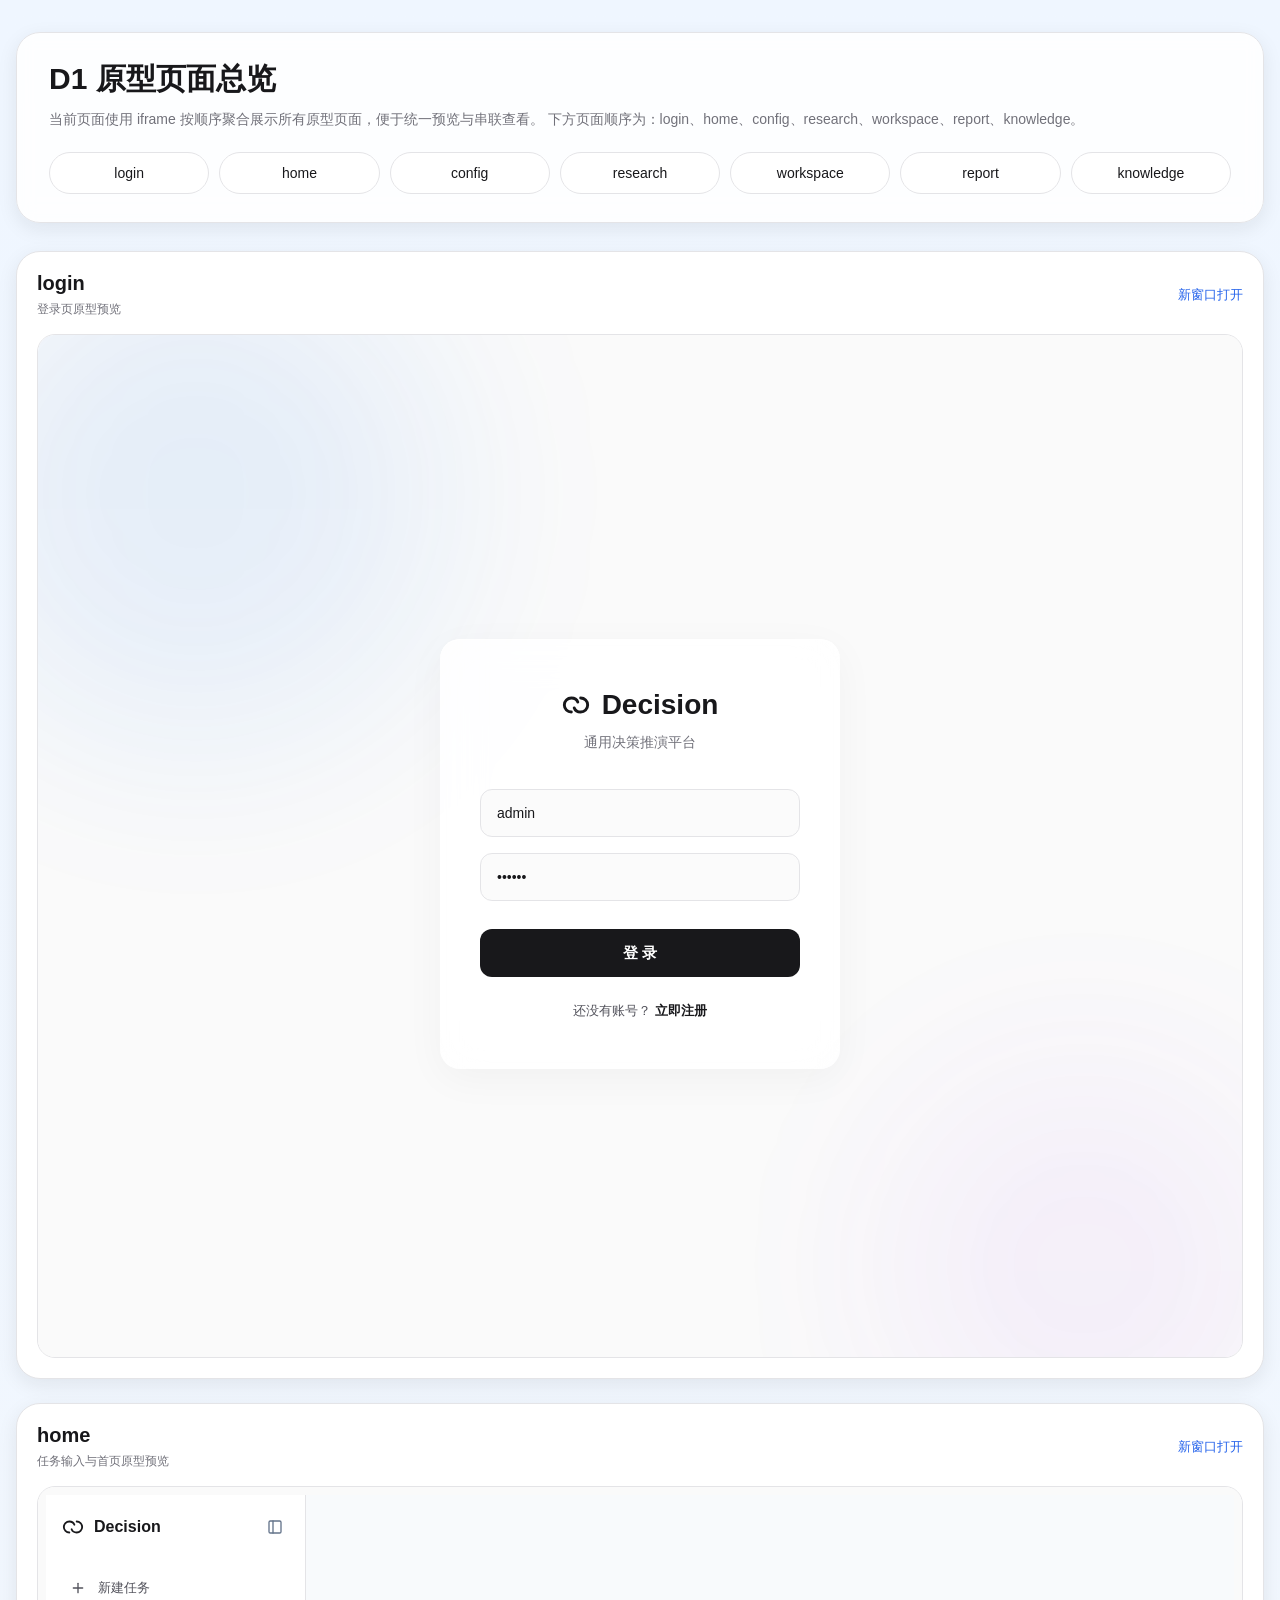
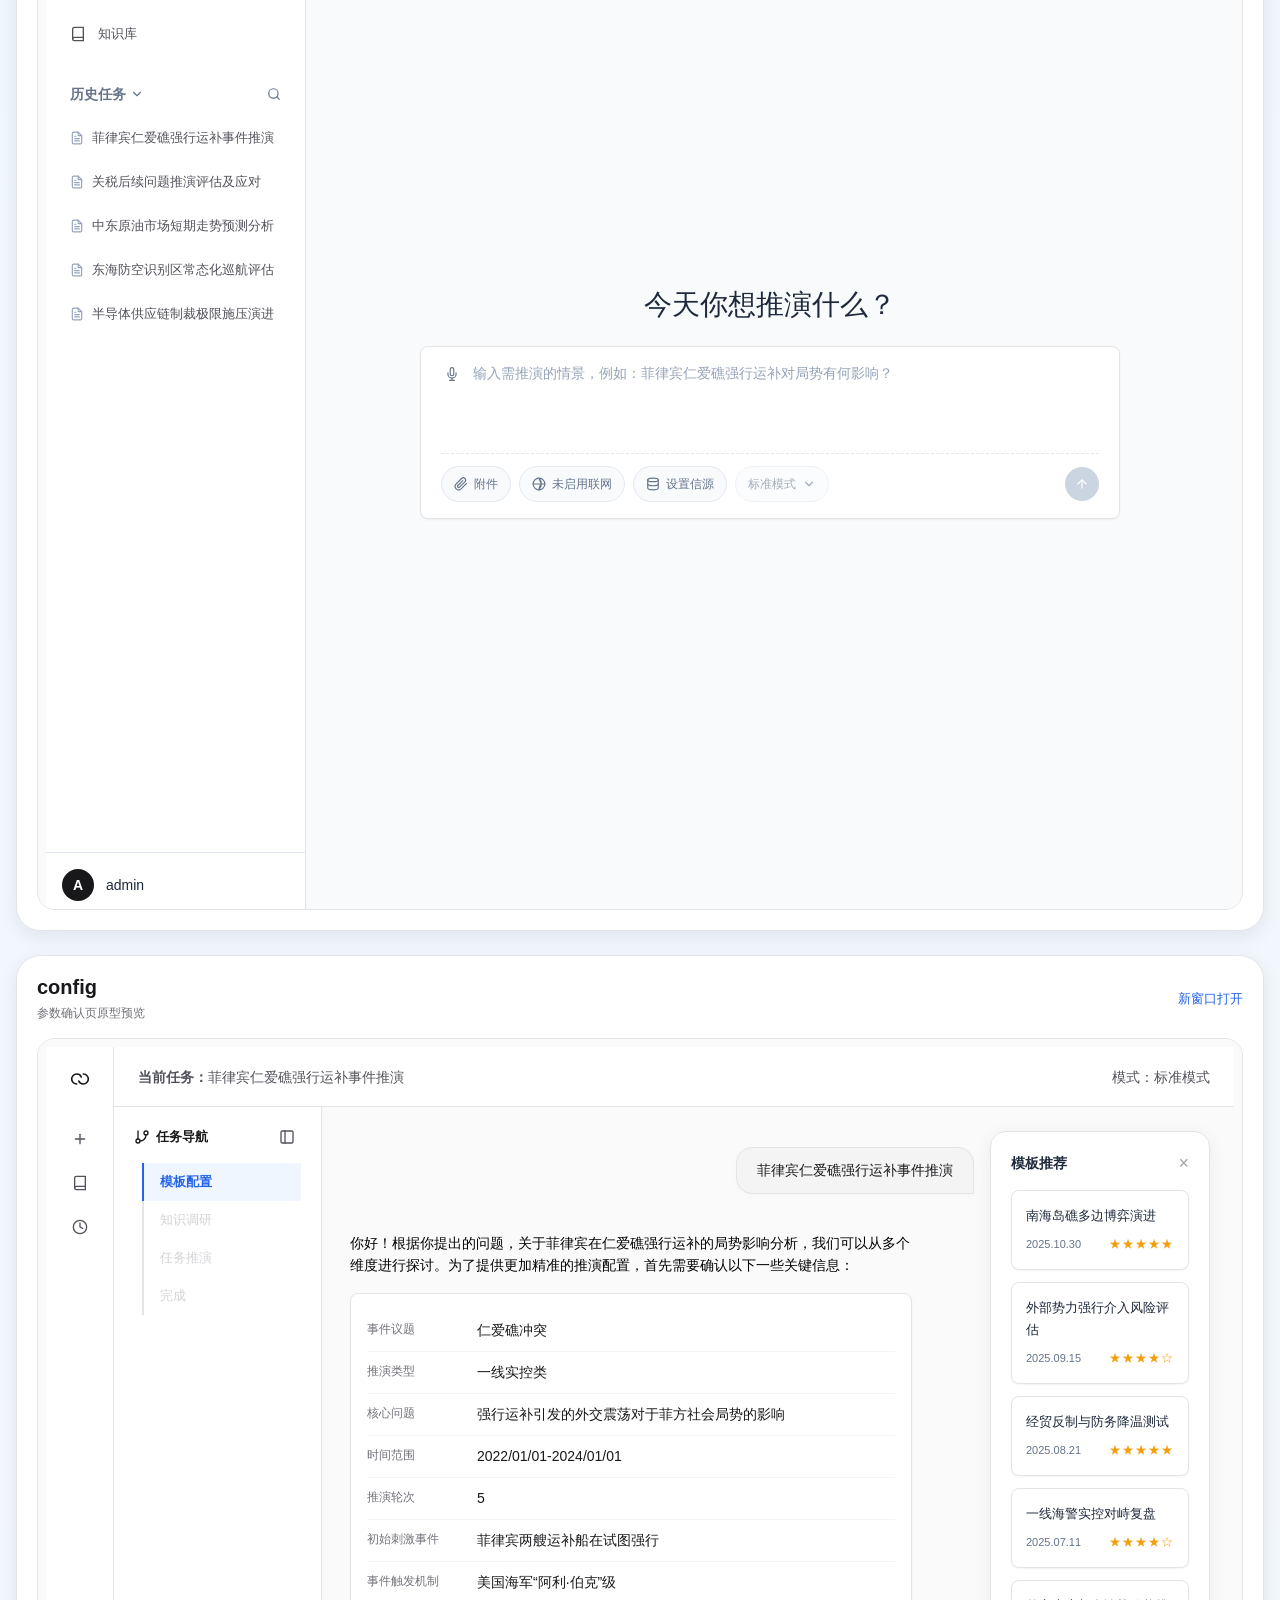
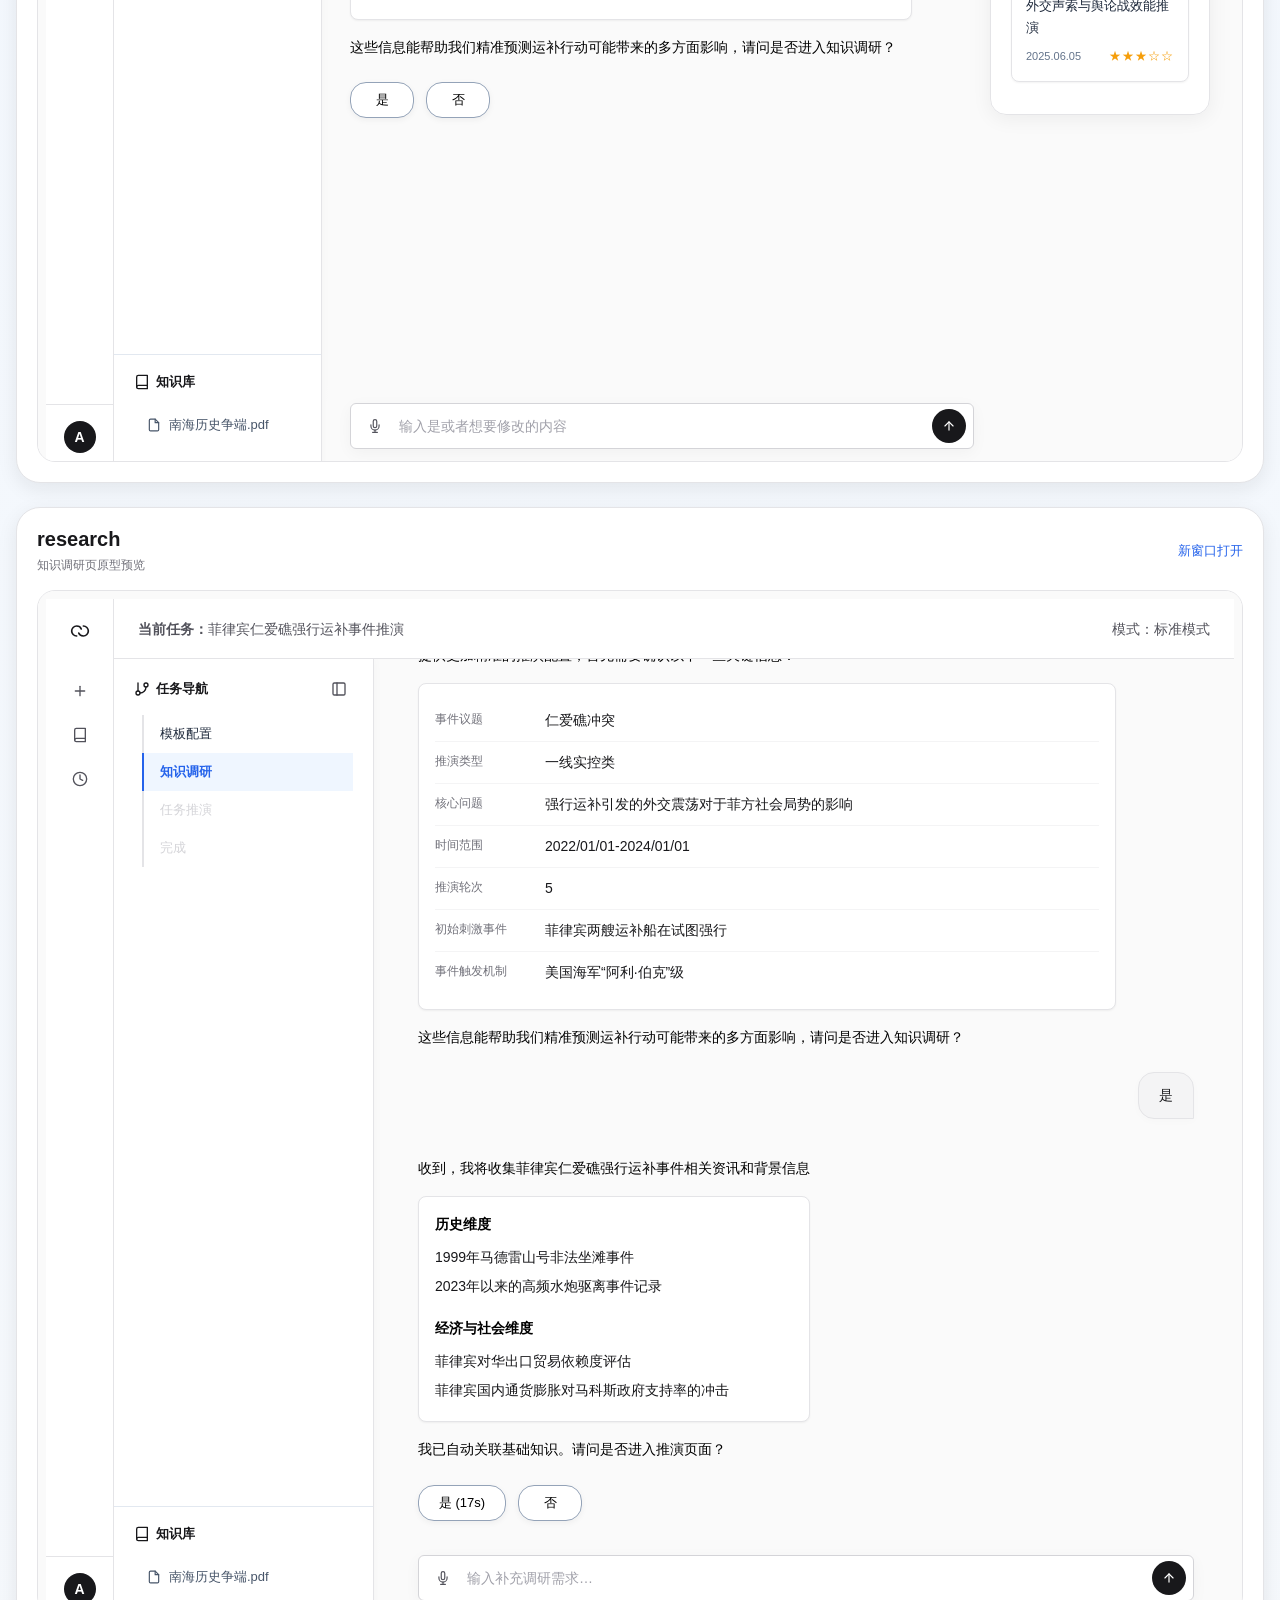
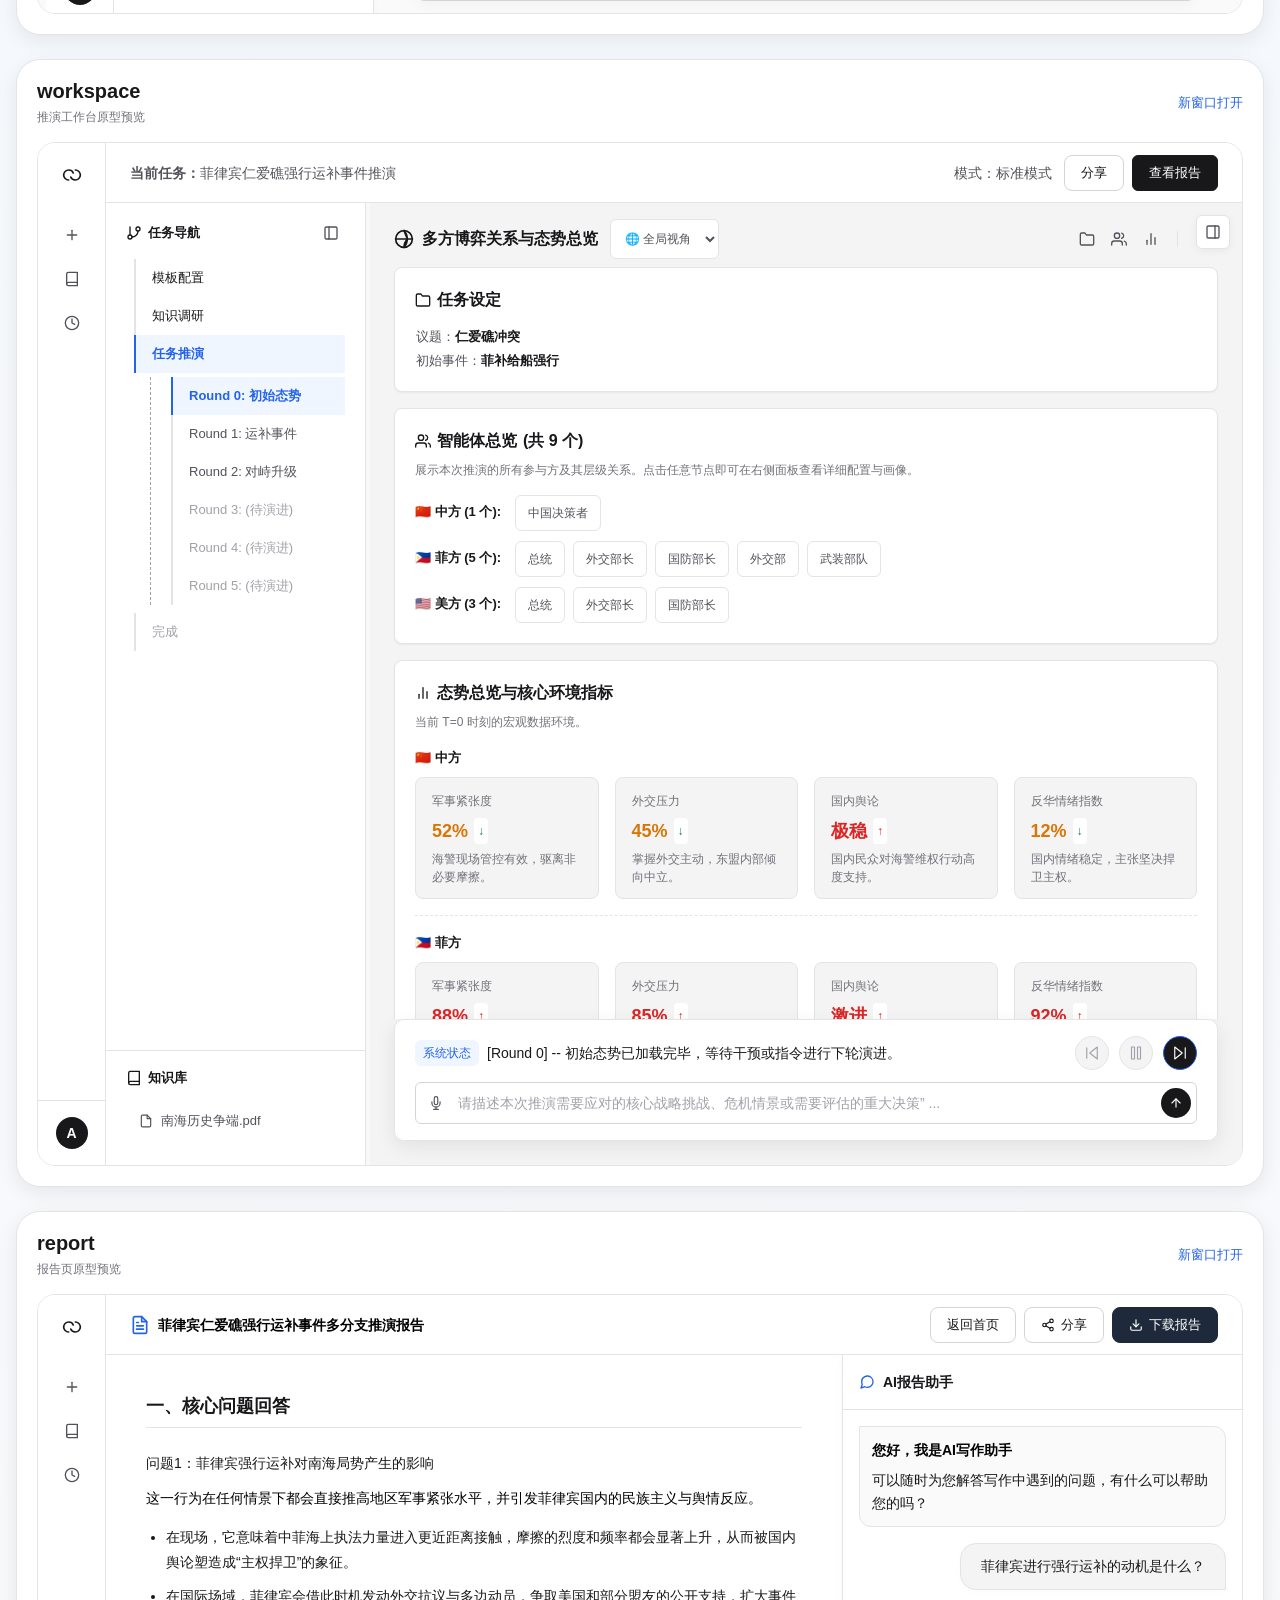
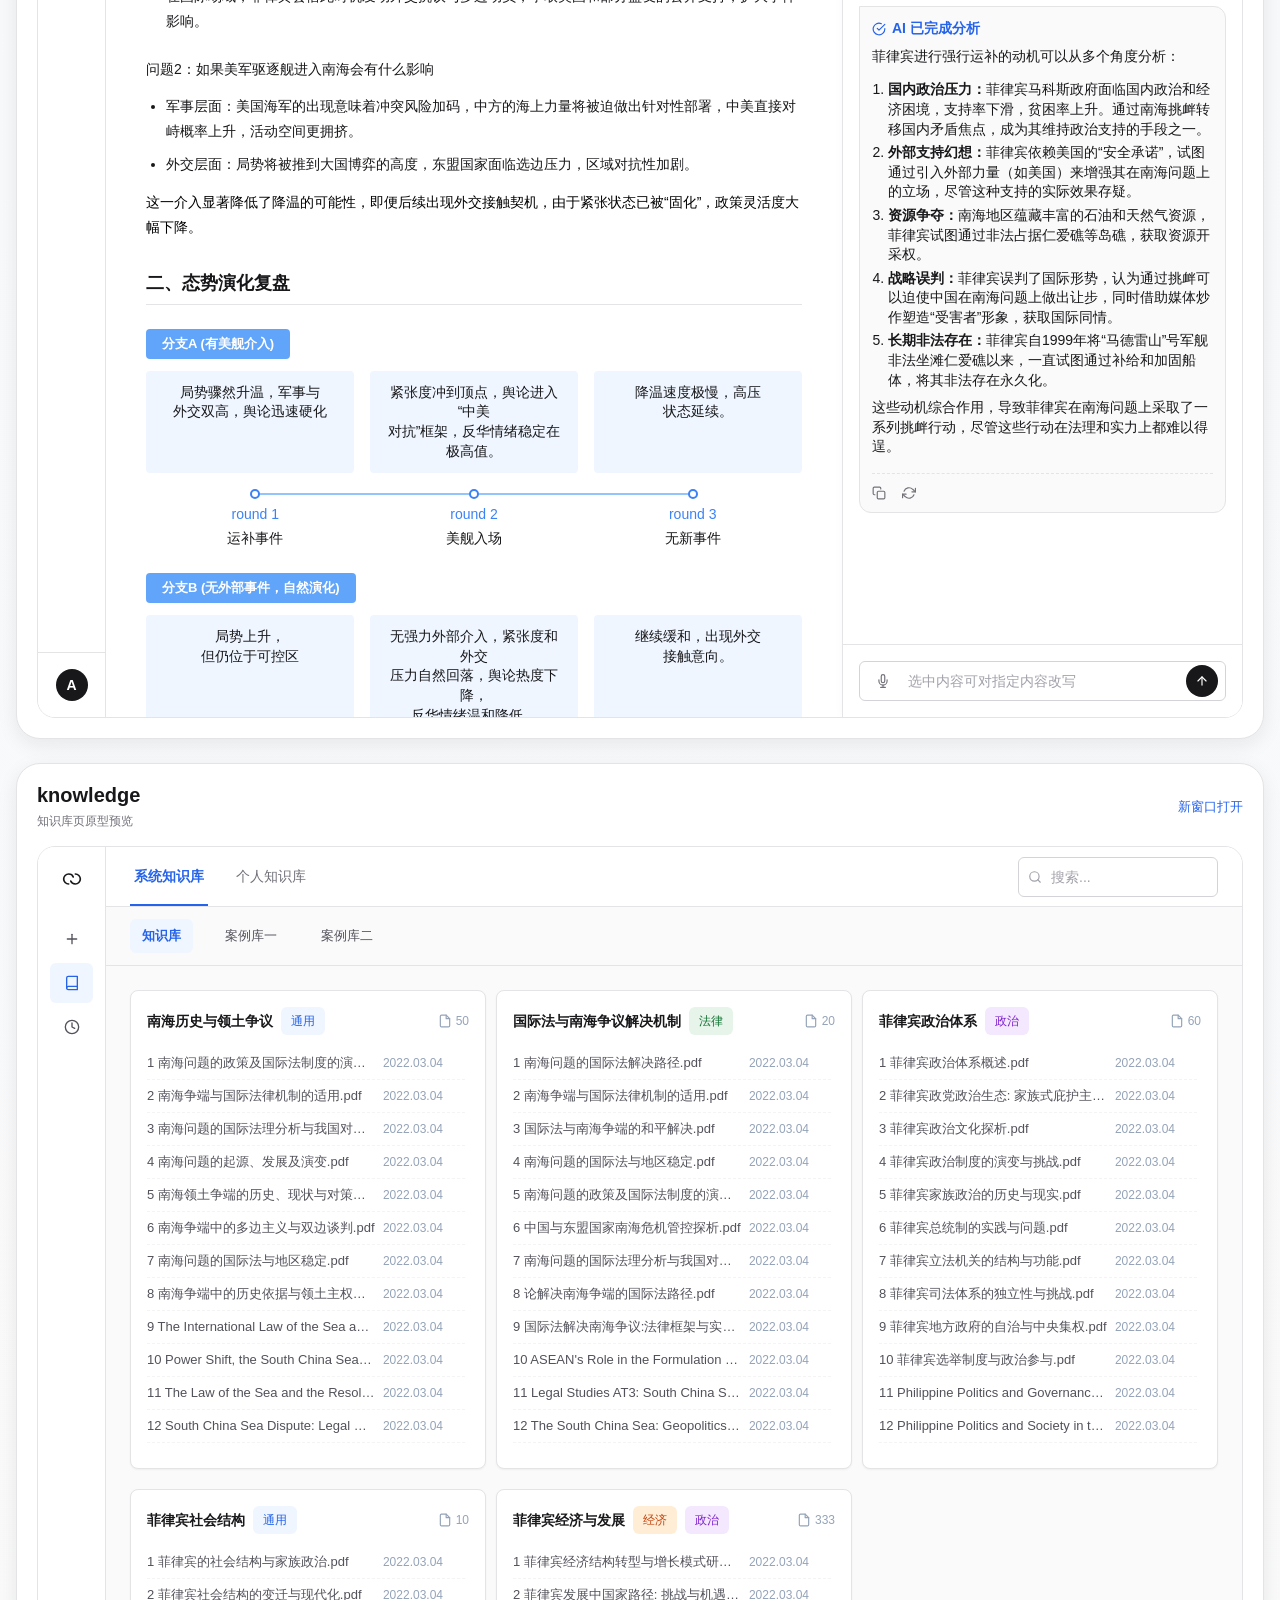
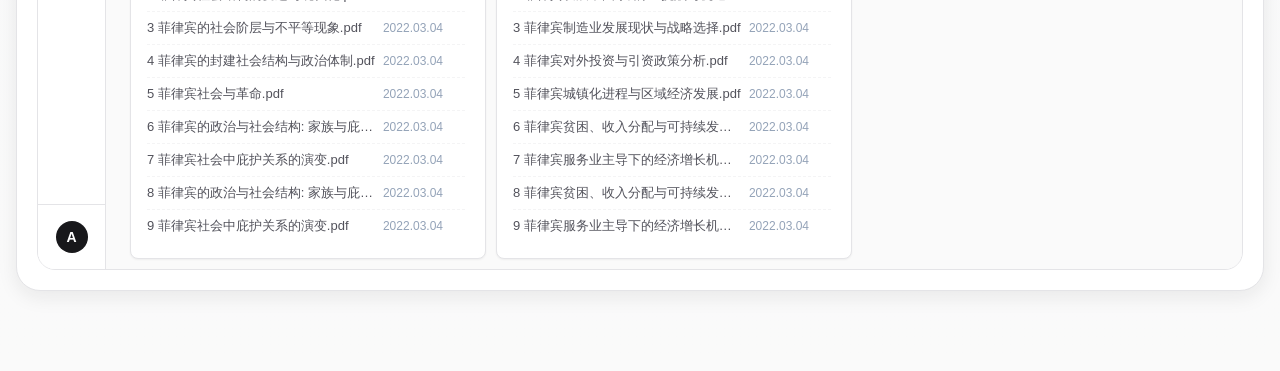
<file: prototype/index.html>
<!DOCTYPE html>
<html lang="zh-CN">
  <head>
    <meta charset="UTF-8" />
    <meta name="viewport" content="width=device-width, initial-scale=1.0" />
    <title>D1 原型总览</title>
    <link rel="icon" href="data:," />
    <link rel="stylesheet" crossorigin href="../assets/index-CdeIsOFc.css">
    <link rel="stylesheet" crossorigin href="../assets/components-r1HoO9zm.css">
  </head>
  <body data-page="prototype-index" data-prototype-page="index.html" data-react-route="/" data-current-state="prototype-overview">
    <main class="page" data-component="prototype-index-shell">
      <section class="hero" data-component="prototype-index-summary">
        <h1>D1 原型页面总览</h1>
        <p>
          当前页面使用 iframe 按顺序聚合展示所有原型页面，便于统一预览与串联查看。
          下方页面顺序为：login、home、config、research、workspace、report、knowledge。
        </p>
        <nav class="nav" data-component="prototype-page-nav">
          <a href="#login" data-component="prototype-page-anchor" data-route="/login" data-event="prototype.jump.login">login</a>
          <a href="#home" data-component="prototype-page-anchor" data-route="/home" data-event="prototype.jump.home">home</a>
          <a href="#config" data-component="prototype-page-anchor" data-route="/config" data-event="prototype.jump.config">config</a>
          <a href="#research" data-component="prototype-page-anchor" data-route="/research" data-event="prototype.jump.research">research</a>
          <a href="#workspace" data-component="prototype-page-anchor" data-route="/workspace" data-event="prototype.jump.workspace">workspace</a>
          <a href="#report" data-component="prototype-page-anchor" data-route="/report" data-event="prototype.jump.report">report</a>
          <a href="#knowledge" data-component="prototype-page-anchor" data-route="/knowledge" data-event="prototype.jump.knowledge">knowledge</a>
        </nav>
      </section>

      <section class="section" id="login" data-component="prototype-page-reference" data-page-ref="login" data-route="/login">
        <div class="section-header">
          <div>
            <h2 class="section-title">login</h2>
            <p class="section-desc">登录页原型预览</p>
          </div>
          <a class="section-link" href="login.html" data-event="prototype.open.login" data-route="/login" target="_blank" rel="noreferrer">新窗口打开</a>
        </div>
        <iframe src="login.html" title="login page preview" data-component="prototype-page-preview" data-route="/login"></iframe>
      </section>

      <section class="section" id="home" data-component="prototype-page-reference" data-page-ref="home" data-route="/home">
        <div class="section-header">
          <div>
            <h2 class="section-title">home</h2>
            <p class="section-desc">任务输入与首页原型预览</p>
          </div>
          <a class="section-link" href="home.html" data-event="prototype.open.home" data-route="/home" target="_blank" rel="noreferrer">新窗口打开</a>
        </div>
        <iframe src="home.html" title="home page preview" data-component="prototype-page-preview" data-route="/home"></iframe>
      </section>

      <section class="section" id="config" data-component="prototype-page-reference" data-page-ref="config" data-route="/config">
        <div class="section-header">
          <div>
            <h2 class="section-title">config</h2>
            <p class="section-desc">参数确认页原型预览</p>
          </div>
          <a class="section-link" href="config.html" data-event="prototype.open.config" data-route="/config" target="_blank" rel="noreferrer">新窗口打开</a>
        </div>
        <iframe src="config.html" title="config page preview" data-component="prototype-page-preview" data-route="/config"></iframe>
      </section>

      <section class="section" id="research" data-component="prototype-page-reference" data-page-ref="research" data-route="/research">
        <div class="section-header">
          <div>
            <h2 class="section-title">research</h2>
            <p class="section-desc">知识调研页原型预览</p>
          </div>
          <a class="section-link" href="research.html" data-event="prototype.open.research" data-route="/research" target="_blank" rel="noreferrer">新窗口打开</a>
        </div>
        <iframe src="research.html" title="research page preview" data-component="prototype-page-preview" data-route="/research"></iframe>
      </section>

      <section class="section" id="workspace" data-component="prototype-page-reference" data-page-ref="workspace" data-route="/workspace">
        <div class="section-header">
          <div>
            <h2 class="section-title">workspace</h2>
            <p class="section-desc">推演工作台原型预览</p>
          </div>
          <a class="section-link" href="workspace.html" data-event="prototype.open.workspace" data-route="/workspace" target="_blank" rel="noreferrer">新窗口打开</a>
        </div>
        <iframe src="workspace.html" title="workspace page preview" data-component="prototype-page-preview" data-route="/workspace"></iframe>
      </section>

      <section class="section" id="report" data-component="prototype-page-reference" data-page-ref="report" data-route="/report">
        <div class="section-header">
          <div>
            <h2 class="section-title">report</h2>
            <p class="section-desc">报告页原型预览</p>
          </div>
          <a class="section-link" href="report.html" data-event="prototype.open.report" data-route="/report" target="_blank" rel="noreferrer">新窗口打开</a>
        </div>
        <iframe src="report.html" title="report page preview" data-component="prototype-page-preview" data-route="/report"></iframe>
      </section>

      <section class="section" id="knowledge" data-component="prototype-page-reference" data-page-ref="knowledge" data-route="/knowledge">
        <div class="section-header">
          <div>
            <h2 class="section-title">knowledge</h2>
            <p class="section-desc">知识库页原型预览</p>
          </div>
          <a class="section-link" href="knowledge.html" data-event="prototype.open.knowledge" data-route="/knowledge" target="_blank" rel="noreferrer">新窗口打开</a>
        </div>
        <iframe src="knowledge.html" title="knowledge page preview" data-component="prototype-page-preview" data-route="/knowledge"></iframe>
      </section>
    </main>
  </body>
</html>
</file>
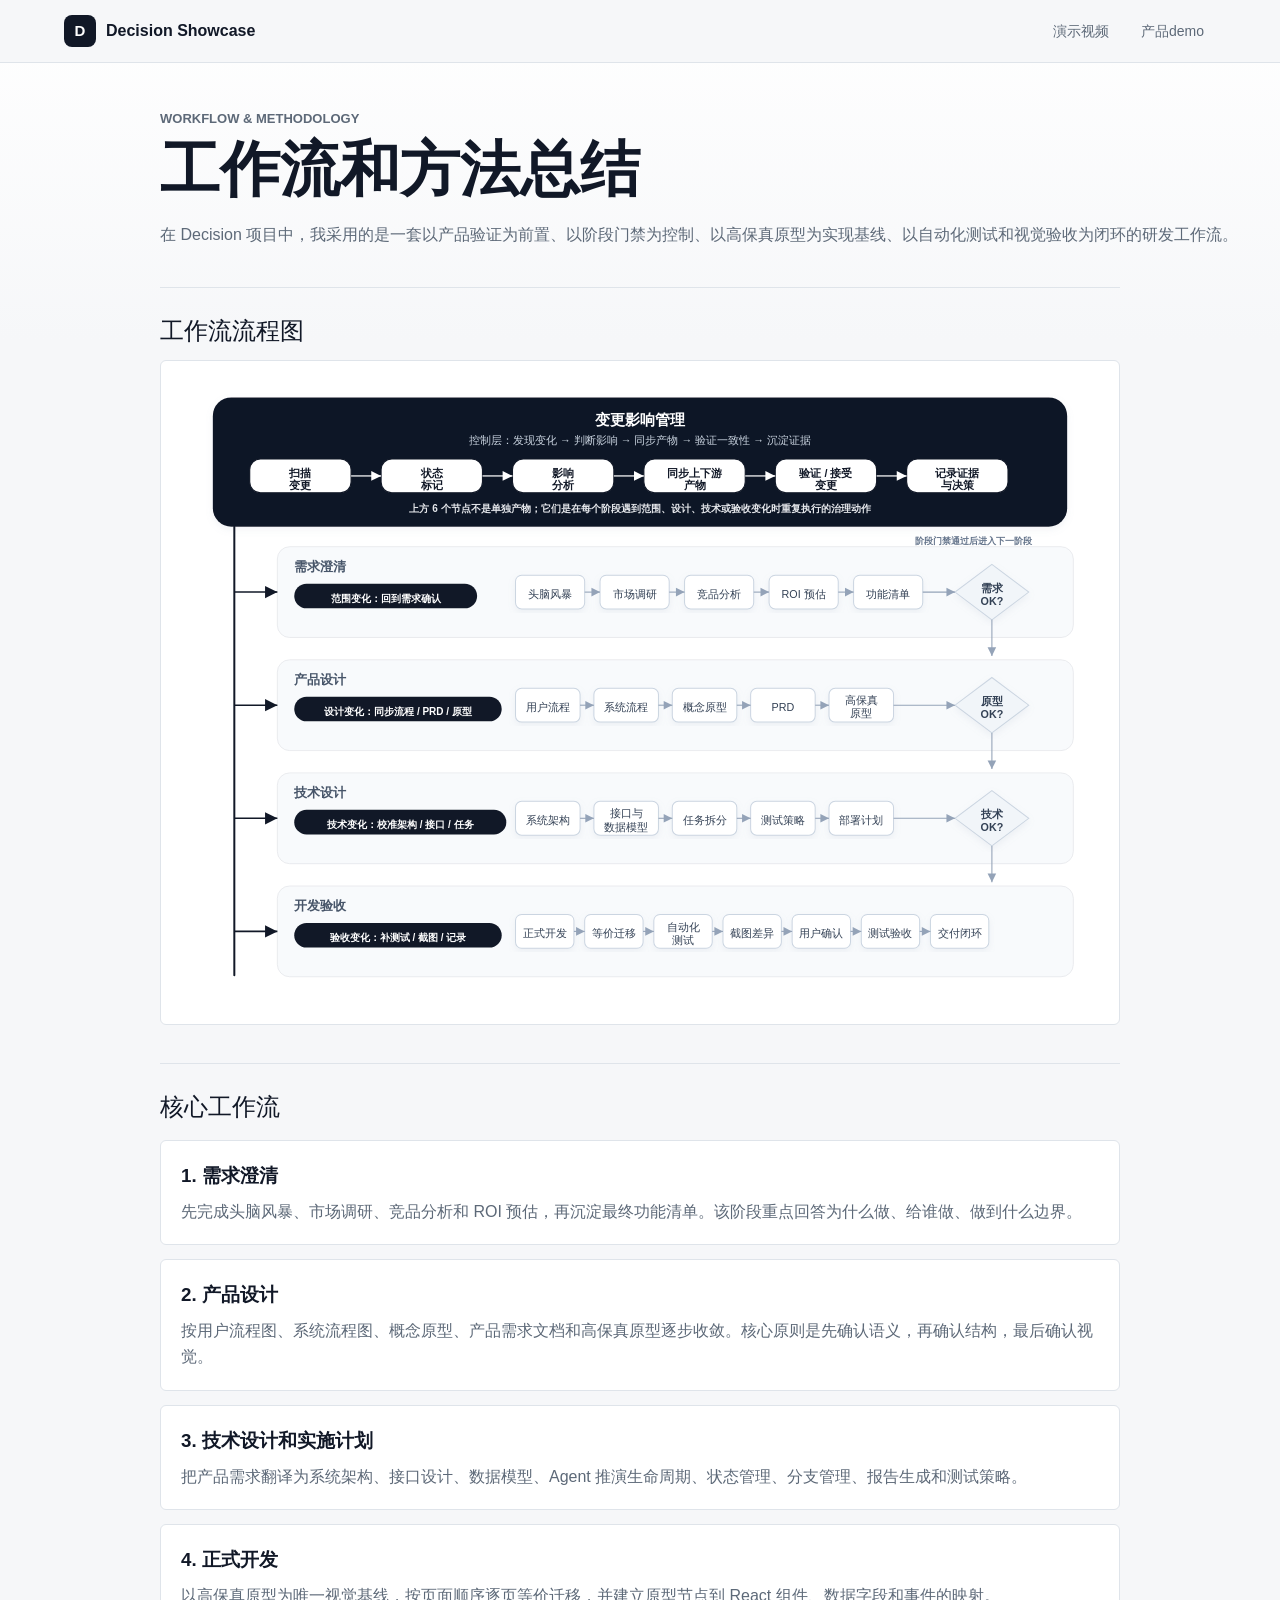
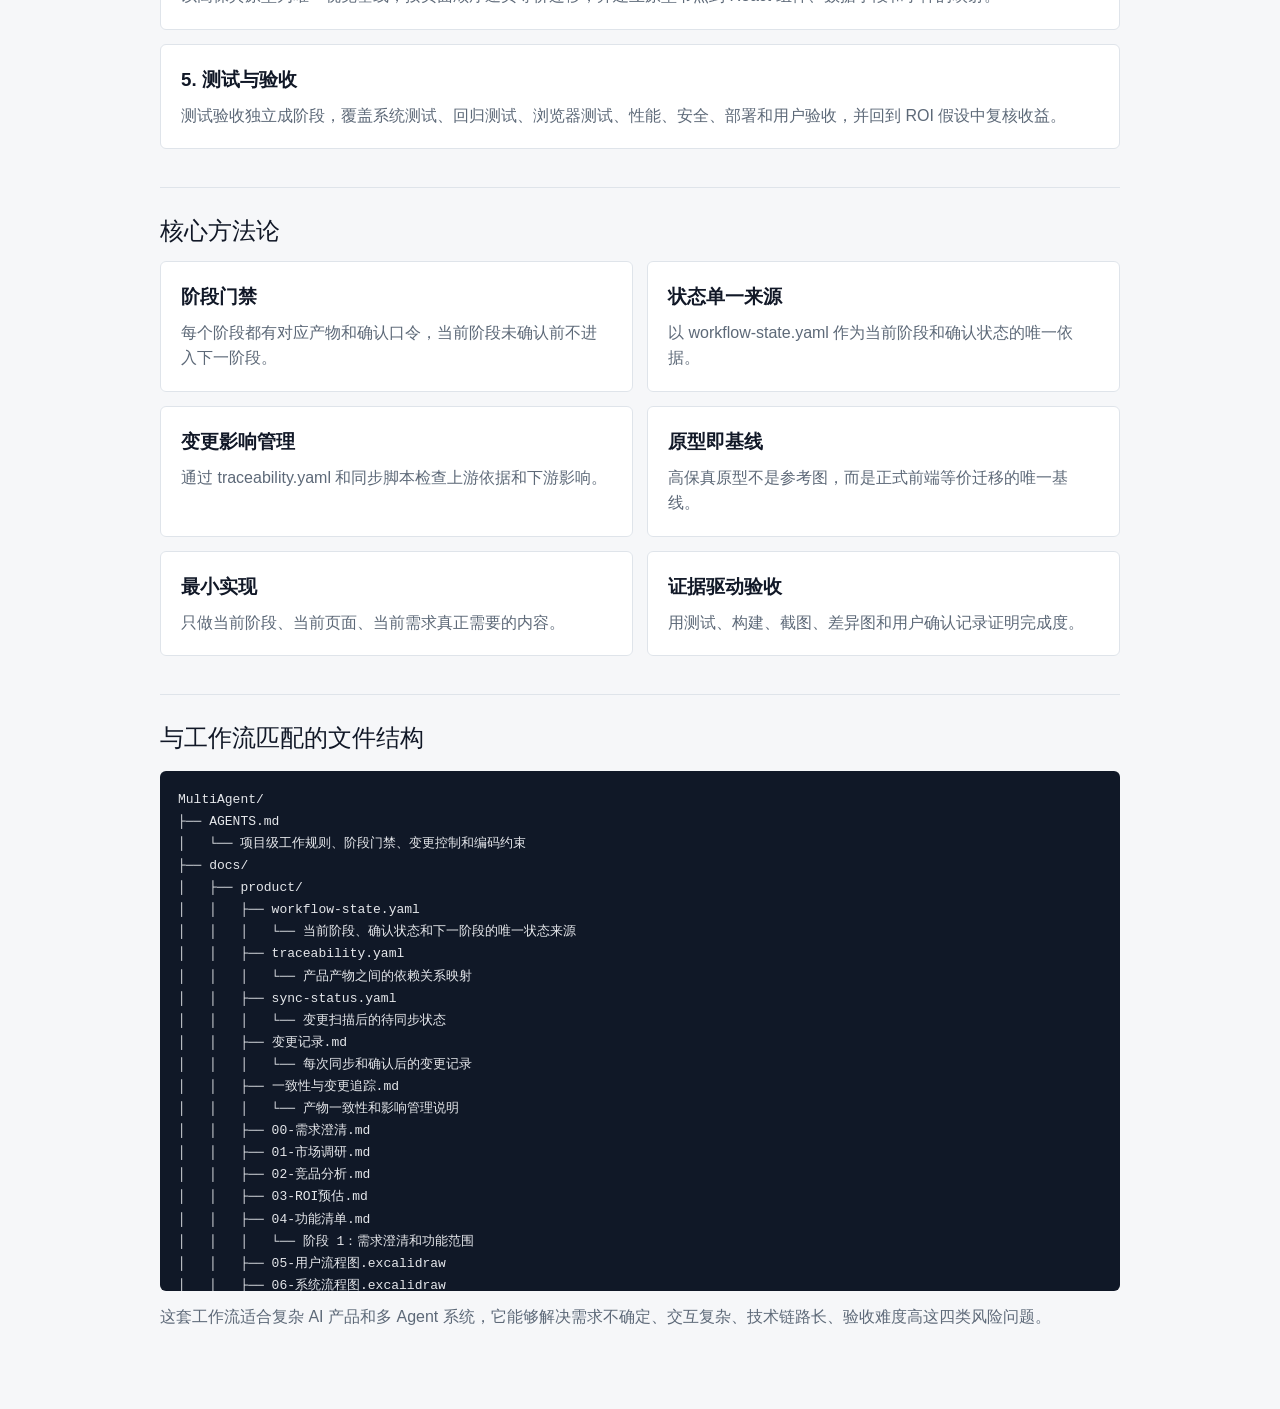
<file: docs/workflow.html>
<!doctype html>
<html lang="zh-CN">
  <head>
    <meta charset="utf-8" />
    <meta name="viewport" content="width=device-width, initial-scale=1" />
    <title>工作流和方法总结</title>
    <link rel="stylesheet" href="../assets/showcase.css" />
  </head>
  <body>
    <header class="site-header">
      <a class="brand" href="../index.html" aria-label="返回首页">
        <span class="brand-mark">D</span>
        <span>Decision Showcase</span>
      </a>
      <nav class="top-nav" aria-label="展示导航">
        <a href="../index.html#demo">演示视频</a>
        <a href="../prototype/index.html">产品demo</a>
      </nav>
    </header>

    <main class="article-layout">
      <article class="article">
        <p class="eyebrow">Workflow & Methodology</p>
        <h1>工作流和方法总结</h1>
        <p class="lead">
          在 Decision 项目中，我采用的是一套以产品验证为前置、以阶段门禁为控制、以高保真原型为实现基线、以自动化测试和视觉验收为闭环的研发工作流。
        </p>

        <h2>工作流流程图</h2>
        <button class="flowchart-open" type="button" aria-label="打开工作流流程图大图">
          <img class="flowchart-image" src="../assets/workflow-flowchart.svg" alt="Decision 项目核心工作流流程图" />
        </button>

        <h2>核心工作流</h2>
        <section class="method-block">
          <h3>1. 需求澄清</h3>
          <p>先完成头脑风暴、市场调研、竞品分析和 ROI 预估，再沉淀最终功能清单。该阶段重点回答为什么做、给谁做、做到什么边界。</p>
        </section>
        <section class="method-block">
          <h3>2. 产品设计</h3>
          <p>按用户流程图、系统流程图、概念原型、产品需求文档和高保真原型逐步收敛。核心原则是先确认语义，再确认结构，最后确认视觉。</p>
        </section>
        <section class="method-block">
          <h3>3. 技术设计和实施计划</h3>
          <p>把产品需求翻译为系统架构、接口设计、数据模型、Agent 推演生命周期、状态管理、分支管理、报告生成和测试策略。</p>
        </section>
        <section class="method-block">
          <h3>4. 正式开发</h3>
          <p>以高保真原型为唯一视觉基线，按页面顺序逐页等价迁移，并建立原型节点到 React 组件、数据字段和事件的映射。</p>
        </section>
        <section class="method-block">
          <h3>5. 测试与验收</h3>
          <p>测试验收独立成阶段，覆盖系统测试、回归测试、浏览器测试、性能、安全、部署和用户验收，并回到 ROI 假设中复核收益。</p>
        </section>

        <h2>核心方法论</h2>
        <div class="principles">
          <div>
            <h3>阶段门禁</h3>
            <p>每个阶段都有对应产物和确认口令，当前阶段未确认前不进入下一阶段。</p>
          </div>
          <div>
            <h3>状态单一来源</h3>
            <p>以 workflow-state.yaml 作为当前阶段和确认状态的唯一依据。</p>
          </div>
          <div>
            <h3>变更影响管理</h3>
            <p>通过 traceability.yaml 和同步脚本检查上游依据和下游影响。</p>
          </div>
          <div>
            <h3>原型即基线</h3>
            <p>高保真原型不是参考图，而是正式前端等价迁移的唯一基线。</p>
          </div>
          <div>
            <h3>最小实现</h3>
            <p>只做当前阶段、当前页面、当前需求真正需要的内容。</p>
          </div>
          <div>
            <h3>证据驱动验收</h3>
            <p>用测试、构建、截图、差异图和用户确认记录证明完成度。</p>
          </div>
        </div>

        <h2>与工作流匹配的文件结构</h2>
        <pre class="tree"><code>MultiAgent/
├── AGENTS.md
│   └── 项目级工作规则、阶段门禁、变更控制和编码约束
├── docs/
│   ├── product/
│   │   ├── workflow-state.yaml
│   │   │   └── 当前阶段、确认状态和下一阶段的唯一状态来源
│   │   ├── traceability.yaml
│   │   │   └── 产品产物之间的依赖关系映射
│   │   ├── sync-status.yaml
│   │   │   └── 变更扫描后的待同步状态
│   │   ├── 变更记录.md
│   │   │   └── 每次同步和确认后的变更记录
│   │   ├── 一致性与变更追踪.md
│   │   │   └── 产物一致性和影响管理说明
│   │   ├── 00-需求澄清.md
│   │   ├── 01-市场调研.md
│   │   ├── 02-竞品分析.md
│   │   ├── 03-ROI预估.md
│   │   ├── 04-功能清单.md
│   │   │   └── 阶段 1：需求澄清和功能范围
│   │   ├── 05-用户流程图.excalidraw
│   │   ├── 06-系统流程图.excalidraw
│   │   ├── 07-概念原型.html
│   │   ├── 08-产品需求文档.md
│   │   ├── 09-高保真原型/
│   │   │   ├── login.html
│   │   │   ├── home.html
│   │   │   ├── config.html
│   │   │   ├── research.html
│   │   │   ├── workspace.html
│   │   │   ├── report.html
│   │   │   ├── knowledge.html
│   │   │   ├── src/
│   │   │   ├── verification/
│   │   │   ├── baseline-manifest.json
│   │   │   └── updatelog.md
│   │   │       └── 阶段 2：从流程、PRD 到高保真原型的正式设计产物
│   │   ├── 10-系统设计文档_v3.md
│   │   │   └── 阶段 3：技术架构、接口、数据模型和实施计划
│   │   └── 11-开发记录.md
│   │       └── 阶段 4：逐页开发、映射关系、测试结果和验收记录
│   └── superpowers/
│       └── plans/
│           └── 实施计划和阶段性开发计划
├── scripts/
│   ├── product-sync.mjs
│   ├── product-sync-state.mjs
│   ├── excalidraw-user-flow.mjs
│   └── install-product-sync-watcher.sh
│       └── 产品同步、状态扫描、流程图检查和监听器脚本
├── tests/
│   ├── product-sync-state.test.mjs
│   └── excalidraw-user-flow.test.mjs
│       └── 产品治理脚本和流程图规范的自动化测试
├── apps/
│   ├── web/
│   │   ├── src/
│   │   └── verification/
│   │       └── 正式前端代码、页面测试、原型截图、实现截图和差异图
│   └── api/
│       ├── app/
│       └── tests/
│           └── 后端 API、状态管理、推演逻辑和后端测试
├── data/
│   └── 运行数据和项目数据
├── config/
│   └── 项目配置
└── 成果展示/
    ├── demo录屏.mov
    └── 工作流和方法总结.md
        └── 展示材料，集中呈现工作流、方法论、流程图和文件结构</code></pre>

        <p class="closing-note">
          这套工作流适合复杂 AI 产品和多 Agent 系统，它能够解决需求不确定、交互复杂、技术链路长、验收难度高这四类风险问题。
        </p>
      </article>
    </main>
    <div class="flowchart-modal" hidden>
      <div class="flowchart-modal-bar">
        <button type="button" data-zoom-out>缩小</button>
        <button type="button" data-zoom-in>放大</button>
        <button type="button" data-close>关闭</button>
      </div>
      <div class="flowchart-modal-stage">
        <img class="flowchart-modal-image" src="../assets/workflow-flowchart.svg" alt="Decision 项目核心工作流流程图大图" />
      </div>
    </div>
    <script>
      const modal = document.querySelector(".flowchart-modal");
      const modalImage = document.querySelector(".flowchart-modal-image");
      const modalStage = document.querySelector(".flowchart-modal-stage");
      let flowchartScale = 1;

      function setFlowchartScale(nextScale) {
        flowchartScale = Math.min(2.2, Math.max(0.5, nextScale));
        modalImage.style.transform = `scale(${flowchartScale})`;
      }

      document.querySelector(".flowchart-open").addEventListener("click", () => {
        modal.hidden = false;
        setFlowchartScale(1);
        modalStage.scrollTo({ left: 0, top: 0 });
      });

      modal.querySelector("[data-close]").addEventListener("click", () => {
        modal.hidden = true;
      });

      modal.querySelector("[data-zoom-in]").addEventListener("click", () => {
        setFlowchartScale(flowchartScale + 0.25);
      });

      modal.querySelector("[data-zoom-out]").addEventListener("click", () => {
        setFlowchartScale(flowchartScale - 0.25);
      });

      modal.addEventListener("click", (event) => {
        if (event.target === modal) {
          modal.hidden = true;
        }
      });
    </script>
  </body>
</html>
</file>
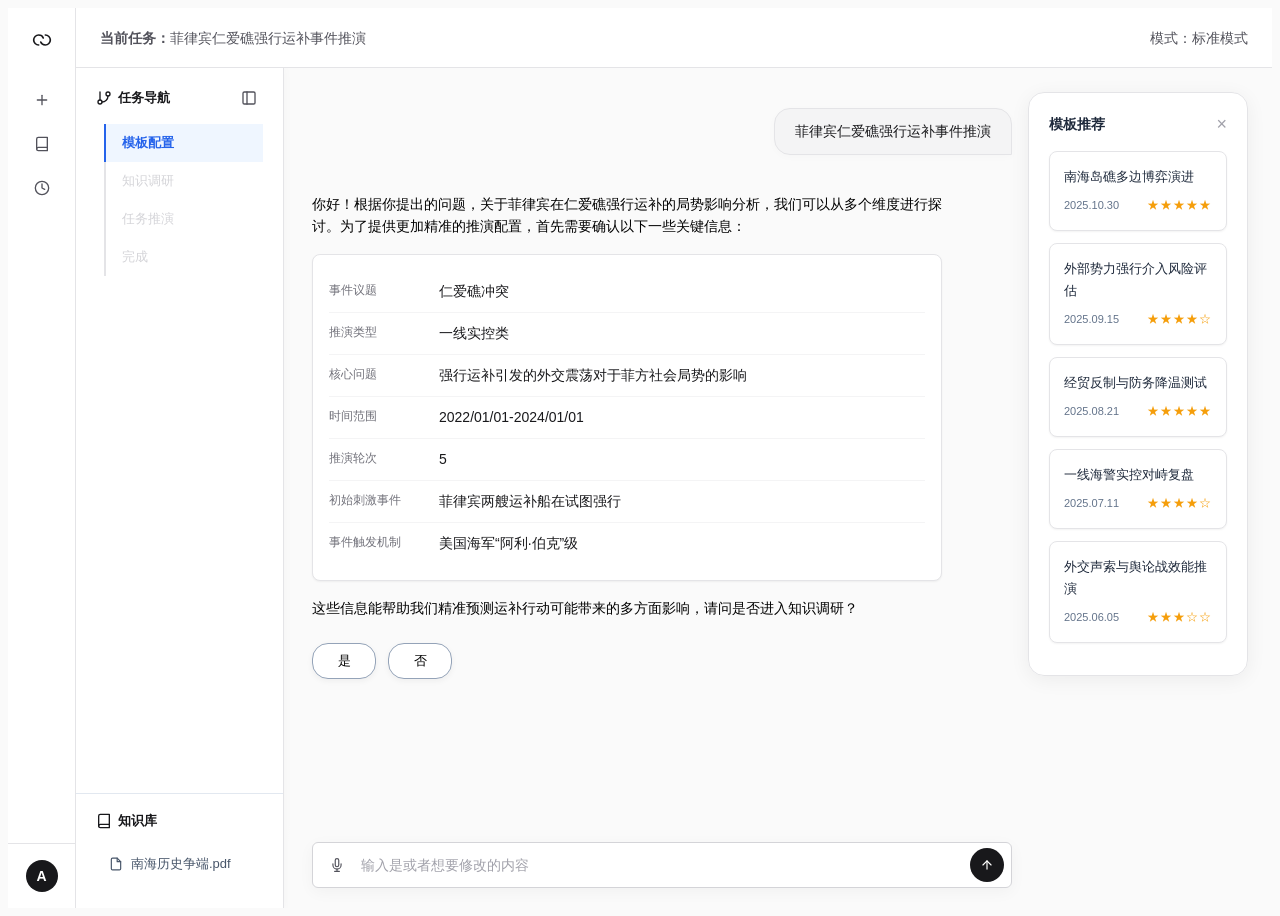
<file: prototype/config.html>
<!DOCTYPE html>
<html lang="zh-CN">
<head>
<meta charset="UTF-8">
<title>任务配置 - 参数确认 - Decision</title>
<link rel="icon" href="data:," />
  <script type="module" crossorigin src="../assets/config-BqGkd1It.js"></script>
  <link rel="modulepreload" crossorigin href="../assets/modulepreload-polyfill-B5Qt9EMX.js">
  <link rel="stylesheet" crossorigin href="../assets/config-DH0jK6OE.css">
  <link rel="stylesheet" crossorigin href="../assets/components-r1HoO9zm.css">
</head>
<body data-page="config" data-prototype-page="config.html" data-react-route="/config" data-current-state="configuration">

<!-- 左侧工具栏默认收起 -->
<div class="global-toolbar" id="toolbar" data-component="app-sidebar" data-state="collapsed">
  <div class="tb-header">
    <a href="home.html" class="tb-logo-box" title="Decision 首页">
      <svg class="icon icon-lg" style="color:var(--primary-black);" viewBox="0 0 24 24" stroke="currentColor" stroke-width="2"><path d="M8 18C4.686 18 2 15.314 2 12c0-3.314 2.686-6 6-6 2.5 0 4.8 1.5 5.5 3.5" /><path d="M16 6c3.314 0 6 2.686 6 6 0 3.314-2.686 6-6 6-2.5 0-4.8-1.5-5.5-3.5" /></svg>
      <span>Decision</span>
    </a>
    <button id="sidebar-toggle-btn" class="sidebar-toggle" onclick="toggleToolbar()" title="展开边栏" data-event="sidebar.toggle">
      <svg class="icon" viewBox="0 0 24 24"><rect x="3" y="3" width="18" height="18" rx="2" ry="2"></rect><line x1="9" y1="3" x2="9" y2="21"></line></svg>
    </button>
  </div>
  <div class="tb-nav">
    <a href="home.html" class="tb-item" data-event="task.create.open" data-route="/home">
      <svg class="icon" viewBox="0 0 24 24"><line x1="12" y1="5" x2="12" y2="19"></line><line x1="5" y1="12" x2="19" y2="12"></line></svg>
      <span>新建任务</span>
    </a>
    <a href="knowledge.html" class="tb-item" data-event="knowledge.open" data-route="/knowledge">
      <svg class="icon" viewBox="0 0 24 24"><path d="M4 19.5A2.5 2.5 0 0 1 6.5 17H20"></path><path d="M6.5 2H20v20H6.5A2.5 2.5 0 0 1 4 19.5v-15A2.5 2.5 0 0 1 6.5 2z"></path></svg>
      <span>知识库</span>
    </a>
    <div class="tb-item collapsed-history-btn" onclick="toggleToolbar()" title="历史任务" data-event="history.open-sidebar">
      <svg class="icon" viewBox="0 0 24 24"><circle cx="12" cy="12" r="10"></circle><polyline points="12 6 12 12 16 14"></polyline></svg>
    </div>
  </div>

  <div class="history-section">
    <div class="history-header">
      <div style="display: flex; align-items: center; gap: 4px; cursor: pointer;" onclick="toggleHistoryList()" data-event="history.toggle">
        <span>历史任务</span>
        <svg id="history-arrow" class="icon icon-sm history-arrow-icon" viewBox="0 0 24 24"><polyline points="6 9 12 15 18 9"></polyline></svg>
      </div>
      <svg class="icon icon-sm" style="cursor: pointer;" viewBox="0 0 24 24"><circle cx="11" cy="11" r="8"></circle><line x1="21" y1="21" x2="16.65" y2="16.65"></line></svg>
    </div>
    <div class="history-list" id="history-list-container">
      <div class="hist-item" onclick="window.location.href='workspace.html'" data-event="history.open-workspace" data-route="/workspace">
        <svg class="icon icon-sm" style="color: #94A3B8;" viewBox="0 0 24 24"><path d="M14 2H6a2 2 0 0 0-2 2v16a2 2 0 0 0 2 2h12a2 2 0 0 0 2-2V8z"></path><polyline points="14 2 14 8 20 8"></polyline><line x1="16" y1="13" x2="8" y2="13"></line><line x1="16" y1="17" x2="8" y2="17"></line><polyline points="10 9 9 9 8 9"></polyline></svg>
        菲律宾仁爱礁强行运补事件推演
      </div>
      <div class="hist-item">
        <svg class="icon icon-sm" style="color: #94A3B8;" viewBox="0 0 24 24"><path d="M14 2H6a2 2 0 0 0-2 2v16a2 2 0 0 0 2 2h12a2 2 0 0 0 2-2V8z"></path><polyline points="14 2 14 8 20 8"></polyline><line x1="16" y1="13" x2="8" y2="13"></line><line x1="16" y1="17" x2="8" y2="17"></line><polyline points="10 9 9 9 8 9"></polyline></svg>
        关税后续问题推演评估及应对
      </div>
      <div class="hist-item">
        <svg class="icon icon-sm" style="color: #94A3B8;" viewBox="0 0 24 24"><path d="M14 2H6a2 2 0 0 0-2 2v16a2 2 0 0 0 2 2h12a2 2 0 0 0 2-2V8z"></path><polyline points="14 2 14 8 20 8"></polyline><line x1="16" y1="13" x2="8" y2="13"></line><line x1="16" y1="17" x2="8" y2="17"></line><polyline points="10 9 9 9 8 9"></polyline></svg>
        中东原油市场短期走势预测分析
      </div>
      <div class="hist-item">
        <svg class="icon icon-sm" style="color: #94A3B8;" viewBox="0 0 24 24"><path d="M14 2H6a2 2 0 0 0-2 2v16a2 2 0 0 0 2 2h12a2 2 0 0 0 2-2V8z"></path><polyline points="14 2 14 8 20 8"></polyline><line x1="16" y1="13" x2="8" y2="13"></line><line x1="16" y1="17" x2="8" y2="17"></line><polyline points="10 9 9 9 8 9"></polyline></svg>
        东海防空识别区常态化巡航评估
      </div>
      <div class="hist-item">
        <svg class="icon icon-sm" style="color: #94A3B8;" viewBox="0 0 24 24"><path d="M14 2H6a2 2 0 0 0-2 2v16a2 2 0 0 0 2 2h12a2 2 0 0 0 2-2V8z"></path><polyline points="14 2 14 8 20 8"></polyline><line x1="16" y1="13" x2="8" y2="13"></line><line x1="16" y1="17" x2="8" y2="17"></line><polyline points="10 9 9 9 8 9"></polyline></svg>
        半导体供应链制裁极限施压演进
      </div>
    </div>
  </div>
  
  <!-- 底部用户信息区 -->
  <div class="user-profile">
    <div class="avatar">A</div>
    <div class="user-name">admin</div>
  </div>
</div>

<div class="wrapper" data-component="configuration-shell">
  <div class="header">
    <div><b>当前任务：</b>菲律宾仁爱礁强行运补事件推演</div>
    <div>模式：标准模式</div>
  </div>

  <div class="ws-body" data-component="configuration-workspace">

    <!-- 呼出左侧边栏的悬浮按钮 -->
    <button class="expand-tab-left panel-btn" onclick="toggleLeftSidebar()" title="展开任务面板" data-event="configuration.sidebar.expand">
      <svg class="icon" viewBox="0 0 24 24"><rect x="3" y="3" width="18" height="18" rx="2" ry="2"></rect><line x1="9" y1="3" x2="9" y2="21"></line></svg>
    </button>
    
    <!-- 左侧面板（恢复流式布局，同 workspace） -->
    <div class="ws-left" id="ws-left" data-component="task-progress-sidebar" data-state="expanded">
      <!-- 模块一：任务导航 -->
      <div class="panel-section" style="flex:1; overflow-y:auto; border-bottom: 1px solid #E2E8F0;">
        <div class="panel-title">
          <span class="panel-title-text"><svg class="icon" viewBox="0 0 24 24"><line x1="6" y1="3" x2="6" y2="15"></line><circle cx="18" cy="6" r="3"></circle><circle cx="6" cy="18" r="3"></circle><path d="M18 9a9 9 0 0 1-9 9"></path></svg> 任务导航</span>
          <button class="panel-btn" onclick="toggleLeftSidebar()" title="收起面板" data-event="configuration.sidebar.collapse">
            <svg class="icon" viewBox="0 0 24 24"><rect x="3" y="3" width="18" height="18" rx="2" ry="2"></rect><line x1="9" y1="3" x2="9" y2="21"></line></svg>
          </button>
        </div>
        
        <div class="tree-node active" style="font-weight: bold; color: var(--primary-blue); display: flex; align-items: center; gap: 6px;" data-state="active" data-step="template">
          模板配置
        </div>
        <div class="tree-node disabled" style="display: flex; align-items: center; gap: 6px;" data-state="disabled" data-step="research">
          知识调研
        </div>
        <div class="tree-node disabled" style="display: flex; align-items: center; gap: 6px;" data-state="disabled" data-step="simulation">
          任务推演
        </div>
        <div class="tree-node disabled" style="display: flex; align-items: center; gap: 6px;" data-state="disabled" data-step="complete">
          完成
        </div>
      </div>
      <!-- 模块二：知识库模块 -->
      <div class="panel-section" style="border-bottom: none; padding-bottom: 24px;">
        <div class="panel-title">
          <span class="panel-title-text"><svg class="icon" viewBox="0 0 24 24"><path d="M4 19.5A2.5 2.5 0 0 1 6.5 17H20"></path><path d="M6.5 2H20v20H6.5A2.5 2.5 0 0 1 4 19.5v-15A2.5 2.5 0 0 1 6.5 2z"></path></svg> 知识库</span>
        </div>
        <div style="display: flex; flex-direction: column; gap: 4px; margin-top: 8px;">
          <div class="kb-item" style="color: #475569;" title="查看文档">
            <svg class="icon icon-sm" viewBox="0 0 24 24"><path d="M14 2H6a2 2 0 0 0-2 2v16a2 2 0 0 0 2 2h12a2 2 0 0 0 2-2V8z"></path><polyline points="14 2 14 8 20 8"></polyline></svg>
            <span style="font-size: 13px; color: #475569;">南海历史争端.pdf</span>
          </div>
        </div>
      </div>
    </div>
    <div class="resizer" id="dragLeft" data-component="left-panel-resizer"></div>

    <!-- 右侧：模板推荐悬浮 -->
    <div class="ws-right" id="template-recommend-panel" data-component="template-recommendations" data-state="visible">
      <div style="font-weight: bold; margin-bottom: 16px; color: #1E293B; font-size: 14px; display: flex; justify-content: space-between; align-items: center;">
        <span>模板推荐</span>
        <span class="close-btn" onclick="document.getElementById('template-recommend-panel').style.display='none'" title="关闭" data-event="template-recommendations.close">×</span>
      </div>
      
      <div class="flow-card">
        <button class="quote-btn" onclick="event.stopPropagation();" data-event="template.quote">引用</button>
        <div style="font-weight: 500; font-size: 13px; color: #1E293B; margin-bottom: 6px;">南海岛礁多边博弈演进</div>
        <div style="display: flex; justify-content: space-between; align-items: center; font-size: 11px; color: #64748B;">
          <span>2025.10.30</span>
          <span class="star-rating">★★★★★</span>
        </div>
      </div>
      
      <div class="flow-card">
        <button class="quote-btn" onclick="event.stopPropagation();" data-event="template.quote">引用</button>
        <div style="font-weight: 500; font-size: 13px; color: #1E293B; margin-bottom: 6px;">外部势力强行介入风险评估</div>
        <div style="display: flex; justify-content: space-between; align-items: center; font-size: 11px; color: #64748B;">
          <span>2025.09.15</span>
          <span class="star-rating">★★★★☆</span>
        </div>
      </div>

      <div class="flow-card">
        <button class="quote-btn" onclick="event.stopPropagation();" data-event="template.quote">引用</button>
        <div style="font-weight: 500; font-size: 13px; color: #1E293B; margin-bottom: 6px;">经贸反制与防务降温测试</div>
        <div style="display: flex; justify-content: space-between; align-items: center; font-size: 11px; color: #64748B;">
          <span>2025.08.21</span>
          <span class="star-rating">★★★★★</span>
        </div>
      </div>

      <div class="flow-card">
        <button class="quote-btn" onclick="event.stopPropagation();" data-event="template.quote">引用</button>
        <div style="font-weight: 500; font-size: 13px; color: #1E293B; margin-bottom: 6px;">一线海警实控对峙复盘</div>
        <div style="display: flex; justify-content: space-between; align-items: center; font-size: 11px; color: #64748B;">
          <span>2025.07.11</span>
          <span class="star-rating">★★★★☆</span>
        </div>
      </div>

      <div class="flow-card">
        <button class="quote-btn" onclick="event.stopPropagation();" data-event="template.quote">引用</button>
        <div style="font-weight: 500; font-size: 13px; color: #1E293B; margin-bottom: 6px;">外交声索与舆论战效能推演</div>
        <div style="display: flex; justify-content: space-between; align-items: center; font-size: 11px; color: #64748B;">
          <span>2025.06.05</span>
          <span class="star-rating">★★★☆☆</span>
        </div>
      </div>
    </div>

    <!-- 中区：自然语言对话式排版 -->
    <div class="ws-center" data-component="configuration-main">
      <div class="chat-flow" id="chat-flow">
        <div class="chat-container" id="chat-container" data-component="configuration-dialog">
          <!-- 初始询问 -->
          <div class="user-message" data-component="user-prompt" data-api-field="description">菲律宾仁爱礁强行运补事件推演</div>
          
          <!-- 系统返回表单 -->
          <div class="sys-message" data-component="configuration-assistant-message">
            <p style="margin-bottom: 16px; color: #000000; font-size: 14px;">你好！根据你提出的问题，关于菲律宾在仁爱礁强行运补的局势影响分析，我们可以从多个维度进行探讨。为了提供更加精准的推演配置，首先需要确认以下一些关键信息：</p>
            
            <div class="weak-form" data-component="simulation-configuration-form">
              <div class="weak-row">
                <div class="weak-label">事件议题</div>
                <div class="weak-value-text" data-field="configuration.topic" data-api-field="topic">仁爱礁冲突</div>
                <svg class="icon icon-sm edit-icon" onclick="makeEditable(this)" data-event="configuration.field.edit" viewBox="0 0 24 24"><path d="M11 4H4a2 2 0 0 0-2 2v14a2 2 0 0 0 2 2h14a2 2 0 0 0 2-2v-7"></path><path d="M18.5 2.5a2.121 2.121 0 0 1 3 3L12 15l-4 1 1-4 9.5-9.5z"></path></svg>
              </div>
              <div class="weak-row">
                <div class="weak-label">推演类型</div>
                <div class="weak-value-text" data-field="configuration.type" data-api-field="simulation_type">一线实控类</div>
                <svg class="icon icon-sm edit-icon" onclick="makeEditable(this)" data-event="configuration.field.edit" viewBox="0 0 24 24"><path d="M11 4H4a2 2 0 0 0-2 2v14a2 2 0 0 0 2 2h14a2 2 0 0 0 2-2v-7"></path><path d="M18.5 2.5a2.121 2.121 0 0 1 3 3L12 15l-4 1 1-4 9.5-9.5z"></path></svg>
              </div>
              <div class="weak-row">
                <div class="weak-label">核心问题</div>
                <div class="weak-value-text" data-field="configuration.core_question" data-api-field="core_question">强行运补引发的外交震荡对于菲方社会局势的影响</div>
                <svg class="icon icon-sm edit-icon" onclick="makeEditable(this)" data-event="configuration.field.edit" viewBox="0 0 24 24"><path d="M11 4H4a2 2 0 0 0-2 2v14a2 2 0 0 0 2 2h14a2 2 0 0 0 2-2v-7"></path><path d="M18.5 2.5a2.121 2.121 0 0 1 3 3L12 15l-4 1 1-4 9.5-9.5z"></path></svg>
              </div>
              <div class="weak-row">
                <div class="weak-label">时间范围</div>
                <div class="weak-value-text" data-field="configuration.time_range" data-api-field="time_range">2022/01/01-2024/01/01</div>
                <svg class="icon icon-sm edit-icon" onclick="makeEditable(this)" data-event="configuration.field.edit" viewBox="0 0 24 24"><path d="M11 4H4a2 2 0 0 0-2 2v14a2 2 0 0 0 2 2h14a2 2 0 0 0 2-2v-7"></path><path d="M18.5 2.5a2.121 2.121 0 0 1 3 3L12 15l-4 1 1-4 9.5-9.5z"></path></svg>
              </div>
              <div class="weak-row">
                <div class="weak-label">推演轮次</div>
                <div class="weak-value-text" data-field="configuration.rounds" data-api-field="rounds">5</div>
                <svg class="icon icon-sm edit-icon" onclick="makeEditable(this)" data-event="configuration.field.edit" viewBox="0 0 24 24"><path d="M11 4H4a2 2 0 0 0-2 2v14a2 2 0 0 0 2 2h14a2 2 0 0 0 2-2v-7"></path><path d="M18.5 2.5a2.121 2.121 0 0 1 3 3L12 15l-4 1 1-4 9.5-9.5z"></path></svg>
              </div>
              <div class="weak-row">
                <div class="weak-label">初始刺激事件</div>
                <div class="weak-value-text" data-field="configuration.initial_event" data-api-field="initial_event">菲律宾两艘运补船在试图强行</div>
                <svg class="icon icon-sm edit-icon" onclick="makeEditable(this)" data-event="configuration.field.edit" viewBox="0 0 24 24"><path d="M11 4H4a2 2 0 0 0-2 2v14a2 2 0 0 0 2 2h14a2 2 0 0 0 2-2v-7"></path><path d="M18.5 2.5a2.121 2.121 0 0 1 3 3L12 15l-4 1 1-4 9.5-9.5z"></path></svg>
              </div>
              <div class="weak-row">
                <div class="weak-label">事件触发机制</div>
                <div class="weak-value-text" data-field="configuration.trigger_mechanism" data-api-field="trigger_mechanism">美国海军“阿利·伯克”级</div>
                <svg class="icon icon-sm edit-icon" onclick="makeEditable(this)" data-event="configuration.field.edit" viewBox="0 0 24 24"><path d="M11 4H4a2 2 0 0 0-2 2v14a2 2 0 0 0 2 2h14a2 2 0 0 0 2-2v-7"></path><path d="M18.5 2.5a2.121 2.121 0 0 1 3 3L12 15l-4 1 1-4 9.5-9.5z"></path></svg>
              </div>
            </div>

            <p style="margin-bottom: 24px; color: #000000; font-size: 14px;">这些信息能帮助我们精准预测运补行动可能带来的多方面影响，请问是否进入知识调研？</p>
            
            <div style="display: flex; gap: 12px; align-items: center;">
              <!-- “是/否” 按钮样式完全参考 research.docx -->
              <button class="btn-outline" style="background: #FFFFFF; border: 1px solid #94A3B8; width: 64px; border-radius: 16px; color: #000000; font-weight: 500; box-shadow: 0 2px 6px rgba(0,0,0,0.05);" onclick="sendMessage('是')" data-event="configuration.confirm.research">是</button>
              <button class="btn-outline" style="background: #FFFFFF; border: 1px solid #94A3B8; width: 64px; border-radius: 16px; color: #000000; font-weight: 500; box-shadow: 0 2px 6px rgba(0,0,0,0.05);" onclick="sendMessage('否')" data-event="configuration.reject.research">否</button>
            </div>
          </div>
        </div>
      </div>

      <!-- 页面偏底部显示的 Toast 提示 -->
      <div id="toast-tip" class="toast-tip" data-component="navigation-toast" data-state="hidden">跳转知识调研…</div>

      <!-- 底部自然语言对话输入框 -->
      <div class="bottom-input-area">
        <div class="nl-input-wrapper">
          <!-- 语音输入 Icon -->
          <button class="voice-btn" title="语音输入" data-event="configuration.voice.input">
            <svg class="icon icon-sm" viewBox="0 0 24 24" fill="none" stroke="currentColor" stroke-width="2" stroke-linecap="round" stroke-linejoin="round"><path d="M12 1a3 3 0 0 0-3 3v8a3 3 0 0 0 6 0V4a3 3 0 0 0-3-3z"></path><path d="M19 10v2a7 7 0 0 1-14 0v-2"></path><line x1="12" y1="19" x2="12" y2="23"></line><line x1="8" y1="23" x2="16" y2="23"></line></svg>
          </button>
          
          <input type="text" id="nl-input" name="configurationInstruction" placeholder="输入是或者想要修改的内容" oninput="checkInput()" onkeypress="handleKeyPress(event)" data-field="configuration.instruction">
          <!-- 默认按钮置灰、有内容被点亮的样式由 class 和 checkInput 处理 -->
          <button class="send-btn" id="send-btn" title="发送指令" onclick="handleSend()" data-event="configuration.instruction.send">
            <svg class="icon icon-sm" viewBox="0 0 24 24" stroke="currentColor" stroke-width="2"><line x1="12" y1="19" x2="12" y2="5"></line><polyline points="5 12 12 5 19 12"></polyline></svg>
          </button>
        </div>
      </div>

    </div>
  </div>
</div>

</body>
</html>
</file>
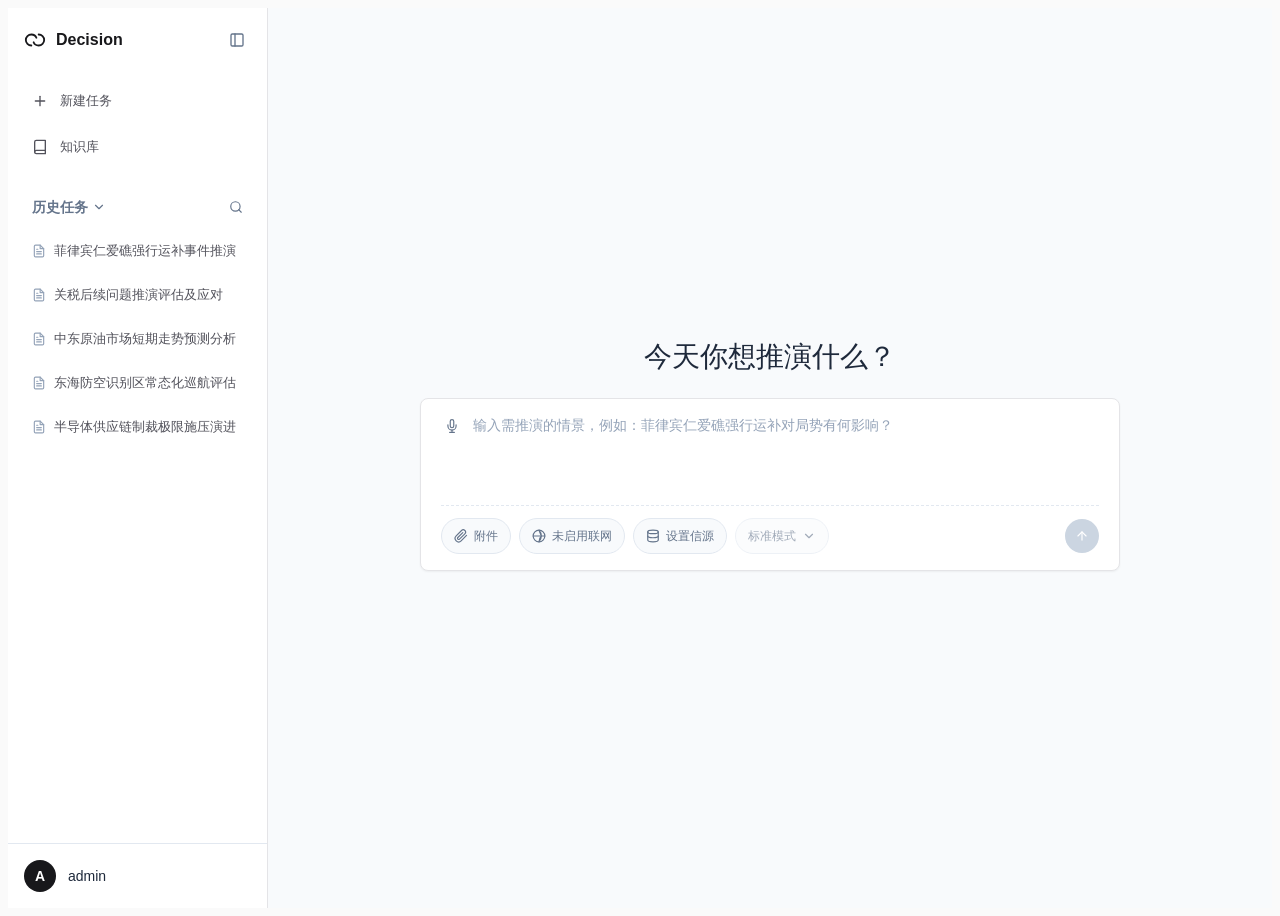
<file: prototype/home.html>
<!DOCTYPE html>
<html lang="zh-CN">
<head>
<meta charset="UTF-8">
<title>首页 - Decision</title>
<link rel="icon" href="data:," />
  <script type="module" crossorigin src="../assets/home-BD5gSstH.js"></script>
  <link rel="modulepreload" crossorigin href="../assets/modulepreload-polyfill-B5Qt9EMX.js">
  <link rel="stylesheet" crossorigin href="../assets/home-CQPBfFb5.css">
  <link rel="stylesheet" crossorigin href="../assets/components-r1HoO9zm.css">
</head>
<body data-page="home" data-prototype-page="home.html" data-react-route="/home" data-current-state="home">
<!-- 侧边栏：默认自带 expanded 类，呈现展开状态 -->
<div class="global-toolbar expanded" id="toolbar" data-component="app-sidebar" data-state="expanded">
<!-- 侧边栏头部区域 -->
<div class="tb-header">
<a href="home.html" class="tb-logo-box" title="Decision 首页">
<!-- 替换后的线框形态 D1 Logo 图标 -->
<svg class="icon icon-lg" style="color:var(--primary-black);" viewBox="0 0 24 24" stroke="currentColor" stroke-width="2" fill="none" stroke-linecap="round" stroke-linejoin="round">
<path d="M8 18C4.686 18 2 15.314 2 12c0-3.314 2.686-6 6-6 2.5 0 4.8 1.5 5.5 3.5" />
<path d="M16 6c3.314 0 6 2.686 6 6 0 3.314-2.686 6-6 6-2.5 0-4.8-1.5-5.5-3.5" />
</svg>
<span>Decision</span>
</a>
<!-- Manus 同款侧边栏控制器 (动态文案由JS控制) -->
<button id="sidebar-toggle-btn" class="sidebar-toggle" onclick="toggleToolbar()" title="收起边栏" data-event="sidebar.toggle">
<svg class="icon" viewBox="0 0 24 24"><rect x="3" y="3" width="18" height="18" rx="2" ry="2"></rect><line x1="9" y1="3" x2="9" y2="21"></line></svg>
</button>
</div>
<!-- 顶部主导航区 -->
<div class="tb-nav">
<!-- 1. 新建任务 (已去除了 active 类，保持非选中态) -->
<a href="home.html" class="tb-item" data-event="task.create.open" data-route="/home">
<svg class="icon" viewBox="0 0 24 24"><line x1="12" y1="5" x2="12" y2="19"></line><line x1="5" y1="12" x2="19" y2="12"></line></svg>
<span>新建任务</span>
</a>
<!-- 2. 知识库 -->
<a href="knowledge.html" class="tb-item" data-event="knowledge.open" data-route="/knowledge">
<svg class="icon" viewBox="0 0 24 24"><path d="M4 19.5A2.5 2.5 0 0 1 6.5 17H20"></path><path d="M6.5 2H20v20H6.5A2.5 2.5 0 0 1 4 19.5v-15A2.5 2.5 0 0 1 6.5 2z"></path></svg>
<span>知识库</span>
</a>
<!-- 3. 专门针对收起态的历史任务图标 -->
<div class="tb-item collapsed-history-btn" onclick="toggleToolbar()" title="历史任务" data-event="history.open-sidebar">
<svg class="icon" viewBox="0 0 24 24"><circle cx="12" cy="12" r="10"></circle><polyline points="12 6 12 12 16 14"></polyline></svg>
</div>
</div>
<!-- 历史模块区 (Manus 层级结构) -->
<div class="history-section">
<div class="history-header">
<div style="display: flex; align-items: center; gap: 4px; cursor: pointer;" onclick="toggleHistoryList()" data-event="history.toggle">
<span>历史任务</span>
<svg id="history-arrow" class="icon icon-sm history-arrow-icon" viewBox="0 0 24 24"><polyline points="6 9 12 15 18 9"></polyline></svg>
</div>
<svg class="icon icon-sm" style="cursor: pointer;" viewBox="0 0 24 24" onclick="toggleHistorySearch()" data-event="history.search.toggle"><circle cx="11" cy="11" r="8"></circle><line x1="21" y1="21" x2="16.65" y2="16.65"></line></svg>
</div>
<!-- 历史搜索输入框 -->
<div class="history-search" id="history-search-box" style="display: none;">
<svg class="icon icon-sm" viewBox="0 0 24 24"><circle cx="11" cy="11" r="8"></circle><line x1="21" y1="21" x2="16.65" y2="16.65"></line></svg>
<input type="text" name="historyKeyword" placeholder="搜索历史任务..." data-field="history.keyword">
</div>
<!-- 历史记录列表 -->
<div class="history-list" id="history-list-container" data-component="history-list">
<div class="hist-item" onclick="window.location.href='workspace.html'" data-event="history.open-workspace" data-route="/workspace">
<svg class="icon icon-sm" style="color: #94A3B8;" viewBox="0 0 24 24"><path d="M14 2H6a2 2 0 0 0-2 2v16a2 2 0 0 0 2 2h12a2 2 0 0 0 2-2V8z"></path><polyline points="14 2 14 8 20 8"></polyline><line x1="16" y1="13" x2="8" y2="13"></line><line x1="16" y1="17" x2="8" y2="17"></line><polyline points="10 9 9 9 8 9"></polyline></svg>
菲律宾仁爱礁强行运补事件推演
</div>
<div class="hist-item">
<svg class="icon icon-sm" style="color: #94A3B8;" viewBox="0 0 24 24"><path d="M14 2H6a2 2 0 0 0-2 2v16a2 2 0 0 0 2 2h12a2 2 0 0 0 2-2V8z"></path><polyline points="14 2 14 8 20 8"></polyline><line x1="16" y1="13" x2="8" y2="13"></line><line x1="16" y1="17" x2="8" y2="17"></line><polyline points="10 9 9 9 8 9"></polyline></svg>
关税后续问题推演评估及应对
</div>
<div class="hist-item">
<svg class="icon icon-sm" style="color: #94A3B8;" viewBox="0 0 24 24"><path d="M14 2H6a2 2 0 0 0-2 2v16a2 2 0 0 0 2 2h12a2 2 0 0 0 2-2V8z"></path><polyline points="14 2 14 8 20 8"></polyline><line x1="16" y1="13" x2="8" y2="13"></line><line x1="16" y1="17" x2="8" y2="17"></line><polyline points="10 9 9 9 8 9"></polyline></svg>
中东原油市场短期走势预测分析
</div>
<div class="hist-item">
<svg class="icon icon-sm" style="color: #94A3B8;" viewBox="0 0 24 24"><path d="M14 2H6a2 2 0 0 0-2 2v16a2 2 0 0 0 2 2h12a2 2 0 0 0 2-2V8z"></path><polyline points="14 2 14 8 20 8"></polyline><line x1="16" y1="13" x2="8" y2="13"></line><line x1="16" y1="17" x2="8" y2="17"></line><polyline points="10 9 9 9 8 9"></polyline></svg>
东海防空识别区常态化巡航评估
</div>
<div class="hist-item">
<svg class="icon icon-sm" style="color: #94A3B8;" viewBox="0 0 24 24"><path d="M14 2H6a2 2 0 0 0-2 2v16a2 2 0 0 0 2 2h12a2 2 0 0 0 2-2V8z"></path><polyline points="14 2 14 8 20 8"></polyline><line x1="16" y1="13" x2="8" y2="13"></line><line x1="16" y1="17" x2="8" y2="17"></line><polyline points="10 9 9 9 8 9"></polyline></svg>
半导体供应链制裁极限施压演进
</div>
</div>
</div>
<!-- 底部用户信息区 -->
<div class="user-profile" onclick="openAccountModal()" data-event="account.open">
<div class="avatar">A</div>
<div class="user-name">admin</div>
</div>
</div>
<!-- 右侧主内容区 -->
<div class="wrapper" data-component="home-shell">
<div class="ws-center" data-component="home-main">
<div class="title">今天你想推演什么？</div>
<div class="chat-box" data-component="simulation-entry">
<button class="voice-btn" title="语音输入" data-event="simulation.voice.input">
<svg class="icon icon-sm" viewBox="0 0 24 24" fill="none" stroke="currentColor" stroke-width="2" stroke-linecap="round" stroke-linejoin="round"><path d="M12 1a3 3 0 0 0-3 3v8a3 3 0 0 0 6 0V4a3 3 0 0 0-3-3z"></path><path d="M19 10v2a7 7 0 0 1-14 0v-2"></path><line x1="12" y1="19" x2="12" y2="23"></line><line x1="8" y1="23" x2="16" y2="23"></line></svg>
</button>
<textarea id="chatInput" name="simulationPrompt" data-api-field="description" data-field="simulation.prompt" style="padding-left: 32px;" placeholder="输入需推演的情景，例如：菲律宾仁爱礁强行运补对局势有何影响？"></textarea>
<div class="tools">
<div class="tool-group">
<!-- 使用<em>替代<span>标签实现文案控制，完全避免污染原本的 CSS 样式 -->
<span onclick="openUploadModal()" data-event="simulation.upload.open"><svg class="icon icon-sm" viewBox="0 0 24 24"><path d="M21.44 11.05l-9.19 9.19a6 6 0 0 1-8.49-8.49l9.19-9.19a4 4 0 0 1 5.66 5.66l-9.2 9.19a2 2 0 0 1-2.83-2.83l8.49-8.48"></path></svg> 附件</span>
<span onclick="toggleNetwork(this)" data-event="simulation.network.toggle" data-field="simulation.network_enabled" data-api-field="network_enabled" data-state="disabled"><svg class="icon icon-sm" viewBox="0 0 24 24"><circle cx="12" cy="12" r="10"></circle><line x1="2" y1="12" x2="22" y2="12"></line><path d="M12 2a15.3 15.3 0 0 1 4 10 15.3 15.3 0 0 1-4 10 15.3 15.3 0 0 1 4-10z"></path></svg> <em class="net-text" style="font-style: normal;">未启用联网</em></span>
<!-- 设置信源按钮加上了 id="sourceBtn" 用于和勾选状态联动 -->
<span id="sourceBtn" onclick="openSourceModal()" data-event="simulation.sources.open"><svg class="icon icon-sm" viewBox="0 0 24 24"><ellipse cx="12" cy="5" rx="9" ry="3"></ellipse><path d="M21 12c0 1.66-4 3-9 3s-9-1.34-9-3"></path><path d="M3 5v14c0 1.66 4 3 9 3s9-1.34 9-3V5"></path></svg> 设置信源</span>
<span style="cursor: not-allowed; opacity: 0.6;" data-field="simulation.mode" data-api-field="mode" data-state="standard">标准模式 <svg class="icon icon-sm" viewBox="0 0 24 24"><polyline points="6 9 12 15 18 9"></polyline></svg></span>
</div>
<!-- 默认置灰，通过JS控制属性与状态 -->
<button id="sendBtn" class="send-btn" disabled type="button" data-event="simulation.create">
<svg class="icon icon-sm" viewBox="0 0 24 24" stroke="currentColor" stroke-width="2"><line x1="12" y1="19" x2="12" y2="5"></line><polyline points="5 12 12 5 19 12"></polyline></svg>
</button>
</div>
</div>
</div>
</div>
<!-- ================= 账号管理弹窗 ================= -->
<div class="modal-overlay" id="accountModal" data-component="account-modal" data-state="hidden">
<!-- 将弹窗容器设置相对定位，为了内部 Toast 的居中绝对定位 -->
<div class="modal-content" style="position: relative;">
<div class="modal-header">
<h3>账号管理</h3>
<button class="close-btn" onclick="closeAccountModal()">
<svg class="icon icon-sm" viewBox="0 0 24 24"><line x1="18" y1="6" x2="6" y2="18"></line><line x1="6" y1="6" x2="18" y2="18"></line></svg>
</button>
</div>
<div class="modal-body">
<!-- 提示信息 (样式完全复刻 config 的 toast，并且居中显示) -->
<div id="toastMessage" class="toast-tip"></div>
<!-- 基础态：可直接输入编辑的用户名，及点击文字修改密码 -->
<div id="viewState">
<div class="form-group">
<label>用户名</label>
<div style="position: relative;">
<!-- 缩小 padding 预留，并添加属性阻止插件注入强制出现钥匙图标 -->
<input type="text" id="editUsername" name="username" value="admin" autocomplete="off" data-field="account.username" data-api-field="username" data-lpignore="true" data-1p-ignore="true" spellcheck="false" oninput="handleUsernameInput()" onkeypress="handleUsernameKey(event)" style="padding-right: 48px;">
<span id="saveUsernameBtn" class="clickable-text inline-action-btn" onclick="saveUsername()" style="display: none;">保存</span>
</div>
<div class="error-msg" id="usernameError"></div>
</div>
<div class="form-group">
<label>密码</label>
<div class="pwd-input" style="position: relative;">
<!-- 密码区同步缩小 padding -->
<input type="password" value="********" disabled style="padding-right: 72px;">
<span class="clickable-text inline-action-btn" onclick="enterEditState()">修改密码</span>
</div>
</div>
</div>
<!-- 修改密码编辑态：已删除用户名显示 -->
<div id="editState" style="display: none;">
<div class="form-group">
<label>原密码</label>
<div class="pwd-input">
<input type="password" id="oldPwd" name="oldPassword" data-field="account.old_password" data-api-field="old_password" placeholder="请输入原密码" oninput="markUnsaved()">
<button type="button" onclick="togglePwd('oldPwd')" title="显示/隐藏密码">
<svg class="icon icon-sm" viewBox="0 0 24 24"><path d="M1 12s4-8 11-8 11 8 11 8-4 8-11 8-11-8-11-8z"></path><circle cx="12" cy="12" r="3"></circle></svg>
</button>
</div>
<div class="error-msg" id="oldPwdError"></div>
</div>
<div class="form-group">
<label>新密码</label>
<div class="pwd-input">
<input type="password" id="newPwd" name="newPassword" data-field="account.new_password" data-api-field="new_password" placeholder="请输入新密码" oninput="markUnsaved()">
<button type="button" onclick="togglePwd('newPwd')" title="显示/隐藏密码">
<svg class="icon icon-sm" viewBox="0 0 24 24"><path d="M1 12s4-8 11-8 11 8 11 8-4 8-11 8-11-8-11-8z"></path><circle cx="12" cy="12" r="3"></circle></svg>
</button>
</div>
<div class="error-msg" id="newPwdError"></div>
</div>
<div class="form-group">
<label>确认新密码</label>
<div class="pwd-input">
<input type="password" id="confirmPwd" name="confirmPassword" data-field="account.confirm_password" data-api-field="confirm_password" placeholder="请再次输入新密码" oninput="markUnsaved()">
<button type="button" onclick="togglePwd('confirmPwd')" title="显示/隐藏密码">
<svg class="icon icon-sm" viewBox="0 0 24 24"><path d="M1 12s4-8 11-8 11 8 11 8-4 8-11 8-11-8-11-8z"></path><circle cx="12" cy="12" r="3"></circle></svg>
</button>
</div>
<div class="error-msg" id="confirmPwdError"></div>
</div>
<div class="modal-footer">
<button class="default-btn" onclick="cancelEdit()">取消</button>
<button class="primary-btn" onclick="savePwdInfo()">保存</button>
</div>
</div>
</div>
</div>
</div>
<!-- ================= 二次确认弹窗 ================= -->
<div class="modal-overlay" id="confirmModal" data-component="unsaved-confirm-modal" data-state="hidden" style="z-index: 1002;">
<div class="modal-content" style="width: 300px;">
<div class="modal-header">
<h3>提示</h3>
</div>
<div class="modal-body">
<p style="font-size: 14px; color: #1E293B;">有未保存的修改，确认要关闭吗？</p>
<div class="modal-footer" style="margin-top: 24px;">
<button class="default-btn" onclick="closeConfirmModal()">取消</button>
<button class="primary-btn" onclick="forceCloseAccountModal()">确认关闭</button>
</div>
</div>
</div>
</div>
<!-- ================= 附件上传弹窗 ================= -->
<div class="modal-overlay" id="uploadModal" data-component="upload-modal" data-state="hidden">
<div class="modal-content" style="width: 420px;">
<div class="modal-header">
<h3>上传文件</h3>
<button class="close-btn" onclick="closeUploadModal()">
<svg class="icon icon-sm" viewBox="0 0 24 24"><line x1="18" y1="6" x2="6" y2="18"></line><line x1="6" y1="6" x2="18" y2="18"></line></svg>
</button>
</div>
<div class="modal-body" style="padding: 24px 20px;">
<div class="upload-area">
<svg class="icon icon-lg" style="margin-bottom: 8px;" viewBox="0 0 24 24"><path d="M21 15v4a2 2 0 0 1-2 2H5a2 2 0 0 1-2-2v-4"></path><polyline points="17 8 12 3 7 8"></polyline><line x1="12" y1="3" x2="12" y2="15"></line></svg>
<div style="font-size: 14px; font-weight: 500; color: #1E293B;">点击或将文件拖拽到这里上传</div>
<div style="font-size: 12px; margin-top: 6px; opacity: 0.7;">支持 PDF, DOCX, TXT, XLSX, PPT, Markdown (最大 50MB)</div>
</div>
</div>
<div class="modal-footer" style="padding: 16px 20px; border-top: 1px solid #E2E8F0; background: #F8FAFC; margin-top: 0;">
<button class="default-btn" onclick="closeUploadModal()">取消</button>
<button class="primary-btn" onclick="closeUploadModal()">确认上传</button>
</div>
</div>
</div>
<!-- ================= 设置信源弹窗 ================= -->
<div class="modal-overlay" id="sourceModal" data-component="source-modal" data-state="hidden">
<div class="modal-content" style="width: 500px; max-height: 80vh;">
<div class="modal-header">
<h3>设置信源</h3>
<button class="close-btn" onclick="closeSourceModal()">
<svg class="icon icon-sm" viewBox="0 0 24 24"><line x1="18" y1="6" x2="6" y2="18"></line><line x1="6" y1="6" x2="18" y2="18"></line></svg>
</button>
</div>
<div class="modal-body" style="overflow-y: auto; padding: 20px; background: #F8FAFC;">
<!-- 系统知识库列表截取自knowledge -->
<div class="source-folder">
<div class="source-folder-header">
<input type="checkbox" id="sf1" onchange="toggleFolderDocs(this)">
<label for="sf1" style="flex:1; cursor:pointer;">南海历史与领土争议</label>
<span class="folder-tag tag-general">通用</span>
</div>
<div class="source-doc-list">
<label class="source-doc-item"><input type="checkbox" onchange="updateFolderState(this)"> <span>1 南海问题的政策及国际法制度的演进.pdf</span></label>
<label class="source-doc-item"><input type="checkbox" onchange="updateFolderState(this)"> <span>2 南海争端与国际法律机制的适用.pdf</span></label>
</div>
</div>
<div class="source-folder">
<div class="source-folder-header">
<input type="checkbox" id="sf2" onchange="toggleFolderDocs(this)">
<label for="sf2" style="flex:1; cursor:pointer;">国际法与南海争议解决机制</label>
<span class="folder-tag tag-law">法律</span>
</div>
<div class="source-doc-list">
<label class="source-doc-item"><input type="checkbox" onchange="updateFolderState(this)"> <span>1 南海问题的国际法解决路径.pdf</span></label>
<label class="source-doc-item"><input type="checkbox" onchange="updateFolderState(this)"> <span>2 国际法与南海争端的和平解决.pdf</span></label>
</div>
</div>
<div class="source-folder">
<div class="source-folder-header">
<input type="checkbox" id="sf3" onchange="toggleFolderDocs(this)">
<label for="sf3" style="flex:1; cursor:pointer;">菲律宾政治体系</label>
<span class="folder-tag tag-politics">政治</span>
</div>
<div class="source-doc-list">
<label class="source-doc-item"><input type="checkbox" onchange="updateFolderState(this)"> <span>1 菲律宾政治体系概述.pdf</span></label>
<label class="source-doc-item"><input type="checkbox" onchange="updateFolderState(this)"> <span>2 菲律宾政党政治生态塑造.pdf</span></label>
</div>
</div>
</div>
<div class="modal-footer" style="padding: 16px 20px; border-top: 1px solid #E2E8F0; background: #FFFFFF; margin-top: 0;">
<button class="primary-btn" onclick="closeSourceModal()">确认</button>
</div>
</div>
</div>
</body>
</html>
</file>
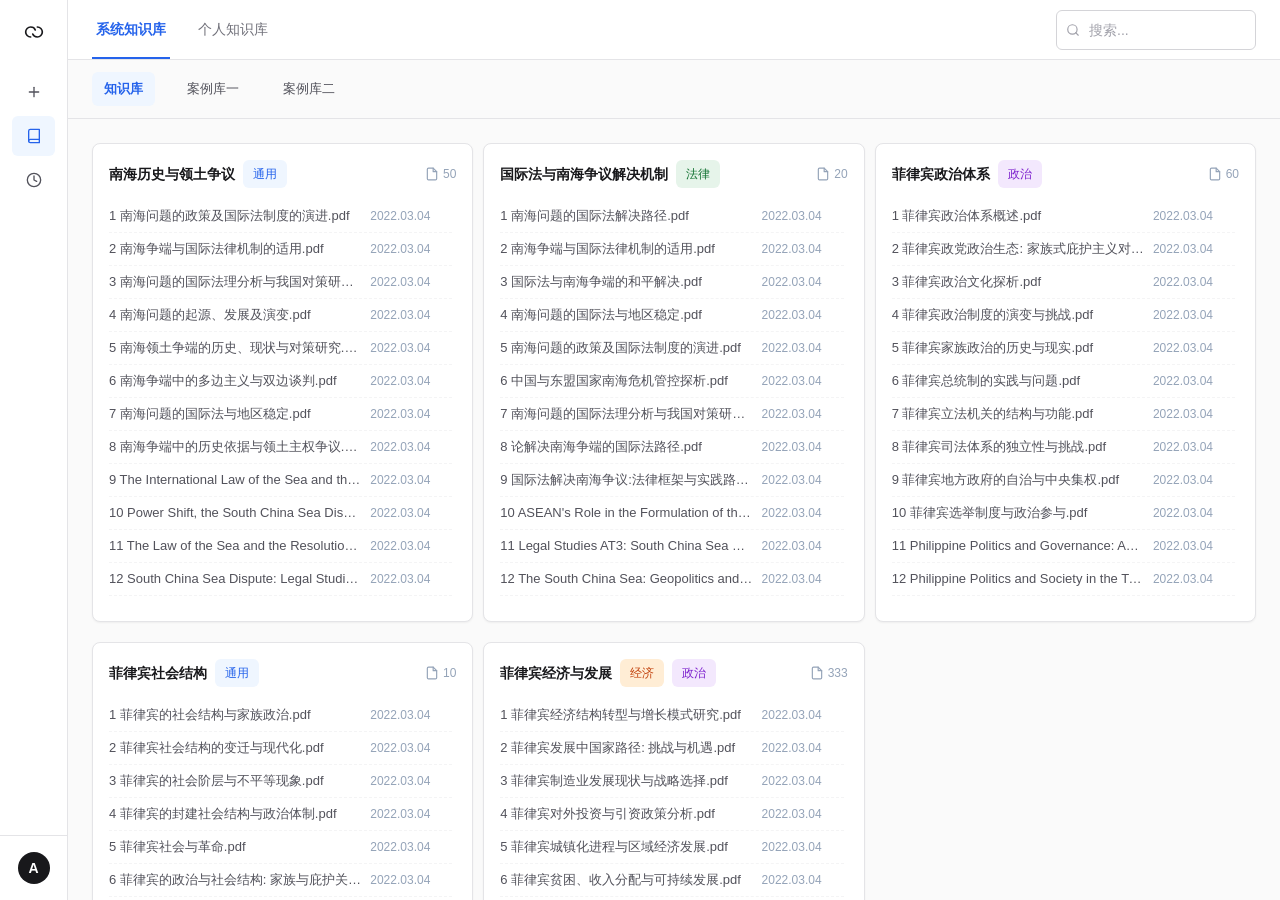
<file: prototype/knowledge.html>
<!DOCTYPE html>
<html lang="zh-CN">
<head>
<meta charset="UTF-8" />
<title>知识库 - Decision</title>
<link rel="icon" href="data:," />
  <script type="module" crossorigin src="../assets/knowledge-7XE9dtJI.js"></script>
  <link rel="modulepreload" crossorigin href="../assets/modulepreload-polyfill-B5Qt9EMX.js">
  <link rel="stylesheet" crossorigin href="../assets/knowledge-CVpgfIud.css">
  <link rel="stylesheet" crossorigin href="../assets/components-r1HoO9zm.css">
</head>
<body data-page="knowledge" data-prototype-page="knowledge.html" data-react-route="/knowledge" data-current-state="system-knowledge">
<!-- 工具栏默认去除 expanded 类，实现默认收起 -->
<div class="global-toolbar" id="toolbar" data-component="app-sidebar" data-state="collapsed">
<div class="tb-header">
<a href="home.html" class="tb-logo-box" title="Decision 首页">
<svg class="icon icon-lg" style="color:var(--primary-black);" viewBox="0 0 24 24" stroke="currentColor" stroke-width="2" fill="none" stroke-linecap="round" stroke-linejoin="round">
<path d="M8 18C4.686 18 2 15.314 2 12c0-3.314 2.686-6 6-6 2.5 0 4.8 1.5 5.5 3.5"></path>
<path d="M16 6c3.314 0 6 2.686 6 6 0 3.314-2.686 6-6 6-2.5 0-4.8-1.5-5.5-3.5"></path>
</svg>
<span>Decision</span>
</a>
<!-- title 初始状态调整为 展开边栏 -->
<button id="sidebar-toggle-btn" class="sidebar-toggle" onclick="toggleToolbar()" title="展开边栏" data-event="sidebar.toggle">
<svg class="icon" viewBox="0 0 24 24"><rect x="3" y="3" width="18" height="18" rx="2" ry="2"></rect><line x1="9" y1="3" x2="9" y2="21"></line></svg>
</button>
</div>
<div class="tb-nav">
<a href="home.html" class="tb-item" data-event="task.create.open" data-route="/home">
<svg class="icon" viewBox="0 0 24 24"><line x1="12" y1="5" x2="12" y2="19"></line><line x1="5" y1="12" x2="19" y2="12"></line></svg>
<span>新建任务</span>
</a>
<a href="knowledge.html" class="tb-item active" data-event="knowledge.open" data-route="/knowledge">
<svg class="icon" viewBox="0 0 24 24"><path d="M4 19.5A2.5 2.5 0 0 1 6.5 17H20"></path><path d="M6.5 2H20v20H6.5A2.5 2.5 0 0 1 4 19.5v-15A2.5 2.5 0 0 1 6.5 2z"></path></svg>
<span>知识库</span>
</a>
<div class="tb-item collapsed-history-btn" onclick="toggleToolbar()" title="历史任务" data-event="history.open-sidebar">
<svg class="icon" viewBox="0 0 24 24"><circle cx="12" cy="12" r="10"></circle><polyline points="12 6 12 12 16 14"></polyline></svg>
</div>
</div>
<div class="history-section">
<div class="history-header">
<div style="display: flex; align-items: center; gap: 4px; cursor: pointer;" onclick="toggleHistoryList()" data-event="history.toggle">
<span>历史任务</span>
<svg id="history-arrow" class="icon icon-sm history-arrow-icon" viewBox="0 0 24 24"><polyline points="6 9 12 15 18 9"></polyline></svg>
</div>
<svg class="icon icon-sm" style="cursor: pointer;" viewBox="0 0 24 24"><circle cx="11" cy="11" r="8"></circle><line x1="21" y1="21" x2="16.65" y2="16.65"></line></svg>
</div>
<div class="history-list" id="history-list-container">
<div class="hist-item" onclick="window.location.href='workspace.html'" data-event="history.open-workspace" data-route="/workspace">
<svg class="icon icon-sm" style="color: #94A3B8;" viewBox="0 0 24 24"><path d="M14 2H6a2 2 0 0 0-2 2v16a2 2 0 0 0 2 2h12a2 2 0 0 0 2-2V8z"></path><polyline points="14 2 14 8 20 8"></polyline><line x1="16" y1="13" x2="8" y2="13"></line><line x1="16" y1="17" x2="8" y2="17"></line><polyline points="10 9 9 9 8 9"></polyline></svg>
菲律宾仁爱礁强行运补事件推演
</div>
<div class="hist-item">
<svg class="icon icon-sm" style="color: #94A3B8;" viewBox="0 0 24 24"><path d="M14 2H6a2 2 0 0 0-2 2v16a2 2 0 0 0 2 2h12a2 2 0 0 0 2-2V8z"></path><polyline points="14 2 14 8 20 8"></polyline><line x1="16" y1="13" x2="8" y2="13"></line><line x1="16" y1="17" x2="8" y2="17"></line><polyline points="10 9 9 9 8 9"></polyline></svg>
关税后续问题推演评估及应对
</div>
<div class="hist-item">
<svg class="icon icon-sm" style="color: #94A3B8;" viewBox="0 0 24 24"><path d="M14 2H6a2 2 0 0 0-2 2v16a2 2 0 0 0 2 2h12a2 2 0 0 0 2-2V8z"></path><polyline points="14 2 14 8 20 8"></polyline><line x1="16" y1="13" x2="8" y2="13"></line><line x1="16" y1="17" x2="8" y2="17"></line><polyline points="10 9 9 9 8 9"></polyline></svg>
中东原油市场短期走势预测分析
</div>
<div class="hist-item">
<svg class="icon icon-sm" style="color: #94A3B8;" viewBox="0 0 24 24"><path d="M14 2H6a2 2 0 0 0-2 2v16a2 2 0 0 0 2 2h12a2 2 0 0 0 2-2V8z"></path><polyline points="14 2 14 8 20 8"></polyline><line x1="16" y1="13" x2="8" y2="13"></line><line x1="16" y1="17" x2="8" y2="17"></line><polyline points="10 9 9 9 8 9"></polyline></svg>
东海防空识别区常态化巡航评估
</div>
<div class="hist-item">
<svg class="icon icon-sm" style="color: #94A3B8;" viewBox="0 0 24 24"><path d="M14 2H6a2 2 0 0 0-2 2v16a2 2 0 0 0 2 2h12a2 2 0 0 0 2-2V8z"></path><polyline points="14 2 14 8 20 8"></polyline><line x1="16" y1="13" x2="8" y2="13"></line><line x1="16" y1="17" x2="8" y2="17"></line><polyline points="10 9 9 9 8 9"></polyline></svg>
半导体供应链制裁极限施压演进
</div>
</div>
</div>
<!-- 底部用户信息区 -->
<div class="user-profile">
<div class="avatar">A</div>
<div class="user-name">admin</div>
</div>
</div>

<div class="wrapper" data-component="knowledge-shell">
<div class="header">
<div class="header-tabs" data-component="knowledge-primary-tabs">
<div class="header-tab active" id="tab-sys" data-component="knowledge-tab" data-state="active" data-event="knowledge.tab.system" onclick="switchTab('sys')">系统知识库</div>
<div class="header-tab" id="tab-personal" data-component="knowledge-tab" data-state="inactive" data-event="knowledge.tab.personal" onclick="switchTab('personal')">个人知识库</div>
</div>
<div class="actions">
<div class="nl-input">
<svg class="icon icon-sm" viewBox="0 0 24 24"><circle cx="11" cy="11" r="8"></circle><line x1="21" y1="21" x2="16.65" y2="16.65"></line></svg>
<input type="text" name="knowledgeSearch" data-field="knowledge.search" data-api-field="query" placeholder="搜索..." />
</div>
<!-- 默认系统知识库下无按钮，设为隐藏；点击个人知识库后变为上传按钮并展示 -->
<button class="btn" id="action-btn" data-component="knowledge-upload-action" data-event="knowledge.upload.open" style="display: none;" onclick="openUploadModal()">
<svg class="icon icon-sm" viewBox="0 0 24 24"><path d="M21 15v4a2 2 0 0 1-2 2H5a2 2 0 0 1-2-2v-4"></path><polyline points="17 8 12 3 7 8"></polyline><line x1="12" y1="3" x2="12" y2="15"></line></svg> 
上传
</button>
</div>
</div>

<!-- 系统知识库二级导航 -->
<div class="sub-header" id="sys-sub-header" data-component="knowledge-secondary-tabs">
    <div class="sub-tab active" id="sub-tab-kb" data-event="knowledge.system_tab.knowledge" onclick="switchSysTab('kb')">知识库</div>
    <div class="sub-tab" id="sub-tab-case1" data-event="knowledge.system_tab.case1" onclick="switchSysTab('case1')">案例库一</div>
    <div class="sub-tab" id="sub-tab-case2" data-event="knowledge.system_tab.case2" onclick="switchSysTab('case2')">案例库二</div>
</div>

<!-- ================= 系统知识库主体 ================= -->
<div class="kb-body" id="body-sys-kb" data-component="system-knowledge-library" data-state="active">

    <!-- 文件夹 1：南海历史与领土争议 -->
    <div class="folder" data-component="knowledge-folder">
        <div class="folder-title">
            <div style="display: flex; align-items: center; gap: 8px;">南海历史与领土争议 <span class="folder-tag tag-general">通用</span></div>
            <div style="color: #94A3B8; font-size: 12px; font-weight: normal; display: flex; align-items: center; gap: 4px;">
                <svg class="icon icon-sm" viewBox="0 0 24 24"><path d="M14 2H6a2 2 0 0 0-2 2v16a2 2 0 0 0 2 2h12a2 2 0 0 0 2-2V8z"></path><polyline points="14 2 14 8 20 8"></polyline></svg> 50
            </div>
        </div>
        <div class="doc-list">
            <div class="doc-item" data-component="knowledge-document"><span style="flex: 1; overflow: hidden; text-overflow: ellipsis;">1 南海问题的政策及国际法制度的演进.pdf</span> <span style="color: #94A3B8; font-size: 12px;">2022.03.04</span> <svg class="icon icon-sm star-btn" data-event="knowledge.favorite.add" viewBox="0 0 24 24" onclick="addToPersonal(this, event)"><polygon points="12 2 15.09 8.26 22 9.27 17 14.14 18.18 21.02 12 17.77 5.82 21.02 7 14.14 2 9.27 8.91 8.26 12 2"></polygon></svg></div>
            <div class="doc-item" data-component="knowledge-document"><span style="flex: 1; overflow: hidden; text-overflow: ellipsis;">2 南海争端与国际法律机制的适用.pdf</span> <span style="color: #94A3B8; font-size: 12px;">2022.03.04</span> <svg class="icon icon-sm star-btn" data-event="knowledge.favorite.add" viewBox="0 0 24 24" onclick="addToPersonal(this, event)"><polygon points="12 2 15.09 8.26 22 9.27 17 14.14 18.18 21.02 12 17.77 5.82 21.02 7 14.14 2 9.27 8.91 8.26 12 2"></polygon></svg></div>
            <div class="doc-item" data-component="knowledge-document"><span style="flex: 1; overflow: hidden; text-overflow: ellipsis;">3 南海问题的国际法理分析与我国对策研究.pdf</span> <span style="color: #94A3B8; font-size: 12px;">2022.03.04</span> <svg class="icon icon-sm star-btn" data-event="knowledge.favorite.add" viewBox="0 0 24 24" onclick="addToPersonal(this, event)"><polygon points="12 2 15.09 8.26 22 9.27 17 14.14 18.18 21.02 12 17.77 5.82 21.02 7 14.14 2 9.27 8.91 8.26 12 2"></polygon></svg></div>
            <div class="doc-item" data-component="knowledge-document"><span style="flex: 1; overflow: hidden; text-overflow: ellipsis;">4 南海问题的起源、发展及演变.pdf</span> <span style="color: #94A3B8; font-size: 12px;">2022.03.04</span> <svg class="icon icon-sm star-btn" data-event="knowledge.favorite.add" viewBox="0 0 24 24" onclick="addToPersonal(this, event)"><polygon points="12 2 15.09 8.26 22 9.27 17 14.14 18.18 21.02 12 17.77 5.82 21.02 7 14.14 2 9.27 8.91 8.26 12 2"></polygon></svg></div>
            <div class="doc-item" data-component="knowledge-document"><span style="flex: 1; overflow: hidden; text-overflow: ellipsis;">5 南海领土争端的历史、现状与对策研究.pdf</span> <span style="color: #94A3B8; font-size: 12px;">2022.03.04</span> <svg class="icon icon-sm star-btn" data-event="knowledge.favorite.add" viewBox="0 0 24 24" onclick="addToPersonal(this, event)"><polygon points="12 2 15.09 8.26 22 9.27 17 14.14 18.18 21.02 12 17.77 5.82 21.02 7 14.14 2 9.27 8.91 8.26 12 2"></polygon></svg></div>
            <div class="doc-item" data-component="knowledge-document"><span style="flex: 1; overflow: hidden; text-overflow: ellipsis;">6 南海争端中的多边主义与双边谈判.pdf</span> <span style="color: #94A3B8; font-size: 12px;">2022.03.04</span> <svg class="icon icon-sm star-btn" data-event="knowledge.favorite.add" viewBox="0 0 24 24" onclick="addToPersonal(this, event)"><polygon points="12 2 15.09 8.26 22 9.27 17 14.14 18.18 21.02 12 17.77 5.82 21.02 7 14.14 2 9.27 8.91 8.26 12 2"></polygon></svg></div>
            <div class="doc-item" data-component="knowledge-document"><span style="flex: 1; overflow: hidden; text-overflow: ellipsis;">7 南海问题的国际法与地区稳定.pdf</span> <span style="color: #94A3B8; font-size: 12px;">2022.03.04</span> <svg class="icon icon-sm star-btn" data-event="knowledge.favorite.add" viewBox="0 0 24 24" onclick="addToPersonal(this, event)"><polygon points="12 2 15.09 8.26 22 9.27 17 14.14 18.18 21.02 12 17.77 5.82 21.02 7 14.14 2 9.27 8.91 8.26 12 2"></polygon></svg></div>
            <div class="doc-item" data-component="knowledge-document"><span style="flex: 1; overflow: hidden; text-overflow: ellipsis;">8 南海争端中的历史依据与领土主权争议.pdf</span> <span style="color: #94A3B8; font-size: 12px;">2022.03.04</span> <svg class="icon icon-sm star-btn" data-event="knowledge.favorite.add" viewBox="0 0 24 24" onclick="addToPersonal(this, event)"><polygon points="12 2 15.09 8.26 22 9.27 17 14.14 18.18 21.02 12 17.77 5.82 21.02 7 14.14 2 9.27 8.91 8.26 12 2"></polygon></svg></div>
            <div class="doc-item" data-component="knowledge-document"><span style="flex: 1; overflow: hidden; text-overflow: ellipsis;">9 The International Law of the Sea and the South China Sea...</span> <span style="color: #94A3B8; font-size: 12px;">2022.03.04</span> <svg class="icon icon-sm star-btn" data-event="knowledge.favorite.add" viewBox="0 0 24 24" onclick="addToPersonal(this, event)"><polygon points="12 2 15.09 8.26 22 9.27 17 14.14 18.18 21.02 12 17.77 5.82 21.02 7 14.14 2 9.27 8.91 8.26 12 2"></polygon></svg></div>
            <div class="doc-item" data-component="knowledge-document"><span style="flex: 1; overflow: hidden; text-overflow: ellipsis;">10 Power Shift, the South China Sea Dispute, and the Role of...</span> <span style="color: #94A3B8; font-size: 12px;">2022.03.04</span> <svg class="icon icon-sm star-btn" data-event="knowledge.favorite.add" viewBox="0 0 24 24" onclick="addToPersonal(this, event)"><polygon points="12 2 15.09 8.26 22 9.27 17 14.14 18.18 21.02 12 17.77 5.82 21.02 7 14.14 2 9.27 8.91 8.26 12 2"></polygon></svg></div>
            <div class="doc-item" data-component="knowledge-document"><span style="flex: 1; overflow: hidden; text-overflow: ellipsis;">11 The Law of the Sea and the Resolution of the South China...</span> <span style="color: #94A3B8; font-size: 12px;">2022.03.04</span> <svg class="icon icon-sm star-btn" data-event="knowledge.favorite.add" viewBox="0 0 24 24" onclick="addToPersonal(this, event)"><polygon points="12 2 15.09 8.26 22 9.27 17 14.14 18.18 21.02 12 17.77 5.82 21.02 7 14.14 2 9.27 8.91 8.26 12 2"></polygon></svg></div>
            <div class="doc-item" data-component="knowledge-document"><span style="flex: 1; overflow: hidden; text-overflow: ellipsis;">12 South China Sea Dispute: Legal Studies and Diplomatic...</span> <span style="color: #94A3B8; font-size: 12px;">2022.03.04</span> <svg class="icon icon-sm star-btn" data-event="knowledge.favorite.add" viewBox="0 0 24 24" onclick="addToPersonal(this, event)"><polygon points="12 2 15.09 8.26 22 9.27 17 14.14 18.18 21.02 12 17.77 5.82 21.02 7 14.14 2 9.27 8.91 8.26 12 2"></polygon></svg></div>
            <div class="doc-item" data-component="knowledge-document"><span style="flex: 1; overflow: hidden; text-overflow: ellipsis;">13 The South China Sea: Geopolitics and Tensions Explained...</span> <span style="color: #94A3B8; font-size: 12px;">2022.03.04</span> <svg class="icon icon-sm star-btn" data-event="knowledge.favorite.add" viewBox="0 0 24 24" onclick="addToPersonal(this, event)"><polygon points="12 2 15.09 8.26 22 9.27 17 14.14 18.18 21.02 12 17.77 5.82 21.02 7 14.14 2 9.27 8.91 8.26 12 2"></polygon></svg></div>
            <div class="doc-item" data-component="knowledge-document"><span style="flex: 1; overflow: hidden; text-overflow: ellipsis;">14 Legal Mechanisms for Conflict Resolution in the South...</span> <span style="color: #94A3B8; font-size: 12px;">2022.03.04</span> <svg class="icon icon-sm star-btn" data-event="knowledge.favorite.add" viewBox="0 0 24 24" onclick="addToPersonal(this, event)"><polygon points="12 2 15.09 8.26 22 9.27 17 14.14 18.18 21.02 12 17.77 5.82 21.02 7 14.14 2 9.27 8.91 8.26 12 2"></polygon></svg></div>
            <div class="doc-item" data-component="knowledge-document"><span style="flex: 1; overflow: hidden; text-overflow: ellipsis;">15 The South China Sea: Law, Diplomacy and Security.pdf</span> <span style="color: #94A3B8; font-size: 12px;">2022.03.04</span> <svg class="icon icon-sm star-btn" data-event="knowledge.favorite.add" viewBox="0 0 24 24" onclick="addToPersonal(this, event)"><polygon points="12 2 15.09 8.26 22 9.27 17 14.14 18.18 21.02 12 17.77 5.82 21.02 7 14.14 2 9.27 8.91 8.26 12 2"></polygon></svg></div>
            <div class="doc-item" data-component="knowledge-document"><span style="flex: 1; overflow: hidden; text-overflow: ellipsis;">16 South China Sea Disputes and the Limits of International...</span> <span style="color: #94A3B8; font-size: 12px;">2022.03.04</span> <svg class="icon icon-sm star-btn" data-event="knowledge.favorite.add" viewBox="0 0 24 24" onclick="addToPersonal(this, event)"><polygon points="12 2 15.09 8.26 22 9.27 17 14.14 18.18 21.02 12 17.77 5.82 21.02 7 14.14 2 9.27 8.91 8.26 12 2"></polygon></svg></div>
        </div>
    </div>

    <!-- 文件夹 2：国际法与南海争议解决机制 -->
    <div class="folder" data-component="knowledge-folder">
        <div class="folder-title">
            <div style="display: flex; align-items: center; gap: 8px;">国际法与南海争议解决机制 <span class="folder-tag tag-law">法律</span></div>
            <div style="color: #94A3B8; font-size: 12px; font-weight: normal; display: flex; align-items: center; gap: 4px;">
                <svg class="icon icon-sm" viewBox="0 0 24 24"><path d="M14 2H6a2 2 0 0 0-2 2v16a2 2 0 0 0 2 2h12a2 2 0 0 0 2-2V8z"></path><polyline points="14 2 14 8 20 8"></polyline></svg> 20
            </div>
        </div>
        <div class="doc-list">
            <div class="doc-item" data-component="knowledge-document"><span style="flex: 1; overflow: hidden; text-overflow: ellipsis;">1 南海问题的国际法解决路径.pdf</span> <span style="color: #94A3B8; font-size: 12px;">2022.03.04</span> <svg class="icon icon-sm star-btn" data-event="knowledge.favorite.add" viewBox="0 0 24 24" onclick="addToPersonal(this, event)"><polygon points="12 2 15.09 8.26 22 9.27 17 14.14 18.18 21.02 12 17.77 5.82 21.02 7 14.14 2 9.27 8.91 8.26 12 2"></polygon></svg></div>
            <div class="doc-item" data-component="knowledge-document"><span style="flex: 1; overflow: hidden; text-overflow: ellipsis;">2 南海争端与国际法律机制的适用.pdf</span> <span style="color: #94A3B8; font-size: 12px;">2022.03.04</span> <svg class="icon icon-sm star-btn" data-event="knowledge.favorite.add" viewBox="0 0 24 24" onclick="addToPersonal(this, event)"><polygon points="12 2 15.09 8.26 22 9.27 17 14.14 18.18 21.02 12 17.77 5.82 21.02 7 14.14 2 9.27 8.91 8.26 12 2"></polygon></svg></div>
            <div class="doc-item" data-component="knowledge-document"><span style="flex: 1; overflow: hidden; text-overflow: ellipsis;">3 国际法与南海争端的和平解决.pdf</span> <span style="color: #94A3B8; font-size: 12px;">2022.03.04</span> <svg class="icon icon-sm star-btn" data-event="knowledge.favorite.add" viewBox="0 0 24 24" onclick="addToPersonal(this, event)"><polygon points="12 2 15.09 8.26 22 9.27 17 14.14 18.18 21.02 12 17.77 5.82 21.02 7 14.14 2 9.27 8.91 8.26 12 2"></polygon></svg></div>
            <div class="doc-item" data-component="knowledge-document"><span style="flex: 1; overflow: hidden; text-overflow: ellipsis;">4 南海问题的国际法与地区稳定.pdf</span> <span style="color: #94A3B8; font-size: 12px;">2022.03.04</span> <svg class="icon icon-sm star-btn" data-event="knowledge.favorite.add" viewBox="0 0 24 24" onclick="addToPersonal(this, event)"><polygon points="12 2 15.09 8.26 22 9.27 17 14.14 18.18 21.02 12 17.77 5.82 21.02 7 14.14 2 9.27 8.91 8.26 12 2"></polygon></svg></div>
            <div class="doc-item" data-component="knowledge-document"><span style="flex: 1; overflow: hidden; text-overflow: ellipsis;">5 南海问题的政策及国际法制度的演进.pdf</span> <span style="color: #94A3B8; font-size: 12px;">2022.03.04</span> <svg class="icon icon-sm star-btn" data-event="knowledge.favorite.add" viewBox="0 0 24 24" onclick="addToPersonal(this, event)"><polygon points="12 2 15.09 8.26 22 9.27 17 14.14 18.18 21.02 12 17.77 5.82 21.02 7 14.14 2 9.27 8.91 8.26 12 2"></polygon></svg></div>
            <div class="doc-item" data-component="knowledge-document"><span style="flex: 1; overflow: hidden; text-overflow: ellipsis;">6 中国与东盟国家南海危机管控探析.pdf</span> <span style="color: #94A3B8; font-size: 12px;">2022.03.04</span> <svg class="icon icon-sm star-btn" data-event="knowledge.favorite.add" viewBox="0 0 24 24" onclick="addToPersonal(this, event)"><polygon points="12 2 15.09 8.26 22 9.27 17 14.14 18.18 21.02 12 17.77 5.82 21.02 7 14.14 2 9.27 8.91 8.26 12 2"></polygon></svg></div>
            <div class="doc-item" data-component="knowledge-document"><span style="flex: 1; overflow: hidden; text-overflow: ellipsis;">7 南海问题的国际法理分析与我国对策研究.pdf</span> <span style="color: #94A3B8; font-size: 12px;">2022.03.04</span> <svg class="icon icon-sm star-btn" data-event="knowledge.favorite.add" viewBox="0 0 24 24" onclick="addToPersonal(this, event)"><polygon points="12 2 15.09 8.26 22 9.27 17 14.14 18.18 21.02 12 17.77 5.82 21.02 7 14.14 2 9.27 8.91 8.26 12 2"></polygon></svg></div>
            <div class="doc-item" data-component="knowledge-document"><span style="flex: 1; overflow: hidden; text-overflow: ellipsis;">8 论解决南海争端的国际法路径.pdf</span> <span style="color: #94A3B8; font-size: 12px;">2022.03.04</span> <svg class="icon icon-sm star-btn" data-event="knowledge.favorite.add" viewBox="0 0 24 24" onclick="addToPersonal(this, event)"><polygon points="12 2 15.09 8.26 22 9.27 17 14.14 18.18 21.02 12 17.77 5.82 21.02 7 14.14 2 9.27 8.91 8.26 12 2"></polygon></svg></div>
            <div class="doc-item" data-component="knowledge-document"><span style="flex: 1; overflow: hidden; text-overflow: ellipsis;">9 国际法解决南海争议:法律框架与实践路径.pdf</span> <span style="color: #94A3B8; font-size: 12px;">2022.03.04</span> <svg class="icon icon-sm star-btn" data-event="knowledge.favorite.add" viewBox="0 0 24 24" onclick="addToPersonal(this, event)"><polygon points="12 2 15.09 8.26 22 9.27 17 14.14 18.18 21.02 12 17.77 5.82 21.02 7 14.14 2 9.27 8.91 8.26 12 2"></polygon></svg></div>
            <div class="doc-item" data-component="knowledge-document"><span style="flex: 1; overflow: hidden; text-overflow: ellipsis;">10 ASEAN's Role in the Formulation of the South China Sea Code ...</span> <span style="color: #94A3B8; font-size: 12px;">2022.03.04</span> <svg class="icon icon-sm star-btn" data-event="knowledge.favorite.add" viewBox="0 0 24 24" onclick="addToPersonal(this, event)"><polygon points="12 2 15.09 8.26 22 9.27 17 14.14 18.18 21.02 12 17.77 5.82 21.02 7 14.14 2 9.27 8.91 8.26 12 2"></polygon></svg></div>
            <div class="doc-item" data-component="knowledge-document"><span style="flex: 1; overflow: hidden; text-overflow: ellipsis;">11 Legal Studies AT3: South China Sea Dispute Case Study Analysis...</span> <span style="color: #94A3B8; font-size: 12px;">2022.03.04</span> <svg class="icon icon-sm star-btn" data-event="knowledge.favorite.add" viewBox="0 0 24 24" onclick="addToPersonal(this, event)"><polygon points="12 2 15.09 8.26 22 9.27 17 14.14 18.18 21.02 12 17.77 5.82 21.02 7 14.14 2 9.27 8.91 8.26 12 2"></polygon></svg></div>
            <div class="doc-item" data-component="knowledge-document"><span style="flex: 1; overflow: hidden; text-overflow: ellipsis;">12 The South China Sea: Geopolitics and Tensions Explained.pdf</span> <span style="color: #94A3B8; font-size: 12px;">2022.03.04</span> <svg class="icon icon-sm star-btn" data-event="knowledge.favorite.add" viewBox="0 0 24 24" onclick="addToPersonal(this, event)"><polygon points="12 2 15.09 8.26 22 9.27 17 14.14 18.18 21.02 12 17.77 5.82 21.02 7 14.14 2 9.27 8.91 8.26 12 2"></polygon></svg></div>
            <div class="doc-item" data-component="knowledge-document"><span style="flex: 1; overflow: hidden; text-overflow: ellipsis;">13 South China Sea Dispute.pdf</span> <span style="color: #94A3B8; font-size: 12px;">2022.03.04</span> <svg class="icon icon-sm star-btn" data-event="knowledge.favorite.add" viewBox="0 0 24 24" onclick="addToPersonal(this, event)"><polygon points="12 2 15.09 8.26 22 9.27 17 14.14 18.18 21.02 12 17.77 5.82 21.02 7 14.14 2 9.27 8.91 8.26 12 2"></polygon></svg></div>
            <div class="doc-item" data-component="knowledge-document"><span style="flex: 1; overflow: hidden; text-overflow: ellipsis;">14 The South China Sea: Law, Diplomacy and Security.pdf</span> <span style="color: #94A3B8; font-size: 12px;">2022.03.04</span> <svg class="icon icon-sm star-btn" data-event="knowledge.favorite.add" viewBox="0 0 24 24" onclick="addToPersonal(this, event)"><polygon points="12 2 15.09 8.26 22 9.27 17 14.14 18.18 21.02 12 17.77 5.82 21.02 7 14.14 2 9.27 8.91 8.26 12 2"></polygon></svg></div>
            <div class="doc-item" data-component="knowledge-document"><span style="flex: 1; overflow: hidden; text-overflow: ellipsis;">15 The South China Sea Dispute: A Legal and Diplomatic ...</span> <span style="color: #94A3B8; font-size: 12px;">2022.03.04</span> <svg class="icon icon-sm star-btn" data-event="knowledge.favorite.add" viewBox="0 0 24 24" onclick="addToPersonal(this, event)"><polygon points="12 2 15.09 8.26 22 9.27 17 14.14 18.18 21.02 12 17.77 5.82 21.02 7 14.14 2 9.27 8.91 8.26 12 2"></polygon></svg></div>
            <div class="doc-item" data-component="knowledge-document"><span style="flex: 1; overflow: hidden; text-overflow: ellipsis;">16 Legal Mechanisms for Conflict Resolution in the South China...</span> <span style="color: #94A3B8; font-size: 12px;">2022.03.04</span> <svg class="icon icon-sm star-btn" data-event="knowledge.favorite.add" viewBox="0 0 24 24" onclick="addToPersonal(this, event)"><polygon points="12 2 15.09 8.26 22 9.27 17 14.14 18.18 21.02 12 17.77 5.82 21.02 7 14.14 2 9.27 8.91 8.26 12 2"></polygon></svg></div>
        </div>
    </div>

    <!-- 文件夹 3：菲律宾政治体系 -->
    <div class="folder" data-component="knowledge-folder">
        <div class="folder-title">
            <div style="display: flex; align-items: center; gap: 8px;">菲律宾政治体系 <span class="folder-tag tag-politics">政治</span></div>
            <div style="color: #94A3B8; font-size: 12px; font-weight: normal; display: flex; align-items: center; gap: 4px;">
                <svg class="icon icon-sm" viewBox="0 0 24 24"><path d="M14 2H6a2 2 0 0 0-2 2v16a2 2 0 0 0 2 2h12a2 2 0 0 0 2-2V8z"></path><polyline points="14 2 14 8 20 8"></polyline></svg> 60
            </div>
        </div>
        <div class="doc-list">
            <div class="doc-item" data-component="knowledge-document"><span style="flex: 1; overflow: hidden; text-overflow: ellipsis;">1 菲律宾政治体系概述.pdf</span> <span style="color: #94A3B8; font-size: 12px;">2022.03.04</span> <svg class="icon icon-sm star-btn" data-event="knowledge.favorite.add" viewBox="0 0 24 24" onclick="addToPersonal(this, event)"><polygon points="12 2 15.09 8.26 22 9.27 17 14.14 18.18 21.02 12 17.77 5.82 21.02 7 14.14 2 9.27 8.91 8.26 12 2"></polygon></svg></div>
            <div class="doc-item" data-component="knowledge-document"><span style="flex: 1; overflow: hidden; text-overflow: ellipsis;">2 菲律宾政党政治生态: 家族式庇护主义对碎片化政党体系的塑造.pdf</span> <span style="color: #94A3B8; font-size: 12px;">2022.03.04</span> <svg class="icon icon-sm star-btn" data-event="knowledge.favorite.add" viewBox="0 0 24 24" onclick="addToPersonal(this, event)"><polygon points="12 2 15.09 8.26 22 9.27 17 14.14 18.18 21.02 12 17.77 5.82 21.02 7 14.14 2 9.27 8.91 8.26 12 2"></polygon></svg></div>
            <div class="doc-item" data-component="knowledge-document"><span style="flex: 1; overflow: hidden; text-overflow: ellipsis;">3 菲律宾政治文化探析.pdf</span> <span style="color: #94A3B8; font-size: 12px;">2022.03.04</span> <svg class="icon icon-sm star-btn" data-event="knowledge.favorite.add" viewBox="0 0 24 24" onclick="addToPersonal(this, event)"><polygon points="12 2 15.09 8.26 22 9.27 17 14.14 18.18 21.02 12 17.77 5.82 21.02 7 14.14 2 9.27 8.91 8.26 12 2"></polygon></svg></div>
            <div class="doc-item" data-component="knowledge-document"><span style="flex: 1; overflow: hidden; text-overflow: ellipsis;">4 菲律宾政治制度的演变与挑战.pdf</span> <span style="color: #94A3B8; font-size: 12px;">2022.03.04</span> <svg class="icon icon-sm star-btn" data-event="knowledge.favorite.add" viewBox="0 0 24 24" onclick="addToPersonal(this, event)"><polygon points="12 2 15.09 8.26 22 9.27 17 14.14 18.18 21.02 12 17.77 5.82 21.02 7 14.14 2 9.27 8.91 8.26 12 2"></polygon></svg></div>
            <div class="doc-item" data-component="knowledge-document"><span style="flex: 1; overflow: hidden; text-overflow: ellipsis;">5 菲律宾家族政治的历史与现实.pdf</span> <span style="color: #94A3B8; font-size: 12px;">2022.03.04</span> <svg class="icon icon-sm star-btn" data-event="knowledge.favorite.add" viewBox="0 0 24 24" onclick="addToPersonal(this, event)"><polygon points="12 2 15.09 8.26 22 9.27 17 14.14 18.18 21.02 12 17.77 5.82 21.02 7 14.14 2 9.27 8.91 8.26 12 2"></polygon></svg></div>
            <div class="doc-item" data-component="knowledge-document"><span style="flex: 1; overflow: hidden; text-overflow: ellipsis;">6 菲律宾总统制的实践与问题.pdf</span> <span style="color: #94A3B8; font-size: 12px;">2022.03.04</span> <svg class="icon icon-sm star-btn" data-event="knowledge.favorite.add" viewBox="0 0 24 24" onclick="addToPersonal(this, event)"><polygon points="12 2 15.09 8.26 22 9.27 17 14.14 18.18 21.02 12 17.77 5.82 21.02 7 14.14 2 9.27 8.91 8.26 12 2"></polygon></svg></div>
            <div class="doc-item" data-component="knowledge-document"><span style="flex: 1; overflow: hidden; text-overflow: ellipsis;">7 菲律宾立法机关的结构与功能.pdf</span> <span style="color: #94A3B8; font-size: 12px;">2022.03.04</span> <svg class="icon icon-sm star-btn" data-event="knowledge.favorite.add" viewBox="0 0 24 24" onclick="addToPersonal(this, event)"><polygon points="12 2 15.09 8.26 22 9.27 17 14.14 18.18 21.02 12 17.77 5.82 21.02 7 14.14 2 9.27 8.91 8.26 12 2"></polygon></svg></div>
            <div class="doc-item" data-component="knowledge-document"><span style="flex: 1; overflow: hidden; text-overflow: ellipsis;">8 菲律宾司法体系的独立性与挑战.pdf</span> <span style="color: #94A3B8; font-size: 12px;">2022.03.04</span> <svg class="icon icon-sm star-btn" data-event="knowledge.favorite.add" viewBox="0 0 24 24" onclick="addToPersonal(this, event)"><polygon points="12 2 15.09 8.26 22 9.27 17 14.14 18.18 21.02 12 17.77 5.82 21.02 7 14.14 2 9.27 8.91 8.26 12 2"></polygon></svg></div>
            <div class="doc-item" data-component="knowledge-document"><span style="flex: 1; overflow: hidden; text-overflow: ellipsis;">9 菲律宾地方政府的自治与中央集权.pdf</span> <span style="color: #94A3B8; font-size: 12px;">2022.03.04</span> <svg class="icon icon-sm star-btn" data-event="knowledge.favorite.add" viewBox="0 0 24 24" onclick="addToPersonal(this, event)"><polygon points="12 2 15.09 8.26 22 9.27 17 14.14 18.18 21.02 12 17.77 5.82 21.02 7 14.14 2 9.27 8.91 8.26 12 2"></polygon></svg></div>
            <div class="doc-item" data-component="knowledge-document"><span style="flex: 1; overflow: hidden; text-overflow: ellipsis;">10 菲律宾选举制度与政治参与.pdf</span> <span style="color: #94A3B8; font-size: 12px;">2022.03.04</span> <svg class="icon icon-sm star-btn" data-event="knowledge.favorite.add" viewBox="0 0 24 24" onclick="addToPersonal(this, event)"><polygon points="12 2 15.09 8.26 22 9.27 17 14.14 18.18 21.02 12 17.77 5.82 21.02 7 14.14 2 9.27 8.91 8.26 12 2"></polygon></svg></div>
            <div class="doc-item" data-component="knowledge-document"><span style="flex: 1; overflow: hidden; text-overflow: ellipsis;">11 Philippine Politics and Governance: An Introduction.pdf</span> <span style="color: #94A3B8; font-size: 12px;">2022.03.04</span> <svg class="icon icon-sm star-btn" data-event="knowledge.favorite.add" viewBox="0 0 24 24" onclick="addToPersonal(this, event)"><polygon points="12 2 15.09 8.26 22 9.27 17 14.14 18.18 21.02 12 17.77 5.82 21.02 7 14.14 2 9.27 8.91 8.26 12 2"></polygon></svg></div>
            <div class="doc-item" data-component="knowledge-document"><span style="flex: 1; overflow: hidden; text-overflow: ellipsis;">12 Philippine Politics and Society in the Twentieth Century: Colonial...</span> <span style="color: #94A3B8; font-size: 12px;">2022.03.04</span> <svg class="icon icon-sm star-btn" data-event="knowledge.favorite.add" viewBox="0 0 24 24" onclick="addToPersonal(this, event)"><polygon points="12 2 15.09 8.26 22 9.27 17 14.14 18.18 21.02 12 17.77 5.82 21.02 7 14.14 2 9.27 8.91 8.26 12 2"></polygon></svg></div>
            <div class="doc-item" data-component="knowledge-document"><span style="flex: 1; overflow: hidden; text-overflow: ellipsis;">13 Philippine Politics: Possibilities and Problems in a Localist...</span> <span style="color: #94A3B8; font-size: 12px;">2022.03.04</span> <svg class="icon icon-sm star-btn" data-event="knowledge.favorite.add" viewBox="0 0 24 24" onclick="addToPersonal(this, event)"><polygon points="12 2 15.09 8.26 22 9.27 17 14.14 18.18 21.02 12 17.77 5.82 21.02 7 14.14 2 9.27 8.91 8.26 12 2"></polygon></svg></div>
            <div class="doc-item" data-component="knowledge-document"><span style="flex: 1; overflow: hidden; text-overflow: ellipsis;">14 Examining Philippine Political Development: Over Three Decades...</span> <span style="color: #94A3B8; font-size: 12px;">2022.03.04</span> <svg class="icon icon-sm star-btn" data-event="knowledge.favorite.add" viewBox="0 0 24 24" onclick="addToPersonal(this, event)"><polygon points="12 2 15.09 8.26 22 9.27 17 14.14 18.18 21.02 12 17.77 5.82 21.02 7 14.14 2 9.27 8.91 8.26 12 2"></polygon></svg></div>
            <div class="doc-item" data-component="knowledge-document"><span style="flex: 1; overflow: hidden; text-overflow: ellipsis;">15 The Political Economy of the Philippines: Critical Perspectives.pdf</span> <span style="color: #94A3B8; font-size: 12px;">2022.03.04</span> <svg class="icon icon-sm star-btn" data-event="knowledge.favorite.add" viewBox="0 0 24 24" onclick="addToPersonal(this, event)"><polygon points="12 2 15.09 8.26 22 9.27 17 14.14 18.18 21.02 12 17.77 5.82 21.02 7 14.14 2 9.27 8.91 8.26 12 2"></polygon></svg></div>
            <div class="doc-item" data-component="knowledge-document"><span style="flex: 1; overflow: hidden; text-overflow: ellipsis;">16 An Anarchy of Parties: The Pitfalls of the Presidential-Based Party...</span> <span style="color: #94A3B8; font-size: 12px;">2022.03.04</span> <svg class="icon icon-sm star-btn" data-event="knowledge.favorite.add" viewBox="0 0 24 24" onclick="addToPersonal(this, event)"><polygon points="12 2 15.09 8.26 22 9.27 17 14.14 18.18 21.02 12 17.77 5.82 21.02 7 14.14 2 9.27 8.91 8.26 12 2"></polygon></svg></div>
        </div>
    </div>

    <!-- 文件夹 4：菲律宾社会结构 -->
    <div class="folder" data-component="knowledge-folder">
        <div class="folder-title">
            <div style="display: flex; align-items: center; gap: 8px;">菲律宾社会结构 <span class="folder-tag tag-general">通用</span></div>
            <div style="color: #94A3B8; font-size: 12px; font-weight: normal; display: flex; align-items: center; gap: 4px;">
                <svg class="icon icon-sm" viewBox="0 0 24 24"><path d="M14 2H6a2 2 0 0 0-2 2v16a2 2 0 0 0 2 2h12a2 2 0 0 0 2-2V8z"></path><polyline points="14 2 14 8 20 8"></polyline></svg> 10
            </div>
        </div>
        <div class="doc-list">
            <div class="doc-item" data-component="knowledge-document"><span style="flex: 1; overflow: hidden; text-overflow: ellipsis;">1 菲律宾的社会结构与家族政治.pdf</span> <span style="color: #94A3B8; font-size: 12px;">2022.03.04</span> <svg class="icon icon-sm star-btn" data-event="knowledge.favorite.add" viewBox="0 0 24 24" onclick="addToPersonal(this, event)"><polygon points="12 2 15.09 8.26 22 9.27 17 14.14 18.18 21.02 12 17.77 5.82 21.02 7 14.14 2 9.27 8.91 8.26 12 2"></polygon></svg></div>
            <div class="doc-item" data-component="knowledge-document"><span style="flex: 1; overflow: hidden; text-overflow: ellipsis;">2 菲律宾社会结构的变迁与现代化.pdf</span> <span style="color: #94A3B8; font-size: 12px;">2022.03.04</span> <svg class="icon icon-sm star-btn" data-event="knowledge.favorite.add" viewBox="0 0 24 24" onclick="addToPersonal(this, event)"><polygon points="12 2 15.09 8.26 22 9.27 17 14.14 18.18 21.02 12 17.77 5.82 21.02 7 14.14 2 9.27 8.91 8.26 12 2"></polygon></svg></div>
            <div class="doc-item" data-component="knowledge-document"><span style="flex: 1; overflow: hidden; text-overflow: ellipsis;">3 菲律宾的社会阶层与不平等现象.pdf</span> <span style="color: #94A3B8; font-size: 12px;">2022.03.04</span> <svg class="icon icon-sm star-btn" data-event="knowledge.favorite.add" viewBox="0 0 24 24" onclick="addToPersonal(this, event)"><polygon points="12 2 15.09 8.26 22 9.27 17 14.14 18.18 21.02 12 17.77 5.82 21.02 7 14.14 2 9.27 8.91 8.26 12 2"></polygon></svg></div>
            <div class="doc-item" data-component="knowledge-document"><span style="flex: 1; overflow: hidden; text-overflow: ellipsis;">4 菲律宾的封建社会结构与政治体制.pdf</span> <span style="color: #94A3B8; font-size: 12px;">2022.03.04</span> <svg class="icon icon-sm star-btn" data-event="knowledge.favorite.add" viewBox="0 0 24 24" onclick="addToPersonal(this, event)"><polygon points="12 2 15.09 8.26 22 9.27 17 14.14 18.18 21.02 12 17.77 5.82 21.02 7 14.14 2 9.27 8.91 8.26 12 2"></polygon></svg></div>
            <div class="doc-item" data-component="knowledge-document"><span style="flex: 1; overflow: hidden; text-overflow: ellipsis;">5 菲律宾社会与革命.pdf</span> <span style="color: #94A3B8; font-size: 12px;">2022.03.04</span> <svg class="icon icon-sm star-btn" data-event="knowledge.favorite.add" viewBox="0 0 24 24" onclick="addToPersonal(this, event)"><polygon points="12 2 15.09 8.26 22 9.27 17 14.14 18.18 21.02 12 17.77 5.82 21.02 7 14.14 2 9.27 8.91 8.26 12 2"></polygon></svg></div>
            <div class="doc-item" data-component="knowledge-document"><span style="flex: 1; overflow: hidden; text-overflow: ellipsis;">6 菲律宾的政治与社会结构: 家族与庇护关系的作用.pdf</span> <span style="color: #94A3B8; font-size: 12px;">2022.03.04</span> <svg class="icon icon-sm star-btn" data-event="knowledge.favorite.add" viewBox="0 0 24 24" onclick="addToPersonal(this, event)"><polygon points="12 2 15.09 8.26 22 9.27 17 14.14 18.18 21.02 12 17.77 5.82 21.02 7 14.14 2 9.27 8.91 8.26 12 2"></polygon></svg></div>
            <div class="doc-item" data-component="knowledge-document"><span style="flex: 1; overflow: hidden; text-overflow: ellipsis;">7 菲律宾社会中庇护关系的演变.pdf</span> <span style="color: #94A3B8; font-size: 12px;">2022.03.04</span> <svg class="icon icon-sm star-btn" data-event="knowledge.favorite.add" viewBox="0 0 24 24" onclick="addToPersonal(this, event)"><polygon points="12 2 15.09 8.26 22 9.27 17 14.14 18.18 21.02 12 17.77 5.82 21.02 7 14.14 2 9.27 8.91 8.26 12 2"></polygon></svg></div>
            <div class="doc-item" data-component="knowledge-document"><span style="flex: 1; overflow: hidden; text-overflow: ellipsis;">8 菲律宾的政治与社会结构: 家族与庇护关系的作用.pdf</span> <span style="color: #94A3B8; font-size: 12px;">2022.03.04</span> <svg class="icon icon-sm star-btn" data-event="knowledge.favorite.add" viewBox="0 0 24 24" onclick="addToPersonal(this, event)"><polygon points="12 2 15.09 8.26 22 9.27 17 14.14 18.18 21.02 12 17.77 5.82 21.02 7 14.14 2 9.27 8.91 8.26 12 2"></polygon></svg></div>
            <div class="doc-item" data-component="knowledge-document"><span style="flex: 1; overflow: hidden; text-overflow: ellipsis;">9 菲律宾社会中庇护关系的演变.pdf</span> <span style="color: #94A3B8; font-size: 12px;">2022.03.04</span> <svg class="icon icon-sm star-btn" data-event="knowledge.favorite.add" viewBox="0 0 24 24" onclick="addToPersonal(this, event)"><polygon points="12 2 15.09 8.26 22 9.27 17 14.14 18.18 21.02 12 17.77 5.82 21.02 7 14.14 2 9.27 8.91 8.26 12 2"></polygon></svg></div>
        </div>
    </div>

    <!-- 文件夹 5：菲律宾经济与发展 -->
    <div class="folder" data-component="knowledge-folder">
        <div class="folder-title">
            <div style="display: flex; align-items: center; gap: 8px;">菲律宾经济与发展 <span class="folder-tag tag-economy">经济</span> <span class="folder-tag tag-politics">政治</span></div>
            <div style="color: #94A3B8; font-size: 12px; font-weight: normal; display: flex; align-items: center; gap: 4px;">
                <svg class="icon icon-sm" viewBox="0 0 24 24"><path d="M14 2H6a2 2 0 0 0-2 2v16a2 2 0 0 0 2 2h12a2 2 0 0 0 2-2V8z"></path><polyline points="14 2 14 8 20 8"></polyline></svg> 333
            </div>
        </div>
        <div class="doc-list">
            <div class="doc-item" data-component="knowledge-document"><span style="flex: 1; overflow: hidden; text-overflow: ellipsis;">1 菲律宾经济结构转型与增长模式研究.pdf</span> <span style="color: #94A3B8; font-size: 12px;">2022.03.04</span> <svg class="icon icon-sm star-btn" data-event="knowledge.favorite.add" viewBox="0 0 24 24" onclick="addToPersonal(this, event)"><polygon points="12 2 15.09 8.26 22 9.27 17 14.14 18.18 21.02 12 17.77 5.82 21.02 7 14.14 2 9.27 8.91 8.26 12 2"></polygon></svg></div>
            <div class="doc-item" data-component="knowledge-document"><span style="flex: 1; overflow: hidden; text-overflow: ellipsis;">2 菲律宾发展中国家路径: 挑战与机遇.pdf</span> <span style="color: #94A3B8; font-size: 12px;">2022.03.04</span> <svg class="icon icon-sm star-btn" data-event="knowledge.favorite.add" viewBox="0 0 24 24" onclick="addToPersonal(this, event)"><polygon points="12 2 15.09 8.26 22 9.27 17 14.14 18.18 21.02 12 17.77 5.82 21.02 7 14.14 2 9.27 8.91 8.26 12 2"></polygon></svg></div>
            <div class="doc-item" data-component="knowledge-document"><span style="flex: 1; overflow: hidden; text-overflow: ellipsis;">3 菲律宾制造业发展现状与战略选择.pdf</span> <span style="color: #94A3B8; font-size: 12px;">2022.03.04</span> <svg class="icon icon-sm star-btn" data-event="knowledge.favorite.add" viewBox="0 0 24 24" onclick="addToPersonal(this, event)"><polygon points="12 2 15.09 8.26 22 9.27 17 14.14 18.18 21.02 12 17.77 5.82 21.02 7 14.14 2 9.27 8.91 8.26 12 2"></polygon></svg></div>
            <div class="doc-item" data-component="knowledge-document"><span style="flex: 1; overflow: hidden; text-overflow: ellipsis;">4 菲律宾对外投资与引资政策分析.pdf</span> <span style="color: #94A3B8; font-size: 12px;">2022.03.04</span> <svg class="icon icon-sm star-btn" data-event="knowledge.favorite.add" viewBox="0 0 24 24" onclick="addToPersonal(this, event)"><polygon points="12 2 15.09 8.26 22 9.27 17 14.14 18.18 21.02 12 17.77 5.82 21.02 7 14.14 2 9.27 8.91 8.26 12 2"></polygon></svg></div>
            <div class="doc-item" data-component="knowledge-document"><span style="flex: 1; overflow: hidden; text-overflow: ellipsis;">5 菲律宾城镇化进程与区域经济发展.pdf</span> <span style="color: #94A3B8; font-size: 12px;">2022.03.04</span> <svg class="icon icon-sm star-btn" data-event="knowledge.favorite.add" viewBox="0 0 24 24" onclick="addToPersonal(this, event)"><polygon points="12 2 15.09 8.26 22 9.27 17 14.14 18.18 21.02 12 17.77 5.82 21.02 7 14.14 2 9.27 8.91 8.26 12 2"></polygon></svg></div>
            <div class="doc-item" data-component="knowledge-document"><span style="flex: 1; overflow: hidden; text-overflow: ellipsis;">6 菲律宾贫困、收入分配与可持续发展.pdf</span> <span style="color: #94A3B8; font-size: 12px;">2022.03.04</span> <svg class="icon icon-sm star-btn" data-event="knowledge.favorite.add" viewBox="0 0 24 24" onclick="addToPersonal(this, event)"><polygon points="12 2 15.09 8.26 22 9.27 17 14.14 18.18 21.02 12 17.77 5.82 21.02 7 14.14 2 9.27 8.91 8.26 12 2"></polygon></svg></div>
            <div class="doc-item" data-component="knowledge-document"><span style="flex: 1; overflow: hidden; text-overflow: ellipsis;">7 菲律宾服务业主导下的经济增长机制.pdf</span> <span style="color: #94A3B8; font-size: 12px;">2022.03.04</span> <svg class="icon icon-sm star-btn" data-event="knowledge.favorite.add" viewBox="0 0 24 24" onclick="addToPersonal(this, event)"><polygon points="12 2 15.09 8.26 22 9.27 17 14.14 18.18 21.02 12 17.77 5.82 21.02 7 14.14 2 9.27 8.91 8.26 12 2"></polygon></svg></div>
            <div class="doc-item" data-component="knowledge-document"><span style="flex: 1; overflow: hidden; text-overflow: ellipsis;">8 菲律宾贫困、收入分配与可持续发展.pdf</span> <span style="color: #94A3B8; font-size: 12px;">2022.03.04</span> <svg class="icon icon-sm star-btn" data-event="knowledge.favorite.add" viewBox="0 0 24 24" onclick="addToPersonal(this, event)"><polygon points="12 2 15.09 8.26 22 9.27 17 14.14 18.18 21.02 12 17.77 5.82 21.02 7 14.14 2 9.27 8.91 8.26 12 2"></polygon></svg></div>
            <div class="doc-item" data-component="knowledge-document"><span style="flex: 1; overflow: hidden; text-overflow: ellipsis;">9 菲律宾服务业主导下的经济增长机制.pdf</span> <span style="color: #94A3B8; font-size: 12px;">2022.03.04</span> <svg class="icon icon-sm star-btn" data-event="knowledge.favorite.add" viewBox="0 0 24 24" onclick="addToPersonal(this, event)"><polygon points="12 2 15.09 8.26 22 9.27 17 14.14 18.18 21.02 12 17.77 5.82 21.02 7 14.14 2 9.27 8.91 8.26 12 2"></polygon></svg></div>
        </div>
    </div>

</div>

<!-- ================= 案例库一 主体 ================= -->
<div class="kb-body" id="body-sys-case1" data-component="system-case-library" data-library-key="case1" data-state="hidden" style="display: none;">
    <!-- 文件夹 1：地缘冲突经典案例 -->
    <div class="folder" data-component="knowledge-folder">
        <div class="folder-title">
            <div style="display: flex; align-items: center; gap: 8px;">东南亚地缘冲突经典案例 <span class="folder-tag tag-politics">政治</span></div>
            <div style="color: #94A3B8; font-size: 12px; font-weight: normal; display: flex; align-items: center; gap: 4px;">
                <svg class="icon icon-sm" viewBox="0 0 24 24"><path d="M14 2H6a2 2 0 0 0-2 2v16a2 2 0 0 0 2 2h12a2 2 0 0 0 2-2V8z"></path><polyline points="14 2 14 8 20 8"></polyline></svg> 7
            </div>
        </div>
        <div class="doc-list">
            <div class="doc-item" data-component="knowledge-document"><span style="flex: 1; overflow: hidden; text-overflow: ellipsis;">1995年美济礁对峙事件全过程复盘</span> <span style="color: #94A3B8; font-size: 12px;">2023.05.12</span> <svg class="icon icon-sm star-btn" data-event="knowledge.favorite.add" viewBox="0 0 24 24" onclick="addToPersonal(this, event)"><polygon points="12 2 15.09 8.26 22 9.27 17 14.14 18.18 21.02 12 17.77 5.82 21.02 7 14.14 2 9.27 8.91 8.26 12 2"></polygon></svg></div>
            <div class="doc-item" data-component="knowledge-document"><span style="flex: 1; overflow: hidden; text-overflow: ellipsis;">2012年黄岩岛争端与实际控制线变迁</span> <span style="color: #94A3B8; font-size: 12px;">2023.05.12</span> <svg class="icon icon-sm star-btn" data-event="knowledge.favorite.add" viewBox="0 0 24 24" onclick="addToPersonal(this, event)"><polygon points="12 2 15.09 8.26 22 9.27 17 14.14 18.18 21.02 12 17.77 5.82 21.02 7 14.14 2 9.27 8.91 8.26 12 2"></polygon></svg></div>
            <div class="doc-item" data-component="knowledge-document"><span style="flex: 1; overflow: hidden; text-overflow: ellipsis;">2016年南海仲裁案应对策略深度解析</span> <span style="color: #94A3B8; font-size: 12px;">2023.05.12</span> <svg class="icon icon-sm star-btn" data-event="knowledge.favorite.add" viewBox="0 0 24 24" onclick="addToPersonal(this, event)"><polygon points="12 2 15.09 8.26 22 9.27 17 14.14 18.18 21.02 12 17.77 5.82 21.02 7 14.14 2 9.27 8.91 8.26 12 2"></polygon></svg></div>
            <div class="doc-item" data-component="knowledge-document"><span style="flex: 1; overflow: hidden; text-overflow: ellipsis;">中越西沙海战历史档案及战术分析</span> <span style="color: #94A3B8; font-size: 12px;">2023.05.12</span> <svg class="icon icon-sm star-btn" data-event="knowledge.favorite.add" viewBox="0 0 24 24" onclick="addToPersonal(this, event)"><polygon points="12 2 15.09 8.26 22 9.27 17 14.14 18.18 21.02 12 17.77 5.82 21.02 7 14.14 2 9.27 8.91 8.26 12 2"></polygon></svg></div>
            <div class="doc-item" data-component="knowledge-document"><span style="flex: 1; overflow: hidden; text-overflow: ellipsis;">菲律宾单方面诉讼的法理漏洞探究</span> <span style="color: #94A3B8; font-size: 12px;">2023.05.12</span> <svg class="icon icon-sm star-btn" data-event="knowledge.favorite.add" viewBox="0 0 24 24" onclick="addToPersonal(this, event)"><polygon points="12 2 15.09 8.26 22 9.27 17 14.14 18.18 21.02 12 17.77 5.82 21.02 7 14.14 2 9.27 8.91 8.26 12 2"></polygon></svg></div>
            <div class="doc-item" data-component="knowledge-document"><span style="flex: 1; overflow: hidden; text-overflow: ellipsis;">东盟介入南海争端的多边机制演变</span> <span style="color: #94A3B8; font-size: 12px;">2023.05.12</span> <svg class="icon icon-sm star-btn" data-event="knowledge.favorite.add" viewBox="0 0 24 24" onclick="addToPersonal(this, event)"><polygon points="12 2 15.09 8.26 22 9.27 17 14.14 18.18 21.02 12 17.77 5.82 21.02 7 14.14 2 9.27 8.91 8.26 12 2"></polygon></svg></div>
            <div class="doc-item" data-component="knowledge-document"><span style="flex: 1; overflow: hidden; text-overflow: ellipsis;">印太战略下美日澳联合巡航行动规律</span> <span style="color: #94A3B8; font-size: 12px;">2023.05.12</span> <svg class="icon icon-sm star-btn" data-event="knowledge.favorite.add" viewBox="0 0 24 24" onclick="addToPersonal(this, event)"><polygon points="12 2 15.09 8.26 22 9.27 17 14.14 18.18 21.02 12 17.77 5.82 21.02 7 14.14 2 9.27 8.91 8.26 12 2"></polygon></svg></div>
        </div>
    </div>

    <!-- 文件夹 2：国际贸易摩擦与关税应对 -->
    <div class="folder" data-component="knowledge-folder">
        <div class="folder-title">
            <div style="display: flex; align-items: center; gap: 8px;">国际贸易摩擦与关税应对 <span class="folder-tag tag-economy">经济</span></div>
            <div style="color: #94A3B8; font-size: 12px; font-weight: normal; display: flex; align-items: center; gap: 4px;">
                <svg class="icon icon-sm" viewBox="0 0 24 24"><path d="M14 2H6a2 2 0 0 0-2 2v16a2 2 0 0 0 2 2h12a2 2 0 0 0 2-2V8z"></path><polyline points="14 2 14 8 20 8"></polyline></svg> 5
            </div>
        </div>
        <div class="doc-list">
            <div class="doc-item" data-component="knowledge-document"><span style="flex: 1; overflow: hidden; text-overflow: ellipsis;">中美第一阶段经贸协议执行情况与影响</span> <span style="color: #94A3B8; font-size: 12px;">2023.06.18</span> <svg class="icon icon-sm star-btn" data-event="knowledge.favorite.add" viewBox="0 0 24 24" onclick="addToPersonal(this, event)"><polygon points="12 2 15.09 8.26 22 9.27 17 14.14 18.18 21.02 12 17.77 5.82 21.02 7 14.14 2 9.27 8.91 8.26 12 2"></polygon></svg></div>
            <div class="doc-item" data-component="knowledge-document"><span style="flex: 1; overflow: hidden; text-overflow: ellipsis;">欧盟对华电动汽车反补贴调查案例剖析</span> <span style="color: #94A3B8; font-size: 12px;">2023.06.18</span> <svg class="icon icon-sm star-btn" data-event="knowledge.favorite.add" viewBox="0 0 24 24" onclick="addToPersonal(this, event)"><polygon points="12 2 15.09 8.26 22 9.27 17 14.14 18.18 21.02 12 17.77 5.82 21.02 7 14.14 2 9.27 8.91 8.26 12 2"></polygon></svg></div>
            <div class="doc-item" data-component="knowledge-document"><span style="flex: 1; overflow: hidden; text-overflow: ellipsis;">日本半导体材料出口管制对韩产业冲击</span> <span style="color: #94A3B8; font-size: 12px;">2023.06.18</span> <svg class="icon icon-sm star-btn" data-event="knowledge.favorite.add" viewBox="0 0 24 24" onclick="addToPersonal(this, event)"><polygon points="12 2 15.09 8.26 22 9.27 17 14.14 18.18 21.02 12 17.77 5.82 21.02 7 14.14 2 9.27 8.91 8.26 12 2"></polygon></svg></div>
            <div class="doc-item" data-component="knowledge-document"><span style="flex: 1; overflow: hidden; text-overflow: ellipsis;">2018年中美贸易战中关税加征的产业链转移分析</span> <span style="color: #94A3B8; font-size: 12px;">2023.06.18</span> <svg class="icon icon-sm star-btn" data-event="knowledge.favorite.add" viewBox="0 0 24 24" onclick="addToPersonal(this, event)"><polygon points="12 2 15.09 8.26 22 9.27 17 14.14 18.18 21.02 12 17.77 5.82 21.02 7 14.14 2 9.27 8.91 8.26 12 2"></polygon></svg></div>
            <div class="doc-item" data-component="knowledge-document"><span style="flex: 1; overflow: hidden; text-overflow: ellipsis;">稀土出口配额诉讼案(DS431)始末与启示</span> <span style="color: #94A3B8; font-size: 12px;">2023.06.18</span> <svg class="icon icon-sm star-btn" data-event="knowledge.favorite.add" viewBox="0 0 24 24" onclick="addToPersonal(this, event)"><polygon points="12 2 15.09 8.26 22 9.27 17 14.14 18.18 21.02 12 17.77 5.82 21.02 7 14.14 2 9.27 8.91 8.26 12 2"></polygon></svg></div>
        </div>
    </div>
</div>

<!-- ================= 案例库二 主体 ================= -->
<div class="kb-body" id="body-sys-case2" data-component="system-case-library" data-library-key="case2" data-state="hidden" style="display: none;">
    <!-- 文件夹 1：突发公共安全事件响应案例 -->
    <div class="folder" data-component="knowledge-folder">
        <div class="folder-title">
            <div style="display: flex; align-items: center; gap: 8px;">突发公共安全事件响应案例 <span class="folder-tag tag-general">通用</span></div>
            <div style="color: #94A3B8; font-size: 12px; font-weight: normal; display: flex; align-items: center; gap: 4px;">
                <svg class="icon icon-sm" viewBox="0 0 24 24"><path d="M14 2H6a2 2 0 0 0-2 2v16a2 2 0 0 0 2 2h12a2 2 0 0 0 2-2V8z"></path><polyline points="14 2 14 8 20 8"></polyline></svg> 5
            </div>
        </div>
        <div class="doc-list">
            <div class="doc-item" data-component="knowledge-document"><span style="flex: 1; overflow: hidden; text-overflow: ellipsis;">2020年全球新冠疫情初期跨境熔断机制</span> <span style="color: #94A3B8; font-size: 12px;">2023.08.21</span> <svg class="icon icon-sm star-btn" data-event="knowledge.favorite.add" viewBox="0 0 24 24" onclick="addToPersonal(this, event)"><polygon points="12 2 15.09 8.26 22 9.27 17 14.14 18.18 21.02 12 17.77 5.82 21.02 7 14.14 2 9.27 8.91 8.26 12 2"></polygon></svg></div>
            <div class="doc-item" data-component="knowledge-document"><span style="flex: 1; overflow: hidden; text-overflow: ellipsis;">日本福岛核污染水排海的国际舆情与制裁应对</span> <span style="color: #94A3B8; font-size: 12px;">2023.08.21</span> <svg class="icon icon-sm star-btn" data-event="knowledge.favorite.add" viewBox="0 0 24 24" onclick="addToPersonal(this, event)"><polygon points="12 2 15.09 8.26 22 9.27 17 14.14 18.18 21.02 12 17.77 5.82 21.02 7 14.14 2 9.27 8.91 8.26 12 2"></polygon></svg></div>
            <div class="doc-item" data-component="knowledge-document"><span style="flex: 1; overflow: hidden; text-overflow: ellipsis;">印尼海啸灾后国际救援与多边协作机制</span> <span style="color: #94A3B8; font-size: 12px;">2023.08.21</span> <svg class="icon icon-sm star-btn" data-event="knowledge.favorite.add" viewBox="0 0 24 24" onclick="addToPersonal(this, event)"><polygon points="12 2 15.09 8.26 22 9.27 17 14.14 18.18 21.02 12 17.77 5.82 21.02 7 14.14 2 9.27 8.91 8.26 12 2"></polygon></svg></div>
            <div class="doc-item" data-component="knowledge-document"><span style="flex: 1; overflow: hidden; text-overflow: ellipsis;">马航MH370失联事件多国联合搜救启示录</span> <span style="color: #94A3B8; font-size: 12px;">2023.08.21</span> <svg class="icon icon-sm star-btn" data-event="knowledge.favorite.add" viewBox="0 0 24 24" onclick="addToPersonal(this, event)"><polygon points="12 2 15.09 8.26 22 9.27 17 14.14 18.18 21.02 12 17.77 5.82 21.02 7 14.14 2 9.27 8.91 8.26 12 2"></polygon></svg></div>
            <div class="doc-item" data-component="knowledge-document"><span style="flex: 1; overflow: hidden; text-overflow: ellipsis;">泰国红衫军暴动期间的侨民撤离行动</span> <span style="color: #94A3B8; font-size: 12px;">2023.08.21</span> <svg class="icon icon-sm star-btn" data-event="knowledge.favorite.add" viewBox="0 0 24 24" onclick="addToPersonal(this, event)"><polygon points="12 2 15.09 8.26 22 9.27 17 14.14 18.18 21.02 12 17.77 5.82 21.02 7 14.14 2 9.27 8.91 8.26 12 2"></polygon></svg></div>
        </div>
    </div>

    <!-- 文件夹 2：国际法理与争端裁决案例 -->
    <div class="folder" data-component="knowledge-folder">
        <div class="folder-title">
            <div style="display: flex; align-items: center; gap: 8px;">国际法理与争端裁决案例 <span class="folder-tag tag-law">法律</span></div>
            <div style="color: #94A3B8; font-size: 12px; font-weight: normal; display: flex; align-items: center; gap: 4px;">
                <svg class="icon icon-sm" viewBox="0 0 24 24"><path d="M14 2H6a2 2 0 0 0-2 2v16a2 2 0 0 0 2 2h12a2 2 0 0 0 2-2V8z"></path><polyline points="14 2 14 8 20 8"></polyline></svg> 6
            </div>
        </div>
        <div class="doc-list">
            <div class="doc-item" data-component="knowledge-document"><span style="flex: 1; overflow: hidden; text-overflow: ellipsis;">尼加拉瓜诉美国军事准军事行动案(1986)</span> <span style="color: #94A3B8; font-size: 12px;">2023.09.05</span> <svg class="icon icon-sm star-btn" data-event="knowledge.favorite.add" viewBox="0 0 24 24" onclick="addToPersonal(this, event)"><polygon points="12 2 15.09 8.26 22 9.27 17 14.14 18.18 21.02 12 17.77 5.82 21.02 7 14.14 2 9.27 8.91 8.26 12 2"></polygon></svg></div>
            <div class="doc-item" data-component="knowledge-document"><span style="flex: 1; overflow: hidden; text-overflow: ellipsis;">查戈斯群岛分离合法性咨询意见案(2019)</span> <span style="color: #94A3B8; font-size: 12px;">2023.09.05</span> <svg class="icon icon-sm star-btn" data-event="knowledge.favorite.add" viewBox="0 0 24 24" onclick="addToPersonal(this, event)"><polygon points="12 2 15.09 8.26 22 9.27 17 14.14 18.18 21.02 12 17.77 5.82 21.02 7 14.14 2 9.27 8.91 8.26 12 2"></polygon></svg></div>
            <div class="doc-item" data-component="knowledge-document"><span style="flex: 1; overflow: hidden; text-overflow: ellipsis;">科索沃单方面宣布独立咨询意见案(2010)</span> <span style="color: #94A3B8; font-size: 12px;">2023.09.05</span> <svg class="icon icon-sm star-btn" data-event="knowledge.favorite.add" viewBox="0 0 24 24" onclick="addToPersonal(this, event)"><polygon points="12 2 15.09 8.26 22 9.27 17 14.14 18.18 21.02 12 17.77 5.82 21.02 7 14.14 2 9.27 8.91 8.26 12 2"></polygon></svg></div>
            <div class="doc-item" data-component="knowledge-document"><span style="flex: 1; overflow: hidden; text-overflow: ellipsis;">菲律宾与中国南海仲裁案庭审细节重构</span> <span style="color: #94A3B8; font-size: 12px;">2023.09.05</span> <svg class="icon icon-sm star-btn" data-event="knowledge.favorite.add" viewBox="0 0 24 24" onclick="addToPersonal(this, event)"><polygon points="12 2 15.09 8.26 22 9.27 17 14.14 18.18 21.02 12 17.77 5.82 21.02 7 14.14 2 9.27 8.91 8.26 12 2"></polygon></svg></div>
            <div class="doc-item" data-component="knowledge-document"><span style="flex: 1; overflow: hidden; text-overflow: ellipsis;">孟加拉湾划界案(孟加拉国诉缅甸)法理应用</span> <span style="color: #94A3B8; font-size: 12px;">2023.09.05</span> <svg class="icon icon-sm star-btn" data-event="knowledge.favorite.add" viewBox="0 0 24 24" onclick="addToPersonal(this, event)"><polygon points="12 2 15.09 8.26 22 9.27 17 14.14 18.18 21.02 12 17.77 5.82 21.02 7 14.14 2 9.27 8.91 8.26 12 2"></polygon></svg></div>
            <div class="doc-item" data-component="knowledge-document"><span style="flex: 1; overflow: hidden; text-overflow: ellipsis;">乌拉圭河纸浆厂案(阿根廷诉乌拉圭)环境法适用</span> <span style="color: #94A3B8; font-size: 12px;">2023.09.05</span> <svg class="icon icon-sm star-btn" data-event="knowledge.favorite.add" viewBox="0 0 24 24" onclick="addToPersonal(this, event)"><polygon points="12 2 15.09 8.26 22 9.27 17 14.14 18.18 21.02 12 17.77 5.82 21.02 7 14.14 2 9.27 8.91 8.26 12 2"></polygon></svg></div>
        </div>
    </div>
</div>

<!-- ================= 个人知识库主体 (初始隐藏) ================= -->
<div class="kb-body" id="body-personal" data-component="personal-knowledge-library" data-state="hidden" style="display: none;">
    <!-- 文件夹：我的报告 -->
    <div id="reports-wrapper" data-component="personal-report-library" style="grid-column: 1 / -1; margin-bottom: 24px; transition: margin-bottom 0.2s;">
        <!-- 将3个操作按钮紧跟在我的报告文字之后 -->
        <div class="folder-title" style="justify-content: flex-start; gap: 16px;">
            <div style="display: flex; align-items: center; gap: 8px;">我的报告</div>
            <!-- 视图切换区域 -->
            <div style="display: flex; align-items: center; gap: 8px; color: #94A3B8;">
                <!-- 平铺展示 -->
                <svg id="view-grid-btn" class="icon" data-event="knowledge.report.view.grid" style="cursor: pointer; color: var(--primary-blue);" onclick="switchReportView('grid')" viewBox="0 0 24 24" title="平铺展示">
                    <rect x="3" y="3" width="7" height="7"></rect><rect x="14" y="3" width="7" height="7"></rect><rect x="14" y="14" width="7" height="7"></rect><rect x="3" y="14" width="7" height="7"></rect>
                </svg>
                <!-- 列表展示 -->
                <svg id="view-list-btn" class="icon" data-event="knowledge.report.view.list" style="cursor: pointer; transition: 0.2s;" onclick="switchReportView('list')" viewBox="0 0 24 24" title="列表展示">
                    <line x1="8" y1="6" x2="21" y2="6"></line><line x1="8" y1="12" x2="21" y2="12"></line><line x1="8" y1="18" x2="21" y2="18"></line><line x1="3" y1="6" x2="3.01" y2="6"></line><line x1="3" y1="12" x2="3.01" y2="12"></line><line x1="3" y1="18" x2="3.01" y2="18"></line>
                </svg>
            </div>
            <!-- 数量 -->
            <div style="color: #94A3B8; font-size: 12px; font-weight: normal; display: flex; align-items: center; gap: 4px;">
                <svg class="icon icon-sm" viewBox="0 0 24 24"><path d="M14 2H6a2 2 0 0 0-2 2v16a2 2 0 0 0 2 2h12a2 2 0 0 0 2-2V8z"></path><polyline points="14 2 14 8 20 8"></polyline></svg> 3
            </div>
        </div>
        <div id="report-list-container" class="doc-list" data-component="personal-report-list" style="display: grid; grid-template-columns: repeat(3, minmax(0, 1fr)); gap: 20px 10px; max-height: none; overflow: visible; transition: 0.2s;">
            <!-- 报告卡片1 -->
            <div class="report-item">
                <div class="report-header">
                    <div class="report-header-left">
                        <svg viewBox="0 0 24 24" class="report-header-icon" style="fill: #4285F4;">
                            <path d="M14 2H6c-1.1 0-1.99.9-1.99 2L4 20c0 1.1.89 2 1.99 2h12c1.1 0 2-.9 2-2V8l-6-6zm2 16H8v-2h8v2zm0-4H8v-2h8v2zm-3-5V3.5L18.5 9H13z"></path>
                        </svg>
                        <div class="report-title">2024第一季度南海局势分析研判.docx</div>
                    </div>
                    <!-- 仅在列表模式下展示的评分和日期 -->
                    <span class="report-list-score" style="display: none;">★★★★★</span>
                    <span class="report-list-date" style="display: none;">2024.04.01</span>

                    <svg class="report-options-icon" viewBox="0 0 24 24" width="20" height="20" style="fill: #64748B; cursor: pointer; flex-shrink: 0;">
                        <path d="M6 10c-1.1 0-2 .9-2 2s.9 2 2 2 2-.9 2-2-.9-2-2-2zm12 0c-1.1 0-2 .9-2 2s.9 2 2 2 2-.9 2-2-.9-2-2-2zm-6 0c-1.1 0-2 .9-2 2s.9 2 2 2 2-.9 2-2-.9-2-2-2z"></path>
                    </svg>
                </div>
                <div class="report-meta-info">
                    <div>日期：2024年04月01日</div>
                    <div>评分：<span class="star-rating">★★★★★</span></div>
                </div>
                <div>
                    <div class="report-summary-title">摘要</div>
                    <div class="report-summary-text">自2024年初以来，南海局势进入新的复杂阶段。本报告从地缘政治、海上摩擦及外交谈判三个维度，对当前局势进行全面剖析。重点关注了关键岛礁的补给问题以及周边国家的多边互动情况，为后续战略推演提供了扎实的数据支撑与理论依据...</div>
                </div>
                <div class="report-faded-section">局势演变背景与轨迹</div>
            </div>
            <!-- 报告卡片2 -->
            <div class="report-item">
                <div class="report-header">
                    <div class="report-header-left">
                        <svg viewBox="0 0 24 24" class="report-header-icon" style="fill: #4285F4;">
                            <path d="M14 2H6c-1.1 0-1.99.9-1.99 2L4 20c0 1.1.89 2 1.99 2h12c1.1 0 2-.9 2-2V8l-6-6zm2 16H8v-2h8v2zm0-4H8v-2h8v2zm-3-5V3.5L18.5 9H13z"></path>
                        </svg>
                        <div class="report-title">关于菲律宾政策变更的内部参考.pdf</div>
                    </div>
                    <!-- 仅在列表模式下展示的评分和日期 -->
                    <span class="report-list-score" style="display: none;">★★★★☆</span>
                    <span class="report-list-date" style="display: none;">2024.03.28</span>

                    <svg class="report-options-icon" viewBox="0 0 24 24" width="20" height="20" style="fill: #64748B; cursor: pointer; flex-shrink: 0;">
                        <path d="M6 10c-1.1 0-2 .9-2 2s.9 2 2 2 2-.9 2-2-.9-2-2-2zm12 0c-1.1 0-2 .9-2 2s.9 2 2 2 2-.9 2-2-.9-2-2-2zm-6 0c-1.1 0-2 .9-2 2s.9 2 2 2 2-.9 2-2-.9-2-2-2z"></path>
                    </svg>
                </div>
                <div class="report-meta-info">
                    <div>日期：2024年03月28日</div>
                    <div>评分：<span class="star-rating">★★★★☆</span></div>
                </div>
                <div>
                    <div class="report-summary-title">摘要</div>
                    <div class="report-summary-text">本文详细梳理了菲律宾近期在外交与安全政策上的调整轨迹。分析指出，其政策重心正发生显著偏移，内部派系博弈与外部大国影响是两大核心驱动力。报告进一步预测了该政策变更可能带来的区域安全环境以及经济合作等连锁反应...</div>
                </div>
                <div class="report-faded-section">政策变更的内部动因</div>
            </div>
            <!-- 报告卡片3 -->
            <div class="report-item">
                <div class="report-header">
                    <div class="report-header-left">
                        <svg viewBox="0 0 24 24" class="report-header-icon" style="fill: #4285F4;">
                            <path d="M14 2H6c-1.1 0-1.99.9-1.99 2L4 20c0 1.1.89 2 1.99 2h12c1.1 0 2-.9 2-2V8l-6-6zm2 16H8v-2h8v2zm0-4H8v-2h8v2zm-3-5V3.5L18.5 9H13z"></path>
                        </svg>
                        <div class="report-title">中东原油市场短期走势预测分析.pdf</div>
                    </div>
                    <!-- 仅在列表模式下展示的评分和日期 -->
                    <span class="report-list-score" style="display: none;">★★★★★</span>
                    <span class="report-list-date" style="display: none;">2024.03.20</span>

                    <svg class="report-options-icon" viewBox="0 0 24 24" width="20" height="20" style="fill: #64748B; cursor: pointer; flex-shrink: 0;">
                        <path d="M6 10c-1.1 0-2 .9-2 2s.9 2 2 2 2-.9 2-2-.9-2-2-2zm12 0c-1.1 0-2 .9-2 2s.9 2 2 2 2-.9 2-2-.9-2-2-2zm-6 0c-1.1 0-2 .9-2 2s.9 2 2 2 2-.9 2-2-.9-2-2-2z"></path>
                    </svg>
                </div>
                <div class="report-meta-info">
                    <div>日期：2024年03月20日</div>
                    <div>评分：<span class="star-rating">★★★★★</span></div>
                </div>
                <div>
                    <div class="report-summary-title">摘要</div>
                    <div class="report-summary-text">受近期中东地缘冲突加剧影响，全球原油市场波动率显著上升。本报告结合供需基本面与风险溢价模型，深入剖析了冲突对关键原油运输通道的潜在威胁。预计短期内油价将维持高位震荡，并伴随局部区域供应链脆弱等衍生问题...</div>
                </div>
                <div class="report-faded-section">市场波动的核心逻辑</div>
            </div>
        </div>
    </div>

    <!-- 文件夹：我的上传 -->
    <div class="folder" data-component="knowledge-folder">
        <div class="folder-title">
            <div style="display: flex; align-items: center; gap: 8px;">我的上传</div>
            <div style="color: #94A3B8; font-size: 12px; font-weight: normal; display: flex; align-items: center; gap: 4px;">
                <svg class="icon icon-sm" viewBox="0 0 24 24"><path d="M14 2H6a2 2 0 0 0-2 2v16a2 2 0 0 0 2 2h12a2 2 0 0 0 2-2V8z"></path><polyline points="14 2 14 8 20 8"></polyline></svg> 6
            </div>
        </div>
        <div class="doc-list">
            <div class="doc-item" data-component="knowledge-document"><span style="flex: 1; overflow: hidden; text-overflow: ellipsis;">个人调研数据总结与预测分析.xlsx</span> <span style="color: #94A3B8; font-size: 12px;">2023.10.15</span></div>
            <div class="doc-item" data-component="knowledge-document"><span style="flex: 1; overflow: hidden; text-overflow: ellipsis;">近期双边关系相关新闻汇总草稿.docx</span> <span style="color: #94A3B8; font-size: 12px;">2023.10.16</span></div>
            <div class="doc-item" data-component="knowledge-document"><span style="flex: 1; overflow: hidden; text-overflow: ellipsis;">经济走势内部会议纪要备忘录.txt</span> <span style="color: #94A3B8; font-size: 12px;">2023.10.18</span></div>
            <div class="doc-item" data-component="knowledge-document"><span style="flex: 1; overflow: hidden; text-overflow: ellipsis;">东南亚贸易关税影响评估表.xlsx</span> <span style="color: #94A3B8; font-size: 12px;">2023.10.19</span></div>
            <div class="doc-item" data-component="knowledge-document"><span style="flex: 1; overflow: hidden; text-overflow: ellipsis;">南海航运数据及风险研判.pdf</span> <span style="color: #94A3B8; font-size: 12px;">2023.10.20</span></div>
            <div class="doc-item" data-component="knowledge-document"><span style="flex: 1; overflow: hidden; text-overflow: ellipsis;">最新半导体出口管制条例解析.docx</span> <span style="color: #94A3B8; font-size: 12px;">2023.10.21</span></div>
        </div>
    </div>

    <!-- 文件夹：我的收藏 -->
    <div class="folder" data-component="knowledge-folder">
        <div class="folder-title">
            <div style="display: flex; align-items: center; gap: 8px;">我的收藏 <span class="folder-tag tag-law">系统同步</span></div>
            <div style="color: #94A3B8; font-size: 12px; font-weight: normal; display: flex; align-items: center; gap: 4px;">
                <svg class="icon icon-sm" viewBox="0 0 24 24"><polygon points="12 2 15.09 8.26 22 9.27 17 14.14 18.18 21.02 12 17.77 5.82 21.02 7 14.14 2 9.27 8.91 8.26 12 2"></polygon></svg> 6
            </div>
        </div>
        <div class="doc-list" id="personal-favorites-list" data-component="personal-favorites-list">
            <div class="doc-item" data-component="knowledge-document" style="gap: 12px;">
                <span class="folder-tag tag-law" style="flex-shrink: 0;">法律</span>
                <span style="flex: 1; overflow: hidden; text-overflow: ellipsis;">南海问题的国际法解决路径.pdf</span>
                <span style="color: #94A3B8; font-size: 12px; flex-shrink: 0;">2022.03.04</span>
            </div>
            <div class="doc-item" data-component="knowledge-document" style="gap: 12px;">
                <span class="folder-tag tag-politics" style="flex-shrink: 0;">政治</span>
                <span style="flex: 1; overflow: hidden; text-overflow: ellipsis;">菲律宾政治体系概述.pdf</span>
                <span style="color: #94A3B8; font-size: 12px; flex-shrink: 0;">2022.03.04</span>
            </div>
            <div class="doc-item" data-component="knowledge-document" style="gap: 12px;">
                <span class="folder-tag tag-economy" style="flex-shrink: 0;">经济</span>
                <span style="flex: 1; overflow: hidden; text-overflow: ellipsis;">菲律宾经济结构转型与增长模式研究.pdf</span>
                <span style="color: #94A3B8; font-size: 12px; flex-shrink: 0;">2022.03.04</span>
            </div>
            <div class="doc-item" data-component="knowledge-document" style="gap: 12px;">
                <span class="folder-tag tag-general" style="flex-shrink: 0;">通用</span>
                <span style="flex: 1; overflow: hidden; text-overflow: ellipsis;">菲律宾的社会结构与家族政治.pdf</span>
                <span style="color: #94A3B8; font-size: 12px; flex-shrink: 0;">2022.03.04</span>
            </div>
            <div class="doc-item" data-component="knowledge-document" style="gap: 12px;">
                <span class="folder-tag tag-law" style="flex-shrink: 0;">法律</span>
                <span style="flex: 1; overflow: hidden; text-overflow: ellipsis;">国际法解决南海争议:法律框架与实践路径.pdf</span>
                <span style="color: #94A3B8; font-size: 12px; flex-shrink: 0;">2022.03.04</span>
            </div>
            <div class="doc-item" data-component="knowledge-document" style="gap: 12px;">
                <span class="folder-tag tag-general" style="flex-shrink: 0;">通用</span>
                <span style="flex: 1; overflow: hidden; text-overflow: ellipsis;">南海问题的政策及国际法制度的演进.pdf</span>
                <span style="color: #94A3B8; font-size: 12px; flex-shrink: 0;">2022.03.04</span>
            </div>
        </div>
    </div>

</div>
</div>

<!-- ================= 上传弹窗 ================= -->
<div class="modal-overlay" id="uploadModal" data-component="upload-modal" data-state="hidden">
    <div class="modal">
        <div class="modal-header">
            <span>上传文件</span>
            <svg class="icon icon-sm modal-close" data-event="knowledge.upload.close" onclick="closeUploadModal()" viewBox="0 0 24 24"><line x1="18" y1="6" x2="6" y2="18"></line><line x1="6" y1="6" x2="18" y2="18"></line></svg>
        </div>
        <div class="modal-body">
            <div class="upload-area">
                <svg class="icon icon-lg" style="margin-bottom: 8px;" viewBox="0 0 24 24"><path d="M21 15v4a2 2 0 0 1-2 2H5a2 2 0 0 1-2-2v-4"></path><polyline points="17 8 12 3 7 8"></polyline><line x1="12" y1="3" x2="12" y2="15"></line></svg>
                <div style="font-size: 14px; font-weight: 500; color: #1E293B;">点击或将文件拖拽到这里上传</div>
                <div style="font-size: 12px; margin-top: 6px; opacity: 0.7;">支持 PDF, DOCX, TXT, XLSX, PPT, Markdown (最大 50MB)</div>
            </div>
        </div>
        <div class="modal-footer">
            <button class="btn btn-outline" data-event="knowledge.upload.close" onclick="closeUploadModal()">取消</button>
            <button class="btn" data-event="knowledge.upload.confirm" onclick="closeUploadModal()">确认上传</button>
        </div>
    </div>
</div>

</body>
</html>
</file>
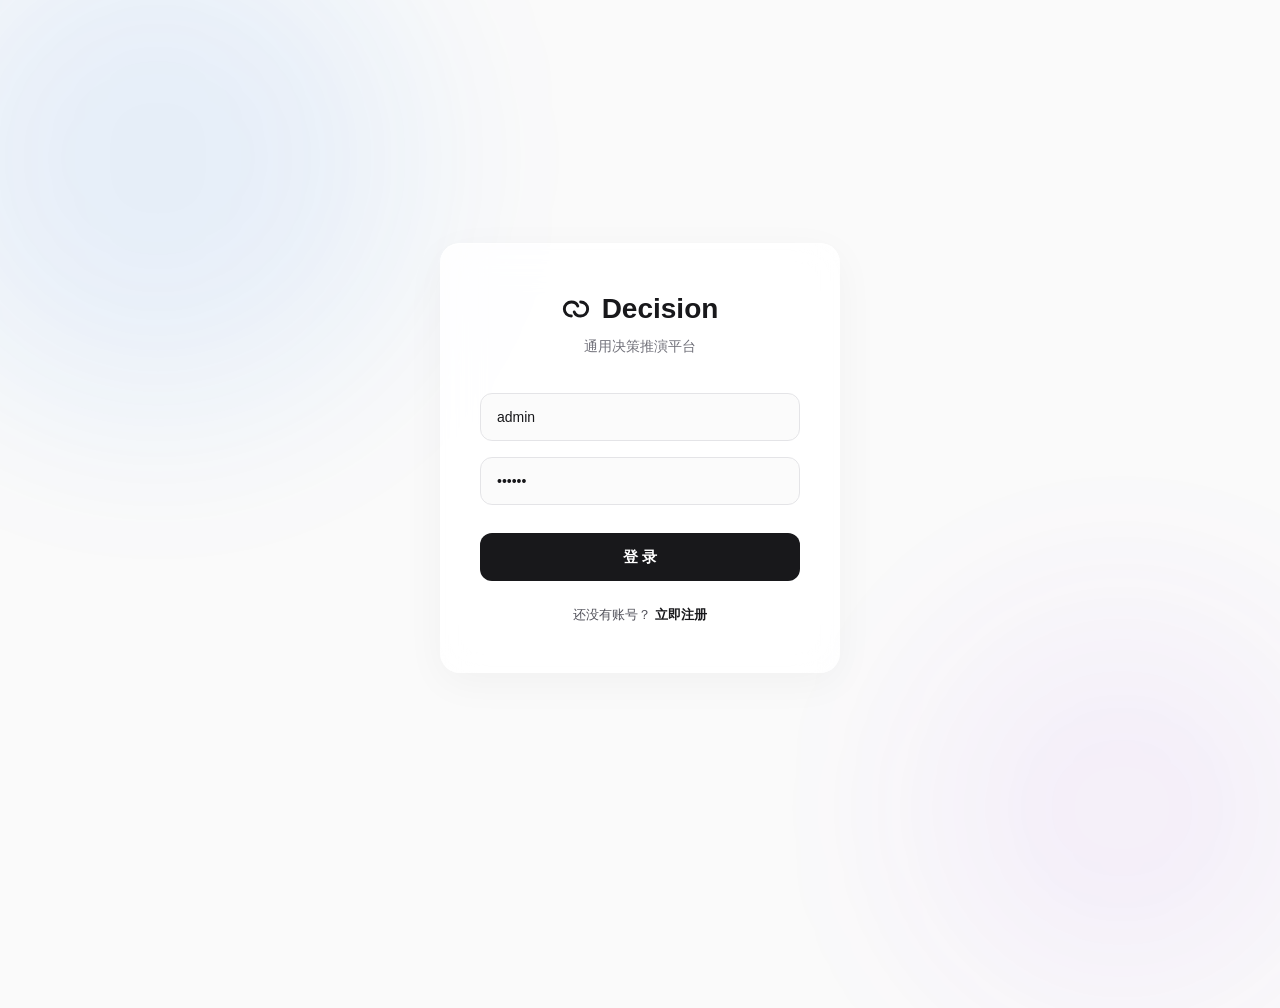
<file: prototype/login.html>
<!DOCTYPE html>
<html lang="zh-CN">
<head>
<meta charset="UTF-8">
<title>登录 - Decision</title>
<link rel="icon" href="data:," />
  <script type="module" crossorigin src="../assets/login-BFQ-ybl0.js"></script>
  <link rel="modulepreload" crossorigin href="../assets/modulepreload-polyfill-B5Qt9EMX.js">
  <link rel="stylesheet" crossorigin href="../assets/login-CX4ebBFH.css">
  <link rel="stylesheet" crossorigin href="../assets/components-r1HoO9zm.css">
</head>
<body data-page="login" data-prototype-page="login.html" data-react-route="/login" data-current-state="login">
<div class="login-box" data-component="auth-shell">
<div class="logo" data-component="brand-mark">
<svg class="icon" viewBox="0 0 24 24" stroke="currentColor" stroke-width="2" fill="none" stroke-linecap="round" stroke-linejoin="round">
<path d="M8 18C4.686 18 2 15.314 2 12c0-3.314 2.686-6 6-6 2.5 0 4.8 1.5 5.5 3.5" />
<path d="M16 6c3.314 0 6 2.686 6 6 0 3.314-2.686 6-6 6-2.5 0-4.8-1.5-5.5-3.5" />
</svg>
Decision
</div>
<div class="subtitle">通用决策推演平台</div>
<form id="login-view" class="view-section active" data-component="login-form" data-state="login" autocomplete="off">
<div class="input-group">
<div class="nl-input">
<input type="text" id="login-account" name="username" data-field="login.username" data-api-field="username" placeholder="请输入用户名" value="admin" autocomplete="off">
</div>
<div class="error-msg" id="login-account-err"></div>
</div>
<div class="input-group">
<div class="nl-input">
<input type="password" id="login-password" name="password" data-field="login.password" data-api-field="password" placeholder="请输入密码" value="000000" autocomplete="new-password">
</div>
<div class="error-msg" id="login-password-err"></div>
</div>
<div class="global-error" id="login-global-err"></div>
<button class="btn" id="login-btn" type="button" data-event="auth.login.submit">登 录</button>
<div class="register-area">
还没有账号？ <a href="javascript:void(0)" data-event="auth.view.register" onclick="switchView('register')">立即注册</a>
</div>
</form>
<form id="register-view" class="view-section" data-component="register-form" data-state="register" autocomplete="off">
<div class="input-group">
<div class="nl-input">
<input type="text" id="reg-account" name="username" data-field="register.username" data-api-field="username" placeholder="请输入用户名" autocomplete="off">
</div>
<div class="error-msg" id="reg-account-err"></div>
</div>
<div class="input-group">
<div class="nl-input">
<input type="password" id="reg-password" name="password" data-field="register.password" data-api-field="password" placeholder="请输入密码" autocomplete="new-password">
</div>
<div class="error-msg" id="reg-password-err"></div>
</div>
<div class="input-group">
<div class="nl-input">
<input type="password" id="reg-confirm" name="passwordConfirm" data-field="register.passwordConfirm" data-api-field="password_confirm" placeholder="请再次输入密码" autocomplete="new-password">
</div>
<div class="error-msg" id="reg-confirm-err"></div>
</div>
<div class="global-error" id="reg-global-err"></div>
<button class="btn" id="reg-btn" type="button" data-event="auth.register.submit" disabled>注 册</button>
<div class="register-area">
已有账号？ <a href="javascript:void(0)" data-event="auth.view.login" onclick="switchView('login')">返回登录</a>
</div>
</form>
</div>
<div class="modal-overlay" id="successModal" data-component="registration-success-modal" data-state="hidden">
<div class="modal-content success-modal">
<div class="modal-body">
<svg class="success-icon" viewBox="0 0 24 24" fill="none" stroke="currentColor" stroke-linecap="round" stroke-linejoin="round">
<path d="M22 11.08V12a10 10 0 1 1-5.93-9.14"></path>
<polyline points="22 4 12 14.01 9 11.01"></polyline>
</svg>
<div class="success-text">注册成功</div>
<div class="success-subtext">请前往登录使用系统</div>
</div>
<div class="modal-footer">
<button class="primary-btn" data-event="auth.register.success.confirm" onclick="closeSuccessModal()">前往登录</button>
</div>
</div>
</div>
</body>
</html>
</file>
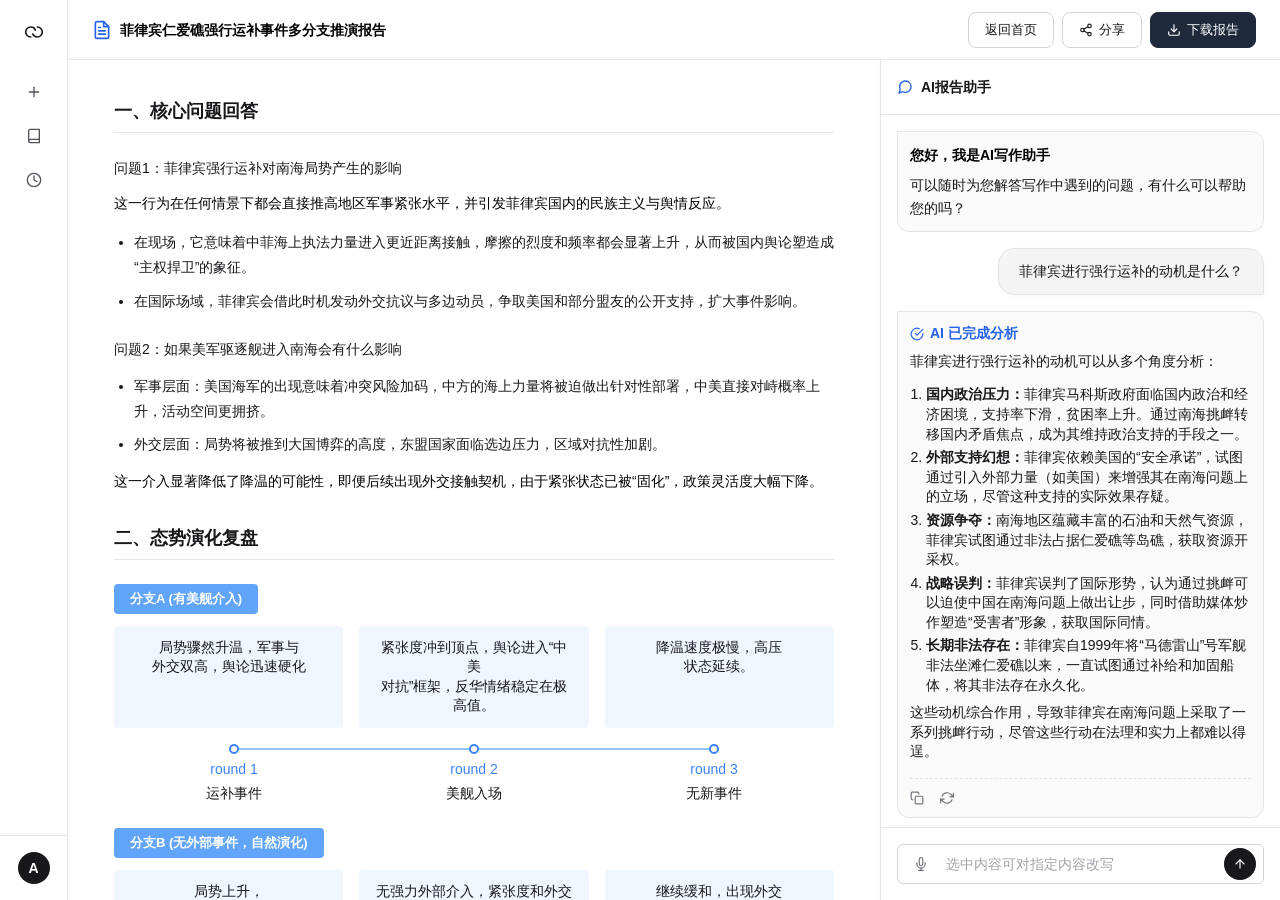
<file: prototype/report.html>
<!DOCTYPE html>
<html lang="zh-CN">
<head>
<meta charset="UTF-8">
<title>推演报告 - Decision</title>
<link rel="icon" href="data:," />
  <script type="module" crossorigin src="../assets/report-BNbcn2IQ.js"></script>
  <link rel="modulepreload" crossorigin href="../assets/modulepreload-polyfill-B5Qt9EMX.js">
  <link rel="stylesheet" crossorigin href="../assets/report-D6ZVzdEO.css">
  <link rel="stylesheet" crossorigin href="../assets/components-r1HoO9zm.css">
</head>
<body data-page="report" data-prototype-page="report.html" data-react-route="/report" data-current-state="final-report">
<!-- 工具栏默认收起 -->
<div class="global-toolbar" id="toolbar" data-component="app-sidebar" data-state="collapsed">
<div class="tb-header">
<a href="home.html" class="tb-logo-box" title="Decision 首页">
<svg class="icon icon-lg" style="color:var(--primary-black);" viewBox="0 0 24 24" stroke="currentColor" stroke-width="2" fill="none" stroke-linecap="round" stroke-linejoin="round">
<path d="M8 18C4.686 18 2 15.314 2 12c0-3.314 2.686-6 6-6 2.5 0 4.8 1.5 5.5 3.5" />
<path d="M16 6c3.314 0 6 2.686 6 6 0 3.314-2.686 6-6 6-2.5 0-4.8-1.5-5.5-3.5" />
</svg>
<span>Decision</span>
</a>
<button id="sidebar-toggle-btn" class="sidebar-toggle" onclick="toggleToolbar()" title="展开边栏" data-event="sidebar.toggle">
<svg class="icon" viewBox="0 0 24 24"><rect x="3" y="3" width="18" height="18" rx="2" ry="2"></rect><line x1="9" y1="3" x2="9" y2="21"></line></svg>
</button>
</div>
<div class="tb-nav">
<a href="home.html" class="tb-item" data-event="task.create.open" data-route="/home">
<svg class="icon" viewBox="0 0 24 24"><line x1="12" y1="5" x2="12" y2="19"></line><line x1="5" y1="12" x2="19" y2="12"></line></svg>
<span>新建任务</span>
</a>
<a href="knowledge.html" class="tb-item" data-event="knowledge.open" data-route="/knowledge">
<svg class="icon" viewBox="0 0 24 24"><path d="M4 19.5A2.5 2.5 0 0 1 6.5 17H20"></path><path d="M6.5 2H20v20H6.5A2.5 2.5 0 0 1 4 19.5v-15A2.5 2.5 0 0 1 6.5 2z"></path></svg>
<span>知识库</span>
</a>
<div class="tb-item collapsed-history-btn" onclick="toggleToolbar()" title="历史任务" data-event="history.open-sidebar">
<svg class="icon" viewBox="0 0 24 24"><circle cx="12" cy="12" r="10"></circle><polyline points="12 6 12 12 16 14"></polyline></svg>
</div>
</div>
<div class="history-section">
<div class="history-header">
<div style="display: flex; align-items: center; gap: 4px; cursor: pointer;" onclick="toggleHistoryList()" data-event="history.toggle">
<span>历史任务</span>
<svg id="history-arrow" class="icon icon-sm history-arrow-icon" viewBox="0 0 24 24"><polyline points="6 9 12 15 18 9"></polyline></svg>
</div>
<svg class="icon icon-sm" style="cursor: pointer;" viewBox="0 0 24 24"><circle cx="11" cy="11" r="8"></circle><line x1="21" y1="21" x2="16.65" y2="16.65"></line></svg>
</div>
<div class="history-list" id="history-list-container">
<div class="hist-item" onclick="window.location.href='workspace.html'" data-event="history.open-workspace" data-route="/workspace">
<svg class="icon icon-sm" style="color: #94A3B8;" viewBox="0 0 24 24"><path d="M14 2H6a2 2 0 0 0-2 2v16a2 2 0 0 0 2 2h12a2 2 0 0 0 2-2V8z"></path><polyline points="14 2 14 8 20 8"></polyline><line x1="16" y1="13" x2="8" y2="13"></line><line x1="16" y1="17" x2="8" y2="17"></line><polyline points="10 9 9 9 8 9"></polyline></svg>
菲律宾仁爱礁强行运补事件推演
</div>
<div class="hist-item">
<svg class="icon icon-sm" style="color: #94A3B8;" viewBox="0 0 24 24"><path d="M14 2H6a2 2 0 0 0-2 2v16a2 2 0 0 0 2 2h12a2 2 0 0 0 2-2V8z"></path><polyline points="14 2 14 8 20 8"></polyline><line x1="16" y1="13" x2="8" y2="13"></line><line x1="16" y1="17" x2="8" y2="17"></line><polyline points="10 9 9 9 8 9"></polyline></svg>
关税后续问题推演评估及应对
</div>
<div class="hist-item">
<svg class="icon icon-sm" style="color: #94A3B8;" viewBox="0 0 24 24"><path d="M14 2H6a2 2 0 0 0-2 2v16a2 2 0 0 0 2 2h12a2 2 0 0 0 2-2V8z"></path><polyline points="14 2 14 8 20 8"></polyline><line x1="16" y1="13" x2="8" y2="13"></line><line x1="16" y1="17" x2="8" y2="17"></line><polyline points="10 9 9 9 8 9"></polyline></svg>
中东原油市场短期走势预测分析
</div>
<div class="hist-item">
<svg class="icon icon-sm" style="color: #94A3B8;" viewBox="0 0 24 24"><path d="M14 2H6a2 2 0 0 0-2 2v16a2 2 0 0 0 2 2h12a2 2 0 0 0 2-2V8z"></path><polyline points="14 2 14 8 20 8"></polyline><line x1="16" y1="13" x2="8" y2="13"></line><line x1="16" y1="17" x2="8" y2="17"></line><polyline points="10 9 9 9 8 9"></polyline></svg>
东海防空识别区常态化巡航评估
</div>
<div class="hist-item">
<svg class="icon icon-sm" style="color: #94A3B8;" viewBox="0 0 24 24"><path d="M14 2H6a2 2 0 0 0-2 2v16a2 2 0 0 0 2 2h12a2 2 0 0 0 2-2V8z"></path><polyline points="14 2 14 8 20 8"></polyline><line x1="16" y1="13" x2="8" y2="13"></line><line x1="16" y1="17" x2="8" y2="17"></line><polyline points="10 9 9 9 8 9"></polyline></svg>
半导体供应链制裁极限施压演进
</div>
</div>
</div>
<!-- 新增：侧边栏底部用户信息 -->
<div class="tb-footer-line"></div>
<div class="tb-footer" title="用户账户">
<div class="tb-footer-avatar">A</div>
<span class="tb-footer-text">admin</span>
</div>
</div>
<div class="wrapper" data-component="report-shell">
<div class="header">
<div style="display: flex; align-items: center; gap: 8px;">
<svg class="icon icon-lg" style="color:var(--primary-blue);" viewBox="0 0 24 24"><path d="M14 2H6a2 2 0 0 0-2 2v16a2 2 0 0 0 2 2h12a2 2 0 0 0 2-2V8z"></path><polyline points="14 2 14 8 20 8"></polyline><line x1="16" y1="13" x2="8" y2="13"></line><line x1="16" y1="17" x2="8" y2="17"></line><polyline points="10 9 9 9 8 9"></polyline></svg>
<span style="color: #000000;"><b>菲律宾仁爱礁强行运补事件多分支推演报告</b></span>
</div>
<div style="display: flex; align-items: center;">
<button class="btn-outline" onclick="window.location.href='home.html'" data-event="report.return.home" data-route="/home" style="margin-left:12px; padding: 0 16px; height: 32px; display: inline-flex; align-items: center; justify-content: center; border-radius: 8px;">
返回首页
</button>
<button class="btn-outline" data-event="report.share" style="margin-left:8px; padding: 0 16px; height: 32px; display: inline-flex; align-items: center; justify-content: center; border-radius: 8px;">
<svg class="icon icon-sm" style="margin-right: 6px;" viewBox="0 0 24 24"><circle cx="18" cy="5" r="3"></circle><circle cx="6" cy="12" r="3"></circle><circle cx="18" cy="19" r="3"></circle><line x1="8.59" y1="13.51" x2="15.42" y2="17.49"></line><line x1="15.41" y1="6.51" x2="8.59" y2="10.49"></line></svg>
分享
</button>
<button class="btn" data-event="report.export.download" style="margin-left:8px; padding: 0 16px; height: 32px; display: inline-flex; align-items: center; justify-content: center; font-size: 13px; font-weight: 500; background:#1E293B; color:#fff; border: 1px solid #1E293B; border-radius:8px; cursor: pointer; transition: 0.2s;">
<svg class="icon icon-sm" style="margin-right: 6px;" viewBox="0 0 24 24"><path d="M21 15v4a2 2 0 0 1-2 2H5a2 2 0 0 1-2-2v-4"></path><polyline points="7 10 12 15 17 10"></polyline><line x1="12" y1="15" x2="12" y2="3"></line></svg>
下载报告
</button>
</div>
</div>
<div class="rep-body" data-component="report-workspace">
<div class="doc-area" id="report-doc-area" data-component="report-document-area">
<!-- 优化：设置 contenteditable 使得点击即出现光标 -->
<div class="doc-container" contenteditable="true" data-component="editable-report-document" data-report-key="philippines-renai-final-report" style="outline: none;">

<!-- 一、核心问题回答 (所有文字纯黑) -->
<div class="doc-h1" data-component="report-core-answer" data-section="core-answer">
一、核心问题回答
</div>
<div class="q-title">问题1：菲律宾强行运补对南海局势产生的影响</div>
<div class="doc-p" style="color:#000000; margin-bottom:8px;">这一行为在任何情景下都会直接推高地区军事紧张水平，并引发菲律宾国内的民族主义与舆情反应。</div>
<ul class="q-list">
  <li>在现场，它意味着中菲海上执法力量进入更近距离接触，摩擦的烈度和频率都会显著上升，从而被国内舆论塑造成“主权捍卫”的象征。</li>
  <li>在国际场域，菲律宾会借此时机发动外交抗议与多边动员，争取美国和部分盟友的公开支持，扩大事件影响。</li>
</ul>

<div class="q-title">问题2：如果美军驱逐舰进入南海会有什么影响</div>
<ul class="q-list" style="margin-bottom:12px;">
  <li>军事层面：美国海军的出现意味着冲突风险加码，中方的海上力量将被迫做出针对性部署，中美直接对峙概率上升，活动空间更拥挤。</li>
  <li>外交层面：局势将被推到大国博弈的高度，东盟国家面临选边压力，区域对抗性加剧。</li>
</ul>
<div class="doc-p" style="color:#000000; margin-bottom: 32px;">这一介入显著降低了降温的可能性，即便后续出现外交接触契机，由于紧张状态已被“固化”，政策灵活度大幅下降。</div>

<!-- 二、态势演化复盘 -->
<div class="doc-h1" data-component="situation-review" data-section="situation-review">
二、态势演化复盘
</div>
<div class="timeline-wrapper">
  <!-- 分支A -->
  <div class="tl-branch">
    <div class="tl-branch-title">分支A (有美舰介入)</div>
    <div class="tl-nodes">
      <div class="tl-node">局势骤然升温，军事与<br>外交双高，舆论迅速硬化</div>
      <div class="tl-node">紧张度冲到顶点，舆论进入“中美<br>对抗”框架，反华情绪稳定在极高值。</div>
      <div class="tl-node">降温速度极慢，高压<br>状态延续。</div>
    </div>
    <div class="tl-axis">
      <div class="tl-line"></div>
      <div class="tl-step">round 1<span>运补事件</span></div>
      <div class="tl-step">round 2<span>美舰入场</span></div>
      <div class="tl-step">round 3<span>无新事件</span></div>
    </div>
  </div>
  
  <!-- 分支B -->
  <div class="tl-branch">
    <div class="tl-branch-title">分支B (无外部事件，自然演化)</div>
    <div class="tl-nodes">
      <div class="tl-node">局势上升，<br>但仍位于可控区</div>
      <div class="tl-node">无强力外部介入，紧张度和外交<br>压力自然回落，舆论热度下降，<br>反华情绪温和降低。</div>
      <div class="tl-node">继续缓和，出现外交<br>接触意向。</div>
    </div>
    <div class="tl-axis">
      <div class="tl-line"></div>
      <div class="tl-step">round 1<span>运补事件</span></div>
      <div class="tl-step">round 2<span>延续</span></div>
      <div class="tl-step">round 3<span></span></div>
    </div>
  </div>
</div>

<!-- 洞察文本 -->
<div class="insight-section-title">对比发现</div>
<div class="insight-item">
  <span class="insight-item-title">外部介入是紧张状态固化的决定性因素</span>
  <span class="insight-item-desc">有美舰介入的情景里，局势和舆论几乎锁死在高位，降温极难；无美舰介入时，局势有较强自我修复能力。</span>
</div>
<div class="insight-item">
  <span class="insight-item-title">触发事件的叙事走向在第一轮基本定型</span>
  <span class="insight-item-desc">第一轮对事件的定性将左右后续舆论方向和公众情绪走势。</span>
</div>
<div class="insight-item">
  <span class="insight-item-title">外交回旋空间与外部介入成反比</span>
  <span class="insight-item-desc">外部大国的军事参与迫使东盟等区域国家选边站，削弱调解作用。</span>
</div>

<div class="insight-section-title">战略洞察</div>
<div class="insight-item">
  <span class="insight-item-title">分支预案化</span>
  <span class="insight-item-desc">在面对类似事件时，应当事先区分“外力介入”与“无外力介入”两种路线，匹配不同的应对模板。</span>
</div>
<div class="insight-item">
  <span class="insight-item-title">抓住自然降温窗口</span>
  <span class="insight-item-desc">如果无外部介入，应迅速释放外交善意和降温动作，加快恢复多边对话。</span>
</div>
<div class="insight-item">
  <span class="insight-item-title">稳控高压期的风险</span>
  <span class="insight-item-desc">若外力介入已成事实，应将重心切换到风险管理与防扩散，避免战术意外演变成战略危机。</span>
</div>
<div class="insight-item">
  <span class="insight-item-title">舆论战的时间敏感性</span>
  <span class="insight-item-desc">舆情叙事在初期的塑造几乎决定长期话语格局，需在事件发生后的黄金24小时内投入资源应对。</span>
</div>
<div class="insight-summary">
  这两条推演路径清楚表明——“外部军力介入”与否，是南海摩擦局势能否自然降温的临界变量。中国需要在战略层面设计双轨方案：一条应对无外力介入的自然演化场景（以外交与东盟合作为主），另一条应对外力介入导致的高压固化场景（以危机管理与舆论对冲为主），这样才能在局势突变时保持主动权。
</div>

<!-- 三、事件链深度剖析 -->
<div class="doc-h1" data-component="event-chain-analysis" data-section="event-chain-analysis">
三、事件链深度剖析
</div>
<ul class="q-list">
  <li><b>触发点：</b>菲运补事件是导火索，引发现场对抗 -> 舆论放大 -> 政策硬化。</li>
  <li><b>加速器：</b>美国军舰介入会成为态势固化的催化剂，中美直接对立的框架形成后，地区其他方被动卷入。</li>
  <li><b>缓冲机制：</b>在没有外部硬实力介入的情景下，局势会通过外交接触、媒体注意力转移等方式逐渐自我降温。</li>
  <li><b>长期效应：</b>舆论叙事一旦形成定式（如“中国霸凌”），在没有有力反叙事和外交突破的情况下，会持续影响政策，即便实地摩擦减少，政策依旧偏硬。</li>
</ul>

<!-- 四、关键风险点清单 -->
<div class="doc-h1" data-component="risk-list" data-section="risk-list">
四、关键风险点清单
</div>
<div class="risk-grid">
  <div class="risk-card">
    <div class="risk-card-header">擦枪走火风险</div>
    <div class="risk-card-body">多方舰机近距离机动，在无沟通或沟通延迟情况下可能发生意外冲突。</div>
  </div>
  <div class="risk-card">
    <div class="risk-card-header">对抗固化风险</div>
    <div class="risk-card-body">外部大国军事存在把短期摩擦变成长期高压状态，降低外交腾挪空间。</div>
  </div>
  <div class="risk-card">
    <div class="risk-card-header">多边平台功能削弱</div>
    <div class="risk-card-body">东盟被迫选边，失去中立调解功能。</div>
  </div>
  <div class="risk-card">
    <div class="risk-card-header">舆论绑架风险</div>
    <div class="risk-card-body">国内民族主义情绪长期高位，限制政策调整余地。</div>
  </div>
</div>

<!-- 五、策略优化建议 -->
<div class="doc-h1" data-component="strategy-recommendations" data-section="strategy-recommendations">
五、策略优化建议
</div>
<table class="strategy-table">
  <tbody>
    <tr>
      <td>东盟分化与稳固双边渠道</td>
      <td>主动接触中立和友好国家，减少菲律宾的外交动员成功率。</td>
    </tr>
    <tr>
      <td>建立风险防控机制</td>
      <td>确保对美、对菲有直接军事联络渠道，在高压期防止战术层面的意外冲突。</td>
    </tr>
    <tr>
      <td>舆论主动态势塑造</td>
      <td>布局国际叙事，削弱“霸凌者”标签，通过透明信息和法律依据塑造克制形象。</td>
    </tr>
    <tr>
      <td>现场执法标准化</td>
      <td>制定可预期的现场应对规则，既保证主权，又避免因一线即兴动作而引发升级。</td>
    </tr>
    <tr>
      <td>渐进性姿态管理</td>
      <td>根据局势阶段，适度释放降温动作（如放行非敏感民用补给），营造谈判窗口。</td>
    </tr>
  </tbody>
</table>

</div>

<!-- 鼠标悬停时展示的段落操作柄 -->
<div id="para-handle" class="para-handle" data-component="paragraph-action-handle">
    <span style="color:var(--primary-blue)">T</span> ⋮⋮
</div>

<!-- 点击操作柄弹出的下拉菜单 (仿 AI改写工具栏2.jpg) -->
<div id="para-dropdown" class="para-dropdown" data-component="paragraph-action-menu">
    <div class="pd-item ai-rewrite-btn" data-event="report.ai-rewrite.open" style="color: var(--primary-blue); font-weight: 500;">
        <svg viewBox="0 0 24 24" style="width: 18px; height: 18px; color: var(--primary-blue); margin-right: 6px; stroke: currentColor; stroke-width: 2; fill: none; stroke-linecap: round; stroke-linejoin: round;"><path d="M21 11.5a8.38 8.38 0 0 1-.9 3.8 8.5 8.5 0 0 1-7.6 4.7 8.38 8.38 0 0 1-3.8-.9L3 21l1.9-5.7a8.38 8.38 0 0 1-.9-3.8 8.5 8.5 0 0 1 4.7-7.6 8.38 8.38 0 0 1 3.8-.9h.5a8.48 8.48 0 0 1 8 8v.5z"></path></svg> AI 改写
    </div>
    <div class="pd-divider"></div>
    <!-- 第二行：T | H1 | H2 | H3 | H4 | 列表 -->
    <div class="pd-row">
        <div class="pd-icon-btn" style="color: var(--primary-blue); background: #E8F0FE;">T</div>
        <div class="pd-icon-btn">H1</div>
        <div class="pd-icon-btn">H2</div>
        <div class="pd-icon-btn">H3</div>
        <div class="pd-icon-btn">H4</div>
        <div class="pd-icon-btn"><svg viewBox="0 0 24 24"><line x1="8" y1="6" x2="21" y2="6"></line><line x1="8" y1="12" x2="21" y2="12"></line><line x1="8" y1="18" x2="21" y2="18"></line><line x1="3" y1="6" x2="3.01" y2="6"></line><line x1="3" y1="12" x2="3.01" y2="12"></line><line x1="3" y1="18" x2="3.01" y2="18"></line></svg></div>
    </div>
    <!-- 第三行：优化 123有序列表、双引号、高亮图标 -->
    <div class="pd-row">
        <!-- 明确的 1 2 3 序号列表图标 -->
        <div class="pd-icon-btn" title="有序列表">
            <svg viewBox="0 0 24 24" fill="none" stroke="currentColor" stroke-width="2">
                <line x1="12" y1="6" x2="21" y2="6"></line>
                <line x1="12" y1="12" x2="21" y2="12"></line>
                <line x1="12" y1="18" x2="21" y2="18"></line>
                <text x="3" y="9" font-size="7" fill="currentColor" stroke="none" font-family="sans-serif">1</text>
                <text x="3" y="15" font-size="7" fill="currentColor" stroke="none" font-family="sans-serif">2</text>
                <text x="3" y="21" font-size="7" fill="currentColor" stroke="none" font-family="sans-serif">3</text>
            </svg>
        </div>
        <div class="pd-icon-btn"><svg viewBox="0 0 24 24"><polyline points="9 11 12 14 22 4"></polyline><path d="M21 12v7a2 2 0 0 1-2 2H5a2 2 0 0 1-2-2V5a2 2 0 0 1 2-2h11"></path></svg></div>
        <div class="pd-icon-btn"><svg viewBox="0 0 24 24"><polyline points="16 18 22 12 16 6"></polyline><polyline points="8 6 2 12 8 18"></polyline></svg></div>
        <!-- 明确的双引号引用图标 -->
        <div class="pd-icon-btn" title="引用">
            <svg viewBox="0 0 24 24" fill="none" stroke="currentColor" stroke-width="2" stroke-linecap="round" stroke-linejoin="round">
                <path d="M3 21c3 0 7-1 7-8V5c0-1.25-.756-2.017-2-2H4c-1.25 0-2 .75-2 1.972V11c0 1.25.75 2 2 2 1 0 1 0 1 1v1c0 1-1 2-2 2s-1 .008-1 1.031V20c0 1 0 1 1 1z"></path>
                <path d="M15 21c3 0 7-1 7-8V5c0-1.25-.757-2.017-2-2h-4c-1.25 0-2 .75-2 1.972V11c0 1.25.75 2 2 2h.75c0 2.25.25 4-2.75 4v3c0 1 0 1 1 1z"></path>
            </svg>
        </div>
        <!-- 明确的“A”高亮图标 -->
        <div class="pd-icon-btn" title="高亮">
            <span style="background: #FEF08A; padding: 0 4px; border-radius: 2px; font-weight: bold; font-family: serif; font-size: 13px; line-height: 16px; display: inline-block; color: #1E293B;">A</span>
        </div>
        <div class="pd-icon-btn" style="visibility:hidden;"></div>
    </div>
    <div class="pd-divider"></div>
    <div class="pd-item"><svg viewBox="0 0 24 24" fill="none" stroke="currentColor" stroke-width="2"><line x1="21" y1="10" x2="3" y2="10"></line><line x1="21" y1="6" x2="3" y2="6"></line><line x1="21" y1="14" x2="3" y2="14"></line><line x1="21" y1="18" x2="3" y2="18"></line></svg> <span style="flex:1;">缩进和对齐</span> <svg viewBox="0 0 24 24" fill="none" stroke="currentColor" stroke-width="2"><polyline points="9 18 15 12 9 6"></polyline></svg></div>
    <div class="pd-item"><svg viewBox="0 0 24 24" fill="none" stroke="currentColor" stroke-width="2"><circle cx="12" cy="12" r="10"></circle><path d="M12 2a14.5 14.5 0 0 0 0 20 14.5 14.5 0 0 0 0-20"></path><path d="M2 12h20"></path></svg> <span style="flex:1;">颜色</span> <svg viewBox="0 0 24 24" fill="none" stroke="currentColor" stroke-width="2"><polyline points="9 18 15 12 9 6"></polyline></svg></div>
    <div class="pd-divider"></div>
    <div class="pd-item"><svg viewBox="0 0 24 24" fill="none" stroke="currentColor" stroke-width="2"><path d="M21 15a2 2 0 0 1-2 2H7l-4 4V5a2 2 0 0 1 2-2h14a2 2 0 0 1 2 2z"></path></svg> 评论</div>
    <div class="pd-item"><svg viewBox="0 0 24 24" fill="none" stroke="currentColor" stroke-width="2"><circle cx="6" cy="6" r="3"></circle><circle cx="6" cy="18" r="3"></circle><line x1="20" y1="4" x2="8.12" y2="15.88"></line><line x1="14.47" y1="14.48" x2="20" y2="20"></line><line x1="8.12" y1="8.12" x2="12" y2="12"></line></svg> 剪切</div>
    <div class="pd-item"><svg viewBox="0 0 24 24" fill="none" stroke="currentColor" stroke-width="2"><rect x="9" y="9" width="13" height="13" rx="2" ry="2"></rect><path d="M5 15H4a2 2 0 0 1-2-2V4a2 2 0 0 1 2-2h9a2 2 0 0 1 2 2v1"></path></svg> 复制</div>
    <div class="pd-item"><svg viewBox="0 0 24 24" fill="none" stroke="currentColor" stroke-width="2"><polyline points="3 6 5 6 21 6"></polyline><path d="M19 6v14a2 2 0 0 1-2 2H7a2 2 0 0 1-2-2V6m3 0V4a2 2 0 0 1 2-2h4a2 2 0 0 1 2 2v2"></path><line x1="10" y1="11" x2="10" y2="17"></line><line x1="14" y1="11" x2="14" y2="17"></line></svg> 删除</div>
    <div class="pd-divider"></div>
    <div class="pd-item"><svg viewBox="0 0 24 24" fill="none" stroke="currentColor" stroke-width="2"><rect x="3" y="3" width="18" height="18" rx="2" ry="2"></rect><line x1="12" y1="8" x2="12" y2="16"></line><line x1="8" y1="12" x2="16" y2="12"></line></svg> <span style="flex:1;">在下方添加</span> <svg viewBox="0 0 24 24" fill="none" stroke="currentColor" stroke-width="2"><polyline points="9 18 15 12 9 6"></polyline></svg></div>
</div>

<!-- 文档内悬浮：选中后的横向编辑工具栏 -->
<div id="floating-toolbar" class="floating-toolbar" data-component="text-selection-toolbar">
    <div class="ft-btn ai-rewrite-btn" data-event="report.ai-rewrite.open" style="color: var(--primary-blue); font-weight: 500;">
        <svg viewBox="0 0 24 24" style="width: 18px; height: 18px; color: var(--primary-blue); margin-right: 4px; stroke: currentColor; stroke-width: 2; fill: none; stroke-linecap: round; stroke-linejoin: round;"><path d="M21 11.5a8.38 8.38 0 0 1-.9 3.8 8.5 8.5 0 0 1-7.6 4.7 8.38 8.38 0 0 1-3.8-.9L3 21l1.9-5.7a8.38 8.38 0 0 1-.9-3.8 8.5 8.5 0 0 1 4.7-7.6 8.38 8.38 0 0 1 3.8-.9h.5a8.48 8.48 0 0 1 8 8v.5z"></path></svg> AI 改写
    </div>
    <div class="ft-divider"></div>
    <div class="ft-btn ft-text-icon">T <svg viewBox="0 0 24 24" fill="none" stroke="currentColor" style="width:14px;height:14px;margin-left:2px;"><polyline points="6 9 12 15 18 9"></polyline></svg></div>
    <div class="ft-divider"></div>
    <div class="ft-btn"><svg viewBox="0 0 24 24" fill="none" stroke="currentColor"><line x1="3" y1="6" x2="21" y2="6"></line><line x1="3" y1="12" x2="15" y2="12"></line><line x1="3" y1="18" x2="21" y2="18"></line></svg> <svg viewBox="0 0 24 24" fill="none" stroke="currentColor" style="width:14px;height:14px;margin-left:2px;"><polyline points="6 9 12 15 18 9"></polyline></svg></div>
    <div class="ft-divider"></div>
    
    <div class="ft-btn ft-text-icon" style="font-weight: bold;">B</div>
    <div class="ft-btn ft-text-icon" style="text-decoration: line-through;">S</div>
    <div class="ft-btn ft-text-icon" style="font-style: italic;">I</div>
    <div class="ft-btn ft-text-icon" style="text-decoration: underline;">U</div>
    <!-- 优化：将超链接🔗图标调小 -->
    <div class="ft-btn ft-text-icon">
        <svg viewBox="0 0 24 24" fill="none" stroke="currentColor" style="width: 14px; height: 14px;">
            <path d="M10 13a5 5 0 0 0 7.54.54l3-3a5 5 0 0 0-7.07-7.07l-1.72 1.71"></path>
            <path d="M14 11a5 5 0 0 0-7.54-.54l-3 3a5 5 0 0 0 7.07 7.07l1.71-1.71"></path>
        </svg>
    </div>
    
    <div class="ft-btn ft-text-icon"><svg viewBox="0 0 24 24" fill="none" stroke="currentColor"><polyline points="16 18 22 12 16 6"></polyline><polyline points="8 6 2 12 8 18"></polyline></svg></div>
    <div class="ft-btn"><span style="background: #FEF08A; padding: 0 4px; border-radius: 2px;">A</span> <svg viewBox="0 0 24 24" fill="none" stroke="currentColor" style="width:14px;height:14px;margin-left:2px;"><polyline points="6 9 12 15 18 9"></polyline></svg></div>
    <div class="ft-divider"></div>
    <div class="ft-btn"><svg viewBox="0 0 24 24" fill="none" stroke="currentColor"><rect x="9" y="9" width="13" height="13" rx="2" ry="2"></rect><path d="M5 15H4a2 2 0 0 1-2-2V4a2 2 0 0 1 2-2h9a2 2 0 0 1 2 2v1"></path></svg> <span style="margin-left:2px;">复制</span></div>
    <div class="ft-btn"><svg viewBox="0 0 24 24" fill="none" stroke="currentColor"><path d="M21 15a2 2 0 0 1-2 2H7l-4 4V5a2 2 0 0 1 2-2h14a2 2 0 0 1 2 2z"></path></svg></div>
</div>

<!-- AI改写弹窗悬浮框 -->
<div id="ai-rewrite-popup" data-component="ai-rewrite-popup" data-state="hidden" style="display:none; position:absolute; z-index:1200; background:#FFFFFF; border:1px solid #E2E8F0; border-radius:12px; box-shadow:0 4px 20px rgba(0,0,0,0.08); width: 400px; padding:12px;">
    <div style="position:relative; display:flex; align-items:center;">
        <input type="text" id="ai-rewrite-input" name="rewriteInstruction" data-field="report.rewrite_instruction" data-api-field="instruction" placeholder="说说你想怎么改写" style="flex:1; border:none; outline:none; font-size:14px; padding:8px 48px 8px 12px; background:#F8FAFC; border-radius:8px; color:#1E293B;" oninput="checkRewriteInput()">
        <button class="send-btn-circle" id="rewrite-send-btn" title="发送指令" data-event="report.rewrite.send" style="position: absolute; right: 4px; top: 50%; transform: translateY(-50%); width: 28px; height: 28px;">
            <svg class="icon icon-sm" viewBox="0 0 24 24" stroke="currentColor" stroke-width="2"><line x1="12" y1="19" x2="12" y2="5"></line><polyline points="5 12 12 5 19 12"></polyline></svg>
        </button>
    </div>
</div>

</div>

<!-- 右侧 AI 搜索与辅助问答 (带拖拽缩放控制条) -->
<div class="ai-area" id="ai-area" data-component="report-ai-assistant" data-state="expanded">
<div class="ai-resizer" id="ai-resizer" data-component="report-ai-resizer"></div>
<div class="ai-header">
<svg class="icon" style="color:var(--primary-blue);" viewBox="0 0 24 24"><path d="M21 11.5a8.38 8.38 0 0 1-.9 3.8 8.5 8.5 0 0 1-7.6 4.7 8.38 8.38 0 0 1-3.8-.9L3 21l1.9-5.7a8.38 8.38 0 0 1-.9-3.8 8.5 8.5 0 0 1 4.7-7.6 8.38 8.38 0 0 1 3.8-.9h.5a8.48 8.48 0 0 1 8 8v.5z"></path></svg>
AI报告助手
</div>
<div class="chat-history" data-component="report-ai-chat-history">
<div class="msg sys">
  <span style="color:#000000; font-weight:bold; display:block; margin-bottom:8px;">您好，我是AI写作助手</span>
  可以随时为您解答写作中遇到的问题，有什么可以帮助您的吗？
</div>
<!-- 同步了 config.docx 的用户气泡样式 -->
<div class="msg user">菲律宾进行强行运补的动机是什么？</div>

<!-- AI回复区域，内联样式调整实现排版紧凑化 -->
<div class="msg sys" style="line-height: 1.4;">
  <div style="color:var(--primary-blue); font-weight:bold; margin-bottom:8px; display:flex; align-items:center; gap:6px;">
    <svg class="icon icon-sm" viewBox="0 0 24 24"><path d="M22 11.08V12a10 10 0 1 1-5.93-9.14"></path><polyline points="22 4 12 14.01 9 11.01"></polyline></svg>
    AI 已完成分析
  </div>
  <div style="margin-bottom:6px;">菲律宾进行强行运补的动机可以从多个角度分析：</div>
  <ol style="padding-left: 16px; margin-bottom: 8px; display: flex; flex-direction: column; gap: 4px;">
    <li><b>国内政治压力：</b>菲律宾马科斯政府面临国内政治和经济困境，支持率下滑，贫困率上升。通过南海挑衅转移国内矛盾焦点，成为其维持政治支持的手段之一。</li>
    <li><b>外部支持幻想：</b>菲律宾依赖美国的“安全承诺”，试图通过引入外部力量（如美国）来增强其在南海问题上的立场，尽管这种支持的实际效果存疑。</li>
    <li><b>资源争夺：</b>南海地区蕴藏丰富的石油和天然气资源，菲律宾试图通过非法占据仁爱礁等岛礁，获取资源开采权。</li>
    <li><b>战略误判：</b>菲律宾误判了国际形势，认为通过挑衅可以迫使中国在南海问题上做出让步，同时借助媒体炒作塑造“受害者”形象，获取国际同情。</li>
    <li><b>长期非法存在：</b>菲律宾自1999年将“马德雷山”号军舰非法坐滩仁爱礁以来，一直试图通过补给和加固船体，将其非法存在永久化。</li>
  </ol>
  <div>这些动机综合作用，导致菲律宾在南海问题上采取了一系列挑衅行动，尽管这些行动在法理和实力上都难以得逞。</div>
  
  <div class="msg-actions">
    <div class="msg-action-btn" title="复制">
      <svg class="icon icon-sm" viewBox="0 0 24 24"><rect x="9" y="9" width="13" height="13" rx="2" ry="2"></rect><path d="M5 15H4a2 2 0 0 1-2-2V4a2 2 0 0 1 2-2h9a2 2 0 0 1 2 2v1"></path></svg>
    </div>
    <div class="msg-action-btn" title="重新生成">
      <svg class="icon icon-sm" viewBox="0 0 24 24"><polyline points="23 4 23 10 17 10"></polyline><polyline points="1 20 1 14 7 14"></polyline><path d="M3.51 9a9 9 0 0 1 14.85-3.36L23 10M1 14l4.64 4.36A9 9 0 0 0 20.49 15"></path></svg>
    </div>
  </div>
</div>
</div>
<!-- 底栏带上方的“选中交互栏” -->
<div class="chat-input-container" data-component="report-ai-composer">
    <div id="ai-selection-bar" class="ai-selection-bar" data-component="selected-text-context" data-state="hidden">
        <div class="ai-selection-bar-text" id="ai-selection-text"></div>
        <svg class="icon icon-sm" style="cursor: pointer; flex-shrink: 0; margin-left: 8px;" onclick="cancelSelection()" data-event="report.selection.clear" viewBox="0 0 24 24"><line x1="18" y1="6" x2="6" y2="18"></line><line x1="6" y1="6" x2="18" y2="18"></line></svg>
    </div>
    <div class="chat-input" style="border-top: none;">
        <button class="voice-btn" title="语音输入" data-event="report.voice.input">
            <svg class="icon icon-sm" viewBox="0 0 24 24" fill="none" stroke="currentColor" stroke-width="2" stroke-linecap="round" stroke-linejoin="round"><path d="M12 1a3 3 0 0 0-3 3v8a3 3 0 0 0 6 0V4a3 3 0 0 0-3-3z"></path><path d="M19 10v2a7 7 0 0 1-14 0v-2"></path><line x1="12" y1="19" x2="12" y2="23"></line><line x1="8" y1="23" x2="16" y2="23"></line></svg>
        </button>
        <input type="text" id="chat-nl-input" name="reportInstruction" data-field="report.instruction" data-api-field="instruction" placeholder="选中内容可对指定内容改写" oninput="checkChatInput()">
        <button class="send-btn-circle" id="chat-send-btn" title="发送指令" data-event="report.instruction.send" style="position: absolute; right: 24px; top: 50%; transform: translateY(-50%);">
            <svg class="icon icon-sm" viewBox="0 0 24 24" stroke="currentColor" stroke-width="2"><line x1="12" y1="19" x2="12" y2="5"></line><polyline points="5 12 12 5 19 12"></polyline></svg>
        </button>
    </div>
</div>

</div>
</div>
</body>
</html>
</file>
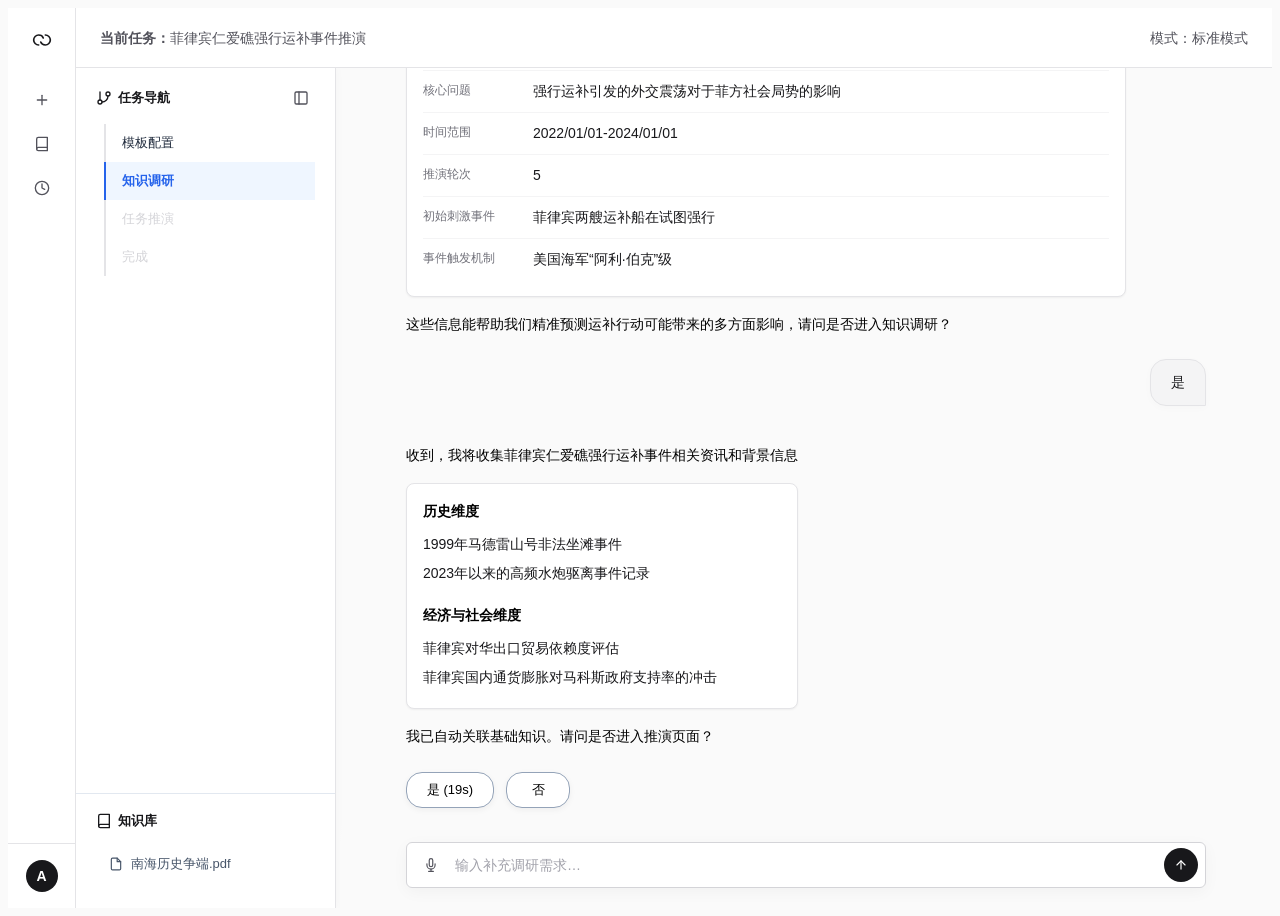
<file: prototype/research.html>
<!DOCTYPE html>
<html lang="zh-CN">
<head>
<meta charset="UTF-8">
<title>任务配置 - 知识调研 - Decision</title>
<link rel="icon" href="data:," />
  <script type="module" crossorigin src="../assets/research-DNIuBjHb.js"></script>
  <link rel="modulepreload" crossorigin href="../assets/modulepreload-polyfill-B5Qt9EMX.js">
  <link rel="stylesheet" crossorigin href="../assets/research-C5VOpGi3.css">
  <link rel="stylesheet" crossorigin href="../assets/components-r1HoO9zm.css">
</head>
<body data-page="research" data-prototype-page="research.html" data-react-route="/research" data-current-state="research">
<!-- 左侧工具栏默认收起 -->
<div class="global-toolbar" id="toolbar" data-component="app-sidebar" data-state="collapsed">
<div class="tb-header">
<a href="home.html" class="tb-logo-box" title="Decision 首页">
<svg class="icon icon-lg" style="color:var(--primary-black);" viewBox="0 0 24 24" stroke="currentColor" stroke-width="2"><path d="M8 18C4.686 18 2 15.314 2 12c0-3.314 2.686-6 6-6 2.5 0 4.8 1.5 5.5 3.5" /><path d="M16 6c3.314 0 6 2.686 6 6 0 3.314-2.686 6-6 6-2.5 0-4.8-1.5-5.5-3.5" /></svg>
<span>Decision</span>
</a>
<button id="sidebar-toggle-btn" class="sidebar-toggle" onclick="toggleToolbar()" title="展开边栏" data-event="sidebar.toggle">
<svg class="icon" viewBox="0 0 24 24"><rect x="3" y="3" width="18" height="18" rx="2" ry="2"></rect><line x1="9" y1="3" x2="9" y2="21"></line></svg>
</button>
</div>
<div class="tb-nav">
<a href="home.html" class="tb-item" data-event="task.create.open" data-route="/home">
<svg class="icon" viewBox="0 0 24 24"><line x1="12" y1="5" x2="12" y2="19"></line><line x1="5" y1="12" x2="19" y2="12"></line></svg>
<span>新建任务</span>
</a>
<a href="knowledge.html" class="tb-item" data-event="knowledge.open" data-route="/knowledge">
<svg class="icon" viewBox="0 0 24 24"><path d="M4 19.5A2.5 2.5 0 0 1 6.5 17H20"></path><path d="M6.5 2H20v20H6.5A2.5 2.5 0 0 1 4 19.5v-15A2.5 2.5 0 0 1 6.5 2z"></path></svg>
<span>知识库</span>
</a>
<div class="tb-item collapsed-history-btn" onclick="toggleToolbar()" title="历史任务" data-event="history.open-sidebar">
<svg class="icon" viewBox="0 0 24 24"><circle cx="12" cy="12" r="10"></circle><polyline points="12 6 12 12 16 14"></polyline></svg>
</div>
</div>
<div class="history-section">
<div class="history-header">
<div style="display: flex; align-items: center; gap: 4px; cursor: pointer;" onclick="toggleHistoryList()" data-event="history.toggle">
<span>历史任务</span>
<svg id="history-arrow" class="icon icon-sm history-arrow-icon" viewBox="0 0 24 24"><polyline points="6 9 12 15 18 9"></polyline></svg>
</div>
<svg class="icon icon-sm" style="cursor: pointer;" viewBox="0 0 24 24"><circle cx="11" cy="11" r="8"></circle><line x1="21" y1="21" x2="16.65" y2="16.65"></line></svg>
</div>
<div class="history-list" id="history-list-container">
<div class="hist-item" onclick="window.location.href='workspace.html'" data-event="history.open-workspace" data-route="/workspace">
<svg class="icon icon-sm" style="color: #94A3B8;" viewBox="0 0 24 24"><path d="M14 2H6a2 2 0 0 0-2 2v16a2 2 0 0 0 2 2h12a2 2 0 0 0 2-2V8z"></path><polyline points="14 2 14 8 20 8"></polyline><line x1="16" y1="13" x2="8" y2="13"></line><line x1="16" y1="17" x2="8" y2="17"></line><polyline points="10 9 9 9 8 9"></polyline></svg>
菲律宾仁爱礁强行运补事件推演
</div>
<div class="hist-item">
<svg class="icon icon-sm" style="color: #94A3B8;" viewBox="0 0 24 24"><path d="M14 2H6a2 2 0 0 0-2 2v16a2 2 0 0 0 2 2h12a2 2 0 0 0 2-2V8z"></path><polyline points="14 2 14 8 20 8"></polyline><line x1="16" y1="13" x2="8" y2="13"></line><line x1="16" y1="17" x2="8" y2="17"></line><polyline points="10 9 9 9 8 9"></polyline></svg>
关税后续问题推演评估及应对
</div>
<div class="hist-item">
<svg class="icon icon-sm" style="color: #94A3B8;" viewBox="0 0 24 24"><path d="M14 2H6a2 2 0 0 0-2 2v16a2 2 0 0 0 2 2h12a2 2 0 0 0 2-2V8z"></path><polyline points="14 2 14 8 20 8"></polyline><line x1="16" y1="13" x2="8" y2="13"></line><line x1="16" y1="17" x2="8" y2="17"></line><polyline points="10 9 9 9 8 9"></polyline></svg>
中东原油市场短期走势预测分析
</div>
<div class="hist-item">
<svg class="icon icon-sm" style="color: #94A3B8;" viewBox="0 0 24 24"><path d="M14 2H6a2 2 0 0 0-2 2v16a2 2 0 0 0 2 2h12a2 2 0 0 0 2-2V8z"></path><polyline points="14 2 14 8 20 8"></polyline><line x1="16" y1="13" x2="8" y2="13"></line><line x1="16" y1="17" x2="8" y2="17"></line><polyline points="10 9 9 9 8 9"></polyline></svg>
东海防空识别区常态化巡航评估
</div>
<div class="hist-item">
<svg class="icon icon-sm" style="color: #94A3B8;" viewBox="0 0 24 24"><path d="M14 2H6a2 2 0 0 0-2 2v16a2 2 0 0 0 2 2h12a2 2 0 0 0 2-2V8z"></path><polyline points="14 2 14 8 20 8"></polyline><line x1="16" y1="13" x2="8" y2="13"></line><line x1="16" y1="17" x2="8" y2="17"></line><polyline points="10 9 9 9 8 9"></polyline></svg>
半导体供应链制裁极限施压演进
</div>
</div>
</div>

<!-- 底部用户信息区 -->
<div class="user-profile">
<div class="avatar">A</div>
<div class="user-name">admin</div>
</div>
</div>

<div class="wrapper" data-component="research-shell">
<div class="header">
<div><b>当前任务：</b>菲律宾仁爱礁强行运补事件推演</div>
<div>模式：标准模式</div>
</div>
<div class="ws-body" data-component="research-workspace">
<!-- 呼出左侧边栏的悬浮按钮 -->
<button class="expand-tab-left panel-btn" onclick="toggleLeftSidebar()" title="展开任务面板" data-event="research.sidebar.expand">
<svg class="icon" viewBox="0 0 24 24"><rect x="3" y="3" width="18" height="18" rx="2" ry="2"></rect><line x1="9" y1="3" x2="9" y2="21"></line></svg>
</button>
<!-- 左侧任务导航面板 -->
<div class="ws-left" id="ws-left" data-component="task-progress-sidebar" data-state="expanded">
<!-- 模块一：任务导航 -->
<div class="panel-section" style="flex:1; overflow-y:auto; border-bottom: 1px solid #E2E8F0;">
<div class="panel-title">
<span class="panel-title-text"><svg class="icon" viewBox="0 0 24 24"><line x1="6" y1="3" x2="6" y2="15"></line><circle cx="18" cy="6" r="3"></circle><circle cx="6" cy="18" r="3"></circle><path d="M18 9a9 9 0 0 1-9 9"></path></svg> 任务导航</span>
<button class="panel-btn" onclick="toggleLeftSidebar()" title="收起面板" data-event="research.sidebar.collapse">
<svg class="icon" viewBox="0 0 24 24"><rect x="3" y="3" width="18" height="18" rx="2" ry="2"></rect><line x1="9" y1="3" x2="9" y2="21"></line></svg>
</button>
</div>
<div class="tree-node" onclick="window.location.href='config.html'" style="color:#1E293B; font-weight: 500; display: flex; align-items: center; gap: 6px;" data-state="complete" data-step="template" data-event="research.step.config" data-route="/config">
模板配置
</div>
<div class="tree-node active" style="font-weight: bold; color: var(--primary-blue); display: flex; align-items: center; gap: 6px;" data-state="active" data-step="research">
知识调研
</div>
<div class="tree-node disabled" style="display: flex; align-items: center; gap: 6px;" data-state="disabled" data-step="simulation">
任务推演
</div>
<div class="tree-node disabled" style="display: flex; align-items: center; gap: 6px;" data-state="disabled" data-step="complete">
完成
</div>
</div>
<!-- 模块二：知识库模块 -->
<div class="panel-section" style="border-bottom: none; padding-bottom: 24px;">
<div class="panel-title">
<span class="panel-title-text"><svg class="icon" viewBox="0 0 24 24"><path d="M4 19.5A2.5 2.5 0 0 1 6.5 17H20"></path><path d="M6.5 2H20v20H6.5A2.5 2.5 0 0 1 4 19.5v-15A2.5 2.5 0 0 1 6.5 2z"></path></svg> 知识库</span>
</div>
<div style="display: flex; flex-direction: column; gap: 4px; margin-top: 8px;">
<div class="kb-item" style="color: #475569;" title="查看文档" data-component="knowledge-source" data-api-field="source_document">
<svg class="icon icon-sm" viewBox="0 0 24 24"><path d="M14 2H6a2 2 0 0 0-2 2v16a2 2 0 0 0 2 2h12a2 2 0 0 0 2-2V8z"></path><polyline points="14 2 14 8 20 8"></polyline></svg>
<span style="font-size: 13px; color: #475569;">南海历史争端.pdf</span>
</div>
</div>
</div>
</div>
<div class="resizer" id="dragLeft" data-component="left-panel-resizer"></div>

<!-- 中区：自然语言对话式排版 -->
<div class="ws-center" data-component="research-main">
<div class="chat-flow" id="chat-flow">
<div class="chat-container" id="chat-container" data-component="research-dialog">

<!-- 恢复的内容：前三段对话 -->
<div class="user-message" data-component="user-prompt" data-api-field="description">菲律宾仁爱礁强行运补事件推演</div>

<div class="sys-message" data-component="configuration-assistant-message">
<p style="margin-bottom: 16px; color: #000000; font-size: 14px;">你好！根据你提出的问题，关于菲律宾在仁爱礁强行运补的局势影响分析，我们可以从多个维度进行探讨。为了提供更加精准的推演配置，首先需要确认以下一些关键信息：</p>
<div class="weak-form" data-component="simulation-configuration-summary">
<div class="weak-row">
<div class="weak-label">事件议题</div>
<div class="weak-value-text" data-field="research.summary.topic" data-api-field="topic">仁爱礁冲突</div>
</div>
<div class="weak-row">
<div class="weak-label">推演类型</div>
<div class="weak-value-text" data-field="research.summary.type" data-api-field="simulation_type">一线实控类</div>
</div>
<div class="weak-row">
<div class="weak-label">核心问题</div>
<div class="weak-value-text" data-field="research.summary.core_question" data-api-field="core_question">强行运补引发的外交震荡对于菲方社会局势的影响</div>
</div>
<div class="weak-row">
<div class="weak-label">时间范围</div>
<div class="weak-value-text" data-field="research.summary.time_range" data-api-field="time_range">2022/01/01-2024/01/01</div>
</div>
<div class="weak-row">
<div class="weak-label">推演轮次</div>
<div class="weak-value-text" data-field="research.summary.rounds" data-api-field="rounds">5</div>
</div>
<div class="weak-row">
<div class="weak-label">初始刺激事件</div>
<div class="weak-value-text" data-field="research.summary.initial_event" data-api-field="initial_event">菲律宾两艘运补船在试图强行</div>
</div>
<div class="weak-row">
<div class="weak-label">事件触发机制</div>
<div class="weak-value-text" data-field="research.summary.trigger_mechanism" data-api-field="trigger_mechanism">美国海军“阿利·伯克”级</div>
</div>
</div>
<p style="margin-bottom: 0; color: #000000; font-size: 14px;">这些信息能帮助我们精准预测运补行动可能带来的多方面影响，请问是否进入知识调研？</p>
</div>

<div class="user-message" data-component="user-confirmation" data-event="configuration.confirm.research">是</div>

<!-- 完整的知识调研展示 -->
<div class="sys-message" data-component="research-assistant-message">
<p style="margin-bottom: 16px; font-size: 14px; color: #000000;">收到，我将收集菲律宾仁爱礁强行运补事件相关资讯和背景信息</p>

<!-- 知识调研模块使用白色背景框 -->
<div class="weak-form" data-component="research-findings">
<div style="margin-bottom: 16px;">
<div style="font-weight: bold; color: #000000; font-size: 14px; margin-bottom: 8px;">历史维度</div>
<div class="weak-row" style="border-bottom: none; padding: 0;">
<div class="weak-value-text" data-field="research.finding.history.marcos" data-api-field="research_finding">1999年马德雷山号非法坐滩事件</div>
<svg class="icon icon-sm edit-icon" onclick="makeEditable(this)" data-event="research.finding.edit" viewBox="0 0 24 24"><path d="M11 4H4a2 2 0 0 0-2 2v14a2 2 0 0 0 2 2h14a2 2 0 0 0 2-2v-7"></path><path d="M18.5 2.5a2.121 2.121 0 0 1 3 3L12 15l-4 1 1-4 9.5-9.5z"></path></svg>
</div>
<div class="weak-row" style="border-bottom: none; padding: 0;">
<div class="weak-value-text" data-field="research.finding.history.water_cannon" data-api-field="research_finding">2023年以来的高频水炮驱离事件记录</div>
<svg class="icon icon-sm edit-icon" onclick="makeEditable(this)" data-event="research.finding.edit" viewBox="0 0 24 24"><path d="M11 4H4a2 2 0 0 0-2 2v14a2 2 0 0 0 2 2h14a2 2 0 0 0 2-2v-7"></path><path d="M18.5 2.5a2.121 2.121 0 0 1 3 3L12 15l-4 1 1-4 9.5-9.5z"></path></svg>
</div>
</div>
<div>
<div style="font-weight: bold; color: #000000; font-size: 14px; margin-bottom: 8px;">经济与社会维度</div>
<div class="weak-row" style="border-bottom: none; padding: 0;">
<div class="weak-value-text" data-field="research.finding.social.trade_dependency" data-api-field="research_finding">菲律宾对华出口贸易依赖度评估</div>
<svg class="icon icon-sm edit-icon" onclick="makeEditable(this)" data-event="research.finding.edit" viewBox="0 0 24 24"><path d="M11 4H4a2 2 0 0 0-2 2v14a2 2 0 0 0 2 2h14a2 2 0 0 0 2-2v-7"></path><path d="M18.5 2.5a2.121 2.121 0 0 1 3 3L12 15l-4 1 1-4 9.5-9.5z"></path></svg>
</div>
<div class="weak-row" style="border-bottom: none; padding: 0;">
<div class="weak-value-text" data-field="research.finding.social.inflation" data-api-field="research_finding">菲律宾国内通货膨胀对马科斯政府支持率的冲击</div>
<svg class="icon icon-sm edit-icon" onclick="makeEditable(this)" data-event="research.finding.edit" viewBox="0 0 24 24"><path d="M11 4H4a2 2 0 0 0-2 2v14a2 2 0 0 0 2 2h14a2 2 0 0 0 2-2v-7"></path><path d="M18.5 2.5a2.121 2.121 0 0 1 3 3L12 15l-4 1 1-4 9.5-9.5z"></path></svg>
</div>
</div>
</div>

<p style="margin-bottom: 24px; color: #000000; font-size: 14px;">我已自动关联基础知识。请问是否进入推演页面？</p>
<div style="display: flex; gap: 12px; align-items: center;">
<button id="btn-yes" class="btn-outline" style="background: #FFFFFF; border: 1px solid #94A3B8; width: 88px; border-radius: 16px; color: #000000; font-weight: 500; box-shadow: 0 2px 6px rgba(0,0,0,0.05);" onclick="sendMessage('是')" data-event="research.confirm.workspace" data-route="/workspace">是 (20s)</button>
<button class="btn-outline" style="background: #FFFFFF; border: 1px solid #94A3B8; width: 64px; border-radius: 16px; color: #000000; font-weight: 500; box-shadow: 0 2px 6px rgba(0,0,0,0.05);" onclick="sendMessage('否')" data-event="research.reject.workspace">否</button>
</div>
</div>

</div>
</div>

<!-- 页面偏底部显示的 Toast 提示 -->
<div id="toast-tip" class="toast-tip" data-component="navigation-toast" data-state="hidden">跳转推演页…</div>

<!-- 底部自然语言对话输入框复用 config 页面 -->
<div class="bottom-input-area" data-component="research-composer">
<div class="nl-input-wrapper">
<!-- 语音输入 Icon -->
<button class="voice-btn" title="语音输入" data-event="research.voice.input">
<svg class="icon icon-sm" viewBox="0 0 24 24" fill="none" stroke="currentColor" stroke-width="2" stroke-linecap="round" stroke-linejoin="round"><path d="M12 1a3 3 0 0 0-3 3v8a3 3 0 0 0 6 0V4a3 3 0 0 0-3-3z"></path><path d="M19 10v2a7 7 0 0 1-14 0v-2"></path><line x1="12" y1="19" x2="12" y2="23"></line><line x1="8" y1="23" x2="16" y2="23"></line></svg>
</button>
<input type="text" id="nl-input" name="researchInstruction" placeholder="输入补充调研需求…" oninput="checkInput()" onkeypress="handleKeyPress(event)" data-field="research.instruction" data-api-field="instruction">
<button class="send-btn" id="send-btn" title="发送指令" onclick="handleSend()" data-event="research.instruction.send">
<svg class="icon icon-sm" viewBox="0 0 24 24" stroke="currentColor" stroke-width="2"><line x1="12" y1="19" x2="12" y2="5"></line><polyline points="5 12 12 5 19 12"></polyline></svg>
</button>
</div>
</div>

</div>
</div>
</div>

</body>
</html>
</file>
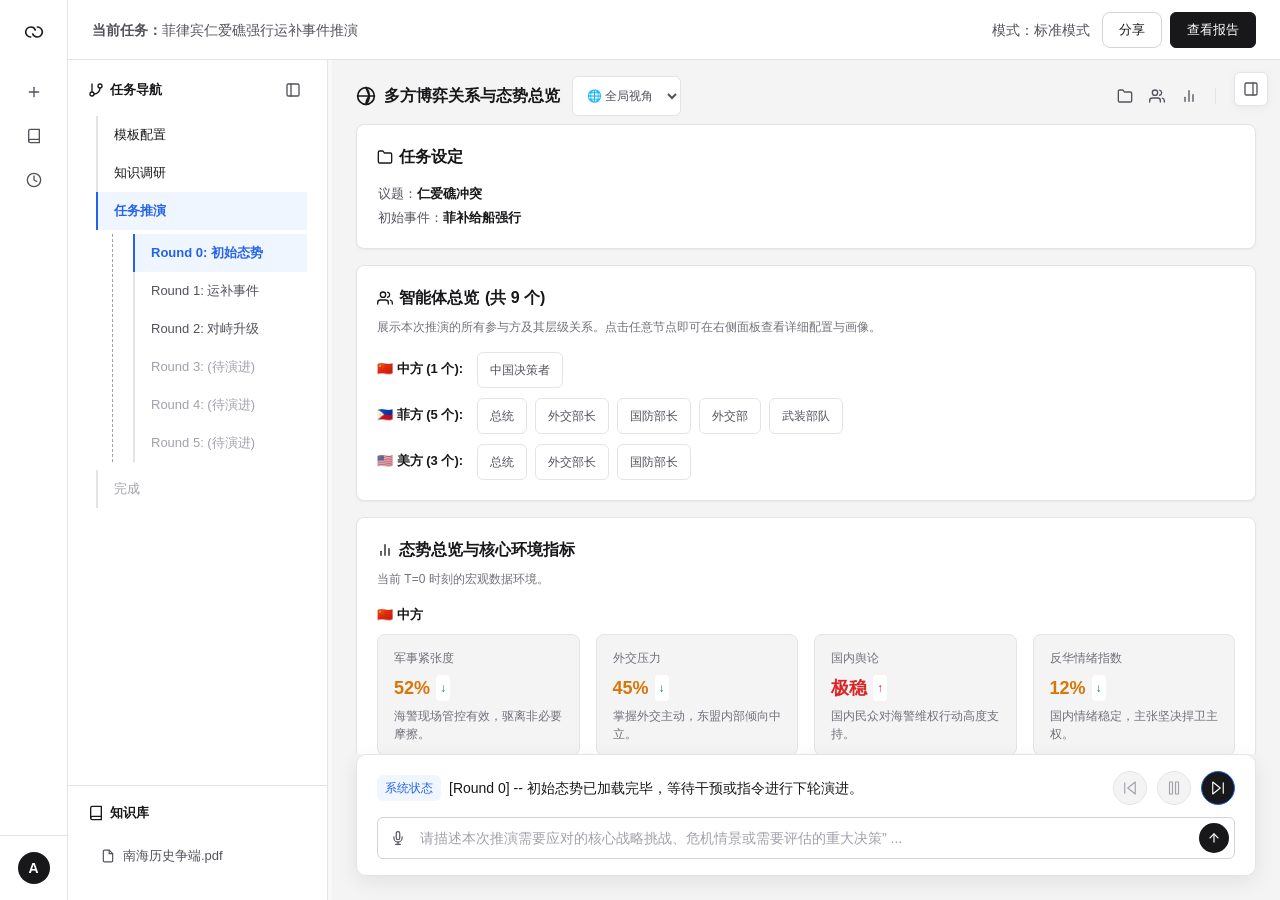
<file: prototype/workspace.html>
<!DOCTYPE html>
<html lang="zh-CN">
<head>
<meta charset="UTF-8">
<title>工作台 - Decision</title>
  <script type="module" crossorigin src="../assets/workspace-CzXW4giH.js"></script>
  <link rel="modulepreload" crossorigin href="../assets/modulepreload-polyfill-B5Qt9EMX.js">
  <link rel="stylesheet" crossorigin href="../assets/workspace-BwLfOgvY.css">
  <link rel="stylesheet" crossorigin href="../assets/components-r1HoO9zm.css">
</head>
<body class="right-collapsed">
<div class="global-toolbar" id="toolbar">
<div class="tb-header">
<a href="home.html" class="tb-logo-box" title="Decision 首页">
<svg class="icon icon-lg" style="color:var(--color-foreground);" viewBox="0 0 24 24" stroke="currentColor" stroke-width="2" fill="none" stroke-linecap="round" stroke-linejoin="round">
<path d="M8 18C4.686 18 2 15.314 2 12c0-3.314 2.686-6 6-6 2.5 0 4.8 1.5 5.5 3.5" />
<path d="M16 6c3.314 0 6 2.686 6 6 0 3.314-2.686 6-6 6-2.5 0-4.8-1.5-5.5-3.5" />
</svg>
<span>Decision</span>
</a>
<button id="sidebar-toggle-btn" class="sidebar-toggle" onclick="toggleToolbar()" title="展开边栏">
<svg class="icon" viewBox="0 0 24 24"><rect x="3" y="3" width="18" height="18" rx="2" ry="2"></rect><line x1="9" y1="3" x2="9" y2="21"></line></svg>
</button>
</div>
<div class="tb-nav">
<a href="home.html" class="tb-item">
<svg class="icon" viewBox="0 0 24 24"><line x1="12" y1="5" x2="12" y2="19"></line><line x1="5" y1="12" x2="19" y2="12"></line></svg>
<span>新建任务</span>
</a>
<a href="knowledge.html" class="tb-item">
<svg class="icon" viewBox="0 0 24 24"><path d="M4 19.5A2.5 2.5 0 0 1 6.5 17H20"></path><path d="M6.5 2H20v20H6.5A2.5 2.5 0 0 1 4 19.5v-15A2.5 2.5 0 0 1 6.5 2z"></path></svg>
<span>知识库</span>
</a>
<div class="tb-item collapsed-history-btn" onclick="toggleToolbar()" title="历史任务">
<svg class="icon" viewBox="0 0 24 24"><circle cx="12" cy="12" r="10"></circle><polyline points="12 6 12 12 16 14"></polyline></svg>
</div>
</div>
<div class="history-section">
<div class="history-header">
<div style="display: flex; align-items: center; gap: 4px; cursor: pointer;" onclick="toggleHistoryList()">
<span>历史任务</span>
<svg id="history-arrow" class="icon icon-sm history-arrow-icon" viewBox="0 0 24 24"><polyline points="6 9 12 15 18 9"></polyline></svg>
</div>
<svg class="icon icon-sm" style="cursor: pointer;" viewBox="0 0 24 24"><circle cx="11" cy="11" r="8"></circle><line x1="21" y1="21" x2="16.65" y2="16.65"></line></svg>
</div>
<div class="history-list" id="history-list-container">
<div class="hist-item" onclick="window.location.href='workspace.html'">
<svg class="icon icon-sm" style="color: var(--color-text-disabled);" viewBox="0 0 24 24"><path d="M14 2H6a2 2 0 0 0-2 2v16a2 2 0 0 0 2 2h12a2 2 0 0 0 2-2V8z"></path><polyline points="14 2 14 8 20 8"></polyline><line x1="16" y1="13" x2="8" y2="13"></line><line x1="16" y1="17" x2="8" y2="17"></line><polyline points="10 9 9 9 8 9"></polyline></svg>
菲律宾仁爱礁强行运补事件推演
</div>
<div class="hist-item">
<svg class="icon icon-sm" style="color: var(--color-text-disabled);" viewBox="0 0 24 24"><path d="M14 2H6a2 2 0 0 0-2 2v16a2 2 0 0 0 2 2h12a2 2 0 0 0 2-2V8z"></path><polyline points="14 2 14 8 20 8"></polyline><line x1="16" y1="13" x2="8" y2="13"></line><line x1="16" y1="17" x2="8" y2="17"></line><polyline points="10 9 9 9 8 9"></polyline></svg>
关税后续问题推演评估及应对
</div>
<div class="hist-item">
<svg class="icon icon-sm" style="color: var(--color-text-disabled);" viewBox="0 0 24 24"><path d="M14 2H6a2 2 0 0 0-2 2v16a2 2 0 0 0 2 2h12a2 2 0 0 0 2-2V8z"></path><polyline points="14 2 14 8 20 8"></polyline><line x1="16" y1="13" x2="8" y2="13"></line><line x1="16" y1="17" x2="8" y2="17"></line><polyline points="10 9 9 9 8 9"></polyline></svg>
中东原油市场短期走势预测分析
</div>
<div class="hist-item">
<svg class="icon icon-sm" style="color: var(--color-text-disabled);" viewBox="0 0 24 24"><path d="M14 2H6a2 2 0 0 0-2 2v16a2 2 0 0 0 2 2h12a2 2 0 0 0 2-2V8z"></path><polyline points="14 2 14 8 20 8"></polyline><line x1="16" y1="13" x2="8" y2="13"></line><line x1="16" y1="17" x2="8" y2="17"></line><polyline points="10 9 9 9 8 9"></polyline></svg>
东海防空识别区常态化巡航评估
</div>
<div class="hist-item">
<svg class="icon icon-sm" style="color: var(--color-text-disabled);" viewBox="0 0 24 24"><path d="M14 2H6a2 2 0 0 0-2 2v16a2 2 0 0 0 2 2h12a2 2 0 0 0 2-2V8z"></path><polyline points="14 2 14 8 20 8"></polyline><line x1="16" y1="13" x2="8" y2="13"></line><line x1="16" y1="17" x2="8" y2="17"></line><polyline points="10 9 9 9 8 9"></polyline></svg>
半导体供应链制裁极限施压演进
</div>
</div>
</div>
<!-- 底部用户信息区 -->
<div class="user-profile">
<div class="avatar">A</div>
<div class="user-name">admin</div>
</div>
</div>
<div class="wrapper">
<div class="header" style="position: relative;">
<div><b>当前任务：</b>菲律宾仁爱礁强行运补事件推演</div>
<div style="display: flex; align-items: center;">
模式：标准模式
<button class="btn-outline" style="margin-left:12px; padding: 0 16px; height: 32px; display: inline-flex; align-items: center; justify-content: center; font-size: 13px; border-radius: 8px;">分享</button>
<button class="btn" style="margin-left:8px; padding: 0 16px; height: 32px; display: inline-flex; align-items: center; justify-content: center; font-size: 13px; background:var(--color-foreground); color:var(--color-surface); border: 1px solid var(--color-foreground); border-radius:var(--radius-control);" onclick="window.location.href='report.html'">查看报告</button>
</div>
</div>
<div class="ws-body">
<!-- 呼出左侧边栏的悬浮按钮 -->
<button class="expand-tab-left panel-btn" onclick="toggleLeftSidebar()" title="展开任务面板">
<svg class="icon" viewBox="0 0 24 24"><rect x="3" y="3" width="18" height="18" rx="2" ry="2"></rect><line x1="9" y1="3" x2="9" y2="21"></line></svg>
</button>
<div class="ws-left" id="ws-left">
<!-- 模块一：任务导航 -->
<div class="panel-section" style="flex:1; overflow-y:auto; border-bottom: 1px solid var(--color-border);">
<div class="panel-title">
<span class="panel-title-text"><svg class="icon" viewBox="0 0 24 24"><line x1="6" y1="3" x2="6" y2="15"></line><circle cx="18" cy="6" r="3"></circle><circle cx="6" cy="18" r="3"></circle><path d="M18 9a9 9 0 0 1-9 9"></path></svg> 任务导航</span>
<button class="panel-btn" onclick="toggleLeftSidebar()" title="收起面板">
<svg class="icon" viewBox="0 0 24 24"><rect x="3" y="3" width="18" height="18" rx="2" ry="2"></rect><line x1="9" y1="3" x2="9" y2="21"></line></svg>
</button>
</div>
<div class="tree-node" onclick="window.location.href='config.html'" style="color:var(--color-foreground); font-weight: 500; display: flex; align-items: center; gap: 6px;">
模板配置
</div>
<div class="tree-node" onclick="window.location.href='research.html'" style="color:var(--color-foreground); font-weight: 500; display: flex; align-items: center; gap: 6px;">
知识调研
</div>
<div class="tree-node active" style="font-weight: bold; color: var(--color-focus);">任务推演</div>
<div class="tree-branch" id="nav-rounds-container" style="margin-bottom: 8px;">
<div class="tree-node active" id="nav-round0" onclick="switchRound(0)">Round 0: 初始态势</div>
<div class="tree-node" id="nav-round1" onclick="switchRound(1)">Round 1: 运补事件</div>
<div class="tree-node" id="nav-round2" onclick="switchRound(2)" style="display: flex; justify-content: space-between; align-items: center; padding-right: 16px;">
<span>Round 2: 对峙升级</span>
<svg class="icon icon-sm hover-show" viewBox="0 0 24 24" onclick="event.stopPropagation(); addBranch('branch-container-round2', 2)" title="添加新分支"><line x1="12" y1="5" x2="12" y2="19"></line><line x1="5" y1="12" x2="19" y2="12"></line></svg>
</div>
<div class="tree-branch" id="branch-container-round2" style="display: none;">
<div class="tree-node" id="nav-branch-a" onclick="switchRound(2, 'nav-branch-a')">分支A: 自然演化</div>
</div>
<div class="tree-node disabled">Round 3: (待演进)</div>
<div class="tree-node disabled">Round 4: (待演进)</div>
<div class="tree-node disabled">Round 5: (待演进)</div>
</div>
<div class="tree-node disabled" style="display: flex; align-items: center; gap: 6px;">
完成
</div>
</div>
<!-- 模块二：知识库模块 -->
<div class="panel-section" style="border-bottom: none; padding-bottom: 24px;">
<div class="panel-title">
<span class="panel-title-text"><svg class="icon" viewBox="0 0 24 24"><path d="M4 19.5A2.5 2.5 0 0 1 6.5 17H20"></path><path d="M6.5 2H20v20H6.5A2.5 2.5 0 0 1 4 19.5v-15A2.5 2.5 0 0 1 6.5 2z"></path></svg> 知识库</span>
</div>
<div style="display: flex; flex-direction: column; gap: 4px; margin-top: 8px;">
<div class="kb-item" style="color: var(--color-text-secondary);" title="查看文档">
<svg class="icon icon-sm" viewBox="0 0 24 24"><path d="M14 2H6a2 2 0 0 0-2 2v16a2 2 0 0 0 2 2h12a2 2 0 0 0 2-2V8z"></path><polyline points="14 2 14 8 20 8"></polyline></svg>
<span style="font-size: 13px; color: var(--color-text-secondary);">南海历史争端.pdf</span>
</div>
</div>
</div>
</div>
<div class="resizer" id="dragLeft"></div>
<!-- ================= 中区：对话流式操作区域 ================= -->
<div class="ws-center" id="ws-center">
<div class="center-top-bar">
<div style="display: flex; align-items: center; gap: 12px;">
<div class="center-top-title">
<svg class="icon icon-lg" style="color:var(--color-foreground);" viewBox="0 0 24 24"><circle cx="12" cy="12" r="10"></circle><line x1="2" y1="12" x2="22" y2="12"></line><path d="M12 2a15.3 15.3 0 0 1 4 10 15.3 15.3 0 0 1-4 10 15.3 15.3 0 0 1 4-10z"></path></svg>
多方博弈关系与态势总览
</div>
<select onchange="changeView(this.value)" style="padding: 4px 10px; border: 1px solid var(--color-border); border-radius: 6px; outline: none; font-size: 12px; font-weight: 500; color: var(--color-text-secondary); cursor: pointer; background:var(--color-surface);">
<option value="global">🌐 全局视角</option>
<option value="cn">🇨🇳 中方视角</option>
<option value="ph">🇵🇭 菲方视角</option>
<option value="us">🇺🇸 美方视角</option>
</select>
</div>
<!-- ================= 新增：右侧收起展开与锚点导航控制 ================= -->
<div style="display: flex; align-items: center; gap: 8px;">
<div style="display: flex; gap: 4px;">
<button class="panel-btn" id="nav-icon-task-setting" onclick="scrollToCard('card-task-setting')" title="快速跳转: 任务设定">
<svg class="icon" style="color:var(--color-text-secondary);" viewBox="0 0 24 24"><path d="M22 19a2 2 0 0 1-2 2H4a2 2 0 0 1-2-2V5a2 2 0 0 1 2-2h5l2 3h9a2 2 0 0 1 2 2z"></path></svg>
</button>
<button class="panel-btn" id="nav-icon-agent" onclick="scrollToCard('card-agent-overview')" title="快速跳转: 智能体总览">
<svg class="icon" style="color:var(--color-text-secondary);" viewBox="0 0 24 24" fill="none" stroke="currentColor" stroke-width="2" stroke-linecap="round" stroke-linejoin="round"><path d="M17 21v-2a4 4 0 0 0-4-4H5a4 4 0 0 0-4 4v2"></path><circle cx="9" cy="7" r="4"></circle><path d="M23 21v-2a4 4 0 0 0-3-3.87"></path><path d="M16 3.13a4 4 0 0 1 0 7.75"></path></svg>
</button>
<button class="panel-btn" id="nav-icon-dashboard" onclick="scrollToCard('card-dashboard')" title="快速跳转: 态势总览与核心环境指标">
<svg class="icon" style="color:var(--color-text-secondary);" viewBox="0 0 24 24"><line x1="18" y1="20" x2="18" y2="10"></line><line x1="12" y1="20" x2="12" y2="4"></line><line x1="6" y1="20" x2="6" y2="14"></line></svg>
</button>
<button class="panel-btn" id="nav-icon-interaction" onclick="scrollToCard('card-interaction')" title="快速跳转: 全景交互细节" style="display: none;">
<svg class="icon" style="color:var(--color-text-secondary);" viewBox="0 0 24 24"><line x1="8" y1="6" x2="21" y2="6"></line><line x1="8" y1="12" x2="21" y2="12"></line><line x1="8" y1="18" x2="21" y2="18"></line><line x1="3" y1="6" x2="3.01" y2="6"></line></svg>
</button>
<button class="panel-btn" id="nav-icon-decision" onclick="scrollToCard('card-decision')" title="快速跳转: 本轮国家最终决策" style="display: none;">
<svg class="icon" style="color:var(--color-text-secondary);" viewBox="0 0 24 24"><circle cx="12" cy="12" r="10"></circle><circle cx="12" cy="12" r="6"></circle></svg>
</button>
<button class="panel-btn" id="nav-icon-report" onclick="scrollToCard('card-report')" title="快速跳转: 阶段报告" style="display: none;">
<svg class="icon" style="color:var(--color-text-secondary);" viewBox="0 0 24 24"><path d="M14 2H6a2 2 0 0 0-2 2v16a2 2 0 0 0 2 2h12a2 2 0 0 0 2-2V8z"></path><polyline points="14 2 14 8 20 8"></polyline></svg>
</button>
</div>
<div style="width: 1px; height: 16px; background: var(--color-border); margin: 0 4px;"></div>
<button class="panel-btn" id="btn-toggle-chat-flow" onclick="toggleChatFlow()" title="收起总览模块">
<svg id="toggle-chat-flow-icon" class="icon" viewBox="0 0 24 24" style="transition: transform 0.3s; color:var(--color-text-secondary);"><polyline points="18 15 12 9 6 15"></polyline></svg>
</button>
</div>
<!-- =================================================================== -->
</div>
<!-- 核心滚动信息流 -->
<div class="chat-flow" id="chat-flow">
<!-- 任务设定区域 -->
<div class="flow-card" id="card-task-setting">
<div class="flow-card-title">
<svg class="icon" style="color:var(--color-foreground);" viewBox="0 0 24 24"><path d="M22 19a2 2 0 0 1-2 2H4a2 2 0 0 1-2-2V5a2 2 0 0 1 2-2h5l2 3h9a2 2 0 0 1 2 2z"></path></svg>
任务设定
</div>
<div class="editable-item" style="font-size: 13px; margin-top: 4px; color: var(--color-text-secondary); line-height: 1.5;">
议题：<span style="color: var(--color-foreground); font-weight: bold;">仁爱礁冲突</span><br>
<span style="margin-top:4px; display:block;">初始事件：<span style="color: var(--color-foreground); font-weight: bold;">菲补给船强行</span></span>
</div>
</div>
<!-- 智能体区域 -->
<div class="flow-card" id="card-agent-overview">
<div class="flow-card-title">
<svg class="icon" style="color:var(--color-foreground);" viewBox="0 0 24 24" fill="none" stroke="currentColor" stroke-width="2" stroke-linecap="round" stroke-linejoin="round"><path d="M17 21v-2a4 4 0 0 0-4-4H5a4 4 0 0 0-4 4v2"></path><circle cx="9" cy="7" r="4"></circle><path d="M23 21v-2a4 4 0 0 0-3-3.87"></path><path d="M16 3.13a4 4 0 0 1 0 7.75"></path></svg>
智能体总览 <span id="agent-overview-count">(共 9 个)</span>
</div>
<div class="flow-card-desc">展示本次推演的所有参与方及其层级关系。点击任意节点即可在右侧面板查看详细配置与画像。</div>
<div class="agent-row" data-nation="cn">
<div class="agent-row-title">🇨🇳 中方 (1 个):</div>
<div class="agent-tags">
<span class="agent-tag">中国决策者</span>
</div>
</div>
<div class="agent-row" data-nation="ph">
<div class="agent-row-title">🇵🇭 菲方 (5 个):</div>
<div class="agent-tags">
<span class="agent-tag" id="ph-node" onclick="selectAgent()">总统</span>
<span class="agent-tag">外交部长</span>
<span class="agent-tag">国防部长</span>
<span class="agent-tag">外交部</span>
<span class="agent-tag">武装部队</span>
</div>
</div>
<div class="agent-row" data-nation="us">
<div class="agent-row-title">🇺🇸 美方 (3 个):</div>
<div class="agent-tags">
<span class="agent-tag">总统</span>
<span class="agent-tag">外交部长</span>
<span class="agent-tag">国防部长</span>
</div>
</div>
</div>
<!-- 态势总览 -->
<div class="flow-card" id="card-dashboard">
<div class="flow-card-title">
<svg class="icon" style="color:var(--color-foreground);" viewBox="0 0 24 24"><line x1="18" y1="20" x2="18" y2="10"></line><line x1="12" y1="20" x2="12" y2="4"></line><line x1="6" y1="20" x2="6" y2="14"></line></svg>
态势总览与核心环境指标
</div>
<div class="flow-card-desc" id="dashboard-desc">当前 T=0 时刻的宏观数据环境。</div>
<!-- 全局视角特供视图：从上到下依次展示三方 -->
<div id="dashboard-global-view">
<div style="font-size: 13px; font-weight: bold; color: var(--color-foreground); margin-bottom: 8px;">🇨🇳 中方</div>
<div class="dashboard">
<div class="metric">
<div class="metric-title">军事紧张度</div>
<div class="metric-val yellow">52% <span class="metric-trend trend-down">↓</span></div>
<div class="metric-desc">海警现场管控有效，驱离非必要摩擦。</div>
</div>
<div class="metric">
<div class="metric-title">外交压力</div>
<div class="metric-val yellow">45% <span class="metric-trend trend-down">↓</span></div>
<div class="metric-desc">掌握外交主动，东盟内部倾向中立。</div>
</div>
<div class="metric">
<div class="metric-title">国内舆论</div>
<div class="metric-val red">极稳 <span class="metric-trend trend-up">↑</span></div>
<div class="metric-desc">国内民众对海警维权行动高度支持。</div>
</div>
<div class="metric">
<div class="metric-title">反华情绪指数</div>
<div class="metric-val yellow">12% <span class="metric-trend trend-down">↓</span></div>
<div class="metric-desc">国内情绪稳定，主张坚决捍卫主权。</div>
</div>
</div>
<hr style="border: none; border-top: 1px dashed var(--color-border); margin: 0 0 16px 0;">
<div style="font-size: 13px; font-weight: bold; color: var(--color-foreground); margin-bottom: 8px;">🇵🇭 菲方</div>
<div class="dashboard">
<div class="metric">
<div class="metric-title">军事紧张度</div>
<div class="metric-val red">88% <span class="metric-trend trend-up">↑</span></div>
<div class="metric-desc">前线补给受阻，军方主张强硬应对。</div>
</div>
<div class="metric">
<div class="metric-title">外交压力</div>
<div class="metric-val red">85% <span class="metric-trend trend-up">↑</span></div>
<div class="metric-desc">寻求国际仲裁和外部势力干预遇阻。</div>
</div>
<div class="metric">
<div class="metric-title">国内舆论</div>
<div class="metric-val red">激进 <span class="metric-trend trend-up">↑</span></div>
<div class="metric-desc">民族主义情绪高涨，要求政府采取行动。</div>
</div>
<div class="metric">
<div class="metric-title">反华情绪指数</div>
<div class="metric-val red">92% <span class="metric-trend trend-up">↑</span></div>
<div class="metric-desc">媒体炒作水炮事件，对华敌意升温。</div>
</div>
</div>
<hr style="border: none; border-top: 1px dashed var(--color-border); margin: 0 0 16px 0;">
<div style="font-size: 13px; font-weight: bold; color: var(--color-foreground); margin-bottom: 8px;">🇺🇸 美方</div>
<div class="dashboard" style="margin-bottom: 16px;">
<div class="metric">
<div class="metric-title">军事紧张度</div>
<div class="metric-val red">78% <span class="metric-trend trend-up">↑</span></div>
<div class="metric-desc">印太司令部提升戒备，航母编队游弋。</div>
</div>
<div class="metric">
<div class="metric-title">外交压力</div>
<div class="metric-val yellow">55% <span class="metric-trend trend-up">↑</span></div>
<div class="metric-desc">协调盟友发表联合声明，施压中方。</div>
</div>
<div class="metric">
<div class="metric-title">国内舆论</div>
<div class="metric-val yellow">关注 <span class="metric-trend trend-up">↑</span></div>
<div class="metric-desc">两党对南海局势保持高度警惕。</div>
</div>
<div class="metric">
<div class="metric-title">反华情绪指数</div>
<div class="metric-val yellow">68% <span class="metric-trend trend-down">↓</span></div>
<div class="metric-desc">智库与媒体聚焦大国竞争，情绪固化。</div>
</div>
</div>
</div>
<!-- 单一方视角特供视图（初始隐藏） -->
<div id="dashboard-single-view" style="display: none;">
<div class="dashboard">
<div class="metric">
<div class="metric-title">军事紧张度</div>
<div class="metric-val red" id="metric-val-1">74% <span class="metric-trend trend-down">↓</span></div>
<div class="metric-desc" id="metric-desc-1">军事动作趋稳，接触风险下降。</div>
</div>
<div class="metric">
<div class="metric-title">外交压力</div>
<div class="metric-val yellow" id="metric-val-2">66% <span class="metric-trend trend-down">↓</span></div>
<div class="metric-desc" id="metric-desc-2">东盟磋商获得部分缓和空间。</div>
</div>
<div class="metric">
<div class="metric-title">国内舆论</div>
<div class="metric-val red" id="metric-val-3">强硬 <span class="metric-trend trend-up">↑</span></div>
<div class="metric-desc" id="metric-desc-3">避免战争舆论增加，但核心立场依旧强硬。</div>
</div>
<div class="metric">
<div class="metric-title">反华情绪指数</div>
<div class="metric-val red" id="metric-val-4">83% <span class="metric-trend trend-down">↓</span></div>
<div class="metric-desc" id="metric-desc-4">缺少新冲突画面，情绪略降仍高位运行。</div>
</div>
</div>
</div>
<!-- 快捷入口 -->
<div class="env-shortcuts">
<button class="shortcut-btn" onclick="openRightEnv()">
<svg class="icon icon-sm" viewBox="0 0 24 24"><rect x="2" y="3" width="20" height="18" rx="2" ry="2"></rect><line x1="16" y1="8" x2="16" y2="8.01"></line><line x1="8" y1="8" x2="12" y2="8"></line></svg>
舆论与媒体分析
</button>
<button class="shortcut-btn" onclick="openRightEnv()">
<svg class="icon icon-sm" viewBox="0 0 24 24"><path d="M21 2l-2 2m-7.61 7.61a5.5 5.5 0 1 1-7.778 7.778 5.5 5.5 0 0 1 7.777-7.777zm0 0L15.5 7.5m0 0l3 3L22 7l-3-3m-3.5 3.5L19 4"></path></svg>
关键影响因素
</button>
</div>
</div>
<!-- 全景交互细节 -->
<div class="flow-card" id="card-interaction" style="display: none;">
<div class="flow-card-title" style="cursor: pointer; justify-content: space-between;" onclick="toggleFlowCard('interaction')">
<span style="display: flex; align-items: center; gap: 6px;">
<svg class="icon" style="color:var(--color-foreground);" viewBox="0 0 24 24"><line x1="8" y1="6" x2="21" y2="6"></line><line x1="8" y1="12" x2="21" y2="12"></line><line x1="8" y1="18" x2="21" y2="18"></line><line x1="3" y1="6" x2="3.01" y2="6"></line></svg>
全景交互细节
</span>
<svg id="toggle-icon-interaction" class="icon icon-sm" style="display: none; transition: transform 0.3s;" viewBox="0 0 24 24"><polyline points="6 9 12 15 18 9"></polyline></svg>
</div>
<div id="content-interaction">
<div class="flow-card-desc" id="interaction-desc">多方智能体在当前轮次的初步意图与协商日志。</div>
<div class="log-content" id="interaction-log-content">
<div class="log-item"><span class="agent-ph">[菲律宾总统]</span> ↔ <span class="agent-ph">[菲律宾国防部长]</span>：维持上一轮戒备状态，暂不增加风险性航行。（单向信息传递）</div>
<div class="log-item"><span class="agent-ph">[菲律宾外交部长]</span> ➔ <span class="agent-cn">[中国决策者]</span>：保持外交交涉，重申主权立场。（单向信息传递）</div>
<div class="log-item"><span class="agent-us">[美国总统]</span> ➔ <span class="agent-ph">[菲律宾总统]</span>：承诺继续在该区域保持存在，同时支持外交降温。（单向信息传递）</div>
<div class="log-item"><span class="agent-cn">[中国决策者]</span> ➔ <span class="agent-ph">[菲律宾外交部长]</span>：重申要求菲方停止挑衅，但同意保持军事沟通渠道。（单向信息传递）</div>
<div class="log-item"><span class="agent-ph">[菲律宾总统]</span> ↔ <span class="agent-ph">[菲律宾外交部长]</span>、<span class="agent-ph">[菲律宾国防部长]</span>：讨论是否降低海上巡逻力度，暂决定持续维持高位巡逻但减少靠近中方执法船的概率。（多方协商）</div>
</div>
</div>
</div>
<!-- 本轮国家最终决策 -->
<div class="flow-card" id="card-decision" style="display: none;">
<div class="flow-card-title">
<svg class="icon" style="color:var(--color-foreground);" viewBox="0 0 24 24"><circle cx="12" cy="12" r="10"></circle><circle cx="12" cy="12" r="6"></circle></svg>
本轮国家最终决策
</div>
<div class="decision-list" id="decision-list">
<div class="decision-row" data-nation="ph"><span class="nation">🇵🇭 菲方：</span>维持高位巡逻或戒备，暂不推进新运补，持续外交抗议。</div>
<div class="decision-row" data-nation="cn"><span class="nation">🇨🇳 中方：</span>保持现场执法监控，口头降温但坚持阻止运补。</div>
<div class="decision-row" data-nation="us"><span class="nation">🇺🇸 美方：</span>关注局势，不增加军事动态，仅口头支持菲外交立场。</div>
</div>
</div>
<!-- 阶段报告 -->
<div class="flow-card" id="card-report" style="display: none;">
<div class="flow-card-title" style="cursor: pointer; justify-content: space-between;" onclick="toggleFlowCard('report')">
<span style="display: flex; align-items: center; gap: 6px;">
<svg class="icon" style="color:var(--color-foreground);" viewBox="0 0 24 24"><path d="M14 2H6a2 2 0 0 0-2 2v16a2 2 0 0 0 2 2h12a2 2 0 0 0 2-2V8z"></path><polyline points="14 2 14 8 20 8"></polyline></svg>
阶段报告
</span>
<svg id="toggle-icon-report" class="icon icon-sm" style="display: none; transition: transform 0.3s;" viewBox="0 0 24 24"><polyline points="6 9 12 15 18 9"></polyline></svg>
</div>
<div id="content-report">
<div class="flow-card-desc" id="report-desc" style="margin-bottom: 12px;">基于当前 T=0 时刻的宏观数据与多方初始意图，系统已生成全量评估洞察：</div>
<!-- 完整的报告内容呈现区域 -->
<div style="background: var(--color-surface-subtle); padding: 20px; border-radius: 8px; border: 1px solid var(--color-border); margin-bottom: 16px;">
<div class="report-full-content" id="report-full-content">
<h4>一、核心问题回答</h4>
<p><strong>问题1：菲律宾强行进行运补的动机是什么？</strong><br>
这一行为在任何情景下都会直接推高地区军事紧张水平，并引发菲律宾国内的民族主义情绪反应。通过多智能体推演分析，动机包括：<br>
1. <span style="font-weight:bold; color:var(--color-foreground);">国内政治压力：</span>小马科斯政府需转移国内经济与通胀压力焦点。<br>
2. <span style="font-weight:bold; color:var(--color-foreground);">试探美方底线：</span>迫使美国通过《美菲共同防御条约》兑现更多实质性安全承诺。<br>
3. <span style="font-weight:bold; color:var(--color-foreground);">固化非法存在：</span>通过补给建材防止“马德雷山号”解体。</p>
<h4>二、态势演化复盘</h4>
<p>在当前的 T=0 轮次中，整体局势处于<strong>“战术僵持期”</strong>：<br>
各方表现出明显的“引而不发”态势。中方海警现场控制力充足但口头释放降温信号；菲律宾在舆论端保持攻势但暂缓了强行抵近动作；美国航母打击群在周边游弋，但尚未进行直接干预，主要通过声明提供情报与外交背书。</p>
<h4>三、关键风险点清单</h4>
<ul>
<li><span class="report-risk-tag">擦枪走火风险</span>多方舰机近距离机动，在无沟通或沟通延迟情况下可能发生意外冲突。</li>
<li><span class="report-risk-tag">对抗固化风险</span>外部大国军事存在常态化，摩擦变成长期高压状态，降低外交斡旋空间。</li>
<li><span class="report-risk-tag">舆论绑架风险</span>国内民族主义情绪长高位运行，限制了决策层的政策调整余地。</li>
</ul>
<h4>四、策略优化建议</h4>
<ul>
<li><span class="report-advise-tag">东盟分化与稳固双边渠道</span>主动接触中立和友好国家，减少菲律宾的外交动员成功率。</li>
<li><span class="report-advise-tag">舆论主动态势塑造</span>布局国际叙事，削弱“霸凌者”标签，通过透明信息和法律依据遏制克制形象。</li>
<li><span class="report-advise-tag">渐进性姿态管理</span>根据局势阶段，适度释放降温动作（如放行非敏感民用补给），营造谈判窗口。</li>
</ul>
</div>
</div>
<!-- 附件下载及打分 -->
<div style="display: flex; justify-content: space-between; align-items: center; padding-top: 8px;">
<div style="display: flex; align-items: center; gap: 8px;">
<div class="kb-item primary" style="width: max-content; margin:0;" onclick="window.location.href='report.html'">
<svg class="icon icon-sm" viewBox="0 0 24 24"><path d="M14 2H6a2 2 0 0 0-2 2v16a2 2 0 0 0 2 2h12a2 2 0 0 0 2-2V8z"></path><polyline points="14 2 14 8 20 8"></polyline><line x1="16" y1="13" x2="8" y2="13"></line><line x1="16" y1="17" x2="8" y2="17"></line><polyline points="10 9 9 9 8 9"></polyline></svg>
<span id="report-file-name" style="font-weight: bold;">Round_0_初始评估报告.pdf</span>
</div>
<!-- 复制icon -->
<button class="panel-btn" style="margin:0; height: 32px; width: 32px; display: flex; align-items: center; justify-content: center;" title="复制">
<svg class="icon icon-sm" viewBox="0 0 24 24" fill="none" stroke="currentColor" stroke-width="2" stroke-linecap="round" stroke-linejoin="round"><rect x="9" y="9" width="13" height="13" rx="2" ry="2"></rect><path d="M5 15H4a2 2 0 0 1-2-2V4a2 2 0 0 1 2-2h9a2 2 0 0 1 2 2v1"></path></svg>
</button>
<!-- 分享icon -->
<button class="panel-btn" style="margin:0; height: 32px; width: 32px; display: flex; align-items: center; justify-content: center;" title="分享">
<svg class="icon icon-sm" viewBox="0 0 24 24" fill="none" stroke="currentColor" stroke-width="2" stroke-linecap="round" stroke-linejoin="round"><circle cx="18" cy="5" r="3"></circle><circle cx="6" cy="12" r="3"></circle><circle cx="18" cy="19" r="3"></circle><line x1="8.59" y1="13.51" x2="15.42" y2="17.49"></line><line x1="15.41" y1="6.51" x2="8.59" y2="10.49"></line></svg>
</button>
</div>
<div style="display: flex; align-items: center; gap: 8px; font-size: 12px; color: var(--color-text-secondary);">
<span>报告评分：</span>
<div class="star-rating" style="display: flex; gap: 2px;">
<span class="active">★</span>
<span class="active">★</span>
<span class="active">★</span>
<span class="active">★</span>
<span>★</span>
</div>
</div>
</div>
</div>
</div>
</div>
<!-- 收起后的暗示区域（动态显示） -->
<div class="chat-flow-hint" id="chat-flow-collapsed-hint" onclick="toggleChatFlow()">
<svg class="icon icon-lg" style="color: var(--color-text-disabled);" viewBox="0 0 24 24"><polyline points="18 15 12 9 6 15"></polyline></svg>
<div>总览模块已收起，点击此处恢复展开</div>
</div>
<!-- 底部系统操作台 -->
<div class="unified-control-module">
<div class="system-progress-wrapper" id="progress-bar-wrapper" style="display: none;">
<div class="progress-track" title="推演当前进度：50%">
<div class="progress-line-fill" style="width: 50%;"></div>
</div>
</div>
<div class="control-row">
<div class="status-text">
<span class="status-badge">系统状态</span>
<span id="system-status-text">[Round 0] -- 初始态势已加载完毕，等待干预或指令进行下轮演进。</span>
</div>
<div class="control-btn-group">
<button class="control-btn disabled" title="回退" disabled>
<svg viewBox="0 0 24 24" width="18" height="18" stroke="currentColor" stroke-width="1.5" fill="none" stroke-linecap="round" stroke-linejoin="round"><polygon points="19 20 9 12 19 4 19 20"></polygon><line x1="5" y1="19" x2="5" y2="5"></line></svg>
</button>
<button class="control-btn disabled" id="btn-pause" title="暂停/编辑" disabled>
<svg viewBox="0 0 24 24" width="18" height="18" stroke="currentColor" stroke-width="1.5" fill="none" stroke-linecap="round" stroke-linejoin="round"><rect x="6" y="4" width="4" height="16"></rect><rect x="14" y="4" width="4" height="16"></rect></svg>
</button>
<button class="control-btn operable" title="演进执行">
<svg viewBox="0 0 24 24" width="18" height="18" stroke="currentColor" stroke-width="1.5" fill="none" stroke-linecap="round" stroke-linejoin="round"><polygon points="5 4 15 12 5 20 5 4"></polygon><line x1="19" y1="5" x2="19" y2="19"></line></svg>
</button>
</div>
</div>
<div class="nl-input">
<button class="voice-btn" title="语音输入">
<svg class="icon icon-sm" viewBox="0 0 24 24" fill="none" stroke="currentColor" stroke-width="2" stroke-linecap="round" stroke-linejoin="round"><path d="M12 1a3 3 0 0 0-3 3v8a3 3 0 0 0 6 0V4a3 3 0 0 0-3-3z"></path><path d="M19 10v2a7 7 0 0 1-14 0v-2"></path><line x1="12" y1="19" x2="12" y2="23"></line><line x1="8" y1="23" x2="16" y2="23"></line></svg>
</button>
<input type="text" placeholder="请描述本次推演需要应对的核心战略挑战、危机情景或需要评估的重大决策” ...">
<button class="send-btn" title="发送指令">
<svg class="icon icon-sm" viewBox="0 0 24 24" stroke="currentColor" stroke-width="2"><line x1="12" y1="19" x2="12" y2="5"></line><polyline points="5 12 12 5 19 12"></polyline></svg>
</button>
</div>
</div>
</div>
<div class="resizer" id="dragRight"></div>
<button class="expand-tab-right panel-btn" onclick="toggleRightSidebar()" title="展开面板">
<svg class="icon" viewBox="0 0 24 24"><rect x="3" y="3" width="18" height="18" rx="2" ry="2"></rect><line x1="15" y1="3" x2="15" y2="21"></line></svg>
</button>
<!-- ================= 右侧面板 ================= -->
<div class="ws-right" id="ws-right">
<div class="tabs" style="padding: 12px 16px; display: flex; align-items: center; gap: 8px; border-bottom: 1px solid var(--color-border);">
<button class="panel-btn right-sidebar-collapse" onclick="toggleRightSidebar()" title="收起面板" style="position: static; padding: 4px; margin: 0;">
<svg class="icon" viewBox="0 0 24 24"><rect x="3" y="3" width="18" height="18" rx="2" ry="2"></rect><line x1="15" y1="3" x2="15" y2="21"></line></svg>
</button>
<div style="display: flex; align-items: center; gap: 6px; font-size: 13px; font-weight: bold; color: var(--color-foreground);">
<svg class="icon icon-sm" style="color: var(--color-foreground);" viewBox="0 0 24 24" fill="none" stroke="currentColor" stroke-width="2" stroke-linecap="round" stroke-linejoin="round"><line x1="4" y1="21" x2="4" y2="14"></line><line x1="4" y1="10" x2="4" y2="3"></line><line x1="12" y1="21" x2="12" y2="12"></line><line x1="12" y1="8" x2="12" y2="3"></line><line x1="20" y1="21" x2="20" y2="16"></line><line x1="20" y1="12" x2="20" y2="3"></line><line x1="1" y1="14" x2="7" y2="14"></line><line x1="9" y1="8" x2="15" y2="8"></line><line x1="17" y1="16" x2="23" y2="16"></line></svg>
态势与干预
</div>
</div>
<div class="right-content" id="tab-env">
<!-- ================= 智能体画像面板 ================= -->
<div id="panel-agent" style="display: none;">
<div class="card" style="border: 1px solid var(--color-focus); box-shadow: 0 4px 16px rgba(37, 99, 235, 0.08); padding: 16px; position: relative; overflow: hidden;">
<!-- 右上角关闭按钮 -->
<span style="position: absolute; right: 16px; top: 16px; font-size:18px; color:var(--color-text-disabled); cursor:pointer; z-index: 10;" onclick="closeAgent()">×</span>
<!-- 头部区域：头像与名字 -->
<div style="display: flex; gap: 12px; align-items: center; margin-bottom: 16px;">
<div style="width: 44px; height: 44px; background: var(--color-surface-subtle); border-radius: 50%; display: flex; align-items: center; justify-content: center; color: var(--color-text-disabled);">
<svg class="icon icon-lg" viewBox="0 0 24 24"><path d="M20 21v-2a4 4 0 0 0-4-4H8a4 4 0 0 0-4 4v2"></path><circle cx="12" cy="7" r="4"></circle></svg>
</div>
<div>
<div style="font-size: 15px; font-weight: bold; color: var(--color-foreground);">小费迪南德·马克斯</div>
<div style="font-size: var(--text-xs); color: var(--color-text-secondary);">菲律宾总统</div>
</div>
</div>
<!-- === 视图A：默认画像页 === -->
<div id="agent-detail-view">
<div style="display: flex; gap: 6px; margin-bottom: 20px; flex-wrap: wrap;">
<span class="agent-detail-tag">关键决策人</span>
<span class="agent-detail-tag">亲美倾向</span>
<span class="agent-detail-tag">istj</span>
<span class="agent-detail-tag dashed">+ 标签</span>
</div>
<div style="border: 1px solid var(--color-border); border-radius: 8px; padding: 16px; margin-bottom: 20px;">
<div style="font-size: 13px; font-weight: bold; color: var(--color-foreground); margin-bottom: 16px;">核心认知指标</div>
<div style="display: flex; align-items: center; margin-bottom: 16px;">
<div style="width: 64px; flex-shrink: 0;">
<span style="background: var(--color-text-secondary); color: var(--color-surface); padding: 2px 6px; border-radius: 4px; font-size: 10px;">决策风格</span>
</div>
<div style="width: 70px; font-size: 12px; color: var(--color-foreground); margin-left: 8px;">战略平衡型</div>
<div style="flex: 1; height: 4px; background: var(--color-border); border-radius: 2px; position: relative; margin-left: 12px;">
<div style="position: absolute; left: 0; top: 0; height: 100%; width: 80%; background: var(--color-focus); border-radius: 2px;"></div>
<div style="position: absolute; left: 80%; top: 50%; transform: translate(-50%, -50%); width: 12px; height: 12px; background: var(--color-focus); border-radius: 50%;"></div>
</div>
</div>
<div style="display: flex; align-items: center; margin-bottom: 24px;">
<div style="width: 64px; flex-shrink: 0; font-size: 12px; color: var(--color-foreground);">对华态度</div>
<div style="width: 70px; font-size: 12px; color: var(--color-focus); font-weight: bold; margin-left: 8px;">25/100</div>
<div style="flex: 1; height: 4px; background: var(--color-border); border-radius: 2px; position: relative; margin-left: 12px;">
<div style="position: absolute; left: 0; top: 0; height: 100%; width: 25%; background: var(--color-focus); border-radius: 2px;"></div>
<div style="position: absolute; left: 25%; top: 50%; transform: translate(-50%, -50%); width: 12px; height: 12px; background: var(--color-focus); border-radius: 50%;"></div>
</div>
</div>
<div style="display: flex; justify-content: space-around; text-align: center;">
<div style="display: flex; flex-direction: column; align-items: center; gap: 8px;">
<div style="width: 44px; height: 44px; border-radius: 50%; border: 2px solid var(--color-focus); position: relative; overflow: hidden; display: flex; align-items: center; justify-content: center; background: var(--color-surface);">
<div style="position: absolute; bottom: 0; left: 0; width: 100%; height: 45%; background: var(--color-focus-soft);"></div>
<span style="position: relative; z-index: 10; font-size: 12px; font-weight: bold; color: var(--color-focus);">45%</span>
</div>
<span style="font-size: 10px; color: var(--color-text-secondary);">国内支持率</span>
</div>
<div style="display: flex; flex-direction: column; align-items: center; gap: 8px;">
<div style="width: 44px; height: 44px; border-radius: 50%; border: 2px solid var(--color-focus); position: relative; overflow: hidden; display: flex; align-items: center; justify-content: center; background: var(--color-surface);">
<div style="position: absolute; bottom: 0; left: 0; width: 100%; height: 35%; background: var(--color-focus-soft);"></div>
<span style="position: relative; z-index: 10; font-size: 12px; font-weight: bold; color: var(--color-focus);">35%</span>
</div>
<span style="font-size: 10px; color: var(--color-text-secondary);">美国关系</span>
</div>
<div style="display: flex; flex-direction: column; align-items: center; gap: 8px;">
<div style="width: 44px; height: 44px; border-radius: 50%; border: 2px solid var(--color-focus); position: relative; overflow: hidden; display: flex; align-items: center; justify-content: center; background: var(--color-surface);">
<div style="position: absolute; bottom: 0; left: 0; width: 100%; height: 20%; background: var(--color-focus-soft);"></div>
<span style="position: relative; z-index: 10; font-size: 12px; font-weight: bold; color: var(--color-focus);">20%</span>
</div>
<span style="font-size: 10px; color: var(--color-text-secondary);">经济发展</span>
</div>
</div>
</div>
<div style="margin-bottom: 20px;">
<div style="font-size: 13px; font-weight: bold; color: var(--color-foreground); margin-bottom: 12px;">主要行动集/战法集</div>
<div style="display: flex; flex-wrap: wrap; gap: 6px;">
<span class="agent-detail-tag">发布强硬声明</span>
<span class="agent-detail-tag">请求美军支援</span>
<span class="agent-detail-tag">召开内阁会议</span>
<span class="agent-detail-tag">向国际仲裁庭申诉</span>
<span class="agent-detail-tag">发动舆论战</span>
<span class="agent-detail-tag dashed">+ 行动</span>
</div>
</div>
<div>
<div style="display: flex; justify-content: space-between; align-items: center; margin-bottom: 8px;">
<div style="font-size: 13px; font-weight: bold; color: var(--color-foreground);">决策风格</div>
</div>
<div style="font-size: 12px; color: var(--color-text-secondary); line-height: 1.6; margin-bottom: 8px;">
呈现出 <span style="font-weight:bold; color: var(--color-foreground);">多层次、务实与战略平衡</span> 的特征。
</div>
<ul style="font-size: 12px; color: var(--color-text-secondary); padding-left: 16px; line-height: 1.6; margin: 0;">
<li style="margin-bottom: 4px;"><span style="font-weight:bold; color: var(--color-foreground);">多维叙事：</span>在国际场合同强调国际法、主权、历史、人权、民主，灵活切换论述框架。</li>
<li style="margin-bottom: 4px;"><span style="font-weight:bold; color: var(--color-foreground);">战略平衡：</span>兼顾国内政治动员与国际战略，既利用南海问题争取盟友支持，又为国内执政合法性加分。</li>
</ul>
</div>
<div style="display: flex; justify-content: flex-end; margin-top: 16px;">
<button onclick="showAgentCode()" style="font-size: 12px; padding: 4px 12px; border: 1px solid var(--color-text-disabled); border-radius: 16px; background: var(--color-surface); color: var(--color-text-secondary); cursor: pointer; transition: 0.2s;">决策建模</button>
</div>
</div>
<!-- === 视图B：决策建模代码识别结果页 === -->
<div id="agent-code-view" style="display: none;">
<div style="display: flex; justify-content: space-between; align-items: center; margin-bottom: 12px; padding-top: 4px;">
<span style="font-weight: bold; font-size: 13px; color: var(--color-foreground);">### 决策建模代码识别结果</span>
<button onclick="showAgentDetail()" style="font-size: 12px; padding: 4px 12px; border: 1px solid var(--color-text-disabled); border-radius: 16px; background: var(--color-surface); color: var(--color-text-secondary); cursor: pointer; transition: 0.2s;">返回详情</button>
</div>
<div class="code-block">
<div class="c-comment">#!/usr/bin/env python3</div>
<div class="c-comment"># -*- coding: utf-8 -*-</div>
<div class="c-comment">"""<br>小马科斯南海"强行运补"理性决策模型<br>基于权力竞争论、冒险主义倾向和地缘政治博弈的量化决策系统<br>"""</div><br>
<span class="c-keyword">import</span> datetime<br>
<span class="c-keyword">from</span> typing <span class="c-keyword">import</span> Dict, Tuple, List<br>
<span class="c-keyword">import</span> time<br><br>
<span class="c-keyword">class</span> <span class="c-class">MarcosDecisionModel</span>:<br>
&nbsp;&nbsp;&nbsp;&nbsp;<span class="c-comment">"""小马科斯南海决策模型类"""</span><br><br>
&nbsp;&nbsp;&nbsp;&nbsp;<span class="c-keyword">def</span> <span class="c-class">__init__</span>(self):<br>
&nbsp;&nbsp;&nbsp;&nbsp;&nbsp;&nbsp;&nbsp;&nbsp;<span class="c-comment"># ========== 环境变量初始化（0-100分制）==========</span><br>
&nbsp;&nbsp;&nbsp;&nbsp;&nbsp;&nbsp;&nbsp;&nbsp;<span class="c-comment"># 国内政治环境</span><br>
&nbsp;&nbsp;&nbsp;&nbsp;&nbsp;&nbsp;&nbsp;&nbsp;self.国内民族主义情绪 = <span class="c-number">75</span><br>
&nbsp;&nbsp;&nbsp;&nbsp;&nbsp;&nbsp;&nbsp;&nbsp;self.马科斯家族政治遗产压力 = <span class="c-number">70</span><br>
&nbsp;&nbsp;&nbsp;&nbsp;&nbsp;&nbsp;&nbsp;&nbsp;self.国内政治支持率 = <span class="c-number">65</span><br>
&nbsp;&nbsp;&nbsp;&nbsp;&nbsp;&nbsp;&nbsp;&nbsp;self.反对派批评强度 = <span class="c-number">60</span><br><br>
&nbsp;&nbsp;&nbsp;&nbsp;&nbsp;&nbsp;&nbsp;&nbsp;<span class="c-comment"># 国际环境</span><br>
&nbsp;&nbsp;&nbsp;&nbsp;&nbsp;&nbsp;&nbsp;&nbsp;self.美国安全承诺强度 = <span class="c-number">85</span><br>
&nbsp;&nbsp;&nbsp;&nbsp;&nbsp;&nbsp;&nbsp;&nbsp;self.中国反制决心指数 = <span class="c-number">90</span><br>
&nbsp;&nbsp;&nbsp;&nbsp;&nbsp;&nbsp;&nbsp;&nbsp;self.东盟团结度 = <span class="c-number">45</span><br>
&nbsp;&nbsp;&nbsp;&nbsp;&nbsp;&nbsp;&nbsp;&nbsp;self.国际舆论支持度 = <span class="c-number">55</span><br><br>
&nbsp;&nbsp;&nbsp;&nbsp;&nbsp;&nbsp;&nbsp;&nbsp;<span class="c-comment"># 军事与行动</span><br>
&nbsp;&nbsp;&nbsp;&nbsp;&nbsp;&nbsp;&nbsp;&nbsp;self.菲律宾军事准备度 = <span class="c-number">40</span><br>
&nbsp;&nbsp;&nbsp;&nbsp;&nbsp;&nbsp;&nbsp;&nbsp;self.美菲联合军演频率 = <span class="c-number">80</span><br>
&nbsp;&nbsp;&nbsp;&nbsp;&nbsp;&nbsp;&nbsp;&nbsp;self.仁爱礁驻军生存压力 = <span class="c-number">95</span><br>
&nbsp;&nbsp;&nbsp;&nbsp;&nbsp;&nbsp;&nbsp;&nbsp;self.中国海警现场力量 = <span class="c-number">85</span><br><br>
&nbsp;&nbsp;&nbsp;&nbsp;&nbsp;&nbsp;&nbsp;&nbsp;<span class="c-comment"># ========== 决策阈值 ==========</span><br>
&nbsp;&nbsp;&nbsp;&nbsp;&nbsp;&nbsp;&nbsp;&nbsp;self.阈值_强行运补触发 = <span class="c-number">70</span><br>
&nbsp;&nbsp;&nbsp;&nbsp;&nbsp;&nbsp;&nbsp;&nbsp;self.阈值_美国军事介入预期 = <span class="c-number">75</span><br>
&nbsp;&nbsp;&nbsp;&nbsp;&nbsp;&nbsp;&nbsp;&nbsp;self.阈值_中国武力反制预期 = <span class="c-number">80</span><br>
&nbsp;&nbsp;&nbsp;&nbsp;&nbsp;&nbsp;&nbsp;&nbsp;self.阈值_国内政治安全线 = <span class="c-number">50</span><br>
&nbsp;&nbsp;&nbsp;&nbsp;&nbsp;&nbsp;&nbsp;&nbsp;self.阈值_东盟外交支持 = <span class="c-number">60</span><br><br>
&nbsp;&nbsp;&nbsp;&nbsp;&nbsp;&nbsp;&nbsp;&nbsp;<span class="c-comment"># 历史记录</span><br>
&nbsp;&nbsp;&nbsp;&nbsp;&nbsp;&nbsp;&nbsp;&nbsp;self.决策历史 = []
</div>
</div>
</div>
</div>
<!-- 环境控制面板 -->
<div class="card" id="panel-media">
<div class="card-title">
<span class="card-title-text"><svg class="icon icon-sm" style="color:var(--color-foreground);" viewBox="0 0 24 24"><rect x="2" y="3" width="20" height="18" rx="2" ry="2"></rect><line x1="16" y1="8" x2="16" y2="8.01"></line><line x1="8" y1="8" x2="12" y2="8"></line><line x1="8" y1="12" x2="16" y2="12"></line><line x1="8" y1="16" x2="16" y2="16"></line></svg> 舆论与媒体分析</span>
</div>
<div style="font-size: 13px; margin-bottom: 8px; color: var(--color-foreground); font-weight: bold;">▼ 媒体主流情感倾向</div>
<ul style="font-size: 13px; color: var(--color-text-secondary); padding-left: 16px; margin-bottom: 12px; line-height: 1.6;">
<li>亲政府派 45% (强硬维权)</li>
<li>温和中立派 30% (呼吁对话)</li>
<li>亲美派 25% (寻求保护)</li>
</ul>
<!-- 带时间轴设计的典型报道分析块 -->
<div id="report-toggle-btn" onclick="toggleReportAnalysis()" style="font-size: 13px; color: var(--color-foreground); cursor: pointer; font-weight: bold; margin-bottom: 8px; transition: 0.2s;">▶ 典型报道分析</div>
<div id="report-analysis-content" style="display: none; padding-left: 8px; margin-top: 8px;" class="timeline-container">
<div class="timeline-item" style="border-left: 2px solid var(--color-border); padding-left: 16px; padding-bottom: 16px; position: relative;">
<div class="timeline-dot" style="position: absolute; left: -5px; top: 6px; width: 8px; height: 8px; border-radius: 50%; background: var(--color-foreground);"></div>
<div class="timeline-title" style="font-size: 13px; color: var(--color-foreground); margin-bottom: 4px;">《每日问询者报》头版：China's water cannons: An act of war against Filipino fishermen</div>
<div class="timeline-desc" style="font-size: var(--text-xs); color: var(--color-text-secondary); line-height: var(--line-xs);">
情感值：<span style="color:var(--color-danger); font-weight:600;">-0.85（强烈负面）</span> &nbsp;|&nbsp; 转评：124K &nbsp;|&nbsp; 评论倾向：91% 反华
</div>
</div>
<div class="timeline-item" style="border-left: 2px solid var(--color-border); padding-left: 16px; position: relative;">
<div class="timeline-dot" style="position: absolute; left: -5px; top: 6px; width: 8px; height: 8px; border-radius: 50%; background: var(--color-foreground);"></div>
<div class="timeline-title" style="font-size: 13px; color: var(--color-foreground); margin-bottom: 4px;">ABS-CBN 晚间新闻：专题 “被困坐军舰的英雄们”(15 分钟)</div>
<div class="timeline-desc" style="font-size: var(--text-xs); color: var(--color-text-secondary); line-height: var(--line-xs);">
收视率：3.2M &nbsp;|&nbsp; 煽情指数：<span style="color:var(--color-danger); font-weight:600;">8.5/10</span> &nbsp;|&nbsp; 叙事框架：悲情英雄
</div>
</div>
</div>
</div>
<!-- 关键影响因素 -->
<div class="card">
<div class="card-title">
<span class="card-title-text"><svg class="icon icon-sm" style="color:var(--color-foreground);" viewBox="0 0 24 24"><path d="M21 2l-2 2m-7.61 7.61a5.5 5.5 0 1 1-7.778 7.778 5.5 5.5 0 0 1 7.777-7.777zm0 0L15.5 7.5m0 0l3 3L22 7l-3-3m-3.5 3.5L19 4"></path></svg> 关键影响因素</span>
</div>
<ul style="font-size: 13px; color: var(--color-text-secondary); padding-left: 16px; margin-bottom: 12px; line-height: 1.6;">
<li style="margin-bottom: 8px;"><span style="display: inline-block; max-width: 100%; white-space: nowrap; overflow: hidden; text-overflow: ellipsis; vertical-align: bottom;" title="美国表态时机与力度：将直接影响菲方激进程度">美国表态时机与力度：将直接影响菲方激进程度</span></li>
<li style="margin-bottom: 8px;"><span style="display: inline-block; max-width: 100%; white-space: nowrap; overflow: hidden; text-overflow: ellipsis; vertical-align: bottom;" title="经济精英介入：如果经济损失扩大，可能出现降温声音">经济精英介入：如果经济损失扩大，可能出现降温声音</span></li>
<li style="margin-bottom: 8px;"><span style="display: inline-block; max-width: 100%; white-space: nowrap; overflow: hidden; text-overflow: ellipsis; vertical-align: bottom;" title="天主教会立场：教会呼吁克制可能产生缓和作用">天主教会立场：教会呼吁克制可能产生缓和作用</span></li>
</ul>
<!-- 推荐选项 -->
<div style="display: flex; flex-direction: column; gap: 8px; margin-bottom: 12px;">
<div class="recommend-item" title="外部势力介入: 美军驶入南海">
<svg class="icon icon-sm" viewBox="0 0 24 24"><line x1="12" y1="5" x2="12" y2="19"></line><line x1="5" y1="12" x2="19" y2="12"></line></svg>
<span style="white-space: nowrap; overflow: hidden; text-overflow: ellipsis;">外部势力介入: 美军驶入南海</span>
</div>
<div class="recommend-item" title="媒体情绪拉升: 国际媒体0.75">
<svg class="icon icon-sm" viewBox="0 0 24 24"><line x1="12" y1="5" x2="12" y2="19"></line><line x1="5" y1="12" x2="19" y2="12"></line></svg>
<span style="white-space: nowrap; overflow: hidden; text-overflow: ellipsis;">媒体情绪拉升: 国际媒体0.75</span>
</div>
</div>
<!-- 自定义影响因素输入框 -->
<div style="position: relative;">
<svg class="icon icon-sm" style="position: absolute; left: 10px; top: 50%; transform: translateY(-50%); color: var(--color-text-disabled);" viewBox="0 0 24 24"><line x1="12" y1="5" x2="12" y2="19"></line><line x1="5" y1="12" x2="19" y2="12"></line></svg>
<input type="text" placeholder="自定义" style="width: 100%; padding: 8px 12px 8px 30px; border: 1px dashed var(--color-text-disabled); border-radius: var(--radius-control); font-size: 12px; color: var(--color-foreground); outline: none; background: var(--color-surface-subtle); transition: 0.2s;" onfocus="this.style.borderColor='var(--color-focus)'; this.style.borderStyle='solid'; this.style.backgroundColor='var(--color-surface)';" onblur="if(!this.value){this.style.borderColor='var(--color-text-disabled)'; this.style.borderStyle='dashed'; this.style.backgroundColor='var(--color-surface-subtle)';}">
</div>
</div>
</div>
</div>
</div>

<!-- 自定义 Confirm 弹窗 -->
<div id="custom-confirm-modal" style="display: none; position: fixed; top: 0; left: 0; width: 100%; height: 100%; background: rgba(0,0,0,0.4); z-index: 1000; justify-content: center; align-items: center;">
<div style="background: var(--color-surface); border-radius: var(--radius-panel); box-shadow: var(--shadow-md); width: 300px; display: flex; flex-direction: column; overflow: hidden;">
<div style="padding: 56px 20px; text-align: center; font-size: 15px; color: var(--color-foreground); font-weight: 500; display: flex; justify-content: center; align-items: center;">
是否进入Round2推演设定
</div>
<div style="display: flex; border-top: 1px solid var(--color-border); background: var(--color-surface-subtle);">
<button onclick="closeCustomConfirm(false)" style="flex: 1; padding: 12px; background: transparent; border: none; border-right: 1px solid var(--color-border); color: var(--color-text-secondary); font-size: 14px; cursor: pointer; outline: none;">取消</button>
<button onclick="closeCustomConfirm(true)" style="flex: 1; padding: 12px; background: transparent; border: none; color: var(--color-foreground); font-size: 14px; font-weight: bold; cursor: pointer; outline: none;">确定</button>
</div>
</div>
</div>

<!-- 自定义 Prompt 弹窗 -->
<div id="custom-prompt-modal" style="display: none; position: fixed; top: 0; left: 0; width: 100%; height: 100%; background: rgba(0,0,0,0.4); z-index: 1000; justify-content: center; align-items: center;">
<div style="background: var(--color-surface); border-radius: var(--radius-panel); box-shadow: var(--shadow-md); width: 300px; display: flex; flex-direction: column; overflow: hidden;">
<div style="padding: 32px 20px 24px 20px; font-size: 14px; color: var(--color-foreground); font-weight: 500; display: flex; flex-direction: column; gap: 12px;">
<div style="text-align: center;">请输入新分支名称：</div>
<input type="text" id="custom-prompt-input" style="width: 100%; padding: 10px 12px; border: 1px solid var(--color-text-disabled); border-radius: 6px; font-size: 13px; color: var(--color-foreground); outline: none; transition: 0.2s;" onfocus="this.style.borderColor='var(--color-focus)';" onblur="this.style.borderColor='var(--color-text-disabled)';">
</div>
<div style="display: flex; border-top: 1px solid var(--color-border); background: var(--color-surface-subtle);">
<button onclick="closeCustomPrompt(false)" style="flex: 1; padding: 12px; background: transparent; border: none; border-right: 1px solid var(--color-border); color: var(--color-text-secondary); font-size: 14px; cursor: pointer; outline: none;">取消</button>
<button onclick="closeCustomPrompt(true)" style="flex: 1; padding: 12px; background: transparent; border: none; color: var(--color-foreground); font-size: 14px; font-weight: bold; cursor: pointer; outline: none;">确定</button>
</div>
</div>
</div>

</body>
</html>
</file>
<file: assets/index-CdeIsOFc.css>
body[data-page=prototype-index]{margin:0;background:linear-gradient(180deg,var(--color-focus-soft) 0%,var(--color-background) 100%);color:var(--color-foreground)}.page{width:min(1440px,calc(100vw - 32px));margin:0 auto;padding:32px 0 56px}.hero{margin-bottom:28px;padding:28px 32px;border:1px solid var(--color-border);border-radius:24px;background:#ffffffe0;-webkit-backdrop-filter:blur(8px);backdrop-filter:blur(8px);box-shadow:var(--shadow-md)}.hero h1{margin:0 0 10px;font-size:30px;line-height:1.2}.hero p{margin:0;font-size:var(--text-base);line-height:1.8;color:var(--color-text-muted)}.nav{display:grid;grid-template-columns:repeat(7,minmax(0,1fr));gap:10px;margin:20px 0 0}.nav a{display:inline-flex;align-items:center;justify-content:center;min-height:42px;padding:0 12px;border:1px solid var(--color-border);border-radius:var(--radius-round);background:var(--color-surface);color:var(--color-foreground);text-decoration:none;font-size:var(--text-base);transition:all .2s ease}.nav a:hover{border-color:var(--color-focus);color:var(--color-focus);transform:translateY(-1px)}.section{margin-bottom:24px;padding:20px;border:1px solid var(--color-border);border-radius:24px;background:var(--color-surface);box-shadow:var(--shadow-md)}.section-header{display:flex;align-items:center;justify-content:space-between;gap:16px;margin-bottom:16px}.section-title{margin:0;font-size:20px}.section-desc{margin:6px 0 0;font-size:var(--text-sm);color:var(--color-text-muted)}.section-link{color:var(--color-focus);font-size:var(--text-sm);text-decoration:none;white-space:nowrap}iframe{display:block;width:100%;height:1024px;border:1px solid var(--color-border);border-radius:18px;background:var(--color-surface)}@media(max-width:1100px){.nav{grid-template-columns:repeat(3,minmax(0,1fr))}}@media(max-width:720px){.page{width:min(100vw - 20px,1440px);padding:20px 0 40px}.hero,.section{padding:16px;border-radius:18px}.nav{grid-template-columns:repeat(2,minmax(0,1fr))}.section-header{flex-direction:column;align-items:flex-start}iframe{height:820px;border-radius:14px}}
</file>
<file: assets/components-r1HoO9zm.css>
:root{color-scheme:light;--color-background: #fafafa;--color-surface: #ffffff;--color-surface-subtle: #f4f4f5;--color-surface-hover: #f7f7f8;--color-foreground: #18181b;--color-text-secondary: #52525b;--color-text-muted: #71717a;--color-text-disabled: #a1a1aa;--color-border: #e4e4e7;--color-border-strong: #d4d4d8;--color-focus: #2563eb;--color-focus-soft: #eff6ff;--color-danger: #dc2626;--color-danger-soft: #fef2f2;--color-warning: #d97706;--color-warning-soft: #fffbeb;--color-success: #15803d;--color-success-soft: #f0fdf4;--font-sans: "PingFang SC", "Inter", -apple-system, BlinkMacSystemFont, "Segoe UI", "Microsoft YaHei", sans-serif;--font-code: "Roboto Mono", "SFMono-Regular", Consolas, monospace;--text-2xs: 11px;--text-xs: 12px;--text-sm: 13px;--text-base: 14px;--text-md: 16px;--text-lg: 18px;--text-xl: 24px;--line-2xs: 16px;--line-xs: 18px;--line-sm: 20px;--line-base: 22px;--line-md: 24px;--line-lg: 26px;--line-xl: 32px;--space-1: 4px;--space-2: 8px;--space-3: 12px;--space-4: 16px;--space-5: 20px;--space-6: 24px;--space-8: 32px;--radius-sm: 4px;--radius-control: 6px;--radius-card: 8px;--radius-panel: 10px;--radius-round: 999px;--control-sm: 32px;--control-md: 36px;--input-md: 40px;--composer-min: 44px;--shadow-sm: 0 1px 2px rgba(24, 24, 27, .05);--shadow-md: 0 6px 20px rgba(24, 24, 27, .08);--focus-ring: 0 0 0 3px var(--color-focus-soft);--auth-background: #f8fafc;--auth-aura-primary: rgba(26, 115, 232, .15);--auth-aura-secondary: rgba(147, 51, 234, .1);--auth-card-background: rgba(255, 255, 255, .85);--auth-card-radius: 20px;--auth-card-shadow: 0 10px 40px rgba(0, 0, 0, .04), inset 0 1px 0 rgba(255, 255, 255, .8);--auth-input-background: rgba(250, 250, 251, .8);--auth-input-radius: 12px;--auth-control-height: 48px;--auth-subtitle-color: #71717a;--auth-brand-size: 28px;--auth-brand-line-height: 36px;--auth-button-hover: #1e293b;--auth-button-hover-shadow: 0 6px 16px rgba(15, 23, 42, .2);--primary-blue: var(--color-focus);--primary-blue-light: var(--color-focus-soft);--primary-black: var(--color-foreground);--bg: var(--color-background);--card: var(--color-surface);--text: var(--color-foreground);--muted: var(--color-text-muted);--border: var(--color-border);--accent: var(--color-focus);--shadow: var(--shadow-md)}*,*:before,*:after{box-sizing:border-box}html{font-family:var(--font-sans);-webkit-font-smoothing:antialiased;text-rendering:optimizeLegibility}body,button,input,select,textarea{font-family:var(--font-sans)}body{color:var(--color-foreground);background:var(--color-background);font-size:var(--text-base);font-weight:400;line-height:var(--line-base)}button,input,select,textarea{font-size:inherit}button,a,[role=button]{-webkit-tap-highlight-color:transparent}::placeholder{color:var(--color-text-disabled)}:focus-visible{outline:2px solid var(--color-focus);outline-offset:2px}::-webkit-scrollbar{width:6px;height:6px}::-webkit-scrollbar-thumb{border-radius:var(--radius-round);background:var(--color-border-strong)}::-webkit-scrollbar-thumb:hover{background:var(--color-text-disabled)}:root{--primary-blue: var(--color-focus);--primary-blue-light: var(--color-focus-soft);--primary-black: var(--color-foreground);--bg: var(--color-background);--card: var(--color-surface);--text: var(--color-foreground);--muted: var(--color-text-muted);--border: var(--color-border);--accent: var(--color-focus);--shadow: var(--shadow-md)}body,body *{font-family:var(--font-sans)}body{color:var(--color-foreground);background-color:var(--color-background);font-size:var(--text-base);line-height:var(--line-base)}button,input,select,textarea{color:var(--color-foreground)}.header,.global-toolbar,.ws-left,.ws-right,.ai-area{border-color:var(--color-border)}.global-toolbar{background:var(--color-surface);box-shadow:none}.header{color:var(--color-text-secondary);background:#fffffff5}.tb-logo-box,.panel-title,.card-title,.flow-card-title,.folder-title,.modal-header{color:var(--color-foreground);font-weight:600}.tb-item,.hist-item,.tree-node,.sub-tab,.tab{color:var(--color-text-secondary);font-size:var(--text-sm);font-weight:500}.tb-item,.hist-item,.sub-tab,.tab,.panel-btn,.sidebar-toggle{border-radius:var(--radius-control)}.tb-item:hover,.hist-item:hover,.panel-btn:hover,.sidebar-toggle:hover,.sub-tab:hover{background:var(--color-surface-hover);color:var(--color-foreground)}.tb-item.active,.tree-node.active,.sub-tab.active,.tab.active{color:var(--color-focus);background:var(--color-focus-soft)}.flow-card,.card,.folder,.report-item,.branch,.weak-form,.chat-box,.login-box{border-color:var(--color-border);border-radius:var(--radius-card);background:var(--color-surface);box-shadow:var(--shadow-sm)}.modal,.modal-content,.unified-control-module{border-radius:var(--radius-panel);box-shadow:var(--shadow-md)}.btn,.btn-outline,.primary-btn,.default-btn,button.inline-action-btn{min-height:var(--control-md);padding-right:var(--space-4);padding-left:var(--space-4);border-radius:var(--radius-control);font-size:var(--text-sm);font-weight:500;line-height:var(--line-xs)}.btn,.primary-btn{border-color:var(--color-foreground);background:var(--color-foreground);color:var(--color-surface)}.btn:hover,.primary-btn:hover{background:#27272a;box-shadow:none}.btn-outline,.default-btn{border:1px solid var(--color-border-strong);background:var(--color-surface);color:var(--color-foreground)}.btn-outline:hover,.default-btn:hover{border-color:var(--color-text-disabled);background:var(--color-surface-hover);box-shadow:none}input:not([type=checkbox]):not([type=radio]),select,textarea{min-height:var(--input-md);border-color:var(--color-border-strong);border-radius:var(--radius-control);background:var(--color-surface);color:var(--color-foreground);font-size:var(--text-base)}input:not([type=checkbox]):not([type=radio]):focus,select:focus,textarea:focus{border-color:var(--color-focus);box-shadow:var(--focus-ring)}.nl-input input,.nl-input-wrapper input,.chat-input input{min-height:var(--composer-min);border-radius:var(--radius-card)}.tag,.agent-tag,.shortcut-btn,.recommend-item,.folder-tag,.agent-detail-tag,.status-badge,.report-risk-tag{border-radius:var(--radius-control);font-size:var(--text-xs);font-weight:500}.flow-card-title,.center-top-title{font-size:var(--text-md);line-height:var(--line-md)}.flow-card-desc,.metric-desc,.section-desc{color:var(--color-text-muted);font-size:var(--text-xs);line-height:var(--line-xs)}.metric,.source-folder,.upload-area,.ai-selection-bar{border-color:var(--color-border);border-radius:var(--radius-card);background:var(--color-surface-subtle)}.metric-title,.weak-label,.report-meta-info{color:var(--color-text-muted);font-size:var(--text-xs);font-weight:500}.metric-val{color:var(--color-foreground);font-family:"Inter",var(--font-sans);font-weight:600}.send-btn,.send-btn-circle,.control-btn.operable{background:var(--color-foreground);color:var(--color-surface);box-shadow:none}.send-btn:hover,.send-btn-circle:hover,.control-btn.operable:hover{background:#27272a;box-shadow:none}.error-msg,.report-risk-tag,.metric-val.red,.trend-up{color:var(--color-danger)}.metric-val.yellow{color:var(--color-warning)}.trend-down{color:var(--color-success)}.code-block{font-family:var(--font-code)}
</file>
<file: assets/showcase.css>
:root {
  color-scheme: light;
  --bg: #f6f7f9;
  --surface: #ffffff;
  --surface-soft: #f8fafc;
  --text: #17202a;
  --muted: #5d6978;
  --subtle: #6f7a89;
  --line: #dfe4ea;
  --line-strong: #cbd3dc;
  --accent: #2563eb;
  --accent-soft: #dbeafe;
  --accent-ink: #1d4ed8;
  --ink: #111827;
  --shadow: 0 18px 48px rgba(15, 23, 42, 0.08);
}

* {
  box-sizing: border-box;
}

body {
  margin: 0;
  background:
    linear-gradient(180deg, #ffffff 0%, var(--bg) 340px),
    var(--bg);
  color: var(--text);
  font-family: -apple-system, BlinkMacSystemFont, "Segoe UI", "PingFang SC", "Hiragino Sans GB", "Microsoft YaHei", sans-serif;
  line-height: 1.6;
}

a {
  color: inherit;
  text-decoration: none;
}

.site-header {
  position: sticky;
  top: 0;
  z-index: 10;
  display: flex;
  align-items: center;
  justify-content: space-between;
  gap: 24px;
  padding: 12px clamp(20px, 5vw, 72px);
  background: rgba(246, 247, 249, 0.92);
  border-bottom: 1px solid var(--line);
  backdrop-filter: blur(14px);
}

.brand {
  display: inline-flex;
  align-items: center;
  gap: 10px;
  color: var(--ink);
  font-weight: 760;
}

.brand-mark {
  display: inline-grid;
  width: 32px;
  height: 32px;
  place-items: center;
  border-radius: 8px;
  background: var(--ink);
  color: #ffffff;
  font-size: 15px;
  font-weight: 800;
  letter-spacing: 0;
}

.top-nav {
  display: flex;
  flex-wrap: wrap;
  gap: 8px;
  color: var(--muted);
  font-size: 14px;
}

.top-nav a {
  padding: 8px 12px;
  border-radius: 6px;
}

.top-nav a:hover {
  background: #eeeeee;
  color: var(--ink);
}

main {
  width: min(1180px, calc(100% - 40px));
  margin: 0 auto;
}

.hero {
  display: grid;
  grid-template-columns: minmax(0, 1fr);
  gap: 28px;
  min-height: 0;
  align-items: start;
  padding: 50px 0 44px;
}

.hero-copy h1,
.article h1 {
  margin: 8px 0 18px;
  color: var(--ink);
  font-size: clamp(36px, 5.1vw, 66px);
  font-weight: 600;
  line-height: 1.08;
  letter-spacing: 0;
}

.hero-copy h1 span {
  display: block;
  font: inherit;
  color: inherit;
}

.lead {
  width: 100%;
  max-width: none;
  margin: 0;
  color: var(--muted);
  font-size: 16px;
  line-height: 1.75;
  white-space: nowrap;
}

.eyebrow {
  margin: 0 0 10px;
  color: var(--subtle);
  font-size: 13px;
  font-weight: 700;
  letter-spacing: 0;
  text-transform: uppercase;
}

.hero-meta {
  display: grid;
  grid-template-columns: repeat(3, minmax(0, 1fr));
  gap: 12px;
  width: 100%;
  margin: 26px 0 0;
}

.hero-meta,
.hero-meta dd {
  margin-block-end: 0;
}

.hero-meta div {
  display: grid;
  justify-content: start;
  justify-items: center;
  padding: 14px 18px;
  border: 1px solid #e5e7eb;
  border-radius: 6px;
  background: #f8fafc;
}

.hero-meta div:nth-child(2) {
  justify-content: center;
}

.hero-meta div:nth-child(3) {
  justify-content: end;
}

.hero-meta dt {
  margin-bottom: 6px;
  color: var(--subtle);
  font-size: 13px;
  text-align: center;
}

.hero-meta dd {
  margin-inline-start: 0;
  color: var(--ink);
  font-weight: 400;
  line-height: 1.5;
  width: max-content;
  max-width: 100%;
}

.primary-action,
.secondary-action {
  display: inline-flex;
  align-items: center;
  justify-content: center;
  min-height: 46px;
  padding: 0 20px;
  border-radius: 4px;
  font-weight: 400;
}

.primary-action {
  background: var(--accent);
  color: #ffffff;
  border: 1px solid var(--accent);
}

.secondary-action {
  border: 1px solid var(--line);
  background: #ffffff;
  color: var(--text);
}

.primary-action:hover {
  background: #1d4ed8;
  border-color: #1d4ed8;
}

.secondary-action:hover {
  border-color: var(--ink);
  color: var(--ink);
}

.feature-card,
.content-section,
.method-block,
.principles > div {
  border: 1px solid var(--line);
  border-radius: 6px;
  background: var(--surface);
}

.section-grid {
  display: grid;
  grid-template-columns: repeat(3, minmax(0, 1fr));
  gap: 16px;
  margin-bottom: 30px;
}

.feature-card {
  min-height: 222px;
  padding: 28px;
  transition: border-color 160ms ease, transform 160ms ease, box-shadow 160ms ease;
}

.feature-card:hover {
  border-color: var(--ink);
  box-shadow: 0 14px 34px rgba(0, 0, 0, 0.07);
  transform: translateY(-2px);
}

.card-index {
  color: var(--accent-ink);
  font-weight: 600;
}

.feature-card h2,
.section-heading h2,
.article h2 {
  margin: 10px 0 10px;
  color: var(--ink);
  letter-spacing: 0;
  font-weight: 400;
}

.feature-card p,
.timeline p,
.article p,
.principles p {
  margin: 0;
  color: var(--muted);
}

.content-section {
  margin: 30px 0;
  padding: 32px;
}

.section-heading {
  margin-bottom: 20px;
}

.title-link {
  margin-left: 10px;
  color: var(--accent);
  font-size: 16px;
  font-weight: 400;
  vertical-align: middle;
  white-space: nowrap;
}

.title-link:hover {
  color: var(--accent-ink);
}

.timeline {
  display: grid;
  grid-template-columns: repeat(5, minmax(0, 1fr));
  gap: 14px;
}

.timeline article {
  padding: 16px;
  border-left: 3px solid var(--accent);
  background: var(--surface-soft);
}

.timeline span {
  display: inline-grid;
  width: 28px;
  height: 28px;
  place-items: center;
  border-radius: 999px;
  background: var(--accent);
  color: #ffffff;
  font-size: 13px;
  font-weight: 800;
}

.timeline h3 {
  margin: 12px 0 6px;
  color: var(--ink);
  font-size: 16px;
}

.video-shell video {
  display: block;
  width: 100%;
  max-height: 620px;
  border: 1px solid var(--line);
  border-radius: 6px;
  background: #111111;
}

.page-links {
  display: grid;
  grid-template-columns: repeat(4, minmax(0, 1fr));
  gap: 10px;
}

.page-links a {
  padding: 14px;
  border: 1px solid var(--line);
  border-radius: 4px;
  background: var(--surface-soft);
  color: var(--ink);
  font-weight: 400;
}

.page-links a:hover {
  border-color: var(--accent);
  background: #ffffff;
}

.site-footer {
  display: flex;
  justify-content: space-between;
  gap: 16px;
  padding: 28px clamp(20px, 5vw, 72px);
  border-top: 1px solid var(--line);
  color: var(--muted);
  font-size: 14px;
}

.article-layout {
  width: min(960px, calc(100% - 40px));
}

.article {
  padding: 46px 0 80px;
}

.article h1 {
  font-size: clamp(36px, 4.8vw, 60px);
  font-weight: 600;
}

.article h2 {
  margin-top: 38px;
  padding-top: 24px;
  border-top: 1px solid var(--line);
}

.method-block {
  margin: 14px 0;
  padding: 20px;
}

.method-block h3,
.principles h3 {
  margin: 0 0 8px;
  color: var(--ink);
}

.principles {
  display: grid;
  grid-template-columns: repeat(2, minmax(0, 1fr));
  gap: 14px;
}

.principles > div {
  padding: 20px;
}

.flowchart-open {
  display: block;
  width: 100%;
  padding: 18px;
  border: 1px solid var(--line);
  border-radius: 6px;
  background: #ffffff;
  cursor: zoom-in;
}

.flowchart-open:hover {
  border-color: var(--accent);
}

.flowchart-image {
  display: block;
  width: 100%;
  height: auto;
  margin: 0;
  user-select: none;
}

.flowchart-modal[hidden] {
  display: none;
}

.flowchart-modal {
  position: fixed;
  inset: 0;
  z-index: 50;
  display: grid;
  grid-template-rows: auto 1fr;
  gap: 12px;
  padding: 20px;
  background: rgba(17, 24, 39, 0.82);
}

.flowchart-modal-bar {
  display: flex;
  justify-content: flex-end;
  gap: 8px;
}

.flowchart-modal-bar button {
  min-height: 38px;
  padding: 0 14px;
  border: 1px solid rgba(255, 255, 255, 0.28);
  border-radius: 4px;
  background: #ffffff;
  color: var(--ink);
  font: inherit;
  cursor: pointer;
}

.flowchart-modal-stage {
  overflow: auto;
  padding: 24px;
  border-radius: 6px;
  background: #ffffff;
}

.flowchart-modal-image {
  display: block;
  width: min(1600px, calc(100vw - 88px));
  max-width: none;
  height: auto;
  margin: 0;
  transform-origin: top left;
}

.tree {
  max-height: 520px;
  overflow: auto;
  padding: 18px;
  border-radius: 6px;
  background: #101827;
  color: #e5e7eb;
  line-height: 1.7;
}

.closing-note {
  margin: 28px 0 0;
  color: var(--muted);
}

@media (max-width: 860px) {
  .site-header,
  .site-footer {
    align-items: flex-start;
    flex-direction: column;
  }

  .hero,
  .section-grid,
  .timeline,
  .principles,
  .page-links,
  .hero-meta {
    grid-template-columns: 1fr;
  }

  .hero {
    min-height: auto;
    padding-top: 34px;
  }

  .hero-copy h1,
  .article h1 {
    font-size: 42px;
  }

  .hero-meta div,
  .hero-meta div:nth-child(2),
  .hero-meta div:nth-child(3) {
    justify-content: start;
    justify-items: start;
  }

  .lead {
    white-space: normal;
  }
}
</file>
<file: assets/config-DH0jK6OE.css>
body{background:var(--color-background);height:100vh;display:flex;color:var(--color-foreground);overflow:hidden;-webkit-font-smoothing:antialiased}.icon{width:16px;height:16px;stroke:currentColor;stroke-width:2;fill:none;stroke-linecap:round;stroke-linejoin:round;flex-shrink:0}.icon-sm{width:14px;height:14px}.icon-lg{width:20px;height:20px}.global-toolbar{width:68px;background:var(--color-surface);border-right:1px solid var(--color-border);display:flex;flex-direction:column;transition:width .3s cubic-bezier(.4,0,.2,1);overflow-x:hidden;overflow-y:hidden;white-space:nowrap;z-index:100;flex-shrink:0}.global-toolbar.expanded{width:260px}.global-toolbar:hover{overflow-y:auto}.global-toolbar::-webkit-scrollbar{width:4px}.global-toolbar::-webkit-scrollbar-thumb{background:var(--color-border-strong);border-radius:2px}.tb-header{display:flex;align-items:center;justify-content:space-between;height:64px;padding:0 16px;margin-bottom:8px;position:relative}.global-toolbar:not(.expanded) .tb-header{justify-content:center}.tb-logo-box{display:flex;align-items:center;gap:10px;color:var(--color-foreground);font-weight:700;font-size:16px;text-decoration:none;transition:opacity .2s}.global-toolbar:not(.expanded) .tb-logo-box span{display:none}.global-toolbar:not(.expanded) .tb-logo-box{justify-content:center;width:100%}.global-toolbar:not(.expanded) .sidebar-toggle{position:absolute;top:50%;left:50%;transform:translate(-50%,-50%);opacity:0;pointer-events:none}.global-toolbar:not(.expanded) .tb-header:hover .tb-logo-box{opacity:0}.global-toolbar:not(.expanded) .tb-header:hover .sidebar-toggle{opacity:1;pointer-events:auto;background:var(--color-surface-subtle)}.sidebar-toggle{background:transparent;border:none;cursor:pointer;color:var(--color-text-secondary);padding:6px;border-radius:6px;display:flex;align-items:center;justify-content:center;transition:.2s;outline:none}.sidebar-toggle:hover{background:var(--color-surface-subtle);color:var(--color-foreground)}.tb-nav{padding:0 12px;margin-bottom:24px}.tb-item{display:flex;align-items:center;color:var(--color-foreground);text-decoration:none;padding:10px 12px;border-radius:8px;margin-bottom:4px;transition:.2s;font-weight:500;cursor:pointer;font-size:14px}.global-toolbar:not(.expanded) .tb-item{justify-content:center;padding:12px 0}.tb-item:hover{background:var(--color-surface-subtle)}.tb-item.active{background:var(--color-focus-soft);color:var(--color-focus)}.tb-item svg{flex-shrink:0}.global-toolbar.expanded .tb-item svg{margin-right:12px}.global-toolbar:not(.expanded) .tb-item span{display:none}.collapsed-history-btn{display:none!important}.global-toolbar:not(.expanded) .collapsed-history-btn{display:flex!important}.history-section{display:flex;flex-direction:column;padding:0 12px;opacity:1;transition:opacity .2s}.global-toolbar:not(.expanded) .history-section{display:none}.history-header{font-size:14px;color:var(--color-text-secondary);font-weight:600;padding:0 12px;margin-bottom:12px;display:flex;align-items:center;justify-content:space-between}.history-arrow-icon{transition:transform .3s}.history-arrow-icon.collapsed{transform:rotate(-90deg)}.history-list{display:flex;flex-direction:column;gap:2px}.hist-item{font-size:14px;color:var(--color-foreground);padding:10px 12px;border-radius:8px;cursor:pointer;white-space:nowrap;overflow:hidden;text-overflow:ellipsis;transition:.2s;display:flex;align-items:center;gap:8px}.hist-item:hover{background:var(--color-surface-subtle)}.user-profile{margin-top:auto;padding:16px;display:flex;align-items:center;gap:12px;border-top:1px solid var(--color-border);cursor:pointer;transition:.2s}.user-profile:hover{background:var(--color-surface-subtle)}.avatar{width:32px;height:32px;border-radius:50%;background:var(--color-foreground);color:var(--color-surface);display:flex;align-items:center;justify-content:center;font-weight:700;flex-shrink:0;font-size:14px}.user-name{font-size:14px;font-weight:500;color:var(--color-foreground);white-space:nowrap;overflow:hidden;text-overflow:ellipsis}.global-toolbar:not(.expanded) .user-profile{padding:16px 0;justify-content:center}.global-toolbar:not(.expanded) .user-name{display:none}.wrapper{flex:1;display:flex;flex-direction:column;overflow:hidden}.header{height:60px;background:#ffffffe6;-webkit-backdrop-filter:blur(8px);backdrop-filter:blur(8px);border-bottom:1px solid var(--color-border);display:flex;align-items:center;justify-content:space-between;padding:0 24px;font-size:14px;flex-shrink:0;z-index:50}.ws-body{flex:1;display:flex;overflow:hidden;position:relative}.ws-left{width:208px;min-width:160px;max-width:320px;background:var(--color-surface);border-right:1px solid var(--color-border);display:flex;flex-direction:column;flex-shrink:0;transition:width .3s ease;box-shadow:2px 0 8px #00000005;z-index:10;position:relative}body.left-collapsed .ws-left{width:0!important;min-width:0!important;border-right:none;overflow:hidden;padding:0;box-shadow:none}body.left-collapsed #dragLeft{display:none}.panel-btn{cursor:pointer;color:var(--color-text-secondary);display:flex;align-items:center;justify-content:center;padding:6px;border-radius:6px;transition:.2s;background:transparent;border:none;outline:none}.panel-btn:hover{color:var(--color-focus);background:var(--color-focus-soft)}.expand-tab-left{position:absolute;top:12px;left:12px;background:var(--color-surface);border:1px solid var(--color-border);padding:8px;cursor:pointer;z-index:30;color:var(--color-text-secondary);display:none;box-shadow:0 2px 8px #0000000d;transition:.2s;border-radius:8px}body.left-collapsed .expand-tab-left{display:flex}.resizer{width:4px;background:transparent;cursor:col-resize;z-index:20;transition:background .2s}.resizer:hover,.resizer.dragging{background:var(--color-focus)}.panel-section{padding:16px 20px;border-bottom:1px solid var(--color-border);flex-shrink:0}.panel-title{font-size:13px;font-weight:700;color:var(--color-foreground);margin-bottom:12px;display:flex;justify-content:space-between;align-items:center}.panel-title-text{display:flex;align-items:center;gap:6px}.tree-node{font-size:13px;padding:8px 0 8px 16px;border-left:2px solid var(--color-border);margin-left:8px;cursor:pointer;color:var(--color-text-secondary);transition:.2s}.tree-node:not(.active):not(.disabled):hover{border-left-color:var(--color-border-strong);background:linear-gradient(90deg,var(--color-background) 0%,transparent 100%)}.tree-node.active{border-left-color:var(--color-focus);color:var(--color-focus);font-weight:700;background:linear-gradient(90deg,var(--color-focus-soft) 0%,transparent 100%)}.tree-node.disabled{color:var(--color-border-strong);cursor:not-allowed;pointer-events:none}.kb-item{display:flex;align-items:center;gap:8px;font-size:13px;color:var(--color-text-secondary);cursor:pointer;padding:8px 12px;border-radius:6px;transition:.2s;border:1px solid transparent}.kb-item:hover{background:var(--color-surface-subtle);color:var(--color-foreground)}.ws-right{position:absolute;right:24px;top:24px;width:220px;max-height:calc(100% - 130px);background:#fffffff2;-webkit-backdrop-filter:blur(8px);backdrop-filter:blur(8px);border:1px solid var(--color-border);border-radius:16px;display:flex;flex-direction:column;box-shadow:0 4px 20px #0000000f;z-index:20;padding:20px;overflow-y:auto}.flow-card{position:relative;background:var(--color-surface);border:1px solid var(--color-border);border-radius:12px;padding:14px;margin-bottom:12px;box-shadow:0 2px 10px #00000005;cursor:pointer;transition:.2s;overflow:hidden}.flow-card:hover{border-color:var(--color-foreground);box-shadow:0 4px 12px #00000014}.star-rating{color:#f59e0b;font-size:12px;letter-spacing:1px}.flow-card:before{content:"";position:absolute;inset:0;background:#ffffff80;-webkit-backdrop-filter:blur(.5px);backdrop-filter:blur(.5px);opacity:0;transition:.2s;z-index:1;pointer-events:none}.flow-card:hover:before{opacity:1}.quote-btn{position:absolute;left:50%;top:50%;transform:translate(-50%,-50%);background:var(--color-foreground);color:var(--color-surface);border:none;padding:5px 16px;border-radius:20px;font-size:12px;font-weight:500;cursor:pointer;opacity:0;transition:.2s;z-index:2;box-shadow:0 4px 10px #00000026;outline:none}.quote-btn:hover{background:var(--color-foreground);transform:translate(-50%,-50%) scale(1.05)}.flow-card:hover .quote-btn{opacity:1}.close-btn{color:var(--color-text-disabled);cursor:pointer;font-size:18px;font-weight:400;line-height:1;transition:color .2s}.close-btn:hover{color:var(--color-foreground)}.ws-center{flex:1;display:flex;flex-direction:column;position:relative;background:var(--color-background);overflow:hidden}.chat-flow{flex:1;overflow-y:auto;padding:40px 260px 100px 24px;display:flex;flex-direction:column}.chat-container{display:flex;flex-direction:column;gap:24px;max-width:800px;margin:0 auto;width:100%}.user-message{align-self:flex-end;background:var(--color-surface-subtle);color:var(--color-foreground);padding:12px 20px;border-radius:16px 16px 0;font-size:14px;box-shadow:0 2px 8px #00000005;border:1px solid var(--color-border);max-width:80%;line-height:1.5;word-break:break-all}.sys-message{align-self:flex-start;background:transparent;border:none;padding:0;border-radius:0;font-size:14px;color:var(--color-foreground);box-shadow:none;max-width:90%;line-height:1.6}.weak-form{margin:16px 0;background:var(--color-surface);padding:16px;border-radius:12px;border:1px solid var(--color-border);box-shadow:0 2px 10px #00000008}.weak-row{display:flex;padding:6px 0;border-bottom:1px solid var(--color-surface-subtle);align-items:flex-start;position:relative}.weak-row:last-child{border-bottom:none}.weak-label{width:110px;color:var(--color-text-secondary);font-weight:400;font-size:14px;padding-top:4px;flex-shrink:0}.weak-value-text{color:var(--color-foreground);font-size:14px;padding:4px 8px;margin-left:-8px;flex:1;outline:none;border-radius:4px;transition:.2s;line-height:1.5;white-space:pre-wrap;word-break:break-all}.weak-value-text[contenteditable=true]{background:var(--color-surface);border:1px solid var(--color-focus);box-shadow:0 0 0 2px var(--color-focus-soft);padding:3px 7px;margin-left:-9px}.edit-icon{display:none;position:absolute;right:8px;top:50%;transform:translateY(-50%);cursor:pointer;color:var(--color-text-disabled);transition:color .2s}.weak-row:hover .edit-icon{display:block}.edit-icon:hover{color:var(--color-focus)}.bottom-input-area{position:absolute;bottom:0;left:0;width:100%;padding:20px 260px 20px 24px;background:linear-gradient(180deg,rgba(248,250,252,0) 0%,var(--color-background) 25%);z-index:10;display:flex;justify-content:center}.nl-input-wrapper{width:100%;max-width:800px;position:relative;display:flex;align-items:center;margin:0 auto}.voice-btn{position:absolute;left:8px;width:34px;height:34px;border-radius:50%;background:transparent;color:var(--color-text-secondary);border:none;display:flex;align-items:center;justify-content:center;cursor:pointer;transition:.2s;z-index:2;outline:none}.voice-btn:hover{background:var(--color-surface-subtle);color:var(--color-foreground)}.nl-input-wrapper input{flex:1;padding:14px 48px;border:1px solid var(--color-border);border-radius:24px;outline:none;background:var(--color-surface);font-size:14px;box-shadow:0 4px 16px #0000000a;transition:.2s;color:var(--color-foreground)}.nl-input-wrapper input:focus{border-color:var(--color-focus);box-shadow:0 4px 20px #1a73e81a}.send-btn{position:absolute;right:8px;width:34px;height:34px;border-radius:50%;background:var(--color-border-strong);color:var(--color-surface);border:none;display:flex;align-items:center;justify-content:center;cursor:not-allowed;transition:.2s;pointer-events:none;z-index:2}.send-btn.active{background:var(--color-foreground);cursor:pointer;pointer-events:auto}.send-btn.active:hover{background:var(--color-text-secondary);box-shadow:0 4px 10px #00000026}.btn-outline{background:var(--color-surface);color:var(--color-foreground);border:1px solid var(--color-border-strong);padding:0 16px;height:34px;display:inline-flex;align-items:center;justify-content:center;border-radius:8px;cursor:pointer;font-size:13px;font-weight:500;transition:.2s;outline:none}.btn-outline:hover{background:var(--color-background);border-color:var(--color-text-disabled)}.toast-tip{position:absolute;bottom:100px;left:50%;transform:translate(-50%);background:#1e293bd9;color:var(--color-surface);padding:10px 24px;border-radius:24px;font-size:14px;pointer-events:none;opacity:0;transition:opacity .3s ease-in-out;z-index:100;box-shadow:0 4px 12px #0000001a}.toast-tip.show{opacity:1}
</file>
<file: assets/home-CQPBfFb5.css>
body{background:var(--color-background);height:100vh;display:flex;color:var(--color-foreground);overflow:hidden;-webkit-font-smoothing:antialiased}.icon{width:16px;height:16px;stroke:currentColor;stroke-width:2;fill:none;stroke-linecap:round;stroke-linejoin:round;flex-shrink:0}.icon-sm{width:14px;height:14px}.icon-lg{width:22px;height:22px}.global-toolbar{width:68px;background:#fff;border-right:1px solid #E2E8F0;display:flex;flex-direction:column;transition:width .3s cubic-bezier(.4,0,.2,1);overflow-x:hidden;overflow-y:hidden;white-space:nowrap;z-index:100;flex-shrink:0}.global-toolbar.expanded{width:260px}.global-toolbar:hover{overflow-y:auto}.global-toolbar::-webkit-scrollbar{width:4px}.global-toolbar::-webkit-scrollbar-thumb{background:#cbd5e1;border-radius:2px}.tb-header{display:flex;align-items:center;justify-content:space-between;height:64px;padding:0 16px;margin-bottom:8px;position:relative}.global-toolbar:not(.expanded) .tb-header{justify-content:center}.tb-logo-box{display:flex;align-items:center;gap:10px;color:var(--primary-black);font-weight:700;font-size:16px;text-decoration:none;transition:opacity .2s}.global-toolbar:not(.expanded) .tb-logo-box span{display:none}.global-toolbar:not(.expanded) .tb-logo-box{justify-content:center;width:100%}.global-toolbar:not(.expanded) .sidebar-toggle{position:absolute;top:50%;left:50%;transform:translate(-50%,-50%);opacity:0;pointer-events:none}.global-toolbar:not(.expanded) .tb-header:hover .tb-logo-box{opacity:0}.global-toolbar:not(.expanded) .tb-header:hover .sidebar-toggle{opacity:1;pointer-events:auto;background:#f1f5f9}.sidebar-toggle{background:transparent;border:none;cursor:pointer;color:#64748b;padding:6px;border-radius:6px;display:flex;align-items:center;justify-content:center;transition:.2s;outline:none}.sidebar-toggle:hover{background:#f1f5f9;color:var(--primary-black)}.tb-nav{padding:0 12px;margin-bottom:24px}.tb-item{display:flex;align-items:center;color:#1e293b;text-decoration:none;padding:10px 12px;border-radius:8px;margin-bottom:4px;transition:.2s;font-weight:500;cursor:pointer;font-size:14px}.global-toolbar:not(.expanded) .tb-item{justify-content:center;padding:12px 0}.tb-item:hover{background:#f1f5f9}.tb-item.active{background:var(--primary-blue-light);color:var(--primary-blue)}.tb-item svg{flex-shrink:0}.global-toolbar.expanded .tb-item svg{margin-right:12px}.global-toolbar:not(.expanded) .tb-item span{display:none}.collapsed-history-btn{display:none!important}.global-toolbar:not(.expanded) .collapsed-history-btn{display:flex!important}.history-section{display:flex;flex-direction:column;padding:0 12px;opacity:1;transition:opacity .2s}.global-toolbar:not(.expanded) .history-section{display:none}.history-header{font-size:14px;color:#64748b;font-weight:600;padding:0 12px;margin-bottom:12px;display:flex;align-items:center;justify-content:space-between}.history-arrow-icon{transition:transform .3s}.history-arrow-icon.collapsed{transform:rotate(-90deg)}.history-search{display:flex;align-items:center;background:transparent;border:1px solid transparent;border-radius:8px;padding:8px 12px;margin:0 0 12px;gap:8px;color:#64748b;transition:.2s}.history-search:focus-within{border-color:transparent;background:transparent;box-shadow:none}.history-search input{border:none;background:transparent;outline:none;width:100%;font-size:13px;color:#1e293b}body[data-page=home] .history-search input{background:transparent;box-shadow:none;outline:none}.history-list{display:flex;flex-direction:column;gap:2px}.hist-item{font-size:14px;color:#1e293b;padding:10px 12px;border-radius:8px;cursor:pointer;white-space:nowrap;overflow:hidden;text-overflow:ellipsis;transition:.2s;display:flex;align-items:center;gap:8px}.hist-item:hover{background:#f1f5f9}.user-profile{margin-top:auto;padding:16px;display:flex;align-items:center;gap:12px;border-top:1px solid #E2E8F0;cursor:pointer;transition:.2s}.user-profile:hover{background:#f1f5f9}.avatar{width:32px;height:32px;border-radius:50%;background:var(--primary-black);color:#fff;display:flex;align-items:center;justify-content:center;font-weight:700;flex-shrink:0;font-size:14px}.user-name{font-size:14px;font-weight:500;color:#1e293b;white-space:nowrap;overflow:hidden;text-overflow:ellipsis}.global-toolbar:not(.expanded) .user-profile{padding:16px 0;justify-content:center}.global-toolbar:not(.expanded) .user-name{display:none}.wrapper{flex:1;display:flex;overflow:hidden}.ws-center{flex:1;display:flex;flex-direction:column;align-items:center;justify-content:center;padding:40px;background:#f8fafc;position:relative}.title{font-size:28px;font-weight:400;margin-bottom:30px;color:#1e293b}.mode-switch{font-size:13px;color:#64748b;margin-bottom:40px;cursor:pointer;display:flex;align-items:center;gap:6px;font-weight:500}.chat-box{width:100%;max-width:700px;background:#fffffff2;-webkit-backdrop-filter:blur(8px);backdrop-filter:blur(8px);border:1px solid #E2E8F0;border-radius:12px;padding:16px 20px;box-shadow:0 4px 20px #00000008;display:flex;flex-direction:column;position:relative}textarea{width:100%;height:80px;border:none;outline:none;resize:none;font-size:15px;margin-bottom:10px;color:#1e293b;background:transparent}body[data-page=home] #chatInput:focus,body[data-page=home] #chatInput:focus-visible{border:none;border-color:transparent;outline:none;box-shadow:none}textarea::placeholder{color:#94a3b8}.tools{display:flex;justify-content:space-between;align-items:center;border-top:1px dashed #E2E8F0;padding-top:12px}.tool-group{display:flex;gap:8px}.tool-group span{font-size:12px;color:#64748b;background:#f8fafc;padding:6px 12px;border-radius:20px;cursor:pointer;border:1px solid #E2E8F0;display:flex;align-items:center;gap:6px;transition:.2s;font-weight:500}.tool-group span.active{color:var(--primary-black);background:#f1f5f9;border-color:var(--primary-black)}.voice-btn{position:absolute;left:16px;top:12px;width:30px;height:30px;border-radius:50%;background:transparent;color:#64748b;border:none;display:flex;align-items:center;justify-content:center;cursor:pointer;transition:.2s;z-index:2;outline:none}.voice-btn:hover{background:#f1f5f9;color:#1e293b}.send-btn{background:var(--primary-black);color:#fff;border:none;width:34px;height:34px;border-radius:50%;display:flex;align-items:center;justify-content:center;cursor:pointer;transition:.2s;outline:none}.send-btn:hover{background:#334155;box-shadow:0 4px 10px #00000026}.send-btn:disabled{background:#cbd5e1;color:#fff;cursor:not-allowed;box-shadow:none}.send-btn:disabled:hover{background:#cbd5e1;box-shadow:none}.modal-overlay{display:none;position:fixed;top:0;left:0;width:100%;height:100%;background:#0006;z-index:1000;justify-content:center;align-items:center}.modal-content{background:#fff;width:400px;border-radius:12px;box-shadow:0 4px 24px #0000001a;display:flex;flex-direction:column;overflow:hidden}.modal-header{padding:16px 20px;border-bottom:1px solid #E2E8F0;display:flex;justify-content:space-between;align-items:center}.modal-header h3{font-size:16px;margin:0;font-weight:600;color:var(--primary-black)}.close-btn{background:none;border:none;cursor:pointer;color:#64748b;padding:4px;border-radius:4px;display:flex;align-items:center;justify-content:center}.close-btn:hover{background:#f1f5f9;color:var(--primary-black)}.modal-body{padding:20px}.info-row{display:flex;margin-bottom:20px;font-size:14px;align-items:center}.info-row .label{color:#64748b;width:80px}.info-row .value{color:var(--primary-black);font-weight:500}.form-group{margin-bottom:16px}.form-group label{display:block;font-size:13px;color:#64748b;margin-bottom:6px}.form-group input{width:100%;padding:8px 12px;border:1px solid #E2E8F0;border-radius:6px;font-size:14px;outline:none;transition:.2s;color:#1e293b}.form-group input:focus{border-color:var(--primary-black);box-shadow:0 0 0 2px #e2e8f0}.form-group input:disabled{background:#f8fafc;color:#94a3b8;cursor:not-allowed;border-color:#e2e8f0}.pwd-input{position:relative}.pwd-input button{position:absolute;right:8px;top:50%;transform:translateY(-50%);background:none;border:none;cursor:pointer;color:#94a3b8;display:flex;align-items:center;padding:4px}.pwd-input button:hover{color:#64748b}.error-msg{color:#ef4444;font-size:12px;margin-top:4px;min-height:16px}.modal-footer{display:flex;justify-content:flex-end;gap:12px;margin-top:8px}.primary-btn{background:var(--primary-black);color:#fff;border:none;padding:8px 16px;border-radius:6px;cursor:pointer;font-size:14px;transition:.2s}.primary-btn:hover{background:#334155}.default-btn{background:#fff;color:var(--primary-black);border:1px solid #E2E8F0;padding:8px 16px;border-radius:6px;cursor:pointer;font-size:14px;transition:.2s}.default-btn:hover{background:#f8fafc}input::-webkit-credentials-auto-fill-button{display:none!important;visibility:hidden!important}input::-webkit-contacts-auto-fill-button{display:none!important;visibility:hidden!important}input::-ms-reveal,input::-ms-clear{display:none!important}.toast-tip{position:absolute;top:50%;left:50%;transform:translate(-50%,-50%);background:#1e293bd9;color:#fff;padding:10px 24px;border-radius:24px;font-size:14px;pointer-events:none;opacity:0;transition:opacity .3s ease-in-out;z-index:100;box-shadow:0 4px 12px #0000001a}.toast-tip.show{opacity:1}.clickable-text{color:var(--primary-blue);font-size:13px;cursor:pointer;transition:.2s;white-space:nowrap;font-weight:500}.clickable-text:hover{opacity:.8}.inline-action-btn{position:absolute;right:12px;top:50%;transform:translateY(-50%);z-index:2}input[type=checkbox]{accent-color:var(--primary-black);cursor:pointer}.upload-area{border:2px dashed #CBD5E1;border-radius:8px;padding:40px 20px;text-align:center;color:#64748b;cursor:pointer;transition:.2s;background:#f8fafc;display:flex;flex-direction:column;align-items:center;justify-content:center}.upload-area:hover{border-color:var(--primary-black);background:#f1f5f9;color:var(--primary-black)}.folder-tag{font-size:11px;padding:3px 10px;border-radius:6px;font-weight:500}.tag-general{background:var(--primary-blue-light);color:var(--primary-blue)}.tag-law{background:#e6f4ea;color:#137333}.tag-politics{background:#f3e8fd;color:#7e22ce}.tag-economy{background:#ffedd5;color:#c2410c}.source-folder{background:#fff;border:1px solid #E2E8F0;border-radius:8px;padding:12px 16px;margin-bottom:12px}.source-folder-header{font-weight:700;margin-bottom:8px;display:flex;align-items:center;font-size:14px;color:#1e293b;gap:8px}.source-doc-list{display:flex;flex-direction:column;gap:6px;margin-left:24px}.source-doc-item{font-size:13px;color:#475569;display:flex;align-items:center;gap:8px;cursor:pointer}
</file>
<file: assets/knowledge-CVpgfIud.css>
body{margin:0;padding:0;background:var(--color-background);height:100vh;display:flex;color:var(--color-foreground);overflow:hidden;-webkit-font-smoothing:antialiased}.icon{width:16px;height:16px;stroke:currentColor;stroke-width:2;fill:none;stroke-linecap:round;stroke-linejoin:round;flex-shrink:0}.icon-sm{width:14px;height:14px}.icon-lg{width:20px;height:20px}.global-toolbar{width:68px;background:var(--color-surface);border-right:1px solid var(--color-border);display:flex;flex-direction:column;transition:width .3s cubic-bezier(.4,0,.2,1);overflow-x:hidden;overflow-y:hidden;white-space:nowrap;z-index:100;flex-shrink:0}.global-toolbar.expanded{width:260px}.global-toolbar:hover{overflow-y:auto}.global-toolbar::-webkit-scrollbar{width:4px}.global-toolbar::-webkit-scrollbar-thumb{background:var(--color-border-strong);border-radius:2px}.tb-header{display:flex;align-items:center;justify-content:space-between;height:64px;padding:0 16px;margin-bottom:8px;position:relative}.global-toolbar:not(.expanded) .tb-header{justify-content:center}.tb-logo-box{display:flex;align-items:center;gap:10px;color:var(--color-foreground);font-weight:700;font-size:16px;text-decoration:none;transition:opacity .2s}.global-toolbar:not(.expanded) .tb-logo-box span{display:none}.global-toolbar:not(.expanded) .tb-logo-box{justify-content:center;width:100%}.global-toolbar:not(.expanded) .sidebar-toggle{position:absolute;top:50%;left:50%;transform:translate(-50%,-50%);opacity:0;pointer-events:none}.global-toolbar:not(.expanded) .tb-header:hover .tb-logo-box{opacity:0}.global-toolbar:not(.expanded) .tb-header:hover .sidebar-toggle{opacity:1;pointer-events:auto;background:var(--color-surface-subtle)}.sidebar-toggle{background:transparent;border:none;cursor:pointer;color:var(--color-text-muted);padding:6px;border-radius:6px;display:flex;align-items:center;justify-content:center;transition:.2s;outline:none}.sidebar-toggle:hover{background:var(--color-surface-subtle);color:var(--color-foreground)}.tb-nav{padding:0 12px;margin-bottom:24px}.tb-item{display:flex;align-items:center;color:var(--color-foreground);text-decoration:none;padding:10px 12px;border-radius:8px;margin-bottom:4px;transition:.2s;font-weight:500;cursor:pointer;font-size:14px}.global-toolbar:not(.expanded) .tb-item{justify-content:center;padding:12px 0}.tb-item:hover{background:var(--color-surface-subtle)}.tb-item.active{background:var(--color-focus-soft);color:var(--color-focus)}.tb-item svg{flex-shrink:0}.global-toolbar.expanded .tb-item svg{margin-right:12px}.global-toolbar:not(.expanded) .tb-item span{display:none}.collapsed-history-btn{display:none!important}.global-toolbar:not(.expanded) .collapsed-history-btn{display:flex!important}.history-section{display:flex;flex-direction:column;padding:0 12px;opacity:1;transition:opacity .2s}.global-toolbar:not(.expanded) .history-section{display:none}.history-header{font-size:14px;color:var(--color-text-muted);font-weight:600;padding:0 12px;margin-bottom:12px;display:flex;align-items:center;justify-content:space-between}.history-arrow-icon{transition:transform .3s}.history-arrow-icon.collapsed{transform:rotate(-90deg)}.history-search{display:flex;align-items:center;background:var(--color-background);border:1px solid transparent;border-radius:8px;padding:8px 12px;margin:0 0 12px;gap:8px;color:var(--color-text-muted);transition:.2s}.history-search:focus-within{border-color:var(--color-border-strong);background:var(--color-surface);box-shadow:0 2px 6px #00000005}.history-search input{border:none;background:transparent;outline:none;width:100%;font-size:13px;color:var(--color-foreground)}.history-list{display:flex;flex-direction:column;gap:2px}.hist-item{font-size:14px;color:var(--color-foreground);padding:10px 12px;border-radius:8px;cursor:pointer;white-space:nowrap;overflow:hidden;text-overflow:ellipsis;transition:.2s;display:flex;align-items:center;gap:8px}.hist-item:hover{background:var(--color-surface-subtle)}.user-profile{margin-top:auto;padding:16px;display:flex;align-items:center;gap:12px;border-top:1px solid var(--color-border);cursor:pointer;transition:.2s}.user-profile:hover{background:var(--color-surface-subtle)}.avatar{width:32px;height:32px;border-radius:50%;background:var(--color-foreground);color:var(--color-surface);display:flex;align-items:center;justify-content:center;font-weight:700;flex-shrink:0;font-size:14px}.user-name{font-size:14px;font-weight:500;color:var(--color-foreground);white-space:nowrap;overflow:hidden;text-overflow:ellipsis}.global-toolbar:not(.expanded) .user-profile{padding:16px 0;justify-content:center}.global-toolbar:not(.expanded) .user-name{display:none}.wrapper{flex:1;display:flex;flex-direction:column;overflow:hidden}.header{height:60px;background:#ffffffe6;-webkit-backdrop-filter:blur(8px);backdrop-filter:blur(8px);border-bottom:1px solid var(--color-border);display:flex;align-items:center;justify-content:space-between;padding:0 24px;font-size:14px;flex-shrink:0;z-index:50}.header-tabs{display:flex;gap:24px;height:100%}.header-tab{cursor:pointer;color:var(--color-text-muted);padding:0 4px;border-bottom:2px solid transparent;display:flex;align-items:center;font-weight:500;transition:.2s}.header-tab.active{color:var(--color-focus);border-bottom-color:var(--color-focus);font-weight:700}.actions{display:flex;gap:12px;align-items:center}.nl-input{display:flex;position:relative;align-items:center}.nl-input input{width:200px;padding:8px 12px 8px 32px;border:1px solid var(--color-border);border-radius:8px;outline:none;background:var(--color-surface-subtle);font-size:13px;transition:.2s;color:var(--color-foreground)}.nl-input input:focus{border-color:var(--color-focus);background:var(--color-surface);box-shadow:0 0 0 3px var(--color-focus-soft)}.nl-input svg{position:absolute;left:10px;color:var(--color-text-disabled)}.btn{padding:0 16px;height:32px;display:inline-flex;align-items:center;justify-content:center;gap:6px;border-radius:8px;border:1px solid var(--color-foreground);cursor:pointer;font-size:13px;font-weight:500;color:#fff;background:var(--color-foreground);transition:.2s;outline:none}.btn:hover{background:var(--color-text-secondary);box-shadow:0 4px 10px #00000026}.sub-header{display:flex;gap:20px;padding:12px 24px;background:var(--color-background);border-bottom:1px solid var(--color-border);flex-shrink:0}.sub-tab{cursor:pointer;color:var(--color-text-muted);font-size:13px;padding:6px 12px;border-radius:6px;font-weight:500;transition:.2s}.sub-tab:hover{background:var(--color-border)}.sub-tab.active{background:var(--color-focus-soft);color:var(--color-focus);font-weight:700}.kb-body{flex:1;padding:24px;overflow-y:auto;overflow-x:hidden;display:grid;grid-template-columns:repeat(3,minmax(0,1fr));gap:20px 10px;align-content:start}.folder{background:var(--color-surface);border:1px solid var(--color-border);border-radius:12px;padding:16px;box-shadow:0 2px 10px #00000005}.folder-title{font-weight:700;margin-bottom:12px;display:flex;justify-content:space-between;align-items:center;font-size:14px;color:var(--color-foreground)}.folder-tag{font-size:11px;padding:3px 10px;border-radius:6px;font-weight:500}.tag-general{background:var(--color-focus-soft);color:var(--color-focus)}.tag-law{background:#e6f4ea;color:#137333}.tag-politics{background:#f3e8fd;color:#7e22ce}.tag-economy{background:#ffedd5;color:#c2410c}.doc-list{max-height:405px;overflow-y:auto;padding-right:4px}.doc-list::-webkit-scrollbar{width:4px}.doc-list::-webkit-scrollbar-thumb{background:var(--color-border-strong);border-radius:2px}.doc-item{font-size:13px;color:var(--color-text-secondary);padding:5px 0;border-bottom:1px dashed var(--color-surface-subtle);white-space:nowrap;overflow:hidden;text-overflow:ellipsis;display:flex;align-items:center;gap:8px;cursor:pointer;transition:.2s}.doc-item:hover{color:var(--color-focus)}.doc-item:last-child{border-bottom:none}.star-btn{cursor:pointer;color:var(--color-border-strong);transition:opacity .2s,color .2s;flex-shrink:0;opacity:0}.doc-item:hover .star-btn{opacity:1}.star-btn.active{fill:#f59e0b;color:#f59e0b;opacity:1}.modal-overlay{position:fixed;inset:0;background:#1e293b66;-webkit-backdrop-filter:blur(2px);backdrop-filter:blur(2px);display:none;align-items:center;justify-content:center;z-index:999}.modal{background:var(--color-surface);border-radius:12px;width:420px;max-width:90%;box-shadow:0 10px 30px #0000001a;display:flex;flex-direction:column;overflow:hidden;animation:modalFadeIn .2s ease-out}@keyframes modalFadeIn{0%{opacity:0;transform:translateY(10px)}to{opacity:1;transform:translateY(0)}}.modal-header{padding:16px 20px;border-bottom:1px solid var(--color-border);display:flex;justify-content:space-between;align-items:center;font-weight:600;color:var(--color-foreground);font-size:15px}.modal-close{cursor:pointer;color:var(--color-text-muted);transition:.2s}.modal-close:hover{color:var(--color-foreground)}.modal-body{padding:24px 20px;display:flex;flex-direction:column;gap:16px}.upload-area{border:2px dashed var(--color-border-strong);border-radius:8px;padding:40px 20px;text-align:center;color:var(--color-text-muted);cursor:pointer;transition:.2s;background:var(--color-background);display:flex;flex-direction:column;align-items:center;justify-content:center}.upload-area:hover{border-color:var(--color-focus);background:var(--color-focus-soft);color:var(--color-focus)}.modal-footer{padding:16px 20px;border-top:1px solid var(--color-border);display:flex;justify-content:flex-end;gap:12px;background:var(--color-background)}.btn-outline{background:var(--color-surface);border:1px solid var(--color-border-strong);color:var(--color-text-secondary)}.btn-outline:hover{background:var(--color-surface-subtle);border-color:var(--color-text-disabled);box-shadow:none;color:var(--color-foreground)}.report-item{display:flex;flex-direction:column;padding:20px;border:1px solid var(--color-border);border-radius:12px;background:var(--color-surface);cursor:pointer;transition:.2s;text-align:left}.report-item:hover{border-color:var(--color-focus);box-shadow:0 4px 16px #0000000f}.report-header{display:flex;align-items:center;justify-content:space-between;margin-bottom:16px;border-bottom:1px solid var(--color-surface-subtle);padding-bottom:16px}.report-header-left{display:flex;align-items:center;gap:12px;overflow:hidden}.report-header-icon{width:24px;height:24px;flex-shrink:0}.report-title{font-size:16px;font-weight:600;color:var(--color-foreground);white-space:nowrap;overflow:hidden;text-overflow:ellipsis}.report-meta-info{font-size:13px;color:var(--color-text-secondary);line-height:1.8;margin-bottom:16px}.star-rating{color:#f59e0b;letter-spacing:2px;font-size:14px}.report-summary-title{font-size:15px;font-weight:700;color:var(--color-foreground);margin-bottom:8px}.report-summary-text{font-size:13.5px;color:var(--color-text-secondary);line-height:1.6;margin-bottom:20px;display:-webkit-box;-webkit-line-clamp:4;-webkit-box-orient:vertical;overflow:hidden;text-overflow:ellipsis}.report-faded-section{font-size:14px;font-weight:600;color:var(--color-border-strong);display:flex;align-items:center;gap:8px}.report-faded-section:before{content:"—";color:var(--color-border-strong)}#report-list-container.list-view{display:block!important;max-height:405px;overflow-y:auto;padding-right:4px}#report-list-container.list-view .report-item{flex-direction:row;align-items:center;padding:5px 0;border:none;border-bottom:1px dashed var(--color-surface-subtle);border-radius:0;background:transparent;box-shadow:none;gap:8px}#report-list-container.list-view .report-item:last-child{border-bottom:none}#report-list-container.list-view .report-header{margin:0;padding:0;border:none;flex:1;display:grid;grid-template-columns:350px 90px 90px;align-items:center;gap:40px;justify-content:flex-start}#report-list-container.list-view .report-header-left{display:flex;align-items:center;gap:12px;margin-left:20px;overflow:hidden}#report-list-container.list-view .report-header-icon{display:block!important;width:16px;height:16px;flex-shrink:0}#report-list-container.list-view .report-title{font-size:13px;font-weight:400;color:var(--color-text-secondary);transition:.2s;white-space:nowrap;overflow:hidden;text-overflow:ellipsis}#report-list-container.list-view .report-item:hover .report-title{color:var(--color-focus)}#report-list-container.list-view .report-meta-info,#report-list-container.list-view .report-summary-title,#report-list-container.list-view .report-summary-text,#report-list-container.list-view .report-faded-section,#report-list-container.list-view .report-options-icon{display:none}#report-list-container.list-view .report-list-score{display:block!important;font-size:13px;letter-spacing:2px;color:#f59e0b;text-align:left}#report-list-container.list-view .report-list-date{display:block!important;color:var(--color-text-disabled);font-size:12px;text-align:left}
</file>
<file: assets/login-CX4ebBFH.css>
body{min-height:100vh;display:flex;align-items:center;justify-content:center;position:relative;overflow:hidden;background:var(--auth-background);z-index:0}body:before,body:after{content:"";position:absolute;z-index:-1;border-radius:50%;filter:blur(100px);opacity:.6}body:before{top:-100px;left:-100px;width:500px;height:500px;background:var(--auth-aura-primary)}body:after{right:-50px;bottom:-100px;width:400px;height:400px;background:var(--auth-aura-secondary)}body[data-page=login] .login-box{width:400px;padding:48px 40px;text-align:center;border:none;border-radius:var(--auth-card-radius);background:var(--auth-card-background);box-shadow:var(--auth-card-shadow);backdrop-filter:blur(20px);-webkit-backdrop-filter:blur(20px)}.logo{display:flex;align-items:center;justify-content:center;gap:var(--space-3);margin-bottom:var(--space-2);color:var(--color-foreground);font-size:var(--auth-brand-size);font-weight:800;line-height:var(--auth-brand-line-height);letter-spacing:0}.subtitle{margin-bottom:36px;color:var(--auth-subtitle-color);font-size:var(--text-base);font-weight:500;line-height:var(--line-base);letter-spacing:0}.input-group{margin-bottom:var(--space-4);text-align:left}.nl-input{position:relative;display:flex;width:100%;align-items:center}body[data-page=login] .login-box .nl-input input{flex:1;min-height:var(--auth-control-height);padding:0 var(--space-4);border:1px solid var(--color-border);border-radius:var(--auth-input-radius);background:var(--auth-input-background);transition:border-color .2s ease,background .2s ease}body[data-page=login] .login-box .nl-input input:focus,body[data-page=login] .login-box .nl-input input:focus-visible{outline:none;border-color:var(--color-focus);background:var(--color-surface);box-shadow:none}body[data-page=login] .login-box .btn{width:100%;min-height:var(--auth-control-height);margin-top:var(--space-3);border:none;border-radius:var(--auth-input-radius);background:var(--color-foreground);color:var(--color-surface);font-size:15px;font-weight:600;cursor:pointer}body[data-page=login] .login-box .btn:hover{background:var(--auth-button-hover);box-shadow:var(--auth-button-hover-shadow);transform:translateY(-1px)}.icon{width:28px;height:28px;stroke:currentColor;stroke-width:2.5;fill:none;stroke-linecap:round;stroke-linejoin:round;flex-shrink:0}.register-area{margin-top:var(--space-6);color:var(--color-text-secondary);font-size:var(--text-sm);line-height:var(--line-sm)}.register-area a{color:var(--color-foreground);font-weight:600;text-decoration:none;transition:color .2s}.register-area a:hover{color:var(--color-focus);text-decoration:underline}.view-section{display:none}.view-section.active{display:block}.error-msg{display:none;margin-top:var(--space-1);color:var(--color-danger);font-size:var(--text-xs);line-height:var(--line-xs)}.error-msg:not(:empty){display:block}.global-error{display:none;margin-top:var(--space-1);margin-bottom:var(--space-2);color:var(--color-danger);font-size:var(--text-sm);line-height:var(--line-sm);text-align:center}.global-error:not(:empty){display:block}body[data-page=login] .login-box .nl-input input.input-error{border-color:var(--color-danger)!important;background:var(--color-danger-soft)!important}body[data-page=login] .login-box .btn:disabled,body[data-page=login] .login-box .btn:disabled:hover{cursor:not-allowed;background:var(--color-text-disabled);color:var(--color-surface);box-shadow:none;transform:none}.modal-overlay{position:fixed;inset:0;z-index:1000;display:none;align-items:center;justify-content:center;background:#18181b66}.modal-content{display:flex;flex-direction:column;overflow:hidden;background:var(--color-surface);border-radius:var(--auth-input-radius);box-shadow:var(--shadow-md)}.success-modal{width:280px}.modal-body{flex:1;display:flex;flex-direction:column;align-items:center;justify-content:center;padding:48px var(--space-5);text-align:center}.modal-footer{display:flex;justify-content:center;padding:var(--space-4) var(--space-5);border-top:1px solid var(--color-border);background:var(--color-surface-subtle)}body[data-page=login] .primary-btn{min-height:var(--control-md);border:none;border-radius:var(--radius-control);background:var(--color-foreground);color:var(--color-surface);cursor:pointer}body[data-page=login] .primary-btn:hover{background:var(--auth-button-hover);box-shadow:var(--auth-button-hover-shadow)}.success-icon{width:52px;height:52px;margin-bottom:var(--space-5);color:var(--color-foreground);stroke-width:1.5}.success-text{color:var(--color-foreground);font-size:var(--text-md);font-weight:600;line-height:var(--line-md)}.success-subtext{margin-top:var(--space-2);color:var(--color-text-secondary);font-size:var(--text-sm);line-height:var(--line-sm)}input::-webkit-credentials-auto-fill-button,input::-webkit-contacts-auto-fill-button,input::-ms-reveal,input::-ms-clear{display:none!important;visibility:hidden!important}
</file>
<file: assets/report-D6ZVzdEO.css>
body{margin:0;padding:0;background:var(--color-background);height:100vh;display:flex;color:var(--color-foreground);overflow:hidden;-webkit-font-smoothing:antialiased}.icon{width:16px;height:16px;stroke:currentColor;stroke-width:2;fill:none;stroke-linecap:round;stroke-linejoin:round;flex-shrink:0}.icon-sm{width:14px;height:14px}.icon-lg{width:20px;height:20px}.global-toolbar{width:68px;background:var(--color-surface);border-right:1px solid var(--color-border);display:flex;flex-direction:column;transition:width .3s cubic-bezier(.4,0,.2,1);overflow-x:hidden;overflow-y:hidden;white-space:nowrap;z-index:100;flex-shrink:0}.global-toolbar.expanded{width:260px}.global-toolbar:hover{overflow-y:auto}.global-toolbar::-webkit-scrollbar{width:4px}.global-toolbar::-webkit-scrollbar-thumb{background:var(--color-border-strong);border-radius:2px}.tb-header{display:flex;align-items:center;justify-content:space-between;height:64px;padding:0 16px;margin-bottom:8px;position:relative}.global-toolbar:not(.expanded) .tb-header{justify-content:center}.tb-logo-box{display:flex;align-items:center;gap:10px;color:var(--color-foreground);font-weight:700;font-size:16px;text-decoration:none;transition:opacity .2s}.global-toolbar:not(.expanded) .tb-logo-box span{display:none}.global-toolbar:not(.expanded) .tb-logo-box{justify-content:center;width:100%}.global-toolbar:not(.expanded) .sidebar-toggle{position:absolute;top:50%;left:50%;transform:translate(-50%,-50%);opacity:0;pointer-events:none}.global-toolbar:not(.expanded) .tb-header:hover .tb-logo-box{opacity:0}.global-toolbar:not(.expanded) .tb-header:hover .sidebar-toggle{opacity:1;pointer-events:auto;background:var(--color-surface-subtle)}.sidebar-toggle{background:transparent;border:none;cursor:pointer;color:var(--color-text-muted);padding:6px;border-radius:6px;display:flex;align-items:center;justify-content:center;transition:.2s;outline:none}.sidebar-toggle:hover{background:var(--color-surface-subtle);color:var(--color-foreground)}.tb-nav{padding:0 12px;margin-bottom:24px}.tb-item{display:flex;align-items:center;color:var(--color-foreground);text-decoration:none;padding:10px 12px;border-radius:8px;margin-bottom:4px;transition:.2s;font-weight:500;cursor:pointer;font-size:14px}.global-toolbar:not(.expanded) .tb-item{justify-content:center;padding:12px 0}.tb-item:hover{background:var(--color-surface-subtle)}.tb-item.active{background:var(--color-focus-soft);color:var(--color-focus)}.tb-item svg{flex-shrink:0}.global-toolbar.expanded .tb-item svg{margin-right:12px}.global-toolbar:not(.expanded) .tb-item span{display:none}.collapsed-history-btn{display:none!important}.global-toolbar:not(.expanded) .collapsed-history-btn{display:flex!important}.history-section{display:flex;flex-direction:column;padding:0 12px;opacity:1;transition:opacity .2s}.global-toolbar:not(.expanded) .history-section{display:none}.history-header{font-size:14px;color:var(--color-text-muted);font-weight:600;padding:0 12px;margin-bottom:12px;display:flex;align-items:center;justify-content:space-between}.history-arrow-icon{transition:transform .3s}.history-arrow-icon.collapsed{transform:rotate(-90deg)}.history-search{display:flex;align-items:center;background:var(--color-background);border:1px solid transparent;border-radius:8px;padding:8px 12px;margin:0 0 12px;gap:8px;color:var(--color-text-muted);transition:.2s}.history-search:focus-within{border-color:var(--color-border-strong);background:var(--color-surface);box-shadow:0 2px 6px #00000005}.history-search input{border:none;background:transparent;outline:none;width:100%;font-size:13px;color:var(--color-foreground)}.history-list{display:flex;flex-direction:column;gap:2px}.hist-item{font-size:14px;color:var(--color-foreground);padding:10px 12px;border-radius:8px;cursor:pointer;white-space:nowrap;overflow:hidden;text-overflow:ellipsis;transition:.2s;display:flex;align-items:center;gap:8px}.hist-item:hover{background:var(--color-surface-subtle)}.tb-footer-line{height:1px;background:var(--color-border);margin-top:auto;flex-shrink:0}.tb-footer{display:flex;align-items:center;padding:16px 12px;gap:10px;cursor:pointer;color:var(--color-foreground);font-size:14px;font-weight:500;transition:.2s;flex-shrink:0}.global-toolbar:not(.expanded) .tb-footer{justify-content:center;padding:16px 0}.tb-footer:hover{background:var(--color-surface-subtle)}.tb-footer-avatar{width:32px;height:32px;border-radius:50%;background:var(--color-foreground);color:var(--color-surface);display:flex;align-items:center;justify-content:center;flex-shrink:0;font-weight:700;font-size:14px}.global-toolbar:not(.expanded) .tb-footer-text{display:none}.wrapper{flex:1;display:flex;flex-direction:column;overflow:hidden}.header{height:60px;background:#ffffffe6;-webkit-backdrop-filter:blur(8px);backdrop-filter:blur(8px);border-bottom:1px solid var(--color-border);display:flex;align-items:center;justify-content:space-between;padding:0 24px;font-size:14px;flex-shrink:0;z-index:50}.btn-outline{background:var(--color-surface);color:var(--color-foreground);border:1px solid var(--color-border-strong);padding:6px 12px;border-radius:6px;cursor:pointer;font-size:13px;outline:none;font-weight:500;transition:.2s}.btn-outline:hover{background:var(--color-background);border-color:var(--color-text-disabled)}.rep-body{flex:1;display:flex;overflow:hidden;position:relative}.doc-area{flex:1;padding:40px 0;overflow-y:auto;background:var(--color-surface);position:relative}.doc-container{max-width:800px;margin:0 auto;padding:0 40px}.doc-h1{font-size:18px;font-weight:700;margin-bottom:24px;margin-top:32px;color:var(--color-foreground);border-bottom:1px solid var(--color-border);padding-bottom:10px;display:flex;align-items:center;gap:8px}.doc-h1:first-child{margin-top:0}.doc-p{position:relative;font-size:14px;line-height:1.8;color:var(--color-foreground);margin-bottom:16px}.doc-p b{color:var(--color-foreground);font-weight:700}.compare-box{display:flex;gap:20px;margin-bottom:24px}.branch{flex:1;background:var(--color-surface);border:1px solid var(--color-border);border-radius:12px;padding:20px;box-shadow:0 2px 10px #00000005}.branch-title{font-weight:700;color:var(--color-foreground);margin-bottom:12px;font-size:14px;display:flex;align-items:center;gap:6px;border-bottom:1px dashed var(--color-border);padding-bottom:8px}.report-risk-tag{display:inline-block;background:var(--color-danger-soft);color:var(--color-danger);padding:2px 8px;border-radius:4px;font-size:11px;border:1px solid #FCA5A5;margin-left:6px;font-weight:500}.ai-area{width:400px;min-width:280px;position:relative;background:var(--color-surface);border-left:1px solid var(--color-border);display:flex;flex-direction:column;flex-shrink:0;box-shadow:-2px 0 8px #00000005;z-index:10}.ai-header{padding:16px;font-weight:700;border-bottom:1px solid var(--color-border);background:transparent;display:flex;align-items:center;gap:8px;font-size:14px;color:var(--color-foreground)}.chat-history{flex:1;padding:16px;overflow-y:auto;font-size:14px;color:var(--color-foreground)}.msg{margin-bottom:16px;line-height:1.6}.msg.sys{background:var(--color-background);border:1px solid var(--color-border);padding:12px;border-radius:0 12px 12px}.msg.user{background:var(--color-surface-subtle);color:var(--color-foreground);padding:12px 20px;border-radius:16px 16px 0;font-size:14px;box-shadow:0 2px 8px #00000005;border:1px solid var(--color-border);max-width:80%;line-height:1.5;word-break:break-all;width:fit-content;margin-left:auto}.msg-actions{display:flex;gap:16px;margin-top:16px;color:var(--color-text-muted);font-size:13px;align-items:center;border-top:1px dashed var(--color-border);padding-top:12px}.msg-action-btn{display:flex;align-items:center;gap:4px;cursor:pointer;transition:color .2s}.msg-action-btn:hover{color:var(--color-focus)}.ai-resizer{position:absolute;left:-2px;top:0;bottom:0;width:5px;cursor:col-resize;background-color:transparent;z-index:50;transition:background-color .2s}.ai-resizer:hover,.ai-resizer.resizing{background-color:var(--color-focus)}.chat-input-container{border-top:1px solid var(--color-border);background:var(--color-surface);display:flex;flex-direction:column}.ai-selection-bar{display:none;align-items:center;justify-content:space-between;background:var(--color-background);border:1px solid var(--color-border);border-radius:8px;padding:10px 12px;margin:16px 16px 0;font-size:13px;color:var(--color-text-muted)}.ai-selection-bar-text{border-left:2px solid var(--color-border-strong);padding-left:8px;overflow:hidden;text-overflow:ellipsis;white-space:nowrap;flex:1}.chat-input{padding:16px;display:flex;align-items:center;position:relative;background:var(--color-surface)}.chat-input input{flex:1;padding:10px 48px;border:1px solid var(--color-border);border-radius:20px;outline:none;font-size:14px;background:var(--color-surface-subtle);transition:.2s;color:var(--color-foreground)}.chat-input input:focus{border-color:var(--color-focus);background:var(--color-surface)}.send-btn-circle{position:absolute;width:32px;height:32px;border-radius:50%;background:var(--color-border-strong);color:var(--color-surface);border:none;display:flex;align-items:center;justify-content:center;cursor:not-allowed;transition:background .2s;pointer-events:none}.send-btn-circle.active{background:var(--color-foreground);cursor:pointer;pointer-events:auto}.send-btn-circle.active:hover{background:var(--color-text-secondary)}.voice-btn{position:absolute;left:24px;top:50%;transform:translateY(-50%);width:32px;height:32px;border-radius:50%;background:transparent;color:var(--color-text-muted);border:none;display:flex;align-items:center;justify-content:center;cursor:pointer;transition:.2s;z-index:2;outline:none}.voice-btn:hover{background:var(--color-surface-subtle);color:var(--color-foreground)}::-webkit-scrollbar{width:6px;height:6px}::-webkit-scrollbar-thumb{background:var(--color-border-strong);border-radius:3px}::-webkit-scrollbar-thumb:hover{background:var(--color-text-disabled)}.q-title{color:var(--color-foreground);font-size:14px;margin-bottom:12px;font-weight:500}.q-list{padding-left:20px;color:var(--color-foreground);margin-bottom:24px;line-height:1.8;font-size:14px}.q-list li{position:relative;margin-bottom:8px}.mock-highlight{background-color:#b3d4ff;color:inherit;border-radius:2px}.mock-block-highlight{background-color:#b3d4ff;border-radius:2px}.floating-toolbar{position:absolute;display:none;background:var(--color-surface);border:1px solid var(--color-border);box-shadow:0 4px 16px #00000014;border-radius:8px;padding:8px 12px;z-index:1000;align-items:center;gap:10px;font-size:14px;color:var(--color-foreground);width:max-content}.floating-toolbar .ft-divider{width:1px;height:20px;background:var(--color-border)}.floating-toolbar .ft-btn{display:flex;align-items:center;justify-content:center;gap:4px;padding:6px;border-radius:4px;cursor:pointer;transition:background .2s}.floating-toolbar .ft-btn:hover{background:var(--color-surface-subtle)}.floating-toolbar .ft-btn svg{width:18px;height:18px;stroke-width:2}.ft-text-icon{font-size:16px;height:24px;min-width:24px;display:flex;align-items:center;justify-content:center;padding:0 2px}.para-handle{position:absolute;background:var(--color-surface);border:1px solid var(--color-border);border-radius:6px;padding:4px 6px;font-size:13px;color:var(--color-text-disabled);box-shadow:0 2px 6px #0000000d;letter-spacing:1px;display:none;align-items:center;cursor:pointer;z-index:100;transition:color .2s}.para-handle:hover{color:var(--color-text-muted);background:var(--color-background)}.para-handle span{color:var(--color-focus);font-weight:500;margin-right:2px}.para-dropdown{position:absolute;display:none;background:var(--color-surface);border:1px solid var(--color-border);box-shadow:0 4px 20px #0000001a;border-radius:8px;padding:8px 0;z-index:1100;width:220px;font-size:13px;color:var(--color-foreground)}.para-dropdown .pd-item{display:flex;align-items:center;padding:8px 16px;cursor:pointer;transition:background .2s;gap:10px}.para-dropdown .pd-item:hover{background:var(--color-surface-subtle)}.para-dropdown .pd-item svg{width:16px;height:16px;color:var(--color-text-muted);flex-shrink:0}.para-dropdown .pd-divider{height:1px;background:var(--color-border);margin:4px 0}.para-dropdown .pd-row{display:flex;align-items:center;padding:4px 16px;justify-content:space-between}.para-dropdown .pd-icon-btn{display:inline-flex;align-items:center;justify-content:center;width:28px;height:28px;border-radius:4px;cursor:pointer;transition:.2s;color:var(--color-text-secondary);font-weight:500}.para-dropdown .pd-icon-btn:hover{background:var(--color-border);color:var(--color-foreground)}.para-dropdown .pd-icon-btn svg{width:16px;height:16px;stroke:currentColor;fill:none;stroke-width:2;stroke-linecap:round;stroke-linejoin:round}.timeline-wrapper{display:flex;flex-direction:column;gap:24px;margin-bottom:32px}.tl-branch{position:relative}.tl-branch-title{display:inline-block;background:#60a5fa;color:var(--color-surface);padding:4px 16px;font-size:13px;font-weight:700;border-radius:4px;margin-bottom:12px}.tl-nodes{display:flex;gap:16px;margin-bottom:8px}.tl-node{flex:1;background:#eff6ff;border-radius:4px;padding:12px 16px;font-size:14px;color:var(--color-foreground);line-height:1.4;text-align:center}.tl-axis{display:flex;position:relative;padding-top:8px}.tl-line{position:absolute;top:12px;left:16%;right:16%;height:2px;background:#93c5fd;z-index:1}.tl-step{flex:1;text-align:center;position:relative;z-index:2;font-size:14px;color:#3b82f6}.tl-step:before{content:"";display:block;width:10px;height:10px;background:var(--color-surface);border:2px solid #3B82F6;border-radius:50%;margin:0 auto 4px}.tl-step span{display:block;color:var(--color-foreground);margin-top:2px;font-size:14px}.insight-section-title{font-size:14px;font-weight:700;color:var(--color-focus);margin-top:16px;margin-bottom:12px}.insight-section-title:first-child{margin-top:0}.insight-item{position:relative;margin-bottom:16px;font-size:14px;line-height:1.6}.insight-item-title{color:var(--color-foreground);font-weight:700;display:block;margin-bottom:4px}.insight-item-desc{color:var(--color-foreground)}.insight-summary{background:var(--color-background);border:1px solid var(--color-border);border-radius:6px;padding:16px;font-size:14px;color:var(--color-foreground);line-height:1.6;margin-top:24px;margin-bottom:32px}.risk-grid{display:grid;grid-template-columns:repeat(4,1fr);gap:16px;margin-bottom:32px}.risk-card{border:1px solid var(--color-border);border-radius:6px;overflow:hidden;background:var(--color-surface)}.risk-card-header{background:#eff6ff;color:var(--color-foreground);font-weight:700;font-size:14px;text-align:center;padding:10px;border-bottom:1px solid var(--color-border)}.risk-card-body{padding:12px;font-size:14px;color:var(--color-foreground);line-height:1.6}.strategy-table{width:100%;border-collapse:collapse;margin-bottom:32px}.strategy-table td{border:1px solid var(--color-border);padding:12px 16px;font-size:14px;line-height:1.6}.strategy-table tr td:first-child{background:var(--color-background);font-weight:500;color:var(--color-foreground);width:28%;text-align:center}.strategy-table tr td:last-child{color:var(--color-foreground);background:var(--color-surface)}
</file>
<file: assets/research-C5VOpGi3.css>
body{background:var(--color-background);height:100vh;display:flex;color:var(--color-foreground);overflow:hidden;-webkit-font-smoothing:antialiased}.icon{width:16px;height:16px;stroke:currentColor;stroke-width:2;fill:none;stroke-linecap:round;stroke-linejoin:round;flex-shrink:0}.icon-sm{width:14px;height:14px}.icon-lg{width:20px;height:20px}.global-toolbar{width:68px;background:var(--color-surface);border-right:1px solid var(--color-border);display:flex;flex-direction:column;transition:width .3s cubic-bezier(.4,0,.2,1);overflow-x:hidden;overflow-y:hidden;white-space:nowrap;z-index:100;flex-shrink:0}.global-toolbar.expanded{width:260px}.global-toolbar:hover{overflow-y:auto}.global-toolbar::-webkit-scrollbar{width:4px}.global-toolbar::-webkit-scrollbar-thumb{background:var(--color-border-strong);border-radius:2px}.tb-header{display:flex;align-items:center;justify-content:space-between;height:64px;padding:0 16px;margin-bottom:8px;position:relative}.global-toolbar:not(.expanded) .tb-header{justify-content:center}.tb-logo-box{display:flex;align-items:center;gap:10px;color:var(--color-foreground);font-weight:700;font-size:16px;text-decoration:none;transition:opacity .2s}.global-toolbar:not(.expanded) .tb-logo-box span{display:none}.global-toolbar:not(.expanded) .tb-logo-box{justify-content:center;width:100%}.global-toolbar:not(.expanded) .sidebar-toggle{position:absolute;top:50%;left:50%;transform:translate(-50%,-50%);opacity:0;pointer-events:none}.global-toolbar:not(.expanded) .tb-header:hover .tb-logo-box{opacity:0}.global-toolbar:not(.expanded) .tb-header:hover .sidebar-toggle{opacity:1;pointer-events:auto;background:var(--color-surface-subtle)}.sidebar-toggle{background:transparent;border:none;cursor:pointer;color:var(--color-text-secondary);padding:6px;border-radius:6px;display:flex;align-items:center;justify-content:center;transition:.2s;outline:none}.sidebar-toggle:hover{background:var(--color-surface-subtle);color:var(--color-foreground)}.tb-nav{padding:0 12px;margin-bottom:24px}.tb-item{display:flex;align-items:center;color:var(--color-foreground);text-decoration:none;padding:10px 12px;border-radius:8px;margin-bottom:4px;transition:.2s;font-weight:500;cursor:pointer;font-size:14px}.global-toolbar:not(.expanded) .tb-item{justify-content:center;padding:12px 0}.tb-item:hover{background:var(--color-surface-subtle)}.tb-item.active{background:var(--color-focus-soft);color:var(--color-focus)}.tb-item svg{flex-shrink:0}.global-toolbar.expanded .tb-item svg{margin-right:12px}.global-toolbar:not(.expanded) .tb-item span{display:none}.collapsed-history-btn{display:none!important}.global-toolbar:not(.expanded) .collapsed-history-btn{display:flex!important}.history-section{display:flex;flex-direction:column;padding:0 12px;opacity:1;transition:opacity .2s}.global-toolbar:not(.expanded) .history-section{display:none}.history-header{font-size:14px;color:var(--color-text-secondary);font-weight:600;padding:0 12px;margin-bottom:12px;display:flex;align-items:center;justify-content:space-between}.history-arrow-icon{transition:transform .3s}.history-arrow-icon.collapsed{transform:rotate(-90deg)}.history-list{display:flex;flex-direction:column;gap:2px}.hist-item{font-size:14px;color:var(--color-foreground);padding:10px 12px;border-radius:8px;cursor:pointer;white-space:nowrap;overflow:hidden;text-overflow:ellipsis;transition:.2s;display:flex;align-items:center;gap:8px}.hist-item:hover{background:var(--color-surface-subtle)}.user-profile{margin-top:auto;padding:16px;display:flex;align-items:center;gap:12px;border-top:1px solid var(--color-border);cursor:pointer;transition:.2s}.user-profile:hover{background:var(--color-surface-subtle)}.avatar{width:32px;height:32px;border-radius:50%;background:var(--color-foreground);color:var(--color-surface);display:flex;align-items:center;justify-content:center;font-weight:700;flex-shrink:0;font-size:14px}.user-name{font-size:14px;font-weight:500;color:var(--color-foreground);white-space:nowrap;overflow:hidden;text-overflow:ellipsis}.global-toolbar:not(.expanded) .user-profile{padding:16px 0;justify-content:center}.global-toolbar:not(.expanded) .user-name{display:none}.wrapper{flex:1;display:flex;flex-direction:column;overflow:hidden}.header{height:60px;background:#ffffffe6;-webkit-backdrop-filter:blur(8px);backdrop-filter:blur(8px);border-bottom:1px solid var(--color-border);display:flex;align-items:center;justify-content:space-between;padding:0 24px;font-size:14px;flex-shrink:0;z-index:50;position:relative}.ws-body{flex:1;display:flex;overflow:hidden;position:relative}.ws-left{width:260px;min-width:200px;max-width:400px;background:var(--color-surface);border-right:1px solid var(--color-border);display:flex;flex-direction:column;flex-shrink:0;transition:width .3s ease;box-shadow:2px 0 8px #00000005;z-index:10;position:relative}body.left-collapsed .ws-left{width:0!important;min-width:0!important;border-right:none;overflow:hidden;padding:0;box-shadow:none}body.left-collapsed #dragLeft{display:none}.panel-btn{cursor:pointer;color:var(--color-text-secondary);display:flex;align-items:center;justify-content:center;padding:6px;border-radius:6px;transition:.2s;background:transparent;border:none;outline:none}.panel-btn:hover{color:var(--color-focus);background:var(--color-focus-soft)}.expand-tab-left{position:absolute;top:12px;left:12px;background:var(--color-surface);border:1px solid var(--color-border);padding:8px;cursor:pointer;z-index:30;color:var(--color-text-secondary);display:none;box-shadow:0 2px 8px #0000000d;transition:.2s;border-radius:8px}body.left-collapsed .expand-tab-left{display:flex}.resizer{width:4px;background:transparent;cursor:col-resize;z-index:20;transition:background .2s}.resizer:hover,.resizer.dragging{background:var(--color-focus)}.panel-section{padding:16px 20px;border-bottom:1px solid var(--color-border);flex-shrink:0}.panel-title{font-size:13px;font-weight:700;color:var(--color-foreground);margin-bottom:12px;display:flex;justify-content:space-between;align-items:center}.panel-title-text{display:flex;align-items:center;gap:6px}.tree-node{font-size:13px;padding:8px 0 8px 16px;border-left:2px solid var(--color-border);margin-left:8px;cursor:pointer;color:var(--color-text-secondary);transition:.2s}body[data-page=research] .panel-section:first-child .tree-node{display:block;padding-top:8px;padding-bottom:8px}.tree-node:not(.active):not(.disabled):hover{border-left-color:var(--color-border-strong);background:linear-gradient(90deg,var(--color-background) 0%,transparent 100%)}.tree-node.active{border-left-color:var(--color-focus);color:var(--color-focus);font-weight:700;background:linear-gradient(90deg,var(--color-focus-soft) 0%,transparent 100%)}.tree-node.disabled{color:var(--color-border-strong);cursor:not-allowed;pointer-events:none}.kb-item{display:flex;align-items:center;gap:8px;font-size:13px;color:var(--color-text-secondary);cursor:pointer;padding:8px 12px;border-radius:6px;transition:.2s;border:1px solid transparent}.kb-item:hover{background:var(--color-surface-subtle);color:var(--color-foreground)}.ws-center{flex:1;display:flex;flex-direction:column;position:relative;background:var(--color-background);overflow:hidden}.chat-flow{flex:1;overflow-y:auto;padding:40px 40px 100px;display:flex;flex-direction:column;scroll-behavior:smooth}.chat-container{display:flex;flex-direction:column;gap:24px;max-width:800px;margin:0 auto;width:100%}.user-message{align-self:flex-end;background:var(--color-surface-subtle);color:var(--color-foreground);padding:12px 20px;border-radius:16px 16px 0;font-size:14px;box-shadow:0 2px 8px #00000005;border:1px solid var(--color-border);max-width:80%;line-height:1.5;word-break:break-all}.sys-message{align-self:flex-start;background:transparent;border:none;padding:0;border-radius:0;font-size:14px;color:var(--color-foreground);box-shadow:none;max-width:90%;line-height:1.6}.weak-form{margin:16px 0;background:var(--color-surface);padding:16px;border-radius:12px;border:1px solid var(--color-border);box-shadow:0 2px 10px #00000008}.weak-row{display:flex;padding:6px 0;border-bottom:1px solid var(--color-surface-subtle);align-items:flex-start;position:relative}.weak-row:last-child{border-bottom:none}.weak-label{width:110px;color:var(--color-text-secondary);font-weight:400;font-size:14px;padding-top:4px;flex-shrink:0}.weak-value-text{color:var(--color-foreground);font-size:14px;padding:4px 8px;margin-left:-8px;flex:1;outline:none;border-radius:4px;transition:.2s;line-height:1.5;white-space:pre-wrap;word-break:break-all}.weak-value-text[contenteditable=true]{background:var(--color-surface);border:1px solid var(--color-focus);box-shadow:0 0 0 2px var(--color-focus-soft);padding:3px 7px;margin-left:-9px}.edit-icon{display:none;position:absolute;right:8px;top:50%;transform:translateY(-50%);cursor:pointer;color:var(--color-text-disabled);transition:color .2s}.weak-row:hover .edit-icon{display:block}.edit-icon:hover{color:var(--color-focus)}.bottom-input-area{position:absolute;bottom:0;left:0;width:100%;padding:20px 40px;background:linear-gradient(180deg,rgba(248,250,252,0) 0%,var(--color-background) 25%);z-index:10;display:flex;justify-content:center}.nl-input-wrapper{width:100%;max-width:800px;position:relative;display:flex;align-items:center}.voice-btn{position:absolute;left:8px;width:34px;height:34px;border-radius:50%;background:transparent;color:var(--color-text-secondary);border:none;display:flex;align-items:center;justify-content:center;cursor:pointer;transition:.2s;z-index:2;outline:none}.voice-btn:hover{background:var(--color-surface-subtle);color:var(--color-foreground)}.nl-input-wrapper input{flex:1;padding:14px 48px;border:1px solid var(--color-border);border-radius:24px;outline:none;background:var(--color-surface);font-size:14px;box-shadow:0 4px 16px #0000000a;transition:.2s;color:var(--color-foreground)}.nl-input-wrapper input:focus{border-color:var(--color-focus);box-shadow:0 4px 20px #1a73e81a}.send-btn{position:absolute;right:8px;width:34px;height:34px;border-radius:50%;background:var(--color-border-strong);color:var(--color-surface);border:none;display:flex;align-items:center;justify-content:center;cursor:not-allowed;transition:.2s;pointer-events:none;z-index:2}.send-btn.active{background:var(--color-foreground);cursor:pointer;pointer-events:auto}.send-btn.active:hover{background:var(--color-text-secondary);box-shadow:0 4px 10px #00000026}.btn-outline{background:var(--color-surface);color:var(--color-foreground);border:1px solid var(--color-border-strong);padding:0 16px;height:34px;display:inline-flex;align-items:center;justify-content:center;border-radius:8px;cursor:pointer;font-size:14px;font-weight:500;transition:.2s;outline:none}.btn-outline:hover{background:var(--color-background);border-color:var(--color-text-disabled)}.toast-tip{position:absolute;bottom:100px;left:50%;transform:translate(-50%);background:#1e293bd9;color:var(--color-surface);padding:10px 24px;border-radius:24px;font-size:14px;pointer-events:none;opacity:0;transition:opacity .3s ease-in-out;z-index:100;box-shadow:0 4px 12px #0000001a}.toast-tip.show{opacity:1}
</file>
<file: assets/workspace-BwLfOgvY.css>
*{margin:0;padding:0;box-sizing:border-box}body{background:var(--color-background);height:100vh;display:flex;color:var(--color-foreground);overflow:hidden;-webkit-font-smoothing:antialiased}.icon{width:16px;height:16px;stroke:currentColor;stroke-width:2;fill:none;stroke-linecap:round;stroke-linejoin:round;flex-shrink:0}.icon-sm{width:14px;height:14px}.icon-lg{width:20px;height:20px}.global-toolbar{width:68px;background:var(--color-surface);border-right:1px solid var(--color-border);display:flex;flex-direction:column;transition:width .3s cubic-bezier(.4,0,.2,1);overflow-x:hidden;overflow-y:hidden;white-space:nowrap;z-index:100;flex-shrink:0}.global-toolbar.expanded{width:260px}.global-toolbar:hover{overflow-y:auto}.global-toolbar::-webkit-scrollbar{width:4px}.global-toolbar::-webkit-scrollbar-thumb{background:var(--color-text-disabled);border-radius:2px}.tb-header{display:flex;align-items:center;justify-content:space-between;height:64px;padding:0 16px;margin-bottom:8px;position:relative}.global-toolbar:not(.expanded) .tb-header{justify-content:center}.tb-logo-box{display:flex;align-items:center;gap:10px;color:var(--color-foreground);font-weight:700;font-size:16px;text-decoration:none;transition:opacity .2s}.global-toolbar:not(.expanded) .tb-logo-box span{display:none}.global-toolbar:not(.expanded) .tb-logo-box{justify-content:center;width:100%}.global-toolbar:not(.expanded) .sidebar-toggle{position:absolute;top:50%;left:50%;transform:translate(-50%,-50%);opacity:0;pointer-events:none}.global-toolbar:not(.expanded) .tb-header:hover .tb-logo-box{opacity:0}.global-toolbar:not(.expanded) .tb-header:hover .sidebar-toggle{opacity:1;pointer-events:auto;background:var(--color-surface-subtle)}.sidebar-toggle{background:transparent;border:none;cursor:pointer;color:var(--color-text-secondary);padding:6px;border-radius:6px;display:flex;align-items:center;justify-content:center;transition:.2s;outline:none}.sidebar-toggle:hover{background:var(--color-surface-subtle);color:var(--color-foreground)}.tb-nav{padding:0 12px;margin-bottom:24px}.tb-item{display:flex;align-items:center;color:var(--color-foreground);text-decoration:none;padding:10px 12px;border-radius:8px;margin-bottom:4px;transition:.2s;font-weight:500;cursor:pointer;font-size:14px}.global-toolbar:not(.expanded) .tb-item{justify-content:center;padding:12px 0}.tb-item:hover{background:var(--color-surface-subtle)}.tb-item.active{background:var(--color-focus-soft);color:var(--color-focus)}.tb-item svg{flex-shrink:0}.global-toolbar.expanded .tb-item svg{margin-right:12px}.global-toolbar:not(.expanded) .tb-item span{display:none}.collapsed-history-btn{display:none!important}.global-toolbar:not(.expanded) .collapsed-history-btn{display:flex!important}.history-section{display:flex;flex-direction:column;padding:0 12px;opacity:1;transition:opacity .2s}.global-toolbar:not(.expanded) .history-section{display:none}.history-header{font-size:14px;color:var(--color-text-secondary);font-weight:600;padding:0 12px;margin-bottom:12px;display:flex;align-items:center;justify-content:space-between}.history-arrow-icon{transition:transform .3s}.history-arrow-icon.collapsed{transform:rotate(-90deg)}.history-search{display:flex;align-items:center;background:var(--color-surface-subtle);border:1px solid transparent;border-radius:8px;padding:8px 12px;margin:0 0 12px;gap:8px;color:var(--color-text-secondary);transition:.2s}.history-search:focus-within{border-color:var(--color-text-disabled);background:var(--color-surface);box-shadow:0 2px 6px #00000005}.history-search input{border:none;background:transparent;outline:none;width:100%;font-size:13px;color:var(--color-foreground)}.history-list{display:flex;flex-direction:column;gap:2px}.hist-item{font-size:14px;color:var(--color-foreground);padding:10px 12px;border-radius:8px;cursor:pointer;white-space:nowrap;overflow:hidden;text-overflow:ellipsis;transition:.2s;display:flex;align-items:center;gap:8px}.hist-item:hover{background:var(--color-surface-subtle)}.user-profile{margin-top:auto;padding:16px;display:flex;align-items:center;gap:12px;border-top:1px solid var(--color-border);cursor:pointer;transition:.2s}.user-profile:hover{background:var(--color-surface-subtle)}.avatar{width:32px;height:32px;border-radius:50%;background:var(--color-foreground);color:var(--color-surface);display:flex;align-items:center;justify-content:center;font-weight:700;flex-shrink:0;font-size:14px}.user-name{font-size:14px;font-weight:500;color:var(--color-foreground);white-space:nowrap;overflow:hidden;text-overflow:ellipsis}.global-toolbar:not(.expanded) .user-profile{padding:16px 0;justify-content:center}.global-toolbar:not(.expanded) .user-name{display:none}.wrapper{flex:1;display:flex;flex-direction:column;overflow:hidden}.header{height:60px;background:#ffffffe6;-webkit-backdrop-filter:blur(8px);backdrop-filter:blur(8px);border-bottom:1px solid var(--color-border);display:flex;align-items:center;justify-content:space-between;padding:0 24px;font-size:14px;flex-shrink:0;z-index:50}.ws-body{flex:1;display:flex;overflow:hidden;position:relative}.ws-left{width:260px;min-width:200px;max-width:400px;background:var(--color-surface);border-right:1px solid var(--color-border);display:flex;flex-direction:column;flex-shrink:0;transition:width .3s ease;box-shadow:2px 0 8px #00000005;z-index:10;position:relative}body.left-collapsed .ws-left{width:0!important;min-width:0!important;border-right:none;overflow:hidden;padding:0;box-shadow:none}body.left-collapsed #dragLeft{display:none}.panel-btn{cursor:pointer;color:var(--color-text-secondary);display:flex;align-items:center;justify-content:center;padding:6px;border-radius:6px;transition:.2s;background:transparent;border:none;outline:none}.panel-btn:hover{color:var(--color-focus);background:var(--color-focus-soft)}.expand-tab-left{position:absolute;top:12px;left:12px;background:var(--color-surface);border:1px solid var(--color-border);padding:8px;cursor:pointer;z-index:30;color:var(--color-text-secondary);display:none;box-shadow:0 2px 8px #0000000d;transition:.2s;border-radius:8px}body.left-collapsed .expand-tab-left{display:flex}.resizer{width:4px;background:transparent;cursor:col-resize;z-index:20;transition:background .2s}.resizer:hover,.resizer.dragging{background:var(--color-focus)}.panel-section{padding:16px 20px;border-bottom:1px solid var(--color-border);flex-shrink:0}.panel-title{font-size:13px;font-weight:700;color:var(--color-foreground);margin-bottom:12px;display:flex;justify-content:space-between;align-items:center}.panel-title-text{display:flex;align-items:center;gap:6px}.tree-node{font-size:13px;padding:8px 0 8px 16px;border-left:2px solid var(--color-border);margin-left:8px;cursor:pointer;color:var(--color-text-secondary);transition:.2s}.tree-node:not(.active):not(.disabled):hover{border-left-color:var(--color-text-disabled);background:linear-gradient(90deg,var(--color-surface-subtle) 0%,transparent 100%)}.tree-node.active{border-left-color:var(--color-focus);color:var(--color-focus);font-weight:700;background:linear-gradient(90deg,var(--color-focus-soft) 0%,transparent 100%)}.tree-branch{margin-left:24px;padding-left:12px;border-left:1px dashed var(--color-text-disabled);margin-top:4px}.tree-node.disabled{color:var(--color-text-disabled);cursor:not-allowed;pointer-events:none}.tree-node .hover-show{opacity:0;visibility:hidden;transition:.2s}.tree-node:hover .hover-show{opacity:1;visibility:visible}.ws-center{flex:1;display:flex;flex-direction:column;background:var(--color-surface-subtle);position:relative;overflow:hidden}.center-top-bar{background:transparent;padding:16px 24px 8px;display:flex;justify-content:space-between;align-items:center;flex-shrink:0;z-index:5}.center-top-title{font-size:18px;font-weight:700;color:var(--color-foreground);display:flex;align-items:center;gap:8px}.chat-flow{flex:1;overflow-y:auto;padding:0 24px 24px;display:flex;flex-direction:column;gap:16px;scroll-behavior:smooth}.flow-card{background:var(--color-surface);border:1px solid var(--color-border);border-radius:var(--radius-card);padding:20px;box-shadow:var(--shadow-sm)}.flow-card-title{font-size:18px;font-weight:700;color:var(--color-foreground);margin-bottom:8px;display:flex;align-items:center;gap:6px}.flow-card-desc{font-size:12px;color:var(--color-text-secondary);margin-bottom:16px}.agent-row{display:flex;align-items:flex-start;margin-bottom:10px;transition:opacity .3s}.agent-row:last-child{margin-bottom:0}.agent-row-title{font-size:13px;font-weight:700;color:var(--color-foreground);width:100px;flex-shrink:0;padding-top:6px}.agent-tags{display:flex;flex-wrap:wrap;gap:8px}.agent-tag{display:inline-flex;align-items:center;padding:6px 12px;background:var(--color-surface);border:1px solid var(--color-border);border-radius:var(--radius-control);font-size:var(--text-xs);color:var(--color-text-secondary);cursor:pointer;transition:.2s;font-weight:500}.agent-tag:hover,.agent-tag.selected{background:var(--color-focus-soft);color:var(--color-focus);border-color:var(--color-focus)}.agent-tag.disabled{background:var(--color-surface-subtle);border-color:var(--color-border);color:var(--color-text-disabled);cursor:not-allowed}.dashboard{display:grid;grid-template-columns:repeat(4,1fr);gap:16px;margin-bottom:16px}.metric{background:var(--color-surface-subtle);padding:12px 16px;border-radius:var(--radius-card);border:1px solid var(--color-border)}.metric-title{font-size:12px;color:var(--color-text-secondary);font-weight:700;margin-bottom:6px}.metric-val{font-size:18px;font-weight:700;display:flex;align-items:center;gap:6px}.metric-val.red{color:var(--color-danger)}.metric-val.yellow{color:var(--color-warning)}.metric-trend{font-size:12px;font-weight:700;padding:2px 4px;border-radius:4px;background:var(--color-surface)}.trend-up{color:var(--color-danger)}.trend-down{color:var(--color-success)}.metric-desc{font-size:var(--text-xs);color:var(--color-text-secondary);margin-top:6px;line-height:var(--line-xs)}.env-shortcuts{display:flex;gap:12px;flex-wrap:wrap;border-top:1px dashed var(--color-border);padding-top:16px}.shortcut-btn{display:inline-flex;align-items:center;gap:6px;padding:6px 12px;background:var(--color-surface);border:1px solid var(--color-border);border-radius:var(--radius-control);font-size:var(--text-xs);color:var(--color-text-secondary);cursor:pointer;transition:.2s;font-weight:500}.shortcut-btn:hover{border-color:var(--color-focus);color:var(--color-focus);background:var(--color-focus-soft)}.log-content{font-size:12px;line-height:1.8;color:var(--color-text-secondary);max-height:160px;overflow-y:auto;padding-right:8px}.log-item{margin-bottom:8px;border-bottom:1px dashed var(--color-border);padding-bottom:8px}.log-item:last-child{border-bottom:none;margin-bottom:0;padding-bottom:0}.agent-ph{color:var(--color-warning);font-weight:600}.agent-cn{color:var(--color-danger);font-weight:600}.agent-us{color:var(--color-success);font-weight:600}.decision-list{display:flex;flex-direction:column;gap:8px;font-size:13px;color:var(--color-foreground);line-height:1.6}.decision-row{white-space:nowrap;overflow:hidden;text-overflow:ellipsis}.decision-list span.nation{font-weight:700;display:inline-block;width:60px}.star-rating span{font-size:16px;cursor:pointer;color:var(--color-text-disabled);transition:.2s}.star-rating span:hover,.star-rating span.active{color:var(--color-warning)}.report-full-content{font-size:13px;color:var(--color-foreground);line-height:1.8}.report-full-content h4{font-size:14px;color:var(--color-foreground);margin:16px 0 8px;display:flex;align-items:center;gap:6px;border-bottom:1px solid var(--color-border);padding-bottom:6px}.report-full-content h4:first-child{margin-top:0}.report-full-content p{margin-bottom:12px}.report-full-content ul{padding-left:20px;margin-bottom:12px;color:var(--color-text-secondary)}.report-full-content li{margin-bottom:4px}.report-full-content .report-risk-tag,.report-full-content .report-advise-tag{display:inline-block;color:var(--color-foreground);font-weight:700;font-size:var(--text-base);line-height:var(--line-base);margin-right:6px}.unified-control-module{display:flex;flex-direction:column;gap:12px;background:#fffffff2;-webkit-backdrop-filter:blur(8px);backdrop-filter:blur(8px);border:1px solid var(--color-border);border-radius:var(--radius-panel);padding:16px 20px;margin:0 24px 24px;box-shadow:var(--shadow-md);flex-shrink:0}.control-row{display:flex;justify-content:space-between;align-items:center}.status-text{font-size:13px;color:var(--color-foreground);display:flex;align-items:center}#system-status-text{font-size:var(--text-base);line-height:var(--line-base)}.status-badge{color:var(--color-focus);font-weight:700;margin-right:8px;background:var(--color-focus-soft);padding:2px 8px;border-radius:4px}.control-btn-group{display:flex;gap:10px;align-items:center}.control-btn{display:flex;align-items:center;justify-content:center;width:34px;height:34px;border-radius:50%;border:1px solid transparent;cursor:pointer;transition:.2s;outline:none}.control-btn.operable{color:var(--color-focus);border-color:var(--color-focus);background:var(--color-focus-soft)}.control-btn.operable:hover{background:var(--color-focus);color:var(--color-surface);box-shadow:0 4px 10px #2563eb2e}.control-btn.disabled{color:var(--color-text-disabled);border-color:var(--color-border);background:var(--color-surface-subtle);cursor:not-allowed}.system-progress-wrapper{display:flex;align-items:center;justify-content:center;margin-bottom:8px;padding:0 10px}.progress-track{width:100%;max-width:400px;height:4px;background:var(--color-border);border-radius:4px;position:relative}.progress-line-fill{position:absolute;top:0;left:0;height:100%;width:50%;background:var(--color-focus);transition:width .5s ease;border-radius:4px}.progress-line-fill:after{content:"";position:absolute;top:50%;right:0;transform:translate(50%,-50%);width:12px;height:12px;background:var(--color-surface);border:2px solid var(--color-focus);border-radius:50%;box-shadow:0 1px 4px #00000026;transition:transform .2s;cursor:pointer}.progress-line-fill:after:hover{transform:translate(50%,-50%) scale(1.2)}.nl-input{display:flex;width:100%;position:relative;align-items:center}.voice-btn{position:absolute;left:6px;width:30px;height:30px;border-radius:50%;background:transparent;color:var(--color-text-secondary);border:none;display:flex;align-items:center;justify-content:center;cursor:pointer;transition:.2s;z-index:2;outline:none}.voice-btn:hover{background:var(--color-surface-subtle);color:var(--color-foreground)}.nl-input input{flex:1;padding:12px 48px 12px 42px;border:1px solid var(--color-border);border-radius:var(--radius-card);outline:none;background:var(--color-surface-subtle);font-size:var(--text-base);transition:.2s;color:var(--color-foreground)}.nl-input input:focus{border-color:var(--color-focus);background:var(--color-surface);box-shadow:0 0 0 3px var(--color-focus-soft)}.send-btn{position:absolute;right:6px;width:30px;height:30px;border-radius:50%;background:var(--color-foreground);color:var(--color-surface);border:none;display:flex;align-items:center;justify-content:center;cursor:pointer;transition:.2s}.send-btn:hover{background:var(--color-foreground);box-shadow:none}.ws-right{width:340px;min-width:280px;max-width:550px;background:var(--color-surface);border-left:1px solid var(--color-border);display:flex;flex-direction:column;flex-shrink:0;transition:width .3s ease;position:relative;box-shadow:-2px 0 8px #00000005;z-index:10}.tabs{display:flex;border-bottom:1px solid var(--color-border);position:relative;padding-left:40px}.tab{flex:1;text-align:center;padding:12px;font-size:13px;cursor:pointer;color:var(--color-text-secondary);border-bottom:2px solid transparent;display:flex;align-items:center;justify-content:center;gap:6px;font-weight:500}.tab.active{color:var(--color-focus);border-bottom-color:var(--color-focus);font-weight:700}.right-content{flex:1;overflow-y:auto;padding:16px;display:flex;flex-direction:column;gap:16px}.card{background:var(--color-surface);border:1px solid var(--color-border);padding:16px;border-radius:var(--radius-card);flex-shrink:0;box-shadow:var(--shadow-sm)}.card-title{font-size:13px;font-weight:700;margin-bottom:12px;display:flex;align-items:center;justify-content:space-between;color:var(--color-foreground)}.card-title-text{display:flex;align-items:center;gap:6px}.tag{display:inline-block;padding:4px 10px;background:var(--color-surface-subtle);border:1px solid var(--color-border);border-radius:var(--radius-control);font-size:var(--text-xs);margin:0 4px 8px 0;cursor:pointer;color:var(--color-text-secondary)}.tag-dashed{border-style:dashed;color:var(--color-text-secondary);background:transparent}.tag-dashed:hover{border-color:var(--color-focus);color:var(--color-focus);background:var(--color-focus-soft)}.kb-item{display:flex;align-items:center;gap:8px;font-size:13px;color:var(--color-text-secondary);cursor:pointer;padding:8px 12px;border-radius:6px;transition:.2s;border:1px solid transparent}.kb-item:hover{background:var(--color-surface-subtle);color:var(--color-foreground)}.kb-item.primary{color:var(--color-focus);background:var(--color-focus-soft);border-color:var(--color-border);font-weight:500}.kb-item.primary:hover{background:var(--color-focus-soft);border-color:var(--color-focus)}body.right-collapsed .ws-right{width:0!important;min-width:0!important;border-left:none;overflow:hidden;padding:0;box-shadow:none}body.right-collapsed #dragRight{display:none}.expand-tab-right{position:absolute;top:12px;right:12px;background:var(--color-surface);border:1px solid var(--color-border);padding:8px;cursor:pointer;z-index:30;color:var(--color-text-secondary);display:none;box-shadow:0 2px 8px #0000000d;transition:.2s;border-radius:8px}body.right-collapsed .expand-tab-right{display:flex}.right-sidebar-collapse{position:absolute;left:8px;top:10px;z-index:10}.editable-item{position:relative;border-radius:8px;padding:6px;margin:-6px;transition:.2s;border:1px solid transparent}.editable-item:hover{background:var(--color-surface-subtle);border-color:var(--color-border)}.btn-outline{background:var(--color-surface);color:var(--color-foreground);border:1px solid var(--color-text-disabled);padding:6px 12px;border-radius:6px;cursor:pointer;font-size:13px;outline:none;font-weight:500;transition:.2s}.btn-outline:hover{background:var(--color-surface-subtle);border-color:var(--color-text-disabled)}.agent-detail-tag{background:var(--color-focus-soft);color:var(--color-focus);padding:3px 10px;border-radius:var(--radius-control);font-size:var(--text-xs);font-weight:500;display:inline-block}.agent-detail-tag.dashed{background:transparent;border:1px dashed var(--color-text-disabled);color:var(--color-text-secondary);cursor:pointer}::-webkit-scrollbar{width:6px;height:6px}::-webkit-scrollbar-thumb{background:var(--color-text-disabled);border-radius:3px}::-webkit-scrollbar-thumb:hover{background:var(--color-text-disabled)}.recommend-item{display:flex;align-items:center;gap:8px;padding:8px 12px;background:var(--color-surface-subtle);border:1px solid var(--color-border);border-radius:var(--radius-control);font-size:var(--text-xs);color:var(--color-text-secondary);cursor:pointer;transition:.2s}.recommend-item:hover{background:var(--color-focus-soft);border-color:var(--color-focus);color:var(--color-focus)}.recommend-item svg{color:var(--color-text-disabled);transition:.2s;flex-shrink:0}.recommend-item:hover svg{color:var(--color-focus)}.code-block{background:var(--color-surface);color:var(--color-foreground);border:1px solid var(--color-border);padding:16px;border-radius:var(--radius-card);font-family:var(--font-code);font-size:var(--text-xs);line-height:var(--line-xs);overflow-x:auto;max-height:400px;overflow-y:auto}.c-comment{color:var(--color-success)}.c-keyword,.c-class{color:var(--color-focus)}.c-number{color:var(--color-warning)}.chat-flow-hint{display:none;align-items:center;justify-content:center;gap:8px;color:var(--color-text-secondary);font-size:13px;background:var(--color-surface);border:1px dashed var(--color-text-disabled);border-radius:var(--radius-card);margin:0 24px 24px;padding:16px;cursor:pointer;transition:.2s}.chat-flow-hint:hover{background:var(--color-surface-subtle);border-color:var(--color-text-disabled);color:var(--color-foreground)}
</file>
